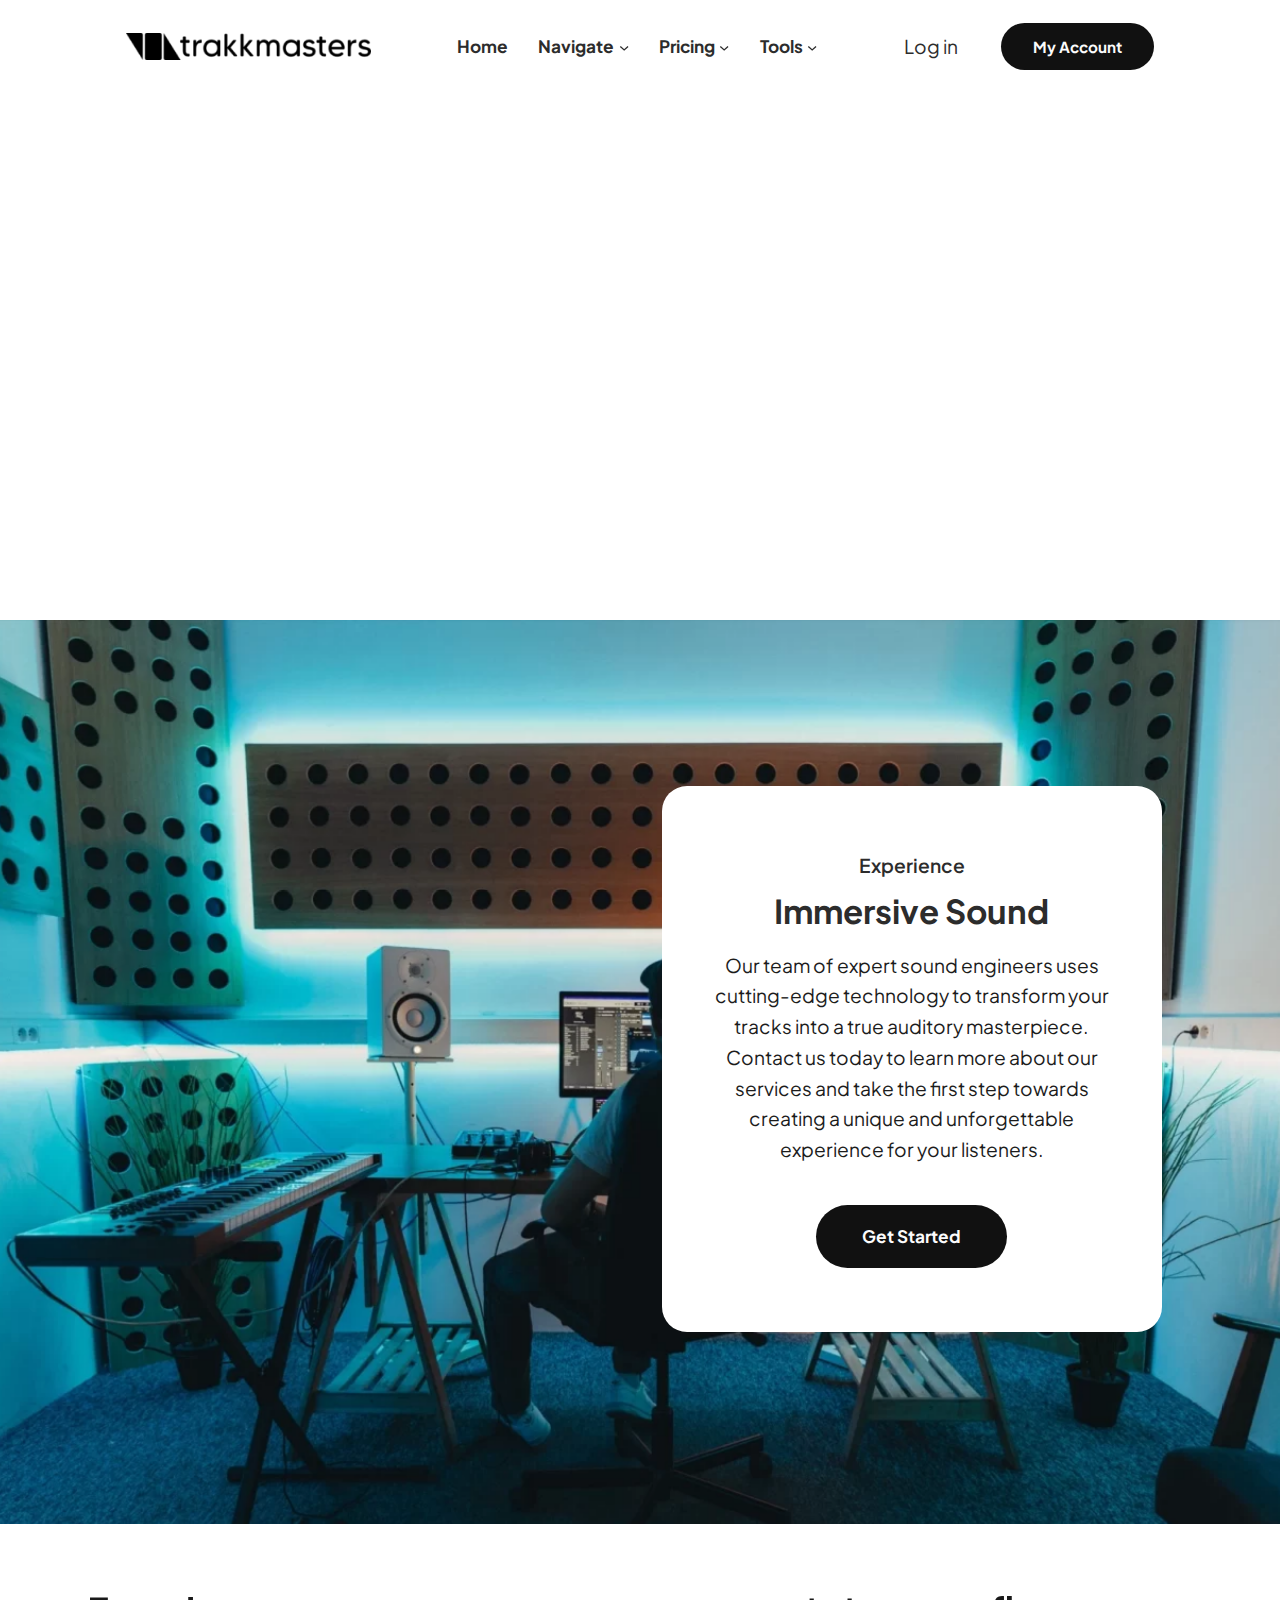
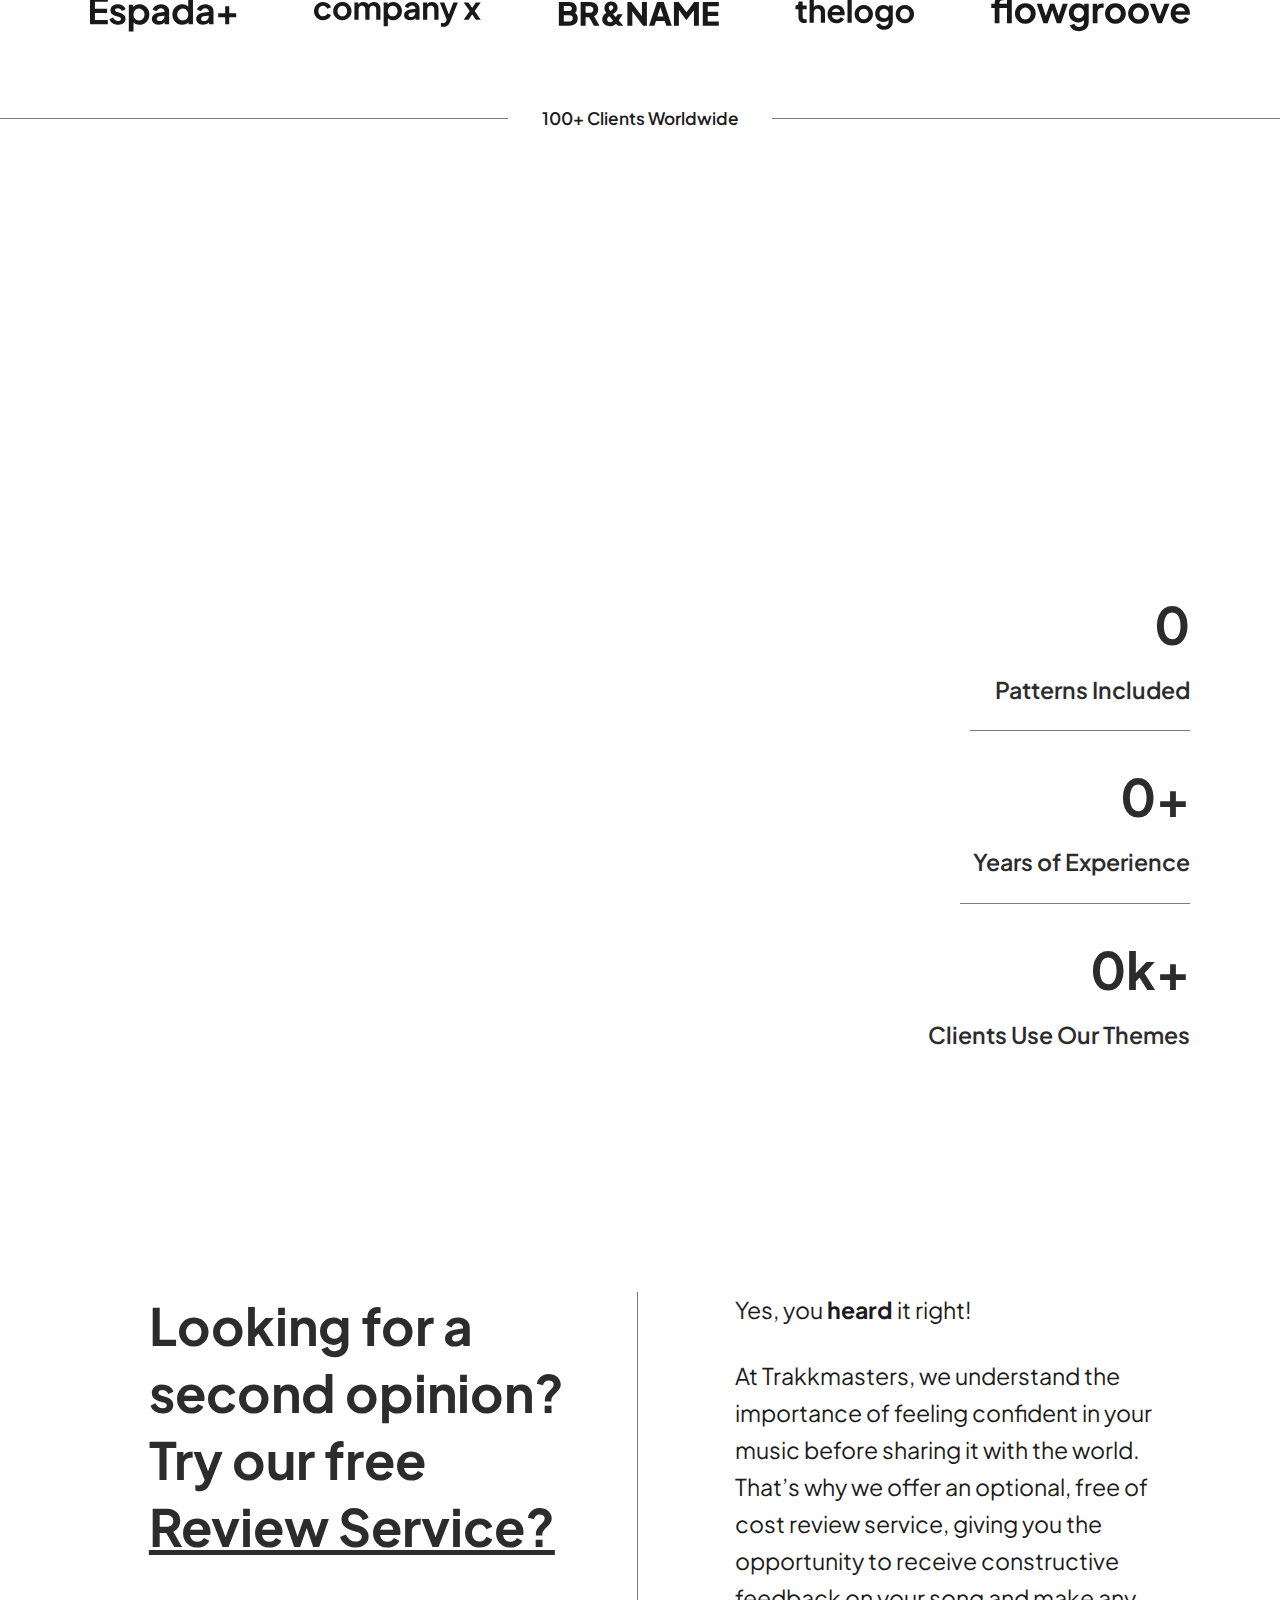
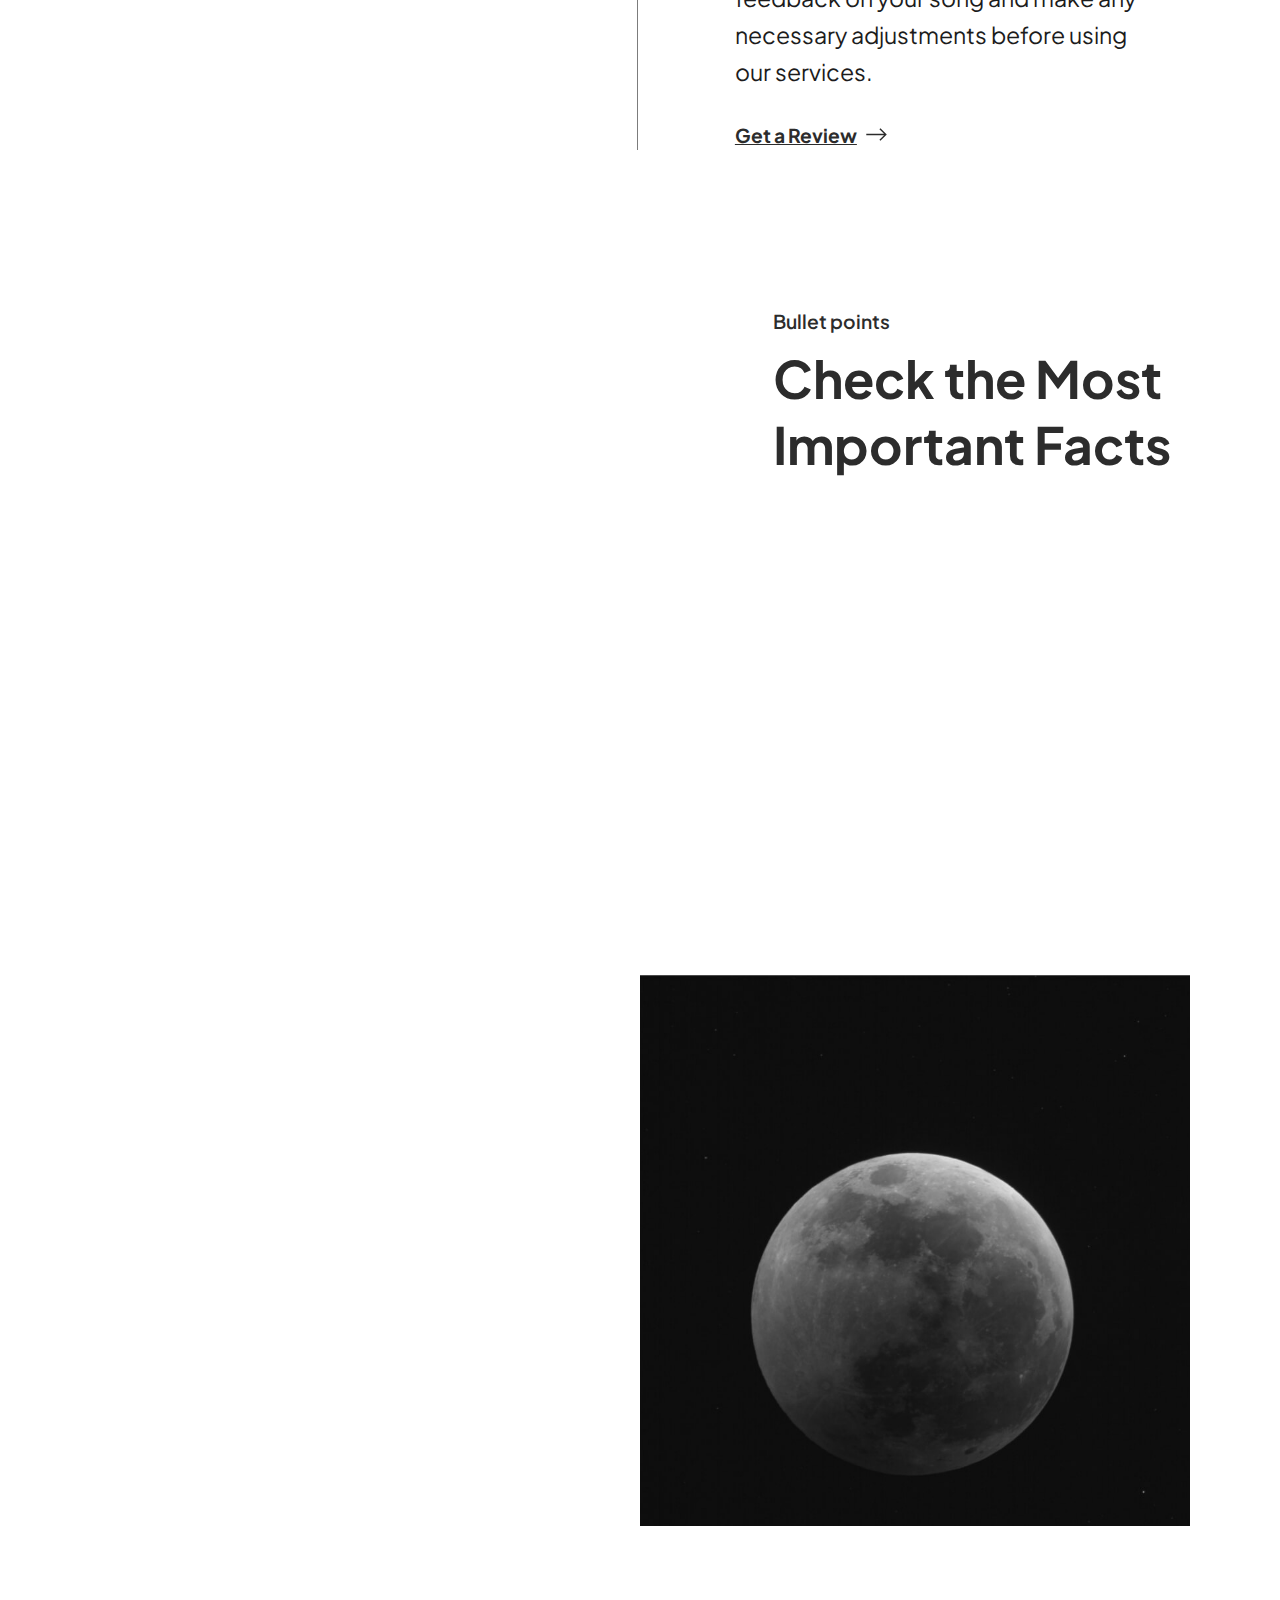
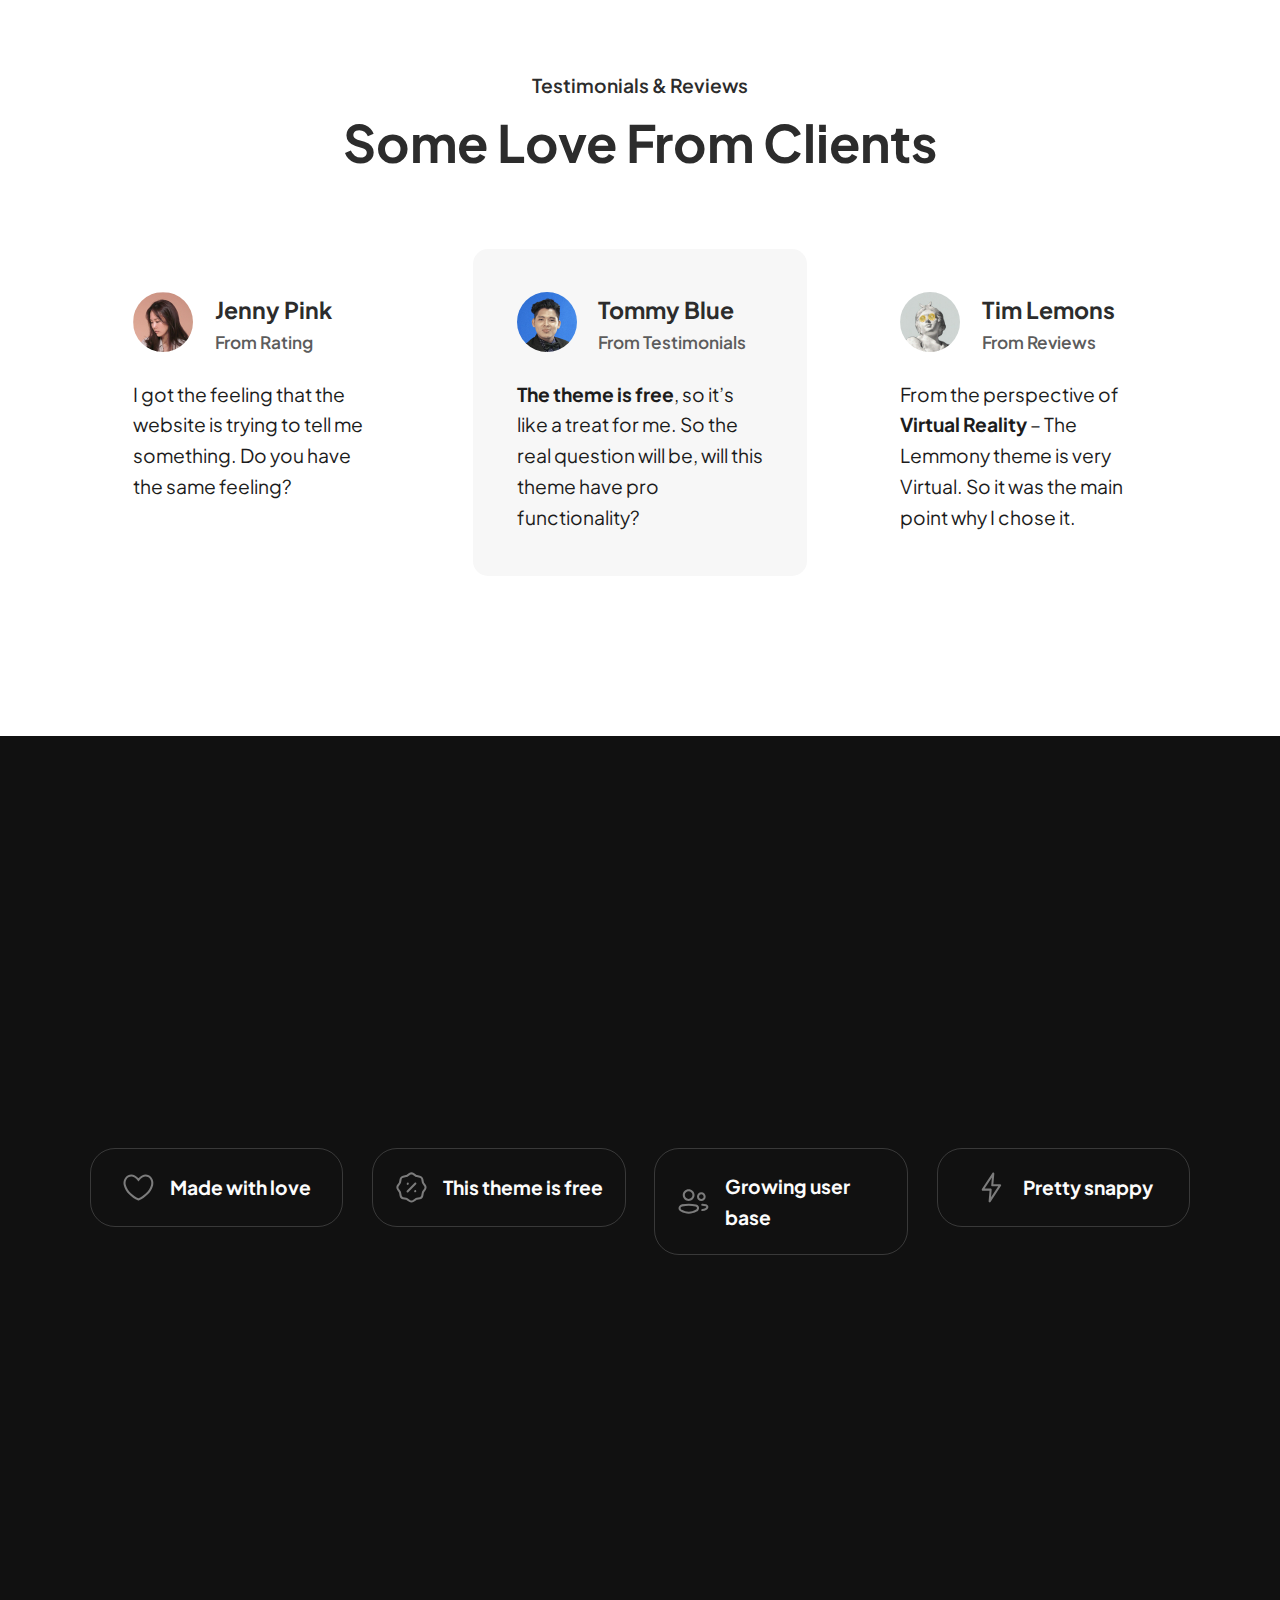
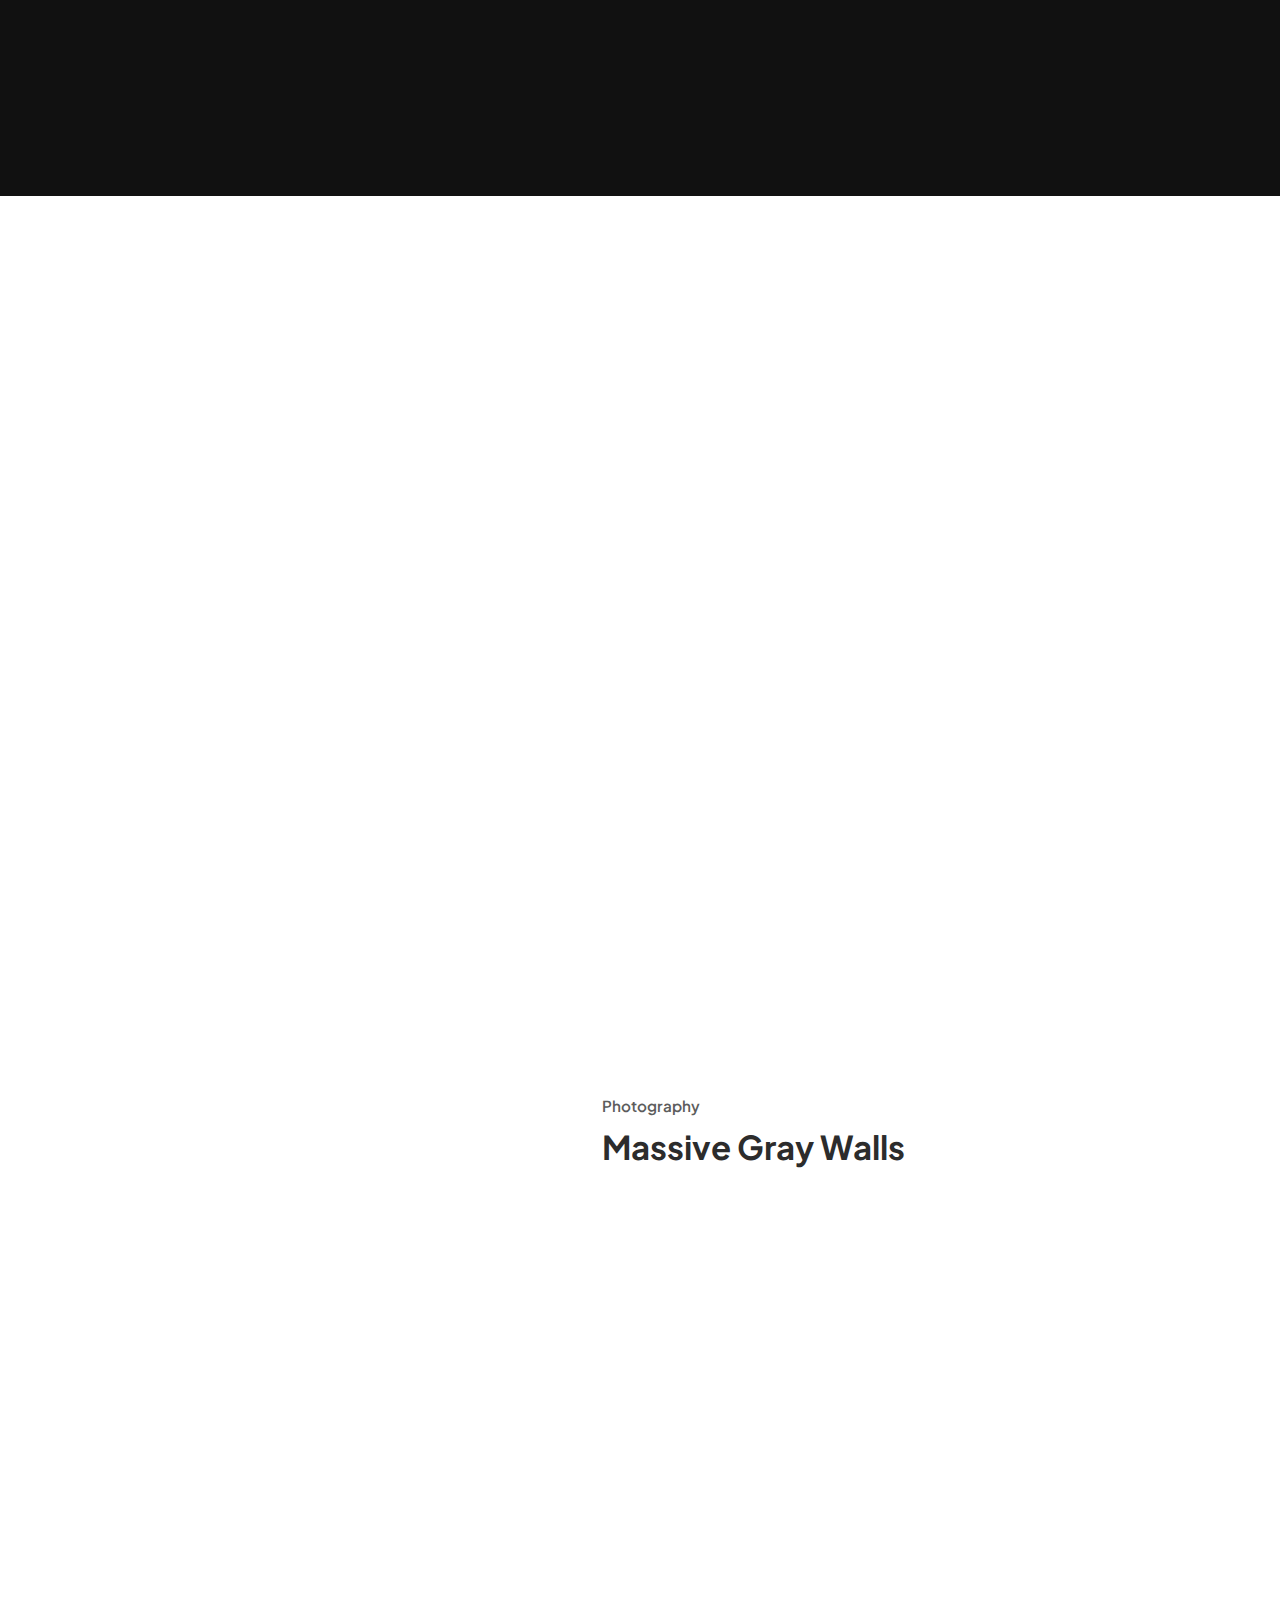
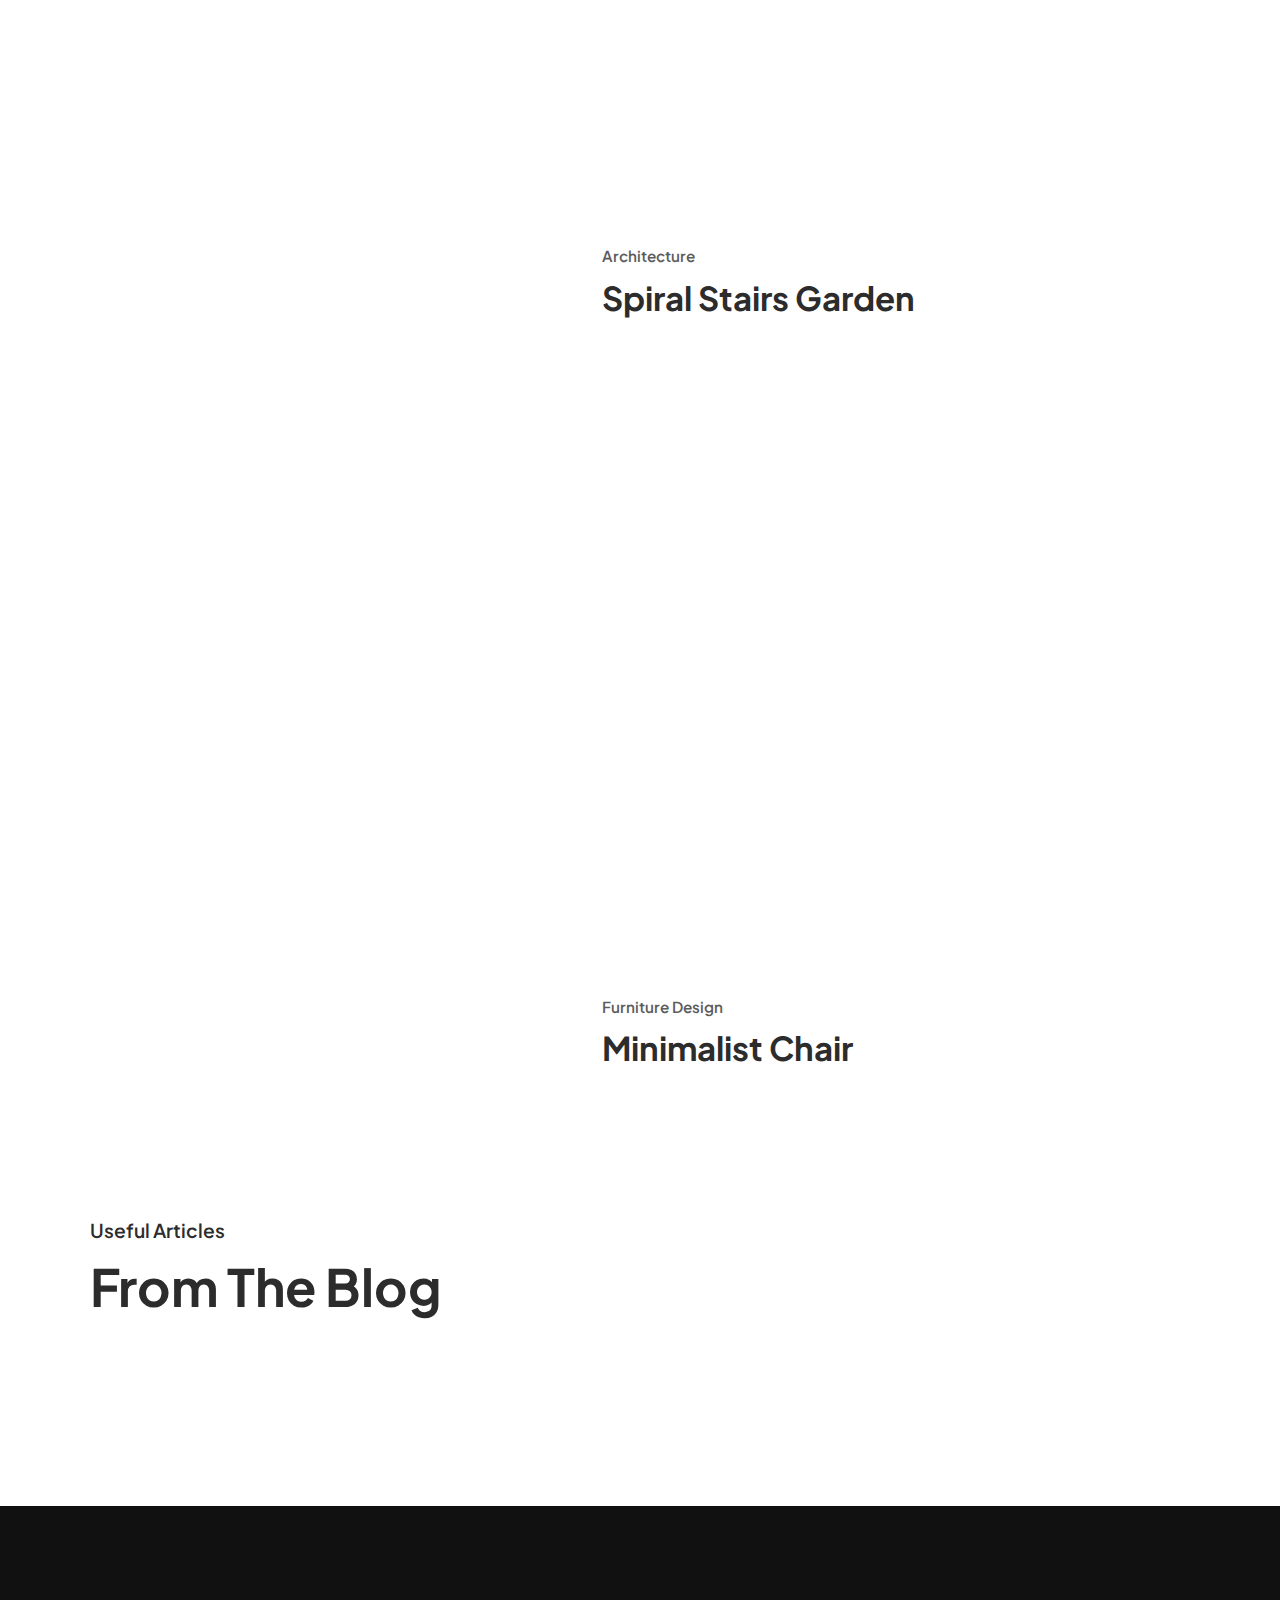
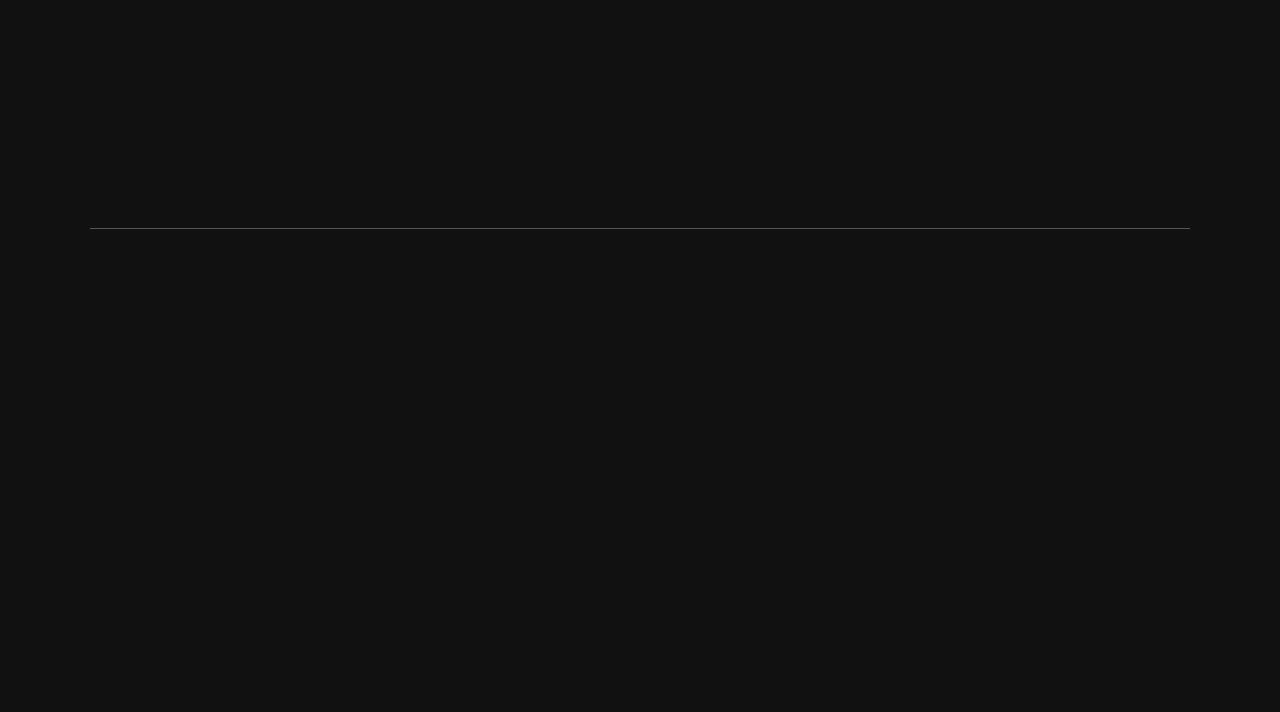
<file: index.html>
<!DOCTYPE html>
<html lang="en-US">
<head>
	<meta charset="UTF-8">
	<meta name="viewport" content="width=device-width, initial-scale=1">
<meta name="robots" content="max-image-preview:large">
<title>Trakkmasters &#8211; Enhance your music, enhance your life | Trakkmasters &#8211; Professional Mixing and Mastering Services</title>
<link rel="alternate" type="application/rss+xml" title="Trakkmasters &raquo; Feed" href="./feed/index.html">
<link rel="alternate" type="application/rss+xml" title="Trakkmasters &raquo; Comments Feed" href="./comments/feed/index.html">
<script>
window._wpemojiSettings = {"baseUrl":"https:\/\/s.w.org\/images\/core\/emoji\/14.0.0\/72x72\/","ext":".png","svgUrl":"https:\/\/s.w.org\/images\/core\/emoji\/14.0.0\/svg\/","svgExt":".svg","source":{"concatemoji":".\/\/wp-includes\/js\/wp-emoji-release.min.js?ver=6.2.2"}};
/*! This file is auto-generated */
!function(e,a,t){var n,r,o,i=a.createElement("canvas"),p=i.getContext&&i.getContext("2d");function s(e,t){p.clearRect(0,0,i.width,i.height),p.fillText(e,0,0);e=i.toDataURL();return p.clearRect(0,0,i.width,i.height),p.fillText(t,0,0),e===i.toDataURL()}function c(e){var t=a.createElement("script");t.src=e,t.defer=t.type="text/javascript",a.getElementsByTagName("head")[0].appendChild(t)}for(o=Array("flag","emoji"),t.supports={everything:!0,everythingExceptFlag:!0},r=0;r<o.length;r++)t.supports[o[r]]=function(e){if(p&&p.fillText)switch(p.textBaseline="top",p.font="600 32px Arial",e){case"flag":return s("🏳️‍⚧️","🏳️​⚧️")?!1:!s("🇺🇳","🇺​🇳")&&!s("🏴󠁧󠁢󠁥󠁮󠁧󠁿","🏴​󠁧​󠁢​󠁥​󠁮​󠁧​󠁿");case"emoji":return!s("🫱🏻‍🫲🏿","🫱🏻​🫲🏿")}return!1}(o[r]),t.supports.everything=t.supports.everything&&t.supports[o[r]],"flag"!==o[r]&&(t.supports.everythingExceptFlag=t.supports.everythingExceptFlag&&t.supports[o[r]]);t.supports.everythingExceptFlag=t.supports.everythingExceptFlag&&!t.supports.flag,t.DOMReady=!1,t.readyCallback=function(){t.DOMReady=!0},t.supports.everything||(n=function(){t.readyCallback()},a.addEventListener?(a.addEventListener("DOMContentLoaded",n,!1),e.addEventListener("load",n,!1)):(e.attachEvent("onload",n),a.attachEvent("onreadystatechange",function(){"complete"===a.readyState&&t.readyCallback()})),(e=t.source||{}).concatemoji?c(e.concatemoji):e.wpemoji&&e.twemoji&&(c(e.twemoji),c(e.wpemoji)))}(window,document,window._wpemojiSettings);
</script>
<style>img.wp-smiley,
img.emoji {
	display: inline !important;
	border: none !important;
	box-shadow: none !important;
	height: 1em !important;
	width: 1em !important;
	margin: 0 0.07em !important;
	vertical-align: -0.1em !important;
	background: none !important;
	padding: 0 !important;
}</style>
	<style id="wp-block-image-inline-css">.wp-block-image img{height:auto;max-width:100%;vertical-align:bottom}.wp-block-image img,.wp-block-image.has-custom-border img{box-sizing:border-box}.wp-block-image.aligncenter{text-align:center}.wp-block-image.alignfull img,.wp-block-image.alignwide img{height:auto;width:100%}.wp-block-image .aligncenter,.wp-block-image .alignleft,.wp-block-image .alignright,.wp-block-image.aligncenter,.wp-block-image.alignleft,.wp-block-image.alignright{display:table}.wp-block-image .aligncenter>figcaption,.wp-block-image .alignleft>figcaption,.wp-block-image .alignright>figcaption,.wp-block-image.aligncenter>figcaption,.wp-block-image.alignleft>figcaption,.wp-block-image.alignright>figcaption{caption-side:bottom;display:table-caption}.wp-block-image .alignleft{float:left;margin:.5em 1em .5em 0}.wp-block-image .alignright{float:right;margin:.5em 0 .5em 1em}.wp-block-image .aligncenter{margin-left:auto;margin-right:auto}.wp-block-image figcaption{margin-bottom:1em;margin-top:.5em}.wp-block-image .is-style-rounded img,.wp-block-image.is-style-circle-mask img,.wp-block-image.is-style-rounded img{border-radius:9999px}@supports ((-webkit-mask-image:none) or (mask-image:none)) or (-webkit-mask-image:none){.wp-block-image.is-style-circle-mask img{border-radius:0;-webkit-mask-image:url('data:image/svg+xml;utf8,<svg viewBox="0 0 100 100" xmlns="http://www.w3.org/2000/svg"><circle cx="50" cy="50" r="50"/></svg>');mask-image:url('data:image/svg+xml;utf8,<svg viewBox="0 0 100 100" xmlns="http://www.w3.org/2000/svg"><circle cx="50" cy="50" r="50"/></svg>');mask-mode:alpha;-webkit-mask-position:center;mask-position:center;-webkit-mask-repeat:no-repeat;mask-repeat:no-repeat;-webkit-mask-size:contain;mask-size:contain}}.wp-block-image :where(.has-border-color){border-style:solid}.wp-block-image :where([style*=border-top-color]){border-top-style:solid}.wp-block-image :where([style*=border-right-color]){border-right-style:solid}.wp-block-image :where([style*=border-bottom-color]){border-bottom-style:solid}.wp-block-image :where([style*=border-left-color]){border-left-style:solid}.wp-block-image :where([style*=border-width]){border-style:solid}.wp-block-image :where([style*=border-top-width]){border-top-style:solid}.wp-block-image :where([style*=border-right-width]){border-right-style:solid}.wp-block-image :where([style*=border-bottom-width]){border-bottom-style:solid}.wp-block-image :where([style*=border-left-width]){border-left-style:solid}.wp-block-image figure{margin:0}
.wp-block-image figcaption{color:#555;font-size:13px;text-align:center}.is-dark-theme .wp-block-image figcaption{color:hsla(0,0%,100%,.65)}.wp-block-image{margin:0 0 1em}</style>
<style id="wp-block-spacer-inline-css">.wp-block-spacer{clear:both}</style>
<style id="wp-block-navigation-link-inline-css">.wp-block-navigation .wp-block-navigation-item__label{overflow-wrap:break-word;word-break:normal}.wp-block-navigation .wp-block-navigation-item__description{display:none}</style>
<link rel="stylesheet" id="wp-block-navigation-css" href="./wp-includes/blocks/navigation/style.min.css?ver=6.2.2" media="all">
<style id="wp-block-navigation-inline-css">.wp-block-navigation{font-size: var(--wp--preset--font-size--tiny-plus);}
.wp-block-navigation a:where(:not(.wp-element-button)){color: inherit;}</style>
<style id="wp-block-columns-inline-css">.wp-block-columns{align-items:normal!important;box-sizing:border-box;display:flex;flex-wrap:wrap!important;margin-bottom:1.75em}@media (min-width:782px){.wp-block-columns{flex-wrap:nowrap!important}}.wp-block-columns.are-vertically-aligned-top{align-items:flex-start}.wp-block-columns.are-vertically-aligned-center{align-items:center}.wp-block-columns.are-vertically-aligned-bottom{align-items:flex-end}@media (max-width:781px){.wp-block-columns:not(.is-not-stacked-on-mobile)>.wp-block-column{flex-basis:100%!important}}@media (min-width:782px){.wp-block-columns:not(.is-not-stacked-on-mobile)>.wp-block-column{flex-basis:0;flex-grow:1}.wp-block-columns:not(.is-not-stacked-on-mobile)>.wp-block-column[style*=flex-basis]{flex-grow:0}}.wp-block-columns.is-not-stacked-on-mobile{flex-wrap:nowrap!important}.wp-block-columns.is-not-stacked-on-mobile>.wp-block-column{flex-basis:0;flex-grow:1}.wp-block-columns.is-not-stacked-on-mobile>.wp-block-column[style*=flex-basis]{flex-grow:0}:where(.wp-block-columns.has-background){padding:1.25em 2.375em}.wp-block-column{flex-grow:1;min-width:0;overflow-wrap:break-word;word-break:break-word}.wp-block-column.is-vertically-aligned-top{align-self:flex-start}.wp-block-column.is-vertically-aligned-center{align-self:center}.wp-block-column.is-vertically-aligned-bottom{align-self:flex-end}.wp-block-column.is-vertically-aligned-bottom,.wp-block-column.is-vertically-aligned-center,.wp-block-column.is-vertically-aligned-top{width:100%}
.wp-block-columns.is-layout-flow > *{margin-block-start: 0;margin-block-end: 0;}.wp-block-columns.is-layout-flow > * + *{margin-block-start: 50px;margin-block-end: 0;}.wp-block-columns.is-layout-constrained > *{margin-block-start: 0;margin-block-end: 0;}.wp-block-columns.is-layout-constrained > * + *{margin-block-start: 50px;margin-block-end: 0;}.wp-block-columns.is-layout-flex{gap: 50px;}</style>
<style id="wp-block-button-inline-css">.wp-block-button__link{box-sizing:border-box;cursor:pointer;display:inline-block;text-align:center;word-break:break-word}.wp-block-button__link.aligncenter{text-align:center}.wp-block-button__link.alignright{text-align:right}:where(.wp-block-button__link){border-radius:9999px;box-shadow:none;padding:calc(.667em + 2px) calc(1.333em + 2px);text-decoration:none}.wp-block-button[style*=text-decoration] .wp-block-button__link{text-decoration:inherit}.wp-block-buttons>.wp-block-button.has-custom-width{max-width:none}.wp-block-buttons>.wp-block-button.has-custom-width .wp-block-button__link{width:100%}.wp-block-buttons>.wp-block-button.has-custom-font-size .wp-block-button__link{font-size:inherit}.wp-block-buttons>.wp-block-button.wp-block-button__width-25{width:calc(25% - var(--wp--style--block-gap, .5em)*.75)}.wp-block-buttons>.wp-block-button.wp-block-button__width-50{width:calc(50% - var(--wp--style--block-gap, .5em)*.5)}.wp-block-buttons>.wp-block-button.wp-block-button__width-75{width:calc(75% - var(--wp--style--block-gap, .5em)*.25)}.wp-block-buttons>.wp-block-button.wp-block-button__width-100{flex-basis:100%;width:100%}.wp-block-buttons.is-vertical>.wp-block-button.wp-block-button__width-25{width:25%}.wp-block-buttons.is-vertical>.wp-block-button.wp-block-button__width-50{width:50%}.wp-block-buttons.is-vertical>.wp-block-button.wp-block-button__width-75{width:75%}.wp-block-button.is-style-squared,.wp-block-button__link.wp-block-button.is-style-squared{border-radius:0}.wp-block-button.no-border-radius,.wp-block-button__link.no-border-radius{border-radius:0!important}.wp-block-button .wp-block-button__link.is-style-outline,.wp-block-button.is-style-outline>.wp-block-button__link{border:2px solid;padding:.667em 1.333em}.wp-block-button .wp-block-button__link.is-style-outline:not(.has-text-color),.wp-block-button.is-style-outline>.wp-block-button__link:not(.has-text-color){color:currentColor}.wp-block-button .wp-block-button__link.is-style-outline:not(.has-background),.wp-block-button.is-style-outline>.wp-block-button__link:not(.has-background){background-color:transparent;background-image:none}</style>
<style id="wp-block-buttons-inline-css">.wp-block-buttons.is-vertical{flex-direction:column}.wp-block-buttons.is-vertical>.wp-block-button:last-child{margin-bottom:0}.wp-block-buttons>.wp-block-button{display:inline-block;margin:0}.wp-block-buttons.is-content-justification-left{justify-content:flex-start}.wp-block-buttons.is-content-justification-left.is-vertical{align-items:flex-start}.wp-block-buttons.is-content-justification-center{justify-content:center}.wp-block-buttons.is-content-justification-center.is-vertical{align-items:center}.wp-block-buttons.is-content-justification-right{justify-content:flex-end}.wp-block-buttons.is-content-justification-right.is-vertical{align-items:flex-end}.wp-block-buttons.is-content-justification-space-between{justify-content:space-between}.wp-block-buttons.aligncenter{text-align:center}.wp-block-buttons:not(.is-content-justification-space-between,.is-content-justification-right,.is-content-justification-left,.is-content-justification-center) .wp-block-button.aligncenter{margin-left:auto;margin-right:auto;width:100%}.wp-block-buttons[style*=text-decoration] .wp-block-button,.wp-block-buttons[style*=text-decoration] .wp-block-button__link{text-decoration:inherit}.wp-block-buttons.has-custom-font-size .wp-block-button__link{font-size:inherit}.wp-block-button.aligncenter{text-align:center}</style>
<style id="wp-block-group-inline-css">.wp-block-group{box-sizing:border-box}
:where(.wp-block-group.has-background){padding:1.25em 2.375em}</style>
<style id="wp-block-template-part-inline-css">.wp-block-template-part.has-background{margin-bottom:0;margin-top:0;padding:1.25em 2.375em}</style>
<style id="wp-block-heading-inline-css">h1.has-background,h2.has-background,h3.has-background,h4.has-background,h5.has-background,h6.has-background{padding:1.25em 2.375em}</style>
<style id="lemmony-companion-icon-style-inline-css">.wp-block-lemmony-companion-icon{font-size:3.125rem;line-height:0}.wp-block-lemmony-companion-icon svg{fill:currentColor;height:1em;width:1em}.wp-block-lemmony-companion-icon.aligncenter{text-align:center}</style>
<style id="wp-block-paragraph-inline-css">.is-small-text{font-size:.875em}.is-regular-text{font-size:1em}.is-large-text{font-size:2.25em}.is-larger-text{font-size:3em}.has-drop-cap:not(:focus):first-letter{float:left;font-size:8.4em;font-style:normal;font-weight:100;line-height:.68;margin:.05em .1em 0 0;text-transform:uppercase}body.rtl .has-drop-cap:not(:focus):first-letter{float:none;margin-left:.1em}p.has-drop-cap.has-background{overflow:hidden}p.has-background{padding:1.25em 2.375em}:where(p.has-text-color:not(.has-link-color)) a{color:inherit}
p{color: var(--wp--preset--color--paragraph);}</style>
<link rel="stylesheet" id="wp-block-cover-css" href="./wp-includes/blocks/cover/style.min.css?ver=6.2.2" media="all">
<style id="wp-duotone-unset-25-inline-css">.wp-duotone-unset-25 > .wp-block-cover__image-background, .wp-duotone-unset-25 > .wp-block-cover__video-background{filter:none !important;}</style>
<style id="wp-block-separator-inline-css">@charset "UTF-8";.wp-block-separator{border:1px solid;border-left:none;border-right:none}.wp-block-separator.is-style-dots{background:none!important;border:none;height:auto;line-height:1;text-align:center}.wp-block-separator.is-style-dots:before{color:currentColor;content:"···";font-family:serif;font-size:1.5em;letter-spacing:2em;padding-left:2em}
.wp-block-separator.has-css-opacity{opacity:.4}.wp-block-separator{border:none;border-bottom:2px solid;margin-left:auto;margin-right:auto}.wp-block-separator.has-alpha-channel-opacity{opacity:1}.wp-block-separator:not(.is-style-wide):not(.is-style-dots){width:100px}.wp-block-separator.has-background:not(.is-style-dots){border-bottom:none;height:1px}.wp-block-separator.has-background:not(.is-style-wide):not(.is-style-dots){height:2px}
.wp-block-separator{background-color: var(--wp--preset--color--border);border-width: 0 0 1px 0;color: var(--wp--preset--color--border);}</style>
<style id="wp-duotone-unset-39-inline-css">.wp-duotone-unset-39 img, .wp-duotone-unset-39 .components-placeholder{filter:none !important;}</style>
<style id="wp-duotone-unset-118-inline-css">.wp-duotone-unset-118 > .wp-block-cover__image-background, .wp-duotone-unset-118 > .wp-block-cover__video-background{filter:none !important;}</style>
<style id="wp-block-post-template-inline-css">.wp-block-post-template{list-style:none;margin-bottom:0;margin-top:0;max-width:100%;padding:0}.wp-block-post-template.wp-block-post-template{background:none}.wp-block-post-template.is-flex-container{display:flex;flex-direction:row;flex-wrap:wrap;gap:1.25em}.wp-block-post-template.is-flex-container li{margin:0;width:100%}@media (min-width:600px){.wp-block-post-template.is-flex-container.is-flex-container.columns-2>li{width:calc(50% - .625em)}.wp-block-post-template.is-flex-container.is-flex-container.columns-3>li{width:calc(33.33333% - .83333em)}.wp-block-post-template.is-flex-container.is-flex-container.columns-4>li{width:calc(25% - .9375em)}.wp-block-post-template.is-flex-container.is-flex-container.columns-5>li{width:calc(20% - 1em)}.wp-block-post-template.is-flex-container.is-flex-container.columns-6>li{width:calc(16.66667% - 1.04167em)}}</style>
<style id="wp-block-library-inline-css">:root{--wp-admin-theme-color:#007cba;--wp-admin-theme-color--rgb:0,124,186;--wp-admin-theme-color-darker-10:#006ba1;--wp-admin-theme-color-darker-10--rgb:0,107,161;--wp-admin-theme-color-darker-20:#005a87;--wp-admin-theme-color-darker-20--rgb:0,90,135;--wp-admin-border-width-focus:2px;--wp-block-synced-color:#7a00df;--wp-block-synced-color--rgb:122,0,223}@media (-webkit-min-device-pixel-ratio:2),(min-resolution:192dpi){:root{--wp-admin-border-width-focus:1.5px}}.wp-element-button{cursor:pointer}:root{--wp--preset--font-size--normal:16px;--wp--preset--font-size--huge:42px}:root .has-very-light-gray-background-color{background-color:#eee}:root .has-very-dark-gray-background-color{background-color:#313131}:root .has-very-light-gray-color{color:#eee}:root .has-very-dark-gray-color{color:#313131}:root .has-vivid-green-cyan-to-vivid-cyan-blue-gradient-background{background:linear-gradient(135deg,#00d084,#0693e3)}:root .has-purple-crush-gradient-background{background:linear-gradient(135deg,#34e2e4,#4721fb 50%,#ab1dfe)}:root .has-hazy-dawn-gradient-background{background:linear-gradient(135deg,#faaca8,#dad0ec)}:root .has-subdued-olive-gradient-background{background:linear-gradient(135deg,#fafae1,#67a671)}:root .has-atomic-cream-gradient-background{background:linear-gradient(135deg,#fdd79a,#004a59)}:root .has-nightshade-gradient-background{background:linear-gradient(135deg,#330968,#31cdcf)}:root .has-midnight-gradient-background{background:linear-gradient(135deg,#020381,#2874fc)}.has-regular-font-size{font-size:1em}.has-larger-font-size{font-size:2.625em}.has-normal-font-size{font-size:var(--wp--preset--font-size--normal)}.has-huge-font-size{font-size:var(--wp--preset--font-size--huge)}.has-text-align-center{text-align:center}.has-text-align-left{text-align:left}.has-text-align-right{text-align:right}#end-resizable-editor-section{display:none}.aligncenter{clear:both}.items-justified-left{justify-content:flex-start}.items-justified-center{justify-content:center}.items-justified-right{justify-content:flex-end}.items-justified-space-between{justify-content:space-between}.screen-reader-text{clip:rect(1px,1px,1px,1px);word-wrap:normal!important;border:0;-webkit-clip-path:inset(50%);clip-path:inset(50%);height:1px;margin:-1px;overflow:hidden;padding:0;position:absolute;width:1px}.screen-reader-text:focus{clip:auto!important;background-color:#ddd;-webkit-clip-path:none;clip-path:none;color:#444;display:block;font-size:1em;height:auto;left:5px;line-height:normal;padding:15px 23px 14px;text-decoration:none;top:5px;width:auto;z-index:100000}html :where(.has-border-color){border-style:solid}html :where([style*=border-top-color]){border-top-style:solid}html :where([style*=border-right-color]){border-right-style:solid}html :where([style*=border-bottom-color]){border-bottom-style:solid}html :where([style*=border-left-color]){border-left-style:solid}html :where([style*=border-width]){border-style:solid}html :where([style*=border-top-width]){border-top-style:solid}html :where([style*=border-right-width]){border-right-style:solid}html :where([style*=border-bottom-width]){border-bottom-style:solid}html :where([style*=border-left-width]){border-left-style:solid}html :where(img[class*=wp-image-]){height:auto;max-width:100%}figure{margin:0 0 1em}html :where(.is-position-sticky){--wp-admin--admin-bar--position-offset:var(--wp-admin--admin-bar--height,0px)}@media screen and (max-width:600px){html :where(.is-position-sticky){--wp-admin--admin-bar--position-offset:0px}}</style>
<style id="global-styles-inline-css">body{--wp--preset--color--black: #000000;--wp--preset--color--cyan-bluish-gray: #abb8c3;--wp--preset--color--white: #ffffff;--wp--preset--color--pale-pink: #f78da7;--wp--preset--color--vivid-red: #cf2e2e;--wp--preset--color--luminous-vivid-orange: #ff6900;--wp--preset--color--luminous-vivid-amber: #fcb900;--wp--preset--color--light-green-cyan: #7bdcb5;--wp--preset--color--vivid-green-cyan: #00d084;--wp--preset--color--pale-cyan-blue: #8ed1fc;--wp--preset--color--vivid-cyan-blue: #0693e3;--wp--preset--color--vivid-purple: #9b51e0;--wp--preset--color--primary: #1AAD64;--wp--preset--color--secondary: #2750E1;--wp--preset--color--lemmonary: #FFE156;--wp--preset--color--body: #2C2C2C;--wp--preset--color--body-alt: #FCFCFC;--wp--preset--color--paragraph: #1C1C1C;--wp--preset--color--paragraph-alt: #757575;--wp--preset--color--meta: #5C5C5C;--wp--preset--color--border: #7C7C7C;--wp--preset--color--border-alt: #E0E0E0;--wp--preset--color--midground: #F7F7F7;--wp--preset--color--midground-alt: #ececec;--wp--preset--color--background: #FFFFFF;--wp--preset--color--background-alt: #111111;--wp--preset--color--transparent: #ffffff00;--wp--preset--gradient--vivid-cyan-blue-to-vivid-purple: linear-gradient(135deg,rgba(6,147,227,1) 0%,rgb(155,81,224) 100%);--wp--preset--gradient--light-green-cyan-to-vivid-green-cyan: linear-gradient(135deg,rgb(122,220,180) 0%,rgb(0,208,130) 100%);--wp--preset--gradient--luminous-vivid-amber-to-luminous-vivid-orange: linear-gradient(135deg,rgba(252,185,0,1) 0%,rgba(255,105,0,1) 100%);--wp--preset--gradient--luminous-vivid-orange-to-vivid-red: linear-gradient(135deg,rgba(255,105,0,1) 0%,rgb(207,46,46) 100%);--wp--preset--gradient--very-light-gray-to-cyan-bluish-gray: linear-gradient(135deg,rgb(238,238,238) 0%,rgb(169,184,195) 100%);--wp--preset--gradient--cool-to-warm-spectrum: linear-gradient(135deg,rgb(74,234,220) 0%,rgb(151,120,209) 20%,rgb(207,42,186) 40%,rgb(238,44,130) 60%,rgb(251,105,98) 80%,rgb(254,248,76) 100%);--wp--preset--gradient--blush-light-purple: linear-gradient(135deg,rgb(255,206,236) 0%,rgb(152,150,240) 100%);--wp--preset--gradient--blush-bordeaux: linear-gradient(135deg,rgb(254,205,165) 0%,rgb(254,45,45) 50%,rgb(107,0,62) 100%);--wp--preset--gradient--luminous-dusk: linear-gradient(135deg,rgb(255,203,112) 0%,rgb(199,81,192) 50%,rgb(65,88,208) 100%);--wp--preset--gradient--pale-ocean: linear-gradient(135deg,rgb(255,245,203) 0%,rgb(182,227,212) 50%,rgb(51,167,181) 100%);--wp--preset--gradient--electric-grass: linear-gradient(135deg,rgb(202,248,128) 0%,rgb(113,206,126) 100%);--wp--preset--gradient--midnight: linear-gradient(135deg,rgb(2,3,129) 0%,rgb(40,116,252) 100%);--wp--preset--duotone--dark-grayscale: url('#wp-duotone-dark-grayscale');--wp--preset--duotone--grayscale: url('#wp-duotone-grayscale');--wp--preset--duotone--purple-yellow: url('#wp-duotone-purple-yellow');--wp--preset--duotone--blue-red: url('#wp-duotone-blue-red');--wp--preset--duotone--midnight: url('#wp-duotone-midnight');--wp--preset--duotone--magenta-yellow: url('#wp-duotone-magenta-yellow');--wp--preset--duotone--purple-green: url('#wp-duotone-purple-green');--wp--preset--duotone--blue-orange: url('#wp-duotone-blue-orange');--wp--preset--font-size--small: clamp(1.125rem, 1.125rem + ((1vw - 0.48rem) * 0.24), 1.25rem);--wp--preset--font-size--medium: clamp(1.5rem, 1.5rem + ((1vw - 0.48rem) * 0.721), 1.875rem);--wp--preset--font-size--large: clamp(2.25rem, 2.25rem + ((1vw - 0.48rem) * 1.442), 3rem);--wp--preset--font-size--x-large: clamp(31.5px, 1.969rem + ((1vw - 7.68px) * 1.262), 42px);--wp--preset--font-size--tiny: clamp(0.875rem, 0.875rem + ((1vw - 0.48rem) * 0.24), 1rem);--wp--preset--font-size--tiny-plus: clamp(1rem, 1rem + ((1vw - 0.48rem) * 0.24), 1.125rem);--wp--preset--font-size--small-plus: clamp(1.35rem, 1.35rem + ((1vw - 0.48rem) * 0.288), 1.5rem);--wp--preset--font-size--medium-plus: clamp(1.75rem, 1.75rem + ((1vw - 0.48rem) * 0.962), 2.25rem);--wp--preset--font-size--large-plus: clamp(2.75rem, 2.75rem + ((1vw - 0.48rem) * 1.442), 3.5rem);--wp--preset--font-size--huge: clamp(2.85rem, 2.85rem + ((1vw - 0.48rem) * 3.173), 4.5rem);--wp--preset--font-size--huge-plus: clamp(3.15rem, 3.15rem + ((1vw - 0.48rem) * 3.558), 5rem);--wp--preset--font-size--gigantic: clamp(3.5rem, 3.5rem + ((1vw - 0.48rem) * 4.808), 6rem);--wp--preset--font-family--system-font: -apple-system,BlinkMacSystemFont,"Segoe UI",Roboto,Oxygen-Sans,Ubuntu,Cantarell,"Helvetica Neue",sans-serif;--wp--preset--font-family--plus-jakarta: "Plus Jakarta Sans", sans-serif;--wp--preset--spacing--10: 0.5rem;--wp--preset--spacing--20: clamp(0.875rem, 0.875rem + ((1vw - 0.48rem) * 0.24), 1rem);--wp--preset--spacing--30: clamp(1.125rem, 1.125rem + ((1vw - 0.48rem) * 0.721), 1.5rem);--wp--preset--spacing--40: clamp(1.5rem, 1.5rem + ((1vw - 0.48rem) * 0.962), 2rem);--wp--preset--spacing--50: clamp(2.25rem, 2.25rem + ((1vw - 0.48rem) * 1.442), 3rem);--wp--preset--spacing--60: clamp(3rem, 3rem + ((1vw - 0.48rem) * 1.923), 4rem);--wp--preset--spacing--70: clamp(3.75rem, 3.75rem + ((1vw - 0.48rem) * 2.404), 5rem);--wp--preset--shadow--natural: 6px 6px 9px rgba(0, 0, 0, 0.2);--wp--preset--shadow--deep: 12px 12px 50px rgba(0, 0, 0, 0.4);--wp--preset--shadow--sharp: 6px 6px 0px rgba(0, 0, 0, 0.2);--wp--preset--shadow--outlined: 6px 6px 0px -3px rgba(255, 255, 255, 1), 6px 6px rgba(0, 0, 0, 1);--wp--preset--shadow--crisp: 6px 6px 0px rgba(0, 0, 0, 1);}body { margin: 0;--wp--style--global--content-size: 774px;--wp--style--global--wide-size: 1600px; }.wp-site-blocks { padding-top: var(--wp--style--root--padding-top); padding-bottom: var(--wp--style--root--padding-bottom); }.has-global-padding { padding-right: var(--wp--style--root--padding-right); padding-left: var(--wp--style--root--padding-left); }.has-global-padding :where(.has-global-padding) { padding-right: 0; padding-left: 0; }.has-global-padding > .alignfull { margin-right: calc(var(--wp--style--root--padding-right) * -1); margin-left: calc(var(--wp--style--root--padding-left) * -1); }.has-global-padding :where(.has-global-padding) > .alignfull { margin-right: 0; margin-left: 0; }.has-global-padding > .alignfull:where(:not(.has-global-padding)) > :where([class*="wp-block-"]:not(.alignfull):not([class*="__"]),p,h1,h2,h3,h4,h5,h6,ul,ol) { padding-right: var(--wp--style--root--padding-right); padding-left: var(--wp--style--root--padding-left); }.has-global-padding :where(.has-global-padding) > .alignfull:where(:not(.has-global-padding)) > :where([class*="wp-block-"]:not(.alignfull):not([class*="__"]),p,h1,h2,h3,h4,h5,h6,ul,ol) { padding-right: 0; padding-left: 0; }.wp-site-blocks > .alignleft { float: left; margin-right: 2em; }.wp-site-blocks > .alignright { float: right; margin-left: 2em; }.wp-site-blocks > .aligncenter { justify-content: center; margin-left: auto; margin-right: auto; }.wp-site-blocks > * { margin-block-start: 0; margin-block-end: 0; }.wp-site-blocks > * + * { margin-block-start: var(--wp--preset--spacing--30); }body { --wp--style--block-gap: var(--wp--preset--spacing--30); }body .is-layout-flow > *{margin-block-start: 0;margin-block-end: 0;}body .is-layout-flow > * + *{margin-block-start: var(--wp--preset--spacing--30);margin-block-end: 0;}body .is-layout-constrained > *{margin-block-start: 0;margin-block-end: 0;}body .is-layout-constrained > * + *{margin-block-start: var(--wp--preset--spacing--30);margin-block-end: 0;}body .is-layout-flex{gap: var(--wp--preset--spacing--30);}body .is-layout-flow > .alignleft{float: left;margin-inline-start: 0;margin-inline-end: 2em;}body .is-layout-flow > .alignright{float: right;margin-inline-start: 2em;margin-inline-end: 0;}body .is-layout-flow > .aligncenter{margin-left: auto !important;margin-right: auto !important;}body .is-layout-constrained > .alignleft{float: left;margin-inline-start: 0;margin-inline-end: 2em;}body .is-layout-constrained > .alignright{float: right;margin-inline-start: 2em;margin-inline-end: 0;}body .is-layout-constrained > .aligncenter{margin-left: auto !important;margin-right: auto !important;}body .is-layout-constrained > :where(:not(.alignleft):not(.alignright):not(.alignfull)){max-width: var(--wp--style--global--content-size);margin-left: auto !important;margin-right: auto !important;}body .is-layout-constrained > .alignwide{max-width: var(--wp--style--global--wide-size);}body .is-layout-flex{display: flex;}body .is-layout-flex{flex-wrap: wrap;align-items: center;}body .is-layout-flex > *{margin: 0;}body{background-color: var(--wp--preset--color--background);color: var(--wp--preset--color--body);font-family: var(--wp--preset--font-family--plus-jakarta);font-size: var(--wp--preset--font-size--small);line-height: 1.6;--wp--style--root--padding-top: 0px;--wp--style--root--padding-right: 7vw;--wp--style--root--padding-bottom: 0px;--wp--style--root--padding-left: 7vw;}a:where(:not(.wp-element-button)){color: inherit;text-decoration: underline;}a:where(:not(.wp-element-button)):hover{color: var(--wp--preset--color--primary?);}h1, h2, h3, h4, h5, h6{font-weight: 700;line-height: 1.3;}h1{font-size: var(--wp--preset--font-size--huge);line-height: 1.3;}h2{font-size: var(--wp--preset--font-size--large-plus);}h3{font-size: var(--wp--preset--font-size--);}h4{font-size: var(--wp--preset--font-size--large);}h5{font-size: var(--wp--preset--font-size--small-plus);}h6{font-size: var(--wp--preset--font-size--tiny-plus);}.wp-element-button, .wp-block-button__link{background-color: var(--wp--preset--color--primary);border-radius: 9999px;border-width: 0px;color: var(--wp--preset--color--body-alt);font-family: inherit;font-size: var(--wp--preset--font-size--tiny-plus);font-weight: 700;line-height: 1;padding-top: 1.334em;padding-right: 2.667em;padding-bottom: 1.334em;padding-left: 2.667em;text-decoration: none;}.wp-element-button:hover, .wp-block-button__link:hover{background-color: var(--wp--preset--color--primary);color: var(--wp--preset--color--body-alt);}.has-black-color{color: var(--wp--preset--color--black) !important;}.has-cyan-bluish-gray-color{color: var(--wp--preset--color--cyan-bluish-gray) !important;}.has-white-color{color: var(--wp--preset--color--white) !important;}.has-pale-pink-color{color: var(--wp--preset--color--pale-pink) !important;}.has-vivid-red-color{color: var(--wp--preset--color--vivid-red) !important;}.has-luminous-vivid-orange-color{color: var(--wp--preset--color--luminous-vivid-orange) !important;}.has-luminous-vivid-amber-color{color: var(--wp--preset--color--luminous-vivid-amber) !important;}.has-light-green-cyan-color{color: var(--wp--preset--color--light-green-cyan) !important;}.has-vivid-green-cyan-color{color: var(--wp--preset--color--vivid-green-cyan) !important;}.has-pale-cyan-blue-color{color: var(--wp--preset--color--pale-cyan-blue) !important;}.has-vivid-cyan-blue-color{color: var(--wp--preset--color--vivid-cyan-blue) !important;}.has-vivid-purple-color{color: var(--wp--preset--color--vivid-purple) !important;}.has-primary-color{color: var(--wp--preset--color--primary) !important;}.has-secondary-color{color: var(--wp--preset--color--secondary) !important;}.has-lemmonary-color{color: var(--wp--preset--color--lemmonary) !important;}.has-body-color{color: var(--wp--preset--color--body) !important;}.has-body-alt-color{color: var(--wp--preset--color--body-alt) !important;}.has-paragraph-color{color: var(--wp--preset--color--paragraph) !important;}.has-paragraph-alt-color{color: var(--wp--preset--color--paragraph-alt) !important;}.has-meta-color{color: var(--wp--preset--color--meta) !important;}.has-border-color{color: var(--wp--preset--color--border) !important;}.has-border-alt-color{color: var(--wp--preset--color--border-alt) !important;}.has-midground-color{color: var(--wp--preset--color--midground) !important;}.has-midground-alt-color{color: var(--wp--preset--color--midground-alt) !important;}.has-background-color{color: var(--wp--preset--color--background) !important;}.has-background-alt-color{color: var(--wp--preset--color--background-alt) !important;}.has-transparent-color{color: var(--wp--preset--color--transparent) !important;}.has-black-background-color{background-color: var(--wp--preset--color--black) !important;}.has-cyan-bluish-gray-background-color{background-color: var(--wp--preset--color--cyan-bluish-gray) !important;}.has-white-background-color{background-color: var(--wp--preset--color--white) !important;}.has-pale-pink-background-color{background-color: var(--wp--preset--color--pale-pink) !important;}.has-vivid-red-background-color{background-color: var(--wp--preset--color--vivid-red) !important;}.has-luminous-vivid-orange-background-color{background-color: var(--wp--preset--color--luminous-vivid-orange) !important;}.has-luminous-vivid-amber-background-color{background-color: var(--wp--preset--color--luminous-vivid-amber) !important;}.has-light-green-cyan-background-color{background-color: var(--wp--preset--color--light-green-cyan) !important;}.has-vivid-green-cyan-background-color{background-color: var(--wp--preset--color--vivid-green-cyan) !important;}.has-pale-cyan-blue-background-color{background-color: var(--wp--preset--color--pale-cyan-blue) !important;}.has-vivid-cyan-blue-background-color{background-color: var(--wp--preset--color--vivid-cyan-blue) !important;}.has-vivid-purple-background-color{background-color: var(--wp--preset--color--vivid-purple) !important;}.has-primary-background-color{background-color: var(--wp--preset--color--primary) !important;}.has-secondary-background-color{background-color: var(--wp--preset--color--secondary) !important;}.has-lemmonary-background-color{background-color: var(--wp--preset--color--lemmonary) !important;}.has-body-background-color{background-color: var(--wp--preset--color--body) !important;}.has-body-alt-background-color{background-color: var(--wp--preset--color--body-alt) !important;}.has-paragraph-background-color{background-color: var(--wp--preset--color--paragraph) !important;}.has-paragraph-alt-background-color{background-color: var(--wp--preset--color--paragraph-alt) !important;}.has-meta-background-color{background-color: var(--wp--preset--color--meta) !important;}.has-border-background-color{background-color: var(--wp--preset--color--border) !important;}.has-border-alt-background-color{background-color: var(--wp--preset--color--border-alt) !important;}.has-midground-background-color{background-color: var(--wp--preset--color--midground) !important;}.has-midground-alt-background-color{background-color: var(--wp--preset--color--midground-alt) !important;}.has-background-background-color{background-color: var(--wp--preset--color--background) !important;}.has-background-alt-background-color{background-color: var(--wp--preset--color--background-alt) !important;}.has-transparent-background-color{background-color: var(--wp--preset--color--transparent) !important;}.has-black-border-color{border-color: var(--wp--preset--color--black) !important;}.has-cyan-bluish-gray-border-color{border-color: var(--wp--preset--color--cyan-bluish-gray) !important;}.has-white-border-color{border-color: var(--wp--preset--color--white) !important;}.has-pale-pink-border-color{border-color: var(--wp--preset--color--pale-pink) !important;}.has-vivid-red-border-color{border-color: var(--wp--preset--color--vivid-red) !important;}.has-luminous-vivid-orange-border-color{border-color: var(--wp--preset--color--luminous-vivid-orange) !important;}.has-luminous-vivid-amber-border-color{border-color: var(--wp--preset--color--luminous-vivid-amber) !important;}.has-light-green-cyan-border-color{border-color: var(--wp--preset--color--light-green-cyan) !important;}.has-vivid-green-cyan-border-color{border-color: var(--wp--preset--color--vivid-green-cyan) !important;}.has-pale-cyan-blue-border-color{border-color: var(--wp--preset--color--pale-cyan-blue) !important;}.has-vivid-cyan-blue-border-color{border-color: var(--wp--preset--color--vivid-cyan-blue) !important;}.has-vivid-purple-border-color{border-color: var(--wp--preset--color--vivid-purple) !important;}.has-primary-border-color{border-color: var(--wp--preset--color--primary) !important;}.has-secondary-border-color{border-color: var(--wp--preset--color--secondary) !important;}.has-lemmonary-border-color{border-color: var(--wp--preset--color--lemmonary) !important;}.has-body-border-color{border-color: var(--wp--preset--color--body) !important;}.has-body-alt-border-color{border-color: var(--wp--preset--color--body-alt) !important;}.has-paragraph-border-color{border-color: var(--wp--preset--color--paragraph) !important;}.has-paragraph-alt-border-color{border-color: var(--wp--preset--color--paragraph-alt) !important;}.has-meta-border-color{border-color: var(--wp--preset--color--meta) !important;}.has-border-border-color{border-color: var(--wp--preset--color--border) !important;}.has-border-alt-border-color{border-color: var(--wp--preset--color--border-alt) !important;}.has-midground-border-color{border-color: var(--wp--preset--color--midground) !important;}.has-midground-alt-border-color{border-color: var(--wp--preset--color--midground-alt) !important;}.has-background-border-color{border-color: var(--wp--preset--color--background) !important;}.has-background-alt-border-color{border-color: var(--wp--preset--color--background-alt) !important;}.has-transparent-border-color{border-color: var(--wp--preset--color--transparent) !important;}.has-vivid-cyan-blue-to-vivid-purple-gradient-background{background: var(--wp--preset--gradient--vivid-cyan-blue-to-vivid-purple) !important;}.has-light-green-cyan-to-vivid-green-cyan-gradient-background{background: var(--wp--preset--gradient--light-green-cyan-to-vivid-green-cyan) !important;}.has-luminous-vivid-amber-to-luminous-vivid-orange-gradient-background{background: var(--wp--preset--gradient--luminous-vivid-amber-to-luminous-vivid-orange) !important;}.has-luminous-vivid-orange-to-vivid-red-gradient-background{background: var(--wp--preset--gradient--luminous-vivid-orange-to-vivid-red) !important;}.has-very-light-gray-to-cyan-bluish-gray-gradient-background{background: var(--wp--preset--gradient--very-light-gray-to-cyan-bluish-gray) !important;}.has-cool-to-warm-spectrum-gradient-background{background: var(--wp--preset--gradient--cool-to-warm-spectrum) !important;}.has-blush-light-purple-gradient-background{background: var(--wp--preset--gradient--blush-light-purple) !important;}.has-blush-bordeaux-gradient-background{background: var(--wp--preset--gradient--blush-bordeaux) !important;}.has-luminous-dusk-gradient-background{background: var(--wp--preset--gradient--luminous-dusk) !important;}.has-pale-ocean-gradient-background{background: var(--wp--preset--gradient--pale-ocean) !important;}.has-electric-grass-gradient-background{background: var(--wp--preset--gradient--electric-grass) !important;}.has-midnight-gradient-background{background: var(--wp--preset--gradient--midnight) !important;}.has-small-font-size{font-size: var(--wp--preset--font-size--small) !important;}.has-medium-font-size{font-size: var(--wp--preset--font-size--medium) !important;}.has-large-font-size{font-size: var(--wp--preset--font-size--large) !important;}.has-x-large-font-size{font-size: var(--wp--preset--font-size--x-large) !important;}.has-tiny-font-size{font-size: var(--wp--preset--font-size--tiny) !important;}.has-tiny-plus-font-size{font-size: var(--wp--preset--font-size--tiny-plus) !important;}.has-small-plus-font-size{font-size: var(--wp--preset--font-size--small-plus) !important;}.has-medium-plus-font-size{font-size: var(--wp--preset--font-size--medium-plus) !important;}.has-large-plus-font-size{font-size: var(--wp--preset--font-size--large-plus) !important;}.has-huge-font-size{font-size: var(--wp--preset--font-size--huge) !important;}.has-huge-plus-font-size{font-size: var(--wp--preset--font-size--huge-plus) !important;}.has-gigantic-font-size{font-size: var(--wp--preset--font-size--gigantic) !important;}.has-system-font-font-family{font-family: var(--wp--preset--font-family--system-font) !important;}.has-plus-jakarta-font-family{font-family: var(--wp--preset--font-family--plus-jakarta) !important;}</style>
<style id="core-block-supports-inline-css">.wp-container-2.wp-container-2{gap:30px;justify-content:center;}.wp-container-6.wp-container-6{flex-wrap:nowrap;gap:var(--wp--preset--spacing--40);}.wp-container-7.wp-container-7{flex-wrap:nowrap;gap:var(--wp--preset--spacing--50);justify-content:center;}.wp-container-17.wp-container-17{flex-wrap:nowrap;gap:var(--wp--preset--spacing--60) var(--wp--preset--spacing--60);}.wp-container-26.wp-container-26{justify-content:space-between;align-items:center;}.wp-container-38.wp-container-38.wp-container-38.wp-container-38 > * + *{margin-block-start:var(--wp--preset--spacing--70);margin-block-end:0;}.wp-container-41.wp-container-41 > :where(:not(.alignleft):not(.alignright):not(.alignfull)){max-width:220px;margin-left:auto !important;margin-right:0 !important;}.wp-container-41.wp-container-41 > .alignwide{max-width:220px;}.wp-container-42.wp-container-42 > :where(:not(.alignleft):not(.alignright):not(.alignfull)){max-width:230px;margin-left:auto !important;margin-right:0 !important;}.wp-container-42.wp-container-42 > .alignwide{max-width:230px;}.wp-container-46.wp-container-46{flex-wrap:nowrap;gap:0;justify-content:flex-end;}.wp-container-48.wp-container-48.wp-container-48.wp-container-48 > * + *{margin-block-start:40px;margin-block-end:0;}.wp-container-49.wp-container-49{flex-wrap:nowrap;gap:var(--wp--preset--spacing--50) var(--wp--preset--spacing--50);}.wp-container-56.wp-container-56{flex-wrap:nowrap;gap:var(--wp--preset--spacing--10);justify-content:flex-start;}.wp-container-59.wp-container-59{flex-wrap:nowrap;gap:var(--wp--preset--spacing--20) var(--wp--preset--spacing--20);}.wp-container-86.wp-container-86{flex-wrap:nowrap;gap:var(--wp--preset--spacing--30);}.wp-container-116.wp-container-116{flex-wrap:nowrap;gap:var(--wp--preset--spacing--40) var(--wp--preset--spacing--40);}.wp-container-117.wp-container-117{flex-wrap:nowrap;justify-content:center;}.wp-container-126.wp-container-126 > :where(:not(.alignleft):not(.alignright):not(.alignfull)){max-width:250px;margin-left:0 !important;margin-right:auto !important;}.wp-container-126.wp-container-126 > .alignwide{max-width:250px;}.wp-container-127.wp-container-127.wp-container-127.wp-container-127 > * + *{margin-block-start:24px;margin-block-end:0;}.wp-container-142.wp-container-142{gap:0;justify-content:flex-end;}.wp-container-4.wp-container-4,.wp-container-9.wp-container-9,.wp-container-15.wp-container-15,.wp-container-24.wp-container-24,.wp-container-79.wp-container-79,.wp-container-81.wp-container-81,.wp-container-88.wp-container-88,.wp-container-104.wp-container-104,.wp-container-106.wp-container-106,.wp-container-133.wp-container-133,.wp-container-135.wp-container-135,.wp-container-144.wp-container-144,.wp-container-149.wp-container-149,.wp-container-151.wp-container-151{flex-wrap:nowrap;}.wp-container-10.wp-container-10 > *,.wp-container-10.wp-container-10.wp-container-10.wp-container-10 > * + *,.wp-container-11.wp-container-11 > *,.wp-container-11.wp-container-11.wp-container-11.wp-container-11 > * + *,.wp-container-12.wp-container-12 > *,.wp-container-14.wp-container-14 > *,.wp-container-21.wp-container-21 > *,.wp-container-33.wp-container-33 > *,.wp-container-36.wp-container-36 > *,.wp-container-37.wp-container-37 > *,.wp-container-38.wp-container-38 > *,.wp-container-40.wp-container-40 > *,.wp-container-40.wp-container-40.wp-container-40.wp-container-40 > * + *,.wp-container-41.wp-container-41 > *,.wp-container-42.wp-container-42 > *,.wp-container-47.wp-container-47 > *,.wp-container-48.wp-container-48 > *,.wp-container-57.wp-container-57 > *,.wp-container-61.wp-container-61 > *,.wp-container-74.wp-container-74 > *,.wp-container-78.wp-container-78 > *,.wp-container-83.wp-container-83 > *,.wp-container-85.wp-container-85 > *,.wp-container-85.wp-container-85.wp-container-85.wp-container-85 > * + *,.wp-container-90.wp-container-90 > *,.wp-container-90.wp-container-90.wp-container-90.wp-container-90 > * + *,.wp-container-92.wp-container-92 > *,.wp-container-95.wp-container-95 > *,.wp-container-95.wp-container-95.wp-container-95.wp-container-95 > * + *,.wp-container-97.wp-container-97 > *,.wp-container-100.wp-container-100 > *,.wp-container-100.wp-container-100.wp-container-100.wp-container-100 > * + *,.wp-container-102.wp-container-102 > *,.wp-container-105.wp-container-105 > *,.wp-container-109.wp-container-109 > *,.wp-container-111.wp-container-111 > *,.wp-container-113.wp-container-113 > *,.wp-container-115.wp-container-115 > *,.wp-container-120.wp-container-120 > *,.wp-container-122.wp-container-122 > *,.wp-container-126.wp-container-126 > *,.wp-container-127.wp-container-127 > *,.wp-container-128.wp-container-128 > *,.wp-container-129.wp-container-129 > *,.wp-container-130.wp-container-130 > *,.wp-container-131.wp-container-131 > *,.wp-container-132.wp-container-132 > *,.wp-container-134.wp-container-134 > *,.wp-container-136.wp-container-136 > *,.wp-container-139.wp-container-139 > *,.wp-container-145.wp-container-145 > *,.wp-container-146.wp-container-146 > *,.wp-container-147.wp-container-147 > *,.wp-container-148.wp-container-148 > *,.wp-container-152.wp-container-152 > *,.wp-container-155.wp-container-155 > *,.wp-container-157.wp-container-157 > *{margin-block-start:0;margin-block-end:0;}.wp-container-12.wp-container-12.wp-container-12.wp-container-12 > * + *,.wp-container-14.wp-container-14.wp-container-14.wp-container-14 > * + *,.wp-container-21.wp-container-21.wp-container-21.wp-container-21 > * + *,.wp-container-74.wp-container-74.wp-container-74.wp-container-74 > * + *,.wp-container-105.wp-container-105.wp-container-105.wp-container-105 > * + *,.wp-container-120.wp-container-120.wp-container-120.wp-container-120 > * + *,.wp-container-134.wp-container-134.wp-container-134.wp-container-134 > * + *,.wp-container-145.wp-container-145.wp-container-145.wp-container-145 > * + *,.wp-container-146.wp-container-146.wp-container-146.wp-container-146 > * + *,.wp-container-147.wp-container-147.wp-container-147.wp-container-147 > * + *,.wp-container-148.wp-container-148.wp-container-148.wp-container-148 > * + *{margin-block-start:var(--wp--preset--spacing--20);margin-block-end:0;}.wp-container-20.wp-container-20,.wp-container-55.wp-container-55{justify-content:center;}.wp-container-31.wp-container-31,.wp-container-35.wp-container-35,.wp-container-64.wp-container-64,.wp-container-67.wp-container-67,.wp-container-70.wp-container-70,.wp-container-73.wp-container-73,.wp-container-77.wp-container-77,.wp-container-124.wp-container-124,.wp-container-154.wp-container-154,.wp-container-156.wp-container-156{flex-wrap:nowrap;gap:0 0;}.wp-container-33.wp-container-33.wp-container-33.wp-container-33 > * + *,.wp-container-41.wp-container-41.wp-container-41.wp-container-41 > * + *,.wp-container-42.wp-container-42.wp-container-42.wp-container-42 > * + *,.wp-container-47.wp-container-47.wp-container-47.wp-container-47 > * + *,.wp-container-61.wp-container-61.wp-container-61.wp-container-61 > * + *,.wp-container-83.wp-container-83.wp-container-83.wp-container-83 > * + *,.wp-container-92.wp-container-92.wp-container-92.wp-container-92 > * + *,.wp-container-97.wp-container-97.wp-container-97.wp-container-97 > * + *,.wp-container-102.wp-container-102.wp-container-102.wp-container-102 > * + *,.wp-container-109.wp-container-109.wp-container-109.wp-container-109 > * + *,.wp-container-111.wp-container-111.wp-container-111.wp-container-111 > * + *,.wp-container-113.wp-container-113.wp-container-113.wp-container-113 > * + *,.wp-container-115.wp-container-115.wp-container-115.wp-container-115 > * + *,.wp-container-122.wp-container-122.wp-container-122.wp-container-122 > * + *,.wp-container-126.wp-container-126.wp-container-126.wp-container-126 > * + *,.wp-container-128.wp-container-128.wp-container-128.wp-container-128 > * + *{margin-block-start:var(--wp--preset--spacing--30);margin-block-end:0;}.wp-container-36.wp-container-36.wp-container-36.wp-container-36 > * + *,.wp-container-37.wp-container-37.wp-container-37.wp-container-37 > * + *,.wp-container-57.wp-container-57.wp-container-57.wp-container-57 > * + *,.wp-container-78.wp-container-78.wp-container-78.wp-container-78 > * + *{margin-block-start:var(--wp--preset--spacing--40);margin-block-end:0;}.wp-container-41.wp-container-41 .alignfull,.wp-container-42.wp-container-42 .alignfull,.wp-container-126.wp-container-126 .alignfull{max-width:none;}.wp-container-91.wp-container-91,.wp-container-96.wp-container-96,.wp-container-101.wp-container-101{flex-wrap:nowrap;gap:var(--wp--preset--spacing--30) var(--wp--preset--spacing--30);}.wp-container-108.wp-container-108,.wp-container-110.wp-container-110,.wp-container-112.wp-container-112,.wp-container-114.wp-container-114{flex-wrap:nowrap;gap:var(--wp--preset--spacing--20);justify-content:center;}.wp-container-129.wp-container-129.wp-container-129.wp-container-129 > * + *,.wp-container-130.wp-container-130.wp-container-130.wp-container-130 > * + *,.wp-container-131.wp-container-131.wp-container-131.wp-container-131 > * + *,.wp-container-136.wp-container-136.wp-container-136.wp-container-136 > * + *,.wp-container-152.wp-container-152.wp-container-152.wp-container-152 > * + *,.wp-container-155.wp-container-155.wp-container-155.wp-container-155 > * + *,.wp-container-157.wp-container-157.wp-container-157.wp-container-157 > * + *{margin-block-start:var(--wp--preset--spacing--10);margin-block-end:0;}.wp-container-132.wp-container-132.wp-container-132.wp-container-132 > * + *,.wp-container-139.wp-container-139.wp-container-139.wp-container-139 > * + *{margin-block-start:var(--wp--preset--spacing--60);margin-block-end:0;}</style>
<style id="wp-webfonts-inline-css">@font-face{font-family:"Plus Jakarta Sans";font-style:normal;font-weight:400;font-display:block;src:url('./wp-content/themes/lemmony/assets/fonts/jakarta/PlusJakartaSans-Regular.woff2') format('woff2');font-stretch:normal;}@font-face{font-family:"Plus Jakarta Sans";font-style:normal;font-weight:500;font-display:block;src:url('./wp-content/themes/lemmony/assets/fonts/jakarta/PlusJakartaSans-Medium.woff2') format('woff2');font-stretch:normal;}@font-face{font-family:"Plus Jakarta Sans";font-style:normal;font-weight:600;font-display:block;src:url('./wp-content/themes/lemmony/assets/fonts/jakarta/PlusJakartaSans-SemiBold.woff2') format('woff2');font-stretch:normal;}@font-face{font-family:"Plus Jakarta Sans";font-style:normal;font-weight:700;font-display:block;src:url('./wp-content/themes/lemmony/assets/fonts/jakarta/PlusJakartaSans-Bold.woff2') format('woff2');font-stretch:normal;}@font-face{font-family:"Plus Jakarta Sans";font-style:normal;font-weight:800;font-display:block;src:url('./wp-content/themes/lemmony/assets/fonts/jakarta/PlusJakartaSans-ExtraBold.woff2') format('woff2');font-stretch:normal;}</style>
<link rel="stylesheet" id="lemmony-editor-css" href="./wp-content/themes/lemmony/assets/css/styles.css?ver=1.2" media="all">
        <script>
            /* <![CDATA[ */
            var rcewpp = {
                "ajax_url":"https://trakkmasters.com/wp-admin/admin-ajax.php",
                "nonce": "0fdbb8e4f5",
                "home_url": "https://trakkmasters.com/",
                "settings_icon": 'https://trakkmasters.com/wp-content/plugins/export-wp-page-to-static-html/admin/images/settings.png',
                "settings_hover_icon": 'https://trakkmasters.com/wp-content/plugins/export-wp-page-to-static-html/admin/images/settings_hover.png'
            };
            /* ]]\> */
        </script>
        <script src="./wp-includes/blocks/navigation/view.min.js?ver=c24330f635f5cb9d5e0e" id="wp-block-navigation-view-js"></script>
<script src="./wp-includes/blocks/navigation/view-modal.min.js?ver=f51363b18f0497ec84da" id="wp-block-navigation-view-2-js"></script>
<link rel="https://api.w.org/" href="./wp-json/index.html">
<link rel="alternate" type="application/json" href="./wp-json/wp/v2/pages/23/index.html">
<link rel="EditURI" type="application/rsd+xml" title="RSD" href="./xmlrpc.php?rsd">
<link rel="wlwmanifest" type="application/wlwmanifest+xml" href="./wp-includes/wlwmanifest.xml">
<meta name="generator" content="WordPress 6.2.2">
<link rel="canonical" href="./index.html">
<link rel="shortlink" href="./index.html">
<link rel="alternate" type="application/json+oembed" href="./wp-json/oembed/1.0/embed/index.html?url=https%3A%2F%2F%2F">
<link rel="alternate" type="text/xml+oembed" href="./wp-json/oembed/1.0/embed/index.html?url=https%3A%2F%2F%2F#038;format=xml">
<link rel="icon" href="./wp-content/uploads/2023/04/Icon-Black-e1682675201284-150x150.png" sizes="32x32">
<link rel="icon" href="./wp-content/uploads/2023/04/Icon-Black-e1682675147679-300x300.png" sizes="192x192">
<link rel="apple-touch-icon" href="./wp-content/uploads/2023/04/Icon-Black-e1682675147679-300x300.png">
<meta name="msapplication-TileImage" content="./wp-content/uploads/2023/04/Icon-Black-e1682675147679-300x300.png">
</head>

<body class="home page-template-default page page-id-23 wp-custom-logo wp-embed-responsive">
<svg xmlns="http://www.w3.org/2000/svg" viewbox="0 0 0 0" width="0" height="0" focusable="false" role="none" style="visibility: hidden; position: absolute; left: -9999px; overflow: hidden;"><defs><filter id="wp-duotone-dark-grayscale"><fecolormatrix color-interpolation-filters="sRGB" type="matrix" values=" .299 .587 .114 0 0 .299 .587 .114 0 0 .299 .587 .114 0 0 .299 .587 .114 0 0 "></fecolormatrix><fecomponenttransfer color-interpolation-filters="sRGB"><fefuncr type="table" tablevalues="0 0.49803921568627"></fefuncr><fefuncg type="table" tablevalues="0 0.49803921568627"></fefuncg><fefuncb type="table" tablevalues="0 0.49803921568627"></fefuncb><fefunca type="table" tablevalues="1 1"></fefunca></fecomponenttransfer><fecomposite in2="SourceGraphic" operator="in"></fecomposite></filter></defs></svg><svg xmlns="http://www.w3.org/2000/svg" viewbox="0 0 0 0" width="0" height="0" focusable="false" role="none" style="visibility: hidden; position: absolute; left: -9999px; overflow: hidden;"><defs><filter id="wp-duotone-grayscale"><fecolormatrix color-interpolation-filters="sRGB" type="matrix" values=" .299 .587 .114 0 0 .299 .587 .114 0 0 .299 .587 .114 0 0 .299 .587 .114 0 0 "></fecolormatrix><fecomponenttransfer color-interpolation-filters="sRGB"><fefuncr type="table" tablevalues="0 1"></fefuncr><fefuncg type="table" tablevalues="0 1"></fefuncg><fefuncb type="table" tablevalues="0 1"></fefuncb><fefunca type="table" tablevalues="1 1"></fefunca></fecomponenttransfer><fecomposite in2="SourceGraphic" operator="in"></fecomposite></filter></defs></svg><svg xmlns="http://www.w3.org/2000/svg" viewbox="0 0 0 0" width="0" height="0" focusable="false" role="none" style="visibility: hidden; position: absolute; left: -9999px; overflow: hidden;"><defs><filter id="wp-duotone-purple-yellow"><fecolormatrix color-interpolation-filters="sRGB" type="matrix" values=" .299 .587 .114 0 0 .299 .587 .114 0 0 .299 .587 .114 0 0 .299 .587 .114 0 0 "></fecolormatrix><fecomponenttransfer color-interpolation-filters="sRGB"><fefuncr type="table" tablevalues="0.54901960784314 0.98823529411765"></fefuncr><fefuncg type="table" tablevalues="0 1"></fefuncg><fefuncb type="table" tablevalues="0.71764705882353 0.25490196078431"></fefuncb><fefunca type="table" tablevalues="1 1"></fefunca></fecomponenttransfer><fecomposite in2="SourceGraphic" operator="in"></fecomposite></filter></defs></svg><svg xmlns="http://www.w3.org/2000/svg" viewbox="0 0 0 0" width="0" height="0" focusable="false" role="none" style="visibility: hidden; position: absolute; left: -9999px; overflow: hidden;"><defs><filter id="wp-duotone-blue-red"><fecolormatrix color-interpolation-filters="sRGB" type="matrix" values=" .299 .587 .114 0 0 .299 .587 .114 0 0 .299 .587 .114 0 0 .299 .587 .114 0 0 "></fecolormatrix><fecomponenttransfer color-interpolation-filters="sRGB"><fefuncr type="table" tablevalues="0 1"></fefuncr><fefuncg type="table" tablevalues="0 0.27843137254902"></fefuncg><fefuncb type="table" tablevalues="0.5921568627451 0.27843137254902"></fefuncb><fefunca type="table" tablevalues="1 1"></fefunca></fecomponenttransfer><fecomposite in2="SourceGraphic" operator="in"></fecomposite></filter></defs></svg><svg xmlns="http://www.w3.org/2000/svg" viewbox="0 0 0 0" width="0" height="0" focusable="false" role="none" style="visibility: hidden; position: absolute; left: -9999px; overflow: hidden;"><defs><filter id="wp-duotone-midnight"><fecolormatrix color-interpolation-filters="sRGB" type="matrix" values=" .299 .587 .114 0 0 .299 .587 .114 0 0 .299 .587 .114 0 0 .299 .587 .114 0 0 "></fecolormatrix><fecomponenttransfer color-interpolation-filters="sRGB"><fefuncr type="table" tablevalues="0 0"></fefuncr><fefuncg type="table" tablevalues="0 0.64705882352941"></fefuncg><fefuncb type="table" tablevalues="0 1"></fefuncb><fefunca type="table" tablevalues="1 1"></fefunca></fecomponenttransfer><fecomposite in2="SourceGraphic" operator="in"></fecomposite></filter></defs></svg><svg xmlns="http://www.w3.org/2000/svg" viewbox="0 0 0 0" width="0" height="0" focusable="false" role="none" style="visibility: hidden; position: absolute; left: -9999px; overflow: hidden;"><defs><filter id="wp-duotone-magenta-yellow"><fecolormatrix color-interpolation-filters="sRGB" type="matrix" values=" .299 .587 .114 0 0 .299 .587 .114 0 0 .299 .587 .114 0 0 .299 .587 .114 0 0 "></fecolormatrix><fecomponenttransfer color-interpolation-filters="sRGB"><fefuncr type="table" tablevalues="0.78039215686275 1"></fefuncr><fefuncg type="table" tablevalues="0 0.94901960784314"></fefuncg><fefuncb type="table" tablevalues="0.35294117647059 0.47058823529412"></fefuncb><fefunca type="table" tablevalues="1 1"></fefunca></fecomponenttransfer><fecomposite in2="SourceGraphic" operator="in"></fecomposite></filter></defs></svg><svg xmlns="http://www.w3.org/2000/svg" viewbox="0 0 0 0" width="0" height="0" focusable="false" role="none" style="visibility: hidden; position: absolute; left: -9999px; overflow: hidden;"><defs><filter id="wp-duotone-purple-green"><fecolormatrix color-interpolation-filters="sRGB" type="matrix" values=" .299 .587 .114 0 0 .299 .587 .114 0 0 .299 .587 .114 0 0 .299 .587 .114 0 0 "></fecolormatrix><fecomponenttransfer color-interpolation-filters="sRGB"><fefuncr type="table" tablevalues="0.65098039215686 0.40392156862745"></fefuncr><fefuncg type="table" tablevalues="0 1"></fefuncg><fefuncb type="table" tablevalues="0.44705882352941 0.4"></fefuncb><fefunca type="table" tablevalues="1 1"></fefunca></fecomponenttransfer><fecomposite in2="SourceGraphic" operator="in"></fecomposite></filter></defs></svg><svg xmlns="http://www.w3.org/2000/svg" viewbox="0 0 0 0" width="0" height="0" focusable="false" role="none" style="visibility: hidden; position: absolute; left: -9999px; overflow: hidden;"><defs><filter id="wp-duotone-blue-orange"><fecolormatrix color-interpolation-filters="sRGB" type="matrix" values=" .299 .587 .114 0 0 .299 .587 .114 0 0 .299 .587 .114 0 0 .299 .587 .114 0 0 "></fecolormatrix><fecomponenttransfer color-interpolation-filters="sRGB"><fefuncr type="table" tablevalues="0.098039215686275 1"></fefuncr><fefuncg type="table" tablevalues="0 0.66274509803922"></fefuncg><fefuncb type="table" tablevalues="0.84705882352941 0.41960784313725"></fefuncb><fefunca type="table" tablevalues="1 1"></fefunca></fecomponenttransfer><fecomposite in2="SourceGraphic" operator="in"></fecomposite></filter></defs></svg>
<div class="wp-site-blocks">
<header class="site-header wp-block-template-part">
<div class="wp-block-group has-global-padding is-layout-constrained wp-container-10" style="min-height:0px;margin-top:0;margin-bottom:0;padding-top:var(--wp--preset--spacing--20);padding-right:var(--wp--preset--spacing--40);padding-bottom:var(--wp--preset--spacing--40);padding-left:var(--wp--preset--spacing--40)">
<div class="wp-block-columns alignwide is-layout-flex wp-container-9">
<div class="wp-block-column is-layout-flow" style="border-style:none;border-width:0px;flex-basis:100%">
<div class="wp-block-group alignwide is-content-justification-center is-nowrap is-layout-flex wp-container-7" style="margin-top:var(--wp--preset--spacing--10);margin-bottom:var(--wp--preset--spacing--10);padding-top:0;padding-bottom:0;padding-left:0">
<figure class="wp-block-image size-full is-resized"><a href="./index.html" rel="https://trakkmasters.com"><img decoding="async" src="./wp-content/uploads/2023/04/Untitled-2.png" alt="trakkmasters logo black" class="wp-image-74" width="245" height="27" srcset="./wp-content/uploads/2023/04/Untitled-2.png 489w, ./wp-content/uploads/2023/04/Untitled-2-300x33.png 300w" sizes="(max-width: 245px) 100vw, 245px"></a></figure>



<div style="margin-top:0;margin-bottom:0;height:20px" aria-hidden="true" class="wp-block-spacer"></div>



<div class="wp-block-columns is-layout-flex wp-container-4">
<div class="wp-block-column is-layout-flow" style="flex-basis:100%"><nav style="font-style:normal;font-weight:700;" class="has-tiny-plus-font-size is-responsive items-justified-center wp-block-navigation has-tiny-plus-font-size is-horizontal is-content-justification-center is-layout-flex wp-container-2" aria-label="Header navigation"><button aria-haspopup="true" aria-label="Open menu" class="wp-block-navigation__responsive-container-open " data-micromodal-trigger="modal-1"><svg width="24" height="24" xmlns="http://www.w3.org/2000/svg" viewbox="0 0 24 24" aria-hidden="true" focusable="false"><rect x="4" y="7.5" width="16" height="1.5"></rect><rect x="4" y="15" width="16" height="1.5"></rect></svg></button>
			<div class="wp-block-navigation__responsive-container  " id="modal-1">
				<div class="wp-block-navigation__responsive-close" tabindex="-1" data-micromodal-close>
					<div class="wp-block-navigation__responsive-dialog" aria-label="Menu">
							<button aria-label="Close menu" data-micromodal-close class="wp-block-navigation__responsive-container-close"><svg xmlns="http://www.w3.org/2000/svg" viewbox="0 0 24 24" width="24" height="24" aria-hidden="true" focusable="false"><path d="M13 11.8l6.1-6.3-1-1-6.1 6.2-6.1-6.2-1 1 6.1 6.3-6.5 6.7 1 1 6.5-6.6 6.5 6.6 1-1z"></path></svg></button>
						<div class="wp-block-navigation__responsive-container-content" id="modal-1-content">
							<ul class="wp-block-navigation__container">
<li class="has-tiny-plus-font-size wp-block-navigation-item wp-block-navigation-link"><a class="wp-block-navigation-item__content" href="#"><span class="wp-block-navigation-item__label">Home</span></a></li>
<li class="has-tiny-plus-font-size wp-block-navigation-item has-child open-on-hover-click wp-block-navigation-submenu">
<a class="wp-block-navigation-item__content" href="#">Navigate</a><button aria-label="Navigate submenu" class="wp-block-navigation__submenu-icon wp-block-navigation-submenu__toggle" aria-expanded="false"><svg xmlns="http://www.w3.org/2000/svg" width="12" height="12" viewbox="0 0 12 12" fill="none" aria-hidden="true" focusable="false"><path d="M1.50002 4L6.00002 8L10.5 4" stroke-width="1.5"></path></svg></button><ul class="wp-block-navigation__submenu-container wp-block-navigation-submenu">
<li class="has-tiny-plus-font-size wp-block-navigation-item wp-block-navigation-link"><a class="wp-block-navigation-item__content" href="#"><span class="wp-block-navigation-item__label">About us</span><span class="wp-block-navigation-item__description">Get to know us better</span></a></li>
<li class="has-tiny-plus-font-size wp-block-navigation-item wp-block-navigation-link"><a class="wp-block-navigation-item__content" href="#"><span class="wp-block-navigation-item__label">Services</span><span class="wp-block-navigation-item__description">Explore what we offer</span></a></li>
<li class="has-tiny-plus-font-size wp-block-navigation-item wp-block-navigation-link"><a class="wp-block-navigation-item__content" href="#"><span class="wp-block-navigation-item__label">Contact us</span><span class="wp-block-navigation-item__description">Let&#8217;s get in touch</span></a></li>
</ul>
</li>
<li class="has-tiny-plus-font-size wp-block-navigation-item has-child open-on-hover-click wp-block-navigation-submenu">
<a class="wp-block-navigation-item__content" href="./pricing/index.html">Pricing</a><button aria-label="Pricing submenu" class="wp-block-navigation__submenu-icon wp-block-navigation-submenu__toggle" aria-expanded="false"><svg xmlns="http://www.w3.org/2000/svg" width="12" height="12" viewbox="0 0 12 12" fill="none" aria-hidden="true" focusable="false"><path d="M1.50002 4L6.00002 8L10.5 4" stroke-width="1.5"></path></svg></button><ul class="wp-block-navigation__submenu-container wp-block-navigation-submenu">
<li class="has-tiny-plus-font-size wp-block-navigation-item wp-block-navigation-link"><a class="wp-block-navigation-item__content" href="./pricing/mixing/index.html"><span class="wp-block-navigation-item__label">Pro Mixing</span><span class="wp-block-navigation-item__description">Creating the perfect blend</span></a></li>
<li class="has-tiny-plus-font-size wp-block-navigation-item wp-block-navigation-link"><a class="wp-block-navigation-item__content" href="./pricing/mastering/index.html"><span class="wp-block-navigation-item__label">Pro Mastering</span><span class="wp-block-navigation-item__description">Make your song release ready</span></a></li>
</ul>
</li>
<li class="has-tiny-plus-font-size wp-block-navigation-item lemmony-desktop-hidden wp-block-navigation-link"><a class="wp-block-navigation-item__content" href="#"><span class="wp-block-navigation-item__label">Contact us</span></a></li>
<li class="has-tiny-plus-font-size wp-block-navigation-item has-child open-on-hover-click wp-block-navigation-submenu">
<a class="wp-block-navigation-item__content" href="./tools/index.html">Tools</a><button aria-label="Tools submenu" class="wp-block-navigation__submenu-icon wp-block-navigation-submenu__toggle" aria-expanded="false"><svg xmlns="http://www.w3.org/2000/svg" width="12" height="12" viewbox="0 0 12 12" fill="none" aria-hidden="true" focusable="false"><path d="M1.50002 4L6.00002 8L10.5 4" stroke-width="1.5"></path></svg></button><ul class="wp-block-navigation__submenu-container wp-block-navigation-submenu">
<li class="has-tiny-plus-font-size wp-block-navigation-item wp-block-navigation-link"><a class="wp-block-navigation-item__content" href="./metronome/index.html"><span class="wp-block-navigation-item__label">Metronome</span></a></li>
<li class="has-tiny-plus-font-size wp-block-navigation-item wp-block-navigation-link"><a class="wp-block-navigation-item__content" href="http://Vocal%20Remover/"><span class="wp-block-navigation-item__label">Vocal Remover</span></a></li>
<li class="has-tiny-plus-font-size wp-block-navigation-item wp-block-navigation-link"><a class="wp-block-navigation-item__content" href="http://File%20Converter/"><span class="wp-block-navigation-item__label">File Converter</span></a></li>
<li class="has-tiny-plus-font-size wp-block-navigation-item wp-block-navigation-link"><a class="wp-block-navigation-item__content" href="http://Key%20&/#038;%20BPM%20Finder"><span class="wp-block-navigation-item__label">Key &amp; BPM Finder</span></a></li>
</ul>
</li>
</ul>
						</div>
					</div>
				</div>
			</div></nav></div>
</div>



<div style="height:20px" aria-hidden="true" class="wp-block-spacer"></div>


<div class="logged-out wp-block-loginout"><a href="./wp-login.php?redirect_to=https%3A%2F%2F%2F%3Fsimply_static_page%3D1">Log in</a></div>


<div class="wp-block-group lemmony-mobile-hidden is-nowrap is-layout-flex wp-container-6">
<div class="wp-block-buttons is-layout-flex">
<div class="wp-block-button has-custom-font-size has-tiny-font-size" style="font-style:normal;font-weight:700"><a class="wp-block-button__link wp-element-button" href="./my-account/index.html" style="padding-top:16px;padding-right:32px;padding-bottom:16px;padding-left:32px">My Account</a></div>
</div>
</div>
</div>
</div>
</div>
</div>
</header>


<main class="wp-block-group alignfull is-style-default has-global-padding is-layout-constrained">
<div class="wp-block-columns alignwide are-vertically-aligned-center lemmony-mobile-center is-layout-flex wp-container-17" style="padding-top:var(--wp--preset--spacing--40);padding-bottom:96px">
<div class="wp-block-column is-vertically-aligned-center is-layout-flow wp-container-11" style="padding-top:0;padding-right:0;padding-bottom:0;padding-left:0">
<h1 class="wp-block-heading has-gigantic-font-size lemmony-animation" style="line-height:1.2;--lemmony-animation-name:lemmonyFadeInUp">Enhancing Your </h1>



<h2 class="wp-block-heading has-gigantic-font-size lemmony-animation" style="line-height:1.2;--lemmony-animation-name:lemmonyFadeInUp;animation-delay:var(--lemmony-delay-xsmall)">Music With</h2>



<div style="line-height:1.2;--lemmony-animation-name:lemmonyFadeInUp;animation-delay:var(--lemmony-delay-small)" class="wp-block-lemmony-companion-typing-text has-gigantic-font-size lemmony-animation">
<div class="lemmony-typing-wrapper">
<span class="lemmony-typing-prefix"></span><span class="lemmony-typing-data hidden" style="text-decoration:underline"><span class="lemmony-typing-item">Balance</span><span class="lemmony-typing-item">Brilliance</span><span class="lemmony-typing-item">Definition</span></span><span class="lemmony-typing-action" style="text-decoration:underline"></span><span class="lemmony-typing-suffix"></span>
</div>
</div>
</div>



<div class="wp-block-column is-vertically-aligned-center is-layout-flow">
<div class="wp-block-columns is-layout-flex wp-container-15" style="padding-top:0;padding-right:0;padding-bottom:0;padding-left:0">
<div class="wp-block-column is-layout-flow">
<div class="wp-block-group lemmony-animation has-global-padding is-layout-constrained wp-container-12" style="padding-top:0;padding-right:0;padding-bottom:0;padding-left:0;--lemmony-animation-name:lemmonyFadeInUp;animation-delay:var(--lemmony-delay-xsmall)">
<div class="wp-block-lemmony-companion-icon" style="font-size:clamp(36px, 2.25rem + ((1vw - 7.68px) * 1.442), 48px);"><div class="lemmony-icon-wrapper"><svg xmlns="http://www.w3.org/2000/svg" viewbox="0 0 32 32" data-reactroot=""><path d="M11.514,29.608c-0.552,0-1-0.447-1-1V3.392c0-0.552,0.448-1,1-1s1,0.448,1,1v25.217 C12.514,29.161,12.066,29.608,11.514,29.608z M20.52,25.994c-0.553,0-1-0.447-1-1V6.982c0-0.552,0.447-1,1-1s1,0.448,1,1v18.012 C21.52,25.547,21.072,25.994,20.52,25.994z M2.5,19.722c-0.552,0-1-0.447-1-1v-7.205c0-0.552,0.448-1,1-1s1,0.448,1,1v7.205 C3.5,19.274,3.052,19.722,2.5,19.722z M29.5,17.854c-0.553,0-1-0.447-1-1v-3.603c0-0.552,0.447-1,1-1s1,0.448,1,1v3.603 C30.5,17.407,30.053,17.854,29.5,17.854z"></path></svg></div></div>



<h3 class="wp-block-heading has-medium-font-size" style="margin-top:var(--wp--preset--spacing--30);margin-right:0;margin-bottom:0;margin-left:0;font-style:normal;font-weight:700;line-height:1.4">Crafting Soundscapes</h3>



<p class="has-tiny-plus-font-size">Transform the raw tracks into sonic masterpieces and bring harmony between the sounds with our mixing services.</p>
</div>
</div>



<div class="wp-block-column lemmony-animation is-layout-flow wp-container-14" style="padding-top:0;padding-right:0;padding-bottom:0;padding-left:0;--lemmony-animation-name:lemmonyFadeInUp;animation-delay:var(--lemmony-delay-small)">
<div class="wp-block-lemmony-companion-icon" style="font-size:clamp(36px, 2.25rem + ((1vw - 7.68px) * 1.442), 48px);"><div class="lemmony-icon-wrapper"><svg xmlns="http://www.w3.org/2000/svg" viewbox="0 0 32 32" data-reactroot=""><path d="M16,30.5c-0.552,0-1-0.447-1-1v-0.513c0-0.553,0.448-1,1-1s1,0.447,1,1V29.5C17,30.053,16.552,30.5,16,30.5z M25.546,26.546c-0.256,0-0.512-0.098-0.707-0.293l-0.362-0.362c-0.391-0.391-0.391-1.023,0-1.414s1.023-0.391,1.414,0l0.362,0.362 c0.391,0.391,0.391,1.023,0,1.414C26.058,26.448,25.802,26.546,25.546,26.546z M6.454,26.546c-0.256,0-0.512-0.098-0.708-0.293 c-0.39-0.392-0.39-1.024,0.001-1.415l0.363-0.362c0.391-0.389,1.023-0.39,1.414,0.001c0.39,0.392,0.39,1.024-0.001,1.415 l-0.363,0.362C6.965,26.448,6.71,26.546,6.454,26.546z M16,24.5c-4.687,0-8.5-3.813-8.5-8.5c0-4.687,3.813-8.5,8.5-8.5 c4.687,0,8.5,3.813,8.5,8.5C24.5,20.687,20.687,24.5,16,24.5z M16,9.5c-3.584,0-6.5,2.916-6.5,6.5s2.916,6.5,6.5,6.5 s6.5-2.916,6.5-6.5S19.584,9.5,16,9.5z M29.5,17h-0.513c-0.553,0-1-0.448-1-1s0.447-1,1-1H29.5c0.553,0,1,0.448,1,1 S30.053,17,29.5,17z M3.013,17H2.5c-0.552,0-1-0.448-1-1s0.448-1,1-1h0.513c0.552,0,1,0.448,1,1S3.565,17,3.013,17z M6.817,7.817 c-0.256,0-0.512-0.098-0.707-0.293L5.747,7.161c-0.391-0.391-0.391-1.023,0-1.414s1.023-0.391,1.414,0L7.524,6.11 c0.391,0.391,0.391,1.023,0,1.414C7.329,7.719,7.073,7.817,6.817,7.817z M25.184,7.817c-0.256,0-0.512-0.098-0.707-0.292 c-0.391-0.39-0.391-1.023-0.001-1.414l0.362-0.363c0.391-0.392,1.024-0.391,1.415-0.001c0.391,0.39,0.391,1.023,0.001,1.414 l-0.362,0.363C25.696,7.719,25.439,7.817,25.184,7.817z M16,4.013c-0.552,0-1-0.448-1-1V2.5c0-0.552,0.448-1,1-1s1,0.448,1,1v0.513 C17,3.565,16.552,4.013,16,4.013z"></path></svg></div></div>



<h3 class="wp-block-heading has-medium-font-size" style="margin-top:var(--wp--preset--spacing--30);font-style:normal;font-weight:700;line-height:1.4">Touch of Excellence</h3>



<p class="has-tiny-plus-font-size">Let&#8217;s make your song ready for all the major streaming platforms with our expert mastering services.</p>
</div>
</div>
</div>
</div>



<div class="wp-duotone-unset-25 wp-block-cover alignfull lemmony-parallax" style="margin-top:0;margin-bottom:0;padding-top:13vw;padding-right:2rem;padding-bottom:15vw;padding-left:2rem">
<span aria-hidden="true" class="wp-block-cover__background has-background-dim-0 has-background-dim"></span><img decoding="async" width="2080" height="1384" class="wp-block-cover__image-background wp-image-65" alt="studio picture" src="./wp-content/uploads/2023/04/studio-back-inge.webp" data-object-fit="cover" srcset="./wp-content/uploads/2023/04/studio-back-inge.webp 2080w, ./wp-content/uploads/2023/04/studio-back-inge-300x200.webp 300w, ./wp-content/uploads/2023/04/studio-back-inge-1024x681.webp 1024w, ./wp-content/uploads/2023/04/studio-back-inge-768x511.webp 768w, ./wp-content/uploads/2023/04/studio-back-inge-1536x1022.webp 1536w, ./wp-content/uploads/2023/04/studio-back-inge-2048x1363.webp 2048w" sizes="(max-width: 2080px) 100vw, 2080px"><div class="wp-block-cover__inner-container">
<div class="wp-block-columns are-vertically-aligned-center is-layout-flex wp-container-24" style="margin-top:0;margin-bottom:0">
<div class="wp-block-column is-vertically-aligned-center is-layout-flow"></div>



<div class="wp-block-column is-vertically-aligned-center is-layout-flow"></div>



<div class="wp-block-column is-vertically-aligned-center is-layout-flow" style="flex-basis:500px">
<div class="wp-block-group has-white-background-color has-background has-global-padding is-layout-constrained wp-container-21" style="border-radius:25px;padding-top:64px;padding-right:var(--wp--preset--spacing--50);padding-bottom:64px;padding-left:var(--wp--preset--spacing--50)">
<h5 class="wp-block-heading has-text-align-center has-small-font-size" style="font-style:normal;font-weight:600;line-height:1.6"><mark style="background-color:rgba(0, 0, 0, 0)" class="has-inline-color has-body-color">Experience</mark></h5>



<h2 class="wp-block-heading has-text-align-center has-heading-color has-text-color has-medium-plus-font-size" style="margin-top:var(--wp--preset--spacing--10);margin-right:0;margin-bottom:var(--wp--preset--spacing--20);line-height:1.4"><mark style="background-color:rgba(0, 0, 0, 0)" class="has-inline-color has-body-color">Immersive Sound</mark></h2>



<p class="has-text-align-center has-paragraph-color has-text-color has-small-font-size">Our team of expert sound engineers uses cutting-edge technology to transform your tracks into a true auditory masterpiece. Contact us today to learn more about our services and take the first step towards creating a unique and unforgettable experience for your listeners.</p>



<div class="wp-block-buttons is-content-justification-center is-layout-flex wp-container-20" style="margin-top:40px">
<div class="wp-block-button has-custom-font-size has-tiny-plus-font-size" style="font-style:normal;font-weight:700"><a class="wp-block-button__link wp-element-button">Get Started</a></div>
</div>
</div>
</div>



<div class="wp-block-column is-vertically-aligned-center is-layout-flow" style="flex-basis:3%"></div>
</div>
</div>
</div>



<div class="wp-block-group alignwide has-global-padding is-layout-constrained" style="margin-top:0;margin-bottom:0;padding-top:var(--wp--preset--spacing--70);padding-bottom:var(--wp--preset--spacing--70)">
<div class="wp-block-group alignwide is-content-justification-space-between is-layout-flex wp-container-26" style="margin-top:0;margin-bottom:0">
<figure class="wp-block-image size-large"><a href="#"><img decoding="async" src="./wp-content/themes/lemmony/assets/media/content/partners-espada.svg" alt="" class="wp-image-2963"></a></figure>



<figure class="wp-block-image size-large"><a href="#"><img decoding="async" src="./wp-content/themes/lemmony/assets/media/content/partners-companyx.svg" alt="" class="wp-image-2962"></a></figure>



<figure class="wp-block-image size-large"><a href="#"><img decoding="async" src="./wp-content/themes/lemmony/assets/media/content/partners-brandname.svg" alt="" class="wp-image-2961"></a></figure>



<figure class="wp-block-image size-large"><a href="#"><img decoding="async" src="./wp-content/themes/lemmony/assets/media/content/partners-thelogo.svg" alt="" class="wp-image-2965"></a></figure>



<figure class="wp-block-image size-large"><a href="#"><img decoding="async" src="./wp-content/themes/lemmony/assets/media/content/partners-flowgroove.svg" alt="" class="wp-image-2964"></a></figure>
</div>
</div>



<div class="wp-block-columns alignfull are-vertically-aligned-center is-not-stacked-on-mobile has-xsmall-font-size is-layout-flex wp-container-31" style="margin-top:0;margin-bottom:0;padding-top:0;padding-right:0;padding-bottom:var(--wp--preset--spacing--60);padding-left:0">
<div class="wp-block-column is-vertically-aligned-center is-layout-flow" style="padding-top:0;padding-right:0;padding-bottom:0;padding-left:0;flex-basis:48%">
<hr class="wp-block-separator has-alpha-channel-opacity is-style-wide">
</div>



<div class="wp-block-column is-vertically-aligned-center is-layout-flow" style="padding-top:0;padding-right:0;padding-bottom:0;padding-left:0;flex-basis:320px">
<p class="has-text-align-center has-tiny-plus-font-size" style="font-style:normal;font-weight:600">100+ Clients Worldwide</p>
</div>



<div class="wp-block-column is-vertically-aligned-center is-layout-flow" style="padding-top:0;padding-right:0;padding-bottom:0;padding-left:0;flex-basis:48%">
<hr class="wp-block-separator has-alpha-channel-opacity is-style-wide">
</div>
</div>



<div class="wp-block-group alignwide is-layout-flow" style="margin-top:0;margin-bottom:0;padding-top:var(--wp--preset--spacing--60);padding-bottom:var(--wp--preset--spacing--60)">
<div class="wp-block-columns alignwide is-layout-flex wp-container-35" style="margin-top:0;margin-bottom:0;padding-top:0px;padding-right:0px;padding-bottom:0px;padding-left:0px">
<div class="wp-block-column is-layout-flow" style="flex-basis:13%"></div>



<div class="wp-block-column is-layout-flow wp-container-33">
<figure class="wp-block-image aligncenter size-large lemmony-animation" style="--lemmony-animation-name:lemmonyFadeInUp;animation-delay:var(--lemmony-delay-xsmall)"><img decoding="async" src="./wp-content/themes/lemmony/assets/media/content/star.svg" alt="" class="wp-image-2969"></figure>



<h2 class="wp-block-heading alignwide has-text-align-center has-huge-plus-font-size lemmony-animation" style="margin-top:var(--wp--preset--spacing--20);line-height:1.2;--lemmony-animation-name:lemmonyFadeInUp">Tell the Story About Your Mighty Endeavors</h2>



<h5 class="wp-block-heading has-text-align-center has-small-plus-font-size lemmony-animation" style="line-height:1.4;--lemmony-animation-name:lemmonyFadeInUp;animation-delay:var(--lemmony-delay-xsmall)">With <span style="text-decoration: underline;">words</span> &amp; <span style="text-decoration: underline;">images</span> that speak to your customers</h5>
</div>



<div class="wp-block-column is-layout-flow" style="flex-basis:13%"></div>
</div>



<div class="wp-block-columns alignwide are-vertically-aligned-center lemmony-mobile-center is-layout-flex wp-container-49" style="margin-top:0;margin-bottom:0;padding-top:var(--wp--preset--spacing--60);padding-bottom:0">
<div class="wp-block-column is-vertically-aligned-center is-layout-flow wp-container-38" style="flex-basis:30%">
<div class="wp-block-group lemmony-animation lemmonyFadeIn lemmony-animation has-global-padding is-layout-constrained wp-container-36" style="--lemmony-animation-name:lemmonyFadeIn">
<div class="wp-block-lemmony-companion-icon" style="font-size:clamp(36px, 2.25rem + ((1vw - 7.68px) * 1.442), 48px);"><div class="lemmony-icon-wrapper"><svg xmlns="http://www.w3.org/2000/svg" viewbox="0 0 32 32" data-reactroot=""><path d="M10.128,30.498c-2.209,0.001-4.418-0.841-6.1-2.522c-1.63-1.63-2.528-3.798-2.526-6.104 c0.001-2.304,0.898-4.469,2.526-6.097c1.398-1.398,3.25-2.278,5.214-2.476c0.56-0.055,1.041,0.346,1.096,0.895 c0.055,0.55-0.345,1.04-0.895,1.096c-1.507,0.152-2.928,0.827-4.001,1.9c-1.25,1.25-1.939,2.914-1.94,4.684 c-0.001,1.771,0.688,3.437,1.94,4.688c2.584,2.585,6.788,2.583,9.372,0c1.073-1.073,1.748-2.494,1.9-4.001 c0.056-0.549,0.545-0.941,1.096-0.895c0.55,0.056,0.95,0.546,0.895,1.096c-0.199,1.965-1.078,3.816-2.477,5.214 C14.547,29.657,12.337,30.498,10.128,30.498z M12.391,20.664c-0.256,0-0.512-0.098-0.707-0.293c-0.391-0.391-0.391-1.023,0-1.414 l7.705-7.704c0.391-0.391,1.023-0.391,1.414,0s0.391,1.023,0,1.414l-7.705,7.704C12.903,20.566,12.647,20.664,12.391,20.664z M22.66,18.71c-0.507,0-0.941-0.384-0.994-0.899c-0.056-0.55,0.345-1.04,0.895-1.096c1.507-0.152,2.928-0.827,4.001-1.9 c2.584-2.584,2.584-6.788,0-9.372c-1.251-1.251-2.915-1.94-4.685-1.94c-0.002,0-0.003,0-0.004,0c-1.77,0.001-3.434,0.69-4.684,1.94 c-1.073,1.073-1.748,2.494-1.9,4.001c-0.055,0.549-0.536,0.955-1.096,0.895c-0.549-0.056-0.95-0.546-0.895-1.096 c0.198-1.964,1.078-3.815,2.476-5.214c1.628-1.628,3.793-2.525,6.097-2.526c0.001,0,0.003,0,0.005,0 c2.304,0,4.47,0.897,6.099,2.526c3.363,3.364,3.363,8.836,0,12.2c-1.397,1.398-3.249,2.277-5.214,2.477 C22.728,18.708,22.693,18.71,22.66,18.71z"></path></svg></div></div>



<h3 class="wp-block-heading has-small-plus-font-size" style="font-style:normal;font-weight:600;line-height:1.6">Icon block</h3>



<p class="has-tiny-plus-font-size" style="margin-top:var(--wp--preset--spacing--20)">The theme has icon blocks that will allow you to add icons and boost the visual experience of the website.</p>



<p class="has-body-color has-text-color has-tiny-plus-font-size" style="font-style:normal;font-weight:700;text-decoration:underline"><a href="#">Learn more</a></p>
</div>



<div class="wp-block-group lemmony-animation lemmonyFadeIn lemmony-animation has-global-padding is-layout-constrained wp-container-37" style="--lemmony-animation-name:lemmonyFadeIn">
<div class="wp-block-lemmony-companion-icon" style="font-size:clamp(36px, 2.25rem + ((1vw - 7.68px) * 1.442), 48px);"><div class="lemmony-icon-wrapper"><svg xmlns="http://www.w3.org/2000/svg" viewbox="0 0 32 32" data-reactroot=""><path d="M14.228,30.5c-0.109,0-0.22-0.018-0.328-0.055c-0.433-0.15-0.708-0.576-0.668-1.033l0.904-10.288H7.542 c-0.367,0-0.705-0.201-0.88-0.524c-0.174-0.323-0.158-0.716,0.043-1.023L16.931,1.952c0.251-0.384,0.731-0.548,1.164-0.397 c0.434,0.15,0.709,0.576,0.669,1.032L17.86,12.87h6.599c0.367,0,0.705,0.201,0.88,0.524s0.158,0.716-0.043,1.023l-10.23,15.63 C14.876,30.336,14.558,30.5,14.228,30.5z M9.391,17.124h5.836c0.28,0,0.548,0.118,0.737,0.324c0.189,0.207,0.283,0.484,0.259,0.764 l-0.651,7.407l7.036-10.75h-5.841c-0.28,0-0.548-0.118-0.737-0.325c-0.189-0.207-0.283-0.483-0.259-0.763l0.651-7.401L9.391,17.124 z"></path></svg></div></div>



<h3 class="wp-block-heading has-small-plus-font-size" style="font-style:normal;font-weight:600;line-height:1.6">Fast &amp; Lightweight</h3>



<p class="has-tiny-plus-font-size" style="margin-top:var(--wp--preset--spacing--20)">Lemmony is built with a native block builder, which makes it a fast and lightweight theme.</p>



<p class="has-body-color has-text-color has-tiny-plus-font-size" style="font-style:normal;font-weight:700;text-decoration:underline"><a href="#">Learn more</a></p>
</div>
</div>



<div class="wp-block-column is-vertically-aligned-center is-layout-flow wp-container-40" style="flex-basis:40%">
<figure class="wp-block-image size-large lemmony-absolute lemmony-zindex-10 lemmony-spin lemmony-animation" style="--lemmony-animation-name:lemmonyFadeInUp;animation-duration:var(--lemmony-speed-fast);animation-delay:var(--lemmony-delay-small)"><img decoding="async" src="./wp-content/themes/lemmony/assets/media/content/scroll-down.svg" alt="" class="wp-image-2972"></figure>



<figure class="wp-duotone-unset-39 wp-block-image aligncenter size-full"><img decoding="async" src="./wp-content/themes/lemmony/assets/media/content/front-services.png" alt="" class="wp-image-2971"></figure>
</div>



<div class="wp-block-column is-vertically-aligned-center is-layout-flow wp-container-48" style="flex-basis:30%">
<div class="wp-block-group lemmony-mobile-justify-center has-global-padding is-content-justification-right is-layout-constrained wp-container-41">
<div style="line-height:1;text-align:right" class="wp-block-lemmony-companion-counter"><span class="lemmony-counter-wrapper" data-start="0" data-end="33" data-duration="3"><span class="lemmony-counter-number">0</span><span class="lemmony-counter-suffix"></span></span></div>



<h3 class="wp-block-heading has-text-align-right has-small-plus-font-size" style="font-style:normal;font-weight:600;line-height:1.6">Patterns Included</h3>



<hr class="wp-block-separator has-alpha-channel-opacity is-style-wide" style="margin-top:var(--wp--preset--spacing--30)">
</div>



<div class="wp-block-group lemmony-mobile-justify-center has-global-padding is-content-justification-right is-layout-constrained wp-container-42">
<div style="line-height:1;text-align:right" class="wp-block-lemmony-companion-counter"><span class="lemmony-counter-wrapper" data-start="0" data-end="10" data-duration="3"><span class="lemmony-counter-number">0</span><span class="lemmony-counter-suffix">+</span></span></div>



<h3 class="wp-block-heading has-text-align-right has-small-plus-font-size" style="font-style:normal;font-weight:600;line-height:1.6">Years of Experience</h3>



<hr class="wp-block-separator has-alpha-channel-opacity is-style-wide" style="margin-top:var(--wp--preset--spacing--30);margin-bottom:0px">
</div>



<div class="wp-block-group lemmony-mobile-center is-layout-flow wp-container-47" style="padding-top:0;padding-right:0;padding-bottom:0;padding-left:0">
<div style="line-height:1;text-align:right" class="wp-block-lemmony-companion-counter"><span class="lemmony-counter-wrapper" data-start="0" data-end="15" data-duration="3"><span class="lemmony-counter-number">0</span><span class="lemmony-counter-suffix">k+</span></span></div>



<h3 class="wp-block-heading has-text-align-right has-small-plus-font-size" style="font-style:normal;font-weight:600;line-height:1.6">Clients Use Our Themes</h3>



<div class="wp-block-group lemmony-group-squeeze is-content-justification-right is-nowrap is-layout-flex wp-container-46">
<div class="wp-block-group has-global-padding is-layout-constrained">
<figure class="wp-block-image size-full is-resized has-custom-border lemmony-animation lemmonyFadeInLeft lemmony-animation" style="--lemmony-animation-name:lemmonyFadeInLeft;animation-duration:var(--lemmony-speed-xfast);animation-delay:var(--lemmony-delay-small)"><img decoding="async" src="./wp-content/themes/lemmony/assets/media/content/front-client1.jpg" alt="" class="has-border-color has-background-border-color wp-image-2974" style="border-width:4px;border-radius:100px" width="80" height="80"></figure>
</div>



<div class="wp-block-group has-global-padding is-layout-constrained">
<figure class="wp-block-image size-full is-resized has-custom-border lemmony-animation lemmonyFadeInLeft lemmony-animation" style="--lemmony-animation-name:lemmonyFadeInLeft;animation-duration:var(--lemmony-speed-xfast);animation-delay:var(--lemmony-delay-xsmall)"><img decoding="async" src="./wp-content/themes/lemmony/assets/media/content/front-client2.jpg" alt="" class="has-border-color has-background-border-color wp-image-2975" style="border-width:4px;border-radius:100px" width="80" height="80"></figure>
</div>



<div class="wp-block-group has-global-padding is-layout-constrained" style="margin-top:0/">
<figure class="wp-block-image size-full is-resized has-custom-border lemmony-animation lemmonyFadeInLeft lemmony-animation" style="--lemmony-animation-name:lemmonyFadeInLeft;animation-duration:var(--lemmony-speed-xfast)"><img decoding="async" src="./wp-content/themes/lemmony/assets/media/content/front-client3.jpg" alt="" class="has-border-color has-background-border-color wp-image-2976" style="border-width:4px;border-radius:100px" width="80" height="80"></figure>
</div>
</div>
</div>
</div>
</div>
</div>



<div class="wp-block-columns alignwide lemmony-mobile-center is-layout-flex wp-container-59" style="margin-top:0;margin-bottom:0;padding-top:var(--wp--preset--spacing--60);padding-bottom:var(--wp--preset--spacing--60)">
<div class="wp-block-column is-layout-flow" style="flex-basis:4%"></div>



<div class="wp-block-column is-layout-flow">
<h2 class="wp-block-heading has-large-plus-font-size" style="margin-top:0;margin-right:0;margin-bottom:0;margin-left:0">Looking for a second opinion? Try our free <span style="text-decoration: underline;">Review Service?</span>
</h2>
</div>



<div class="wp-block-column is-layout-flow" style="border-right-color:var(--wp--preset--color--border);border-right-width:1px;flex-basis:5%"></div>



<div class="wp-block-column is-layout-flow" style="flex-basis:6%"></div>



<div class="wp-block-column is-layout-flow wp-container-57" style="padding-top:0;padding-right:0;padding-bottom:0;padding-left:0">
<p class="has-small-plus-font-size">Yes, you <strong>heard</strong> it right!</p>



<p class="has-small-plus-font-size">At Trakkmasters, we understand the importance of feeling confident in your music before sharing it with the world. That&#8217;s why we offer an optional, free of cost review service, giving you the opportunity to receive constructive feedback on your song and make any necessary adjustments before using our services.</p>



<div class="wp-block-group is-content-justification-left is-nowrap is-layout-flex wp-container-56">
<div class="wp-block-buttons is-content-justification-center is-layout-flex wp-container-55" style="text-decoration:underline">
<div class="wp-block-button has-custom-font-size lemmony-button-hover-opacity has-small-font-size" style="font-style:normal;font-weight:700"><a class="wp-block-button__link has-body-color has-white-background-color has-text-color has-background wp-element-button" href="#" style="padding-top:0;padding-right:0;padding-bottom:0;padding-left:0">Get a Review</a></div>
</div>



<div class="wp-block-lemmony-companion-icon has-small-plus-font-size"><div class="lemmony-icon-wrapper"><svg xmlns="http://www.w3.org/2000/svg" viewbox="0 0 32 32" data-reactroot=""><polygon points="21.418,24.789 20.004,23.375 26.379,17 1.793,17 1.793,15 26.379,15 20.004,8.625 21.418,7.211 30.207,16 "></polygon></svg></div></div>
</div>
</div>



<div class="wp-block-column is-layout-flow" style="flex-basis:2%"></div>
</div>



<div class="wp-block-columns alignwide are-vertically-aligned-center is-layout-flex wp-container-81" style="margin-top:0;margin-bottom:0;padding-top:var(--wp--preset--spacing--70);padding-bottom:var(--wp--preset--spacing--70)">
<div class="wp-block-column is-vertically-aligned-center is-layout-flow" style="padding-top:0;padding-right:0;padding-bottom:0;padding-left:0;flex-basis:50%">
<div class="wp-block-cover is-light has-custom-content-position is-position-bottom-center lemmony-aspect-square" style="padding-top:240px;padding-right:var(--wp--preset--spacing--60);padding-bottom:var(--wp--preset--spacing--60);padding-left:var(--wp--preset--spacing--60)">
<span aria-hidden="true" class="wp-block-cover__background has-background-dim-0 has-background-dim"></span><img decoding="async" class="wp-block-cover__image-background wp-image-2993" alt="" src="./wp-content/themes/lemmony/assets/media/content/blog2.jpg" data-object-fit="cover"><div class="wp-block-cover__inner-container">
<p class="has-text-align-center has-medium-font-size"></p>
</div>
</div>
</div>



<div class="wp-block-column is-vertically-aligned-center is-layout-flow wp-container-61" style="padding-top:0;padding-right:0;padding-bottom:0;padding-left:0;flex-basis:3%"></div>



<div class="wp-block-column is-vertically-aligned-center is-layout-flow">
<div class="wp-block-columns is-layout-flex wp-container-79">
<div class="wp-block-column is-layout-flow wp-container-78">
<h5 class="wp-block-heading has-small-font-size" style="font-style:normal;font-weight:600;line-height:1.6">Bullet points</h5>



<h2 class="wp-block-heading has-large-plus-font-size" style="margin-top:var(--wp--preset--spacing--10);line-height:1.3">Check the Most Important Facts</h2>



<div class="wp-block-group has-global-padding is-layout-constrained wp-container-74">
<div class="wp-block-columns are-vertically-aligned-center is-not-stacked-on-mobile is-layout-flex wp-container-64">
<div class="wp-block-column is-vertically-aligned-center is-layout-flow" style="flex-basis:40px">
<div class="wp-block-lemmony-companion-icon has-primary-color has-text-color has-small-plus-font-size lemmony-animation" style="--lemmony-animation-name:lemmonyFadeInUp;animation-duration:var(--lemmony-speed-xfast)"><div class="lemmony-icon-wrapper"><svg xmlns="http://www.w3.org/2000/svg" viewbox="0 0 32 32" data-reactroot=""><path d="M16,30.5C8.005,30.5,1.5,23.995,1.5,16C1.5,8.005,8.005,1.5,16,1.5S30.5,8.005,30.5,16C30.5,23.995,23.995,30.5,16,30.5z M16,3.5C9.107,3.5,3.5,9.107,3.5,16c0,6.893,5.607,12.5,12.5,12.5S28.5,22.893,28.5,16C28.5,9.107,22.893,3.5,16,3.5z M14.089,20.821L14.089,20.821c-0.265,0-0.52-0.105-0.707-0.293l-3.82-3.821c-0.391-0.391-0.391-1.024,0-1.414 c0.391-0.391,1.023-0.391,1.414,0l3.113,3.114l6.934-6.934c0.391-0.391,1.023-0.391,1.414,0s0.391,1.023,0,1.414l-7.641,7.641 C14.609,20.715,14.354,20.821,14.089,20.821z"></path></svg></div></div>
</div>



<div class="wp-block-column is-vertically-aligned-center is-layout-flow" style="flex-basis:100%">
<p class="has-small-plus-font-size lemmony-animation" style="font-style:normal;font-weight:600;--lemmony-animation-name:lemmonyFadeInUp;animation-duration:var(--lemmony-speed-xfast)">Multiple block patterns included</p>
</div>
</div>



<div class="wp-block-columns are-vertically-aligned-center is-not-stacked-on-mobile is-layout-flex wp-container-67">
<div class="wp-block-column is-vertically-aligned-center is-layout-flow" style="flex-basis:40px">
<div class="wp-block-lemmony-companion-icon has-primary-color has-text-color has-small-plus-font-size lemmony-animation" style="--lemmony-animation-name:lemmonyFadeInUp;animation-duration:var(--lemmony-speed-xfast);animation-delay:var(--lemmony-delay-xsmall)"><div class="lemmony-icon-wrapper"><svg xmlns="http://www.w3.org/2000/svg" viewbox="0 0 32 32" data-reactroot=""><path d="M16,30.5C8.005,30.5,1.5,23.995,1.5,16C1.5,8.005,8.005,1.5,16,1.5S30.5,8.005,30.5,16C30.5,23.995,23.995,30.5,16,30.5z M16,3.5C9.107,3.5,3.5,9.107,3.5,16c0,6.893,5.607,12.5,12.5,12.5S28.5,22.893,28.5,16C28.5,9.107,22.893,3.5,16,3.5z M14.089,20.821L14.089,20.821c-0.265,0-0.52-0.105-0.707-0.293l-3.82-3.821c-0.391-0.391-0.391-1.024,0-1.414 c0.391-0.391,1.023-0.391,1.414,0l3.113,3.114l6.934-6.934c0.391-0.391,1.023-0.391,1.414,0s0.391,1.023,0,1.414l-7.641,7.641 C14.609,20.715,14.354,20.821,14.089,20.821z"></path></svg></div></div>
</div>



<div class="wp-block-column is-vertically-aligned-center is-layout-flow" style="flex-basis:100%">
<p class="has-small-plus-font-size lemmony-animation" style="font-style:normal;font-weight:600;--lemmony-animation-name:lemmonyFadeInUp;animation-duration:var(--lemmony-speed-xfast);animation-delay:var(--lemmony-delay-xsmall)">Multiple fonts included</p>
</div>
</div>



<div class="wp-block-columns are-vertically-aligned-center is-not-stacked-on-mobile is-layout-flex wp-container-70">
<div class="wp-block-column is-vertically-aligned-center is-layout-flow" style="flex-basis:40px">
<div class="wp-block-lemmony-companion-icon has-primary-color has-text-color has-small-plus-font-size lemmony-animation" style="--lemmony-animation-name:lemmonyFadeInUp;animation-duration:var(--lemmony-speed-xfast);animation-delay:var(--lemmony-delay-small)"><div class="lemmony-icon-wrapper"><svg xmlns="http://www.w3.org/2000/svg" viewbox="0 0 32 32" data-reactroot=""><path d="M16,30.5C8.005,30.5,1.5,23.995,1.5,16C1.5,8.005,8.005,1.5,16,1.5S30.5,8.005,30.5,16C30.5,23.995,23.995,30.5,16,30.5z M16,3.5C9.107,3.5,3.5,9.107,3.5,16c0,6.893,5.607,12.5,12.5,12.5S28.5,22.893,28.5,16C28.5,9.107,22.893,3.5,16,3.5z M14.089,20.821L14.089,20.821c-0.265,0-0.52-0.105-0.707-0.293l-3.82-3.821c-0.391-0.391-0.391-1.024,0-1.414 c0.391-0.391,1.023-0.391,1.414,0l3.113,3.114l6.934-6.934c0.391-0.391,1.023-0.391,1.414,0s0.391,1.023,0,1.414l-7.641,7.641 C14.609,20.715,14.354,20.821,14.089,20.821z"></path></svg></div></div>
</div>



<div class="wp-block-column is-vertically-aligned-center is-layout-flow" style="flex-basis:100%">
<p class="has-small-plus-font-size lemmony-animation" style="font-style:normal;font-weight:600;--lemmony-animation-name:lemmonyFadeInUp;animation-duration:var(--lemmony-speed-xfast);animation-delay:var(--lemmony-delay-small)">Lemmony icon block</p>
</div>
</div>



<div class="wp-block-columns are-vertically-aligned-center is-not-stacked-on-mobile is-layout-flex wp-container-73">
<div class="wp-block-column is-vertically-aligned-center is-layout-flow" style="flex-basis:40px">
<div class="wp-block-lemmony-companion-icon has-primary-color has-text-color has-small-plus-font-size lemmony-animation" style="--lemmony-animation-name:lemmonyFadeInUp;animation-duration:var(--lemmony-speed-xfast);animation-delay:var(--lemmony-delay-medium)"><div class="lemmony-icon-wrapper"><svg xmlns="http://www.w3.org/2000/svg" viewbox="0 0 32 32" data-reactroot=""><path d="M16,30.5C8.005,30.5,1.5,23.995,1.5,16C1.5,8.005,8.005,1.5,16,1.5S30.5,8.005,30.5,16C30.5,23.995,23.995,30.5,16,30.5z M16,3.5C9.107,3.5,3.5,9.107,3.5,16c0,6.893,5.607,12.5,12.5,12.5S28.5,22.893,28.5,16C28.5,9.107,22.893,3.5,16,3.5z M14.089,20.821L14.089,20.821c-0.265,0-0.52-0.105-0.707-0.293l-3.82-3.821c-0.391-0.391-0.391-1.024,0-1.414 c0.391-0.391,1.023-0.391,1.414,0l3.113,3.114l6.934-6.934c0.391-0.391,1.023-0.391,1.414,0s0.391,1.023,0,1.414l-7.641,7.641 C14.609,20.715,14.354,20.821,14.089,20.821z"></path></svg></div></div>
</div>



<div class="wp-block-column is-vertically-aligned-center is-layout-flow" style="flex-basis:100%">
<p class="has-small-plus-font-size lemmony-animation" style="font-style:normal;font-weight:600;--lemmony-animation-name:lemmonyFadeInUp;animation-duration:var(--lemmony-speed-xfast);animation-delay:var(--lemmony-delay-medium)">Lemmony auto write block</p>
</div>
</div>
</div>



<div class="wp-block-columns are-vertically-aligned-center is-not-stacked-on-mobile is-layout-flex wp-container-77" style="margin-top:var(--wp--preset--spacing--50)">
<div class="wp-block-column is-vertically-aligned-center is-layout-flow" style="flex-basis:40px">
<div class="wp-block-lemmony-companion-icon lemmony-animation lemmonyFadeIn has-small-plus-font-size lemmony-animation" style="--lemmony-animation-name:lemmonyFadeIn;animation-duration:var(--lemmony-speed-fast);animation-delay:var(--lemmony-delay-large)"><div class="lemmony-icon-wrapper"><svg xmlns="http://www.w3.org/2000/svg" viewbox="0 0 32 32" data-reactroot=""><path d="M16,30.5C8.005,30.5,1.5,23.995,1.5,16S8.005,1.5,16,1.5S30.5,8.005,30.5,16S23.995,30.5,16,30.5z M16,3.5 C9.107,3.5,3.5,9.107,3.5,16S9.107,28.5,16,28.5S28.5,22.893,28.5,16S22.893,3.5,16,3.5z M16.174,23.619c-0.552,0-1-0.447-1-1 v-0.101c0-0.553,0.448-1,1-1s1,0.447,1,1v0.101C17.174,23.172,16.726,23.619,16.174,23.619z M16.174,18.814c-0.552,0-1-0.447-1-1 c0-1.324,0.803-2.54,2.046-3.098c0.922-0.413,1.517-1.331,1.517-2.34c0-0.665-0.272-1.302-0.767-1.796 c-0.493-0.494-1.131-0.766-1.795-0.766c0,0,0,0,0,0c-1.414,0-2.563,1.149-2.563,2.562c0,0.552-0.448,1-1,1s-1-0.448-1-1 c0-2.516,2.047-4.562,4.562-4.562c0,0,0.001,0,0.001,0c1.198,0,2.338,0.48,3.21,1.352c0.871,0.872,1.352,2.012,1.352,3.21 c0,1.796-1.06,3.431-2.699,4.165c-0.532,0.239-0.863,0.727-0.863,1.272C17.174,18.367,16.726,18.814,16.174,18.814z"></path></svg></div></div>
</div>



<div class="wp-block-column is-vertically-aligned-center has-small-font-size is-layout-flow" style="flex-basis:85%">
<p class="lemmony-animation lemmonyFadeIn has-small-font-size lemmony-animation" style="font-style:normal;font-weight:400;--lemmony-animation-name:lemmonyFadeIn;animation-duration:var(--lemmony-speed-fast);animation-delay:var(--lemmony-delay-large)">Need more juicy bullet points? Visit <a href="#"><span style="text-decoration: underline;"><mark style="background-color:rgba(0, 0, 0, 0)" class="has-inline-color has-accent-color">this link</mark></span></a>.</p>
</div>
</div>
</div>
</div>
</div>
</div>



<div class="wp-block-columns alignwide are-vertically-aligned-center is-layout-flex wp-container-88" style="margin-top:0;margin-bottom:0;padding-top:var(--wp--preset--spacing--70);padding-bottom:var(--wp--preset--spacing--70)">
<div class="wp-block-column is-vertically-aligned-center is-layout-flow wp-container-83">
<h5 class="wp-block-heading has-small-font-size lemmony-animation" style="font-style:normal;font-weight:600;line-height:1.6;--lemmony-animation-name:lemmonyFadeInUp">Helpful block</h5>



<h2 class="wp-block-heading has-large-plus-font-size lemmony-animation" style="margin-top:var(--wp--preset--spacing--10);line-height:1.3;--lemmony-animation-name:lemmonyFadeInUp">Some Useful Call to Action Section</h2>



<p class="has-small-plus-font-size lemmony-animation" style="--lemmony-animation-name:lemmonyFadeInUp">Don’t shy away from using this helpful block to guide your website users to useful pages. Be the guide that they deserve!</p>



<div class="wp-block-buttons is-layout-flex" style="margin-top:var(--wp--preset--spacing--50)">
<div class="wp-block-button has-custom-font-size has-tiny-plus-font-size lemmony-animation" style="font-style:normal;font-weight:700;--lemmony-animation-name:lemmonyFadeInUp"><a class="wp-block-button__link wp-element-button">Explore theme</a></div>
</div>
</div>



<div class="wp-block-column is-vertically-aligned-center is-layout-flow" style="flex-basis:3%"></div>



<div class="wp-block-column is-vertically-aligned-center is-layout-flow" style="flex-basis:50%">
<div class="wp-block-cover has-custom-content-position is-position-bottom-center lemmony-aspect-square lemmony-parallax" style="padding-top:2vw;padding-right:6vw;padding-bottom:60px;padding-left:6vw">
<span aria-hidden="true" class="wp-block-cover__background has-background-dim-0 has-background-dim"></span><img decoding="async" class="wp-block-cover__image-background wp-image-2977" alt="" src="./wp-content/themes/lemmony/assets/media/content/front-side.jpg" data-object-fit="cover"><div class="wp-block-cover__inner-container">
<div class="wp-block-group has-background-background-color has-background lemmony-animation is-nowrap is-layout-flex wp-container-86" style="border-radius:24px;padding-top:var(--wp--preset--spacing--30);padding-right:var(--wp--preset--spacing--30);padding-bottom:var(--wp--preset--spacing--30);padding-left:var(--wp--preset--spacing--30);--lemmony-animation-name:lemmonyFadeInUp;animation-duration:var(--lemmony-speed-fast);animation-delay:var(--lemmony-delay-xsmall)">
<figure class="wp-block-image size-full is-resized has-custom-border"><img decoding="async" src="./wp-content/themes/lemmony/assets/media/content/front-side-button.jpg" alt="" class="wp-image-2978" style="border-radius:100px" width="80"></figure>



<div class="wp-block-group has-body-color has-text-color has-global-padding is-layout-constrained wp-container-85">
<h2 class="wp-block-heading has-small-plus-font-size">Mr. Spaceman</h2>



<p class="has-small-font-size" style="font-style:normal;font-weight:400;line-height:1.6">Hey Lemmony, where to next??</p>
</div>
</div>
</div>
</div>
</div>
</div>



<div class="wp-block-group alignwide has-global-padding is-layout-constrained" style="margin-top:0;margin-bottom:0;padding-top:var(--wp--preset--spacing--70);padding-bottom:160px">
<div class="wp-block-columns alignwide is-layout-flex wp-container-106">
<div class="wp-block-column is-layout-flow wp-container-105">
<h5 class="wp-block-heading has-text-align-center has-small-font-size" style="font-style:normal;font-weight:600;line-height:1.6">Testimonials &amp; Reviews</h5>



<h2 class="wp-block-heading has-text-align-center has-large-plus-font-size" style="margin-top:var(--wp--preset--spacing--10);margin-right:var(--wp--preset--spacing--10);margin-bottom:var(--wp--preset--spacing--10);margin-left:var(--wp--preset--spacing--10);line-height:1.3">Some Love From Clients</h2>



<div class="wp-block-columns is-layout-flex wp-container-104" style="padding-top:var(--wp--preset--spacing--60)">
<div class="wp-block-column is-layout-flow">
<div class="wp-block-group is-style-hover-bg has-global-padding is-layout-constrained wp-container-92" style="border-radius:15px;padding-top:var(--wp--preset--spacing--50);padding-right:var(--wp--preset--spacing--50);padding-bottom:var(--wp--preset--spacing--50);padding-left:var(--wp--preset--spacing--50)">
<div class="wp-block-columns is-not-stacked-on-mobile is-layout-flex wp-container-91">
<div class="wp-block-column is-layout-flow" style="flex-basis:60px">
<figure class="wp-block-image size-full is-style-rounded"><img decoding="async" src="./wp-content/themes/lemmony/assets/media/content/front-review1.jpg" alt="" class="wp-image-2979"></figure>
</div>



<div class="wp-block-column is-layout-flow wp-container-90" style="flex-basis:66.66%">
<h3 class="wp-block-heading has-small-plus-font-size" style="line-height:1.6">Jenny Pink</h3>



<p class="has-meta-color has-text-color has-tiny-plus-font-size" style="font-style:normal;font-weight:600">From Rating</p>
</div>
</div>



<p class="has-small-font-size">I got the feeling that the website is trying to tell me something. Do you have the same feeling?</p>
</div>
</div>



<div class="wp-block-column is-layout-flow">
<div class="wp-block-group is-style-hover-bg has-midground-background-color has-background has-global-padding is-layout-constrained wp-container-97" style="border-radius:15px;padding-top:var(--wp--preset--spacing--50);padding-right:var(--wp--preset--spacing--50);padding-bottom:var(--wp--preset--spacing--50);padding-left:var(--wp--preset--spacing--50)">
<div class="wp-block-columns is-not-stacked-on-mobile is-layout-flex wp-container-96" style="margin-bottom:0px">
<div class="wp-block-column is-layout-flow" style="flex-basis:60px">
<figure class="wp-block-image size-full is-style-rounded"><img decoding="async" src="./wp-content/themes/lemmony/assets/media/content/front-review2.jpg" alt="" class="wp-image-2980"></figure>
</div>



<div class="wp-block-column is-layout-flow wp-container-95" style="flex-basis:66.66%">
<h3 class="wp-block-heading has-small-plus-font-size" style="line-height:1.6">Tommy Blue</h3>



<p class="has-meta-color has-text-color has-tiny-plus-font-size" style="font-style:normal;font-weight:600">From Testimonials</p>
</div>
</div>



<p class="has-small-font-size"><strong>The theme is free</strong>, so it&#8217;s like a treat for me. So the real question will be, will this theme have pro functionality?</p>
</div>
</div>



<div class="wp-block-column is-layout-flow">
<div class="wp-block-group is-style-hover-bg has-global-padding is-layout-constrained wp-container-102" style="border-radius:15px;padding-top:var(--wp--preset--spacing--50);padding-right:var(--wp--preset--spacing--50);padding-bottom:var(--wp--preset--spacing--50);padding-left:var(--wp--preset--spacing--50)">
<div class="wp-block-columns is-not-stacked-on-mobile is-layout-flex wp-container-101">
<div class="wp-block-column is-layout-flow" style="flex-basis:60px">
<figure class="wp-block-image size-full is-style-rounded"><img decoding="async" src="./wp-content/themes/lemmony/assets/media/content/front-client2.jpg" alt="" class="wp-image-2975"></figure>
</div>



<div class="wp-block-column is-layout-flow wp-container-100" style="flex-basis:66.66%">
<h3 class="wp-block-heading has-small-plus-font-size" style="line-height:1.6">Tim Lemons</h3>



<p class="has-meta-color has-text-color has-tiny-plus-font-size" style="font-style:normal;font-weight:600">From Reviews</p>
</div>
</div>



<p class="has-small-font-size">From the perspective of <strong>Virtual Reality</strong> &#8211; The Lemmony theme is very Virtual. So it was the main point why I chose it.</p>
</div>
</div>
</div>
</div>
</div>
</div>



<div class="wp-block-group alignfull has-body-alt-color has-background-alt-background-color has-text-color has-background has-global-padding is-layout-constrained wp-container-120" style="border-radius:0px;margin-top:0;margin-bottom:0;padding-top:140px;padding-right:7vw;padding-left:7vw">
<h2 class="wp-block-heading has-text-align-center has-body-alt-color has-text-color has-medium-font-size lemmony-animation" style="font-style:normal;font-weight:400;line-height:1.4;--lemmony-animation-name:lemmonyFadeInUp">There is always more to show</h2>



<h2 class="wp-block-heading has-text-align-center has-huge-font-size lemmony-animation" style="line-height:1.3;--lemmony-animation-name:lemmonyFadeInUp">Placeholder For Your Future Ideas </h2>



<div class="wp-block-columns alignwide is-layout-flex wp-container-116" style="margin-top:var(--wp--preset--spacing--60);margin-bottom:var(--wp--preset--spacing--60)">
<div class="wp-block-column is-layout-flow wp-container-109" style="flex-basis:100%">
<div class="wp-block-group is-style-default has-border-color is-content-justification-center is-nowrap is-layout-flex wp-container-108" style="border-color:#ffffff2b;border-width:1px;border-radius:25px;padding-top:var(--wp--preset--spacing--30);padding-right:var(--wp--preset--spacing--30);padding-bottom:var(--wp--preset--spacing--30);padding-left:var(--wp--preset--spacing--30)">
<div class="wp-block-lemmony-companion-icon has-medium-plus-font-size"><div class="lemmony-icon-wrapper"><svg xmlns="http://www.w3.org/2000/svg" viewbox="0 0 32 32" data-reactroot=""><path d="M15.996,28.578c-0.274,0-0.548-0.057-0.804-0.169C9.84,26.039,3.509,21.04,1.791,14.113C0.771,10,2.526,5.801,5.966,4.131 c3.256-1.583,6.941-0.477,10.031,2.949c3.094-3.428,6.784-4.53,10.039-2.948c3.438,1.671,5.192,5.87,4.173,9.981l0,0 c-1.718,6.93-8.053,11.928-13.408,14.296C16.545,28.521,16.271,28.578,15.996,28.578z M8.962,5.437 c-0.729,0-1.443,0.162-2.123,0.492c-2.595,1.261-3.902,4.5-3.107,7.702c1.545,6.232,7.575,10.87,12.269,12.948 c4.687-2.076,10.72-6.713,12.266-12.948l0,0c0.794-3.201-0.513-6.44-3.106-7.701c-2.629-1.28-5.759-0.037-8.376,3.321l-0.789,1.013 l-0.789-1.013C13.271,6.763,11.051,5.437,8.962,5.437z"></path></svg></div></div>



<p class="has-body-alt-color has-text-color has-small-font-size" style="font-style:normal;font-weight:700">Made with love</p>
</div>
</div>



<div class="wp-block-column is-layout-flow wp-container-111" style="flex-basis:100%">
<div class="wp-block-group is-style-default has-border-color is-content-justification-center is-nowrap is-layout-flex wp-container-110" style="border-color:#ffffff2b;border-width:1px;border-radius:25px;padding-top:var(--wp--preset--spacing--30);padding-right:var(--wp--preset--spacing--30);padding-bottom:var(--wp--preset--spacing--30);padding-left:var(--wp--preset--spacing--30)">
<div class="wp-block-lemmony-companion-icon has-medium-plus-font-size"><div class="lemmony-icon-wrapper"><svg xmlns="http://www.w3.org/2000/svg" viewbox="0 0 32 32" data-reactroot=""><path d="M16.001,30.69c-0.797,0-1.593-0.234-2.273-0.703l-2.384-1.646c-0.234-0.162-0.496-0.271-0.778-0.322l-2.848-0.521 c-1.625-0.298-2.917-1.589-3.214-3.214l-0.521-2.85c-0.051-0.276-0.162-0.545-0.322-0.776l-1.646-2.384 c-0.939-1.359-0.939-3.186,0-4.545c0,0,0,0,0,0l1.646-2.384c0.162-0.234,0.27-0.496,0.321-0.775l0.522-2.85 c0.297-1.625,1.588-2.917,3.214-3.215l2.85-0.521c0.281-0.051,0.542-0.159,0.776-0.321l2.384-1.646c1.36-0.939,3.187-0.939,4.546,0 l2.384,1.646c0.231,0.16,0.5,0.271,0.776,0.321l2.85,0.521c1.625,0.298,2.916,1.59,3.214,3.215l0.521,2.849 c0.052,0.281,0.16,0.542,0.322,0.777l1.646,2.383c0.938,1.36,0.938,3.187,0,4.546l-1.646,2.384 c-0.162,0.233-0.271,0.496-0.322,0.778l-0.521,2.848c-0.298,1.625-1.589,2.917-3.214,3.214l-2.85,0.521 c-0.28,0.052-0.543,0.16-0.776,0.322l-2.384,1.646C17.593,30.456,16.797,30.69,16.001,30.69z M3.66,14.864L3.66,14.864 c-0.469,0.68-0.469,1.594,0,2.273l1.646,2.384c0.325,0.471,0.541,0.993,0.643,1.554l0.521,2.849 c0.149,0.812,0.794,1.458,1.607,1.607l2.85,0.521c0.562,0.104,1.084,0.319,1.552,0.643l2.384,1.646c0.68,0.472,1.595,0.471,2.272,0 l2.384-1.646c0.469-0.322,0.99-0.539,1.552-0.643l2.852-0.521c0.812-0.149,1.457-0.795,1.606-1.607l0.521-2.849 c0.104-0.563,0.32-1.085,0.643-1.554l1.646-2.384c0.47-0.679,0.469-1.593,0-2.273l-1.646-2.383 c-0.323-0.468-0.539-0.99-0.643-1.551L25.53,8.078c-0.149-0.813-0.795-1.459-1.606-1.607l-2.85-0.521 c-0.562-0.103-1.084-0.319-1.554-0.644L17.136,3.66c-0.679-0.469-1.593-0.468-2.273,0l-2.383,1.646 c-0.47,0.325-0.992,0.541-1.554,0.644L8.078,6.471C7.265,6.619,6.62,7.265,6.471,8.078l-0.522,2.85 c-0.102,0.56-0.318,1.083-0.642,1.552L3.66,14.864z M12.172,20.829c-0.256,0-0.512-0.098-0.707-0.293 c-0.391-0.391-0.391-1.023,0-1.414l7.656-7.656c0.391-0.391,1.023-0.391,1.414,0s0.391,1.023,0,1.414l-7.656,7.656 C12.684,20.731,12.428,20.829,12.172,20.829z M19.552,20.753c-0.256,0-0.512-0.098-0.707-0.293c-0.391-0.391-0.391-1.023,0-1.414 l0.2-0.2c0.391-0.391,1.023-0.391,1.414,0s0.391,1.023,0,1.414l-0.2,0.2C20.064,20.655,19.808,20.753,19.552,20.753z M12.294,13.494c-0.256,0-0.512-0.098-0.707-0.293c-0.391-0.391-0.391-1.023,0-1.414l0.2-0.2c0.391-0.391,1.023-0.391,1.414,0 s0.391,1.023,0,1.414l-0.2,0.2C12.805,13.396,12.549,13.494,12.294,13.494z"></path></svg></div></div>



<p class="has-body-alt-color has-text-color has-small-font-size" style="font-style:normal;font-weight:700">This theme is free</p>
</div>
</div>



<div class="wp-block-column is-layout-flow wp-container-113" style="flex-basis:100%">
<div class="wp-block-group has-border-color is-content-justification-center is-nowrap is-layout-flex wp-container-112" style="border-color:#ffffff2b;border-width:1px;border-radius:25px;padding-top:var(--wp--preset--spacing--30);padding-right:var(--wp--preset--spacing--30);padding-bottom:var(--wp--preset--spacing--30);padding-left:var(--wp--preset--spacing--30)">
<div class="wp-block-lemmony-companion-icon has-medium-plus-font-size"><div class="lemmony-icon-wrapper"><svg xmlns="http://www.w3.org/2000/svg" viewbox="0 0 32 32" data-reactroot=""><path d="M11.448,27.938c-2.67,0-5.341-0.688-7.723-2.063c-0.495-0.286-0.939-0.645-1.32-1.064c-0.86-0.948-1.127-2.253-0.713-3.491 c0.429-1.279,1.511-2.23,2.826-2.48l0.141-0.026c4.599-0.877,9.26-0.863,13.856,0.038c1.278,0.25,2.298,1.138,2.727,2.373 c0.42,1.21,0.178,2.509-0.649,3.473c-0.404,0.471-0.882,0.867-1.421,1.179C16.789,27.249,14.118,27.938,11.448,27.938z M4.89,20.803c-0.722,0.138-1.146,0.685-1.302,1.15c-0.087,0.261-0.232,0.929,0.298,1.513c0.242,0.267,0.524,0.494,0.839,0.677 c4.146,2.393,9.299,2.393,13.446-0.001c0.343-0.197,0.646-0.45,0.903-0.749c0.363-0.424,0.465-0.976,0.277-1.514 c-0.192-0.556-0.649-0.954-1.222-1.066c-4.343-0.851-8.751-0.864-13.099-0.036L4.89,20.803z M24.569,25.372 c-0.498,0-0.929-0.37-0.991-0.877c-0.068-0.548,0.321-1.048,0.869-1.115c1.176-0.146,2.293-0.521,3.32-1.113 c0.242-0.14,0.451-0.325,0.618-0.551c0.171-0.229,0.115-0.476,0.066-0.603c-0.08-0.206-0.28-0.448-0.603-0.512 c-1.098-0.215-2.206-0.351-3.308-0.405c-0.552-0.028-0.977-0.497-0.949-1.049c0.028-0.553,0.505-0.989,1.049-0.949 c1.197,0.061,2.401,0.208,3.581,0.438c0.949,0.186,1.747,0.857,2.095,1.756c0.331,0.855,0.209,1.797-0.326,2.517 c-0.332,0.446-0.743,0.812-1.224,1.09c-1.261,0.727-2.631,1.187-4.074,1.365C24.651,25.37,24.61,25.372,24.569,25.372z M23.657,15.53c-2.323,0-4.214-1.89-4.214-4.214s1.891-4.214,4.214-4.214s4.214,1.89,4.214,4.214S25.98,15.53,23.657,15.53z M23.657,9.102c-1.221,0-2.214,0.993-2.214,2.214s0.993,2.214,2.214,2.214s2.214-0.993,2.214-2.214S24.877,9.102,23.657,9.102z M11.319,15.53c-3.162,0-5.734-2.572-5.734-5.734s2.572-5.734,5.734-5.734s5.733,2.572,5.733,5.734S14.48,15.53,11.319,15.53z M11.319,6.062c-2.059,0-3.734,1.675-3.734,3.734s1.675,3.734,3.734,3.734s3.734-1.675,3.734-3.734S13.378,6.062,11.319,6.062z"></path></svg></div></div>



<p class="has-body-alt-color has-text-color has-small-font-size" style="font-style:normal;font-weight:700">Growing user base</p>
</div>
</div>



<div class="wp-block-column is-layout-flow wp-container-115" style="flex-basis:100%">
<div class="wp-block-group has-border-color is-content-justification-center is-nowrap is-layout-flex wp-container-114" style="border-color:#ffffff2b;border-width:1px;border-radius:25px;padding-top:var(--wp--preset--spacing--30);padding-right:var(--wp--preset--spacing--30);padding-bottom:var(--wp--preset--spacing--30);padding-left:var(--wp--preset--spacing--30)">
<div class="wp-block-lemmony-companion-icon has-medium-plus-font-size"><div class="lemmony-icon-wrapper"><svg xmlns="http://www.w3.org/2000/svg" viewbox="0 0 32 32" data-reactroot=""><path d="M14.228,30.5c-0.109,0-0.22-0.018-0.328-0.055c-0.433-0.15-0.708-0.576-0.668-1.033l0.904-10.288H7.542 c-0.367,0-0.705-0.201-0.88-0.524c-0.174-0.323-0.158-0.716,0.043-1.023L16.931,1.952c0.251-0.384,0.731-0.548,1.164-0.397 c0.434,0.15,0.709,0.576,0.669,1.032L17.86,12.87h6.599c0.367,0,0.705,0.201,0.88,0.524s0.158,0.716-0.043,1.023l-10.23,15.63 C14.876,30.336,14.558,30.5,14.228,30.5z M9.391,17.124h5.836c0.28,0,0.548,0.118,0.737,0.324c0.189,0.207,0.283,0.484,0.259,0.764 l-0.651,7.407l7.036-10.75h-5.841c-0.28,0-0.548-0.118-0.737-0.325c-0.189-0.207-0.283-0.483-0.259-0.763l0.651-7.401L9.391,17.124 z"></path></svg></div></div>



<p class="has-body-alt-color has-text-color has-small-font-size" style="font-style:normal;font-weight:700">Pretty snappy </p>
</div>
</div>
</div>



<div class="wp-block-group alignwide is-layout-flow">
<div class="wp-duotone-unset-118 wp-block-cover alignwide is-light lemmony-aspect-16_9 lemmony--mb-large" style="padding-top:0;padding-right:0;padding-bottom:0;padding-left:0;min-height:300px">
<span aria-hidden="true" class="wp-block-cover__background has-background-dim-0 has-background-dim"></span><img decoding="async" class="wp-block-cover__image-background wp-image-3207" alt="" src="./wp-content/themes/lemmony/assets/media/content/video.jpg" data-object-fit="cover"><div class="wp-block-cover__inner-container">
<div class="wp-block-group lemmony-animation is-content-justification-center is-nowrap is-layout-flex wp-container-117" style="--lemmony-animation-name:lemmonyFadeInUp">
<figure class="wp-block-image size-large is-style-hover-zoom"><a href="#" target="_blank" rel="noreferrer noopener"><img decoding="async" src="./wp-content/themes/lemmony/assets/media/content/play-button.svg" alt="" class="wp-image-2983"></a></figure>
</div>
</div>
</div>
</div>
</div>



<div class="wp-block-group alignwide is-layout-flow" style="margin-top:0;margin-bottom:0;padding-top:9.7vw">
<div style="height:28px" aria-hidden="true" class="wp-block-spacer"></div>
</div>



<div class="wp-block-columns alignwide is-layout-flex wp-container-135" style="margin-top:0;margin-bottom:0;padding-top:128px;padding-bottom:var(--wp--preset--spacing--70)">
<div class="wp-block-column is-layout-flow wp-container-134">
<div class="wp-block-columns is-layout-flex wp-container-133">
<div class="wp-block-column lemmony-sticky is-layout-flow wp-container-128" style="flex-basis:42%">
<div class="wp-block-cover is-light lemmony-sticky" style="padding-top:var(--wp--preset--spacing--40)">
<span aria-hidden="true" class="wp-block-cover__background has-background-background-color has-background-dim-100 has-background-dim"></span><div class="wp-block-cover__inner-container">
<div class="wp-block-columns is-layout-flex wp-container-124">
<div class="wp-block-column is-layout-flow wp-container-122">
<h5 class="wp-block-heading has-small-font-size lemmony-animation" style="font-style:normal;font-weight:600;line-height:1.6;--lemmony-animation-name:lemmonyFadeInUp">Gallery</h5>



<h2 class="wp-block-heading has-heading-color has-text-color has-large-plus-font-size lemmony-animation" style="margin-top:var(--wp--preset--spacing--10);font-style:normal;font-weight:700;line-height:1.3;--lemmony-animation-name:lemmonyFadeInUp">Showcase Your Best Work</h2>



<p class="has-paragraph-color has-text-color has-small-font-size lemmony-animation" style="--lemmony-animation-name:lemmonyFadeInUp">Handpick the best of your offerings and let them do the talking. Try to showcase the theme from the best possible angle.</p>
</div>



<div class="wp-block-column is-layout-flow" style="flex-basis:25%"></div>
</div>



<div class="wp-block-group has-global-padding is-layout-constrained wp-container-127">
<div class="wp-block-group lemmony-animation lemmonyFadeIn lemmony-animation has-global-padding is-content-justification-left is-layout-constrained wp-container-126" style="margin-top:var(--wp--preset--spacing--40);--lemmony-animation-name:lemmonyFadeIn;animation-delay:var(--lemmony-delay-xsmall)">
<div style="line-height:1/" class="wp-block-lemmony-companion-counter has-huge-plus-font-size"><span class="lemmony-counter-wrapper" data-start="0" data-end="99" data-duration="3"><span class="lemmony-counter-number">0</span><span class="lemmony-counter-suffix">+</span></span></div>



<p class="has-text-align-left has-small-plus-font-size" style="font-style:normal;font-weight:600">Completed Projects</p>



<hr class="wp-block-separator has-alpha-channel-opacity is-style-wide" style="margin-top:var(--wp--preset--spacing--30);margin-bottom:0px">



<div class="wp-block-buttons is-layout-flex" style="margin-top:40px">
<div class="wp-block-button has-custom-font-size has-tiny-plus-font-size" style="font-style:normal;font-weight:700"><a class="wp-block-button__link wp-element-button">Explore theme</a></div>
</div>
</div>
</div>
</div>
</div>
</div>



<div class="wp-block-column is-layout-flow wp-container-132">
<div class="wp-block-group is-layout-flow wp-container-129">
<figure class="wp-block-image size-full"><img decoding="async" src="./wp-content/themes/lemmony/assets/media/content/gallery1.jpg" alt="" class="wp-image-2985"></figure>



<p class="has-meta-color has-text-color has-tiny-font-size" style="margin-top:var(--wp--preset--spacing--40);font-style:normal;font-weight:600">Photography</p>



<h4 class="wp-block-heading has-medium-plus-font-size">Massive Gray Walls   </h4>
</div>



<div class="wp-block-group is-layout-flow wp-container-130">
<figure class="wp-block-image size-full"><img decoding="async" src="./wp-content/themes/lemmony/assets/media/content/gallery3.jpg" alt="" class="wp-image-2987"></figure>



<p class="has-meta-color has-text-color has-tiny-font-size" style="margin-top:var(--wp--preset--spacing--40);font-style:normal;font-weight:600">Architecture</p>



<h4 class="wp-block-heading has-medium-plus-font-size">Spiral Stairs Garden</h4>
</div>



<div class="wp-block-group is-layout-flow wp-container-131">
<figure class="wp-block-image size-full"><img decoding="async" src="./wp-content/themes/lemmony/assets/media/content/gallery2.jpg" alt="" class="wp-image-2986"></figure>



<p class="has-meta-color has-text-color has-tiny-font-size" style="margin-top:var(--wp--preset--spacing--40);font-style:normal;font-weight:600">Furniture Design</p>



<h4 class="wp-block-heading has-medium-plus-font-size">Minimalist Chair</h4>
</div>
</div>
</div>
</div>
</div>



<div class="wp-block-group alignwide is-layout-flow wp-container-139" style="margin-top:0;margin-bottom:0;padding-top:var(--wp--preset--spacing--70);padding-bottom:128px">
<div class="wp-block-group is-layout-flow wp-container-136">
<h5 class="wp-block-heading has-small-font-size" style="font-style:normal;font-weight:600;line-height:1.6">Useful Articles</h5>



<h2 class="wp-block-heading has-large-plus-font-size" style="line-height:1.3">From The Blog</h2>
</div>



<div class="wp-block-query is-layout-flow"></div>
</div>
</main>


<footer class="site-footer wp-block-template-part">
<div class="wp-block-group alignfull lemmony-mobile-text-center has-body-alt-color has-text-color has-background has-global-padding is-layout-constrained" style="background-color:#111111;margin-top:0;margin-bottom:0;padding-top:var(--wp--preset--spacing--70);padding-bottom:var(--wp--preset--spacing--60)">
<div class="wp-block-group alignwide has-global-padding is-layout-constrained wp-container-157">
<div class="wp-block-columns alignwide are-vertically-aligned-center is-layout-flex wp-container-144" style="padding-bottom:var(--wp--preset--spacing--50)">
<div class="wp-block-column is-vertically-aligned-center is-layout-flow" style="flex-basis:48%">
<h2 class="wp-block-heading lemmony-animation has-huge-font-size lemmony-animation" style="font-style:normal;font-weight:400;line-height:1.2;--lemmony-animation-name:lemmonyFadeInUp"><strong>Ready to finalise Your Next <span style="text-decoration: underline;">Song?</span></strong></h2>
</div>



<div class="wp-block-column is-vertically-aligned-center lemmony-mobile-left is-layout-flow">
<div class="wp-block-buttons is-content-justification-right is-layout-flex wp-container-142">
<div class="wp-block-button has-custom-font-size lemmony-animation has-tiny-plus-font-size lemmony-animation" style="font-style:normal;font-weight:700;--lemmony-animation-name:lemmonyFadeInUp;animation-delay:var(--lemmony-delay-xsmall)"><a class="wp-block-button__link has-body-color has-background-background-color has-text-color has-background wp-element-button" href="#">Let&#8217;s go!</a></div>
</div>
</div>
</div>



<hr class="wp-block-separator alignwide has-text-color has-alpha-channel-opacity has-background is-style-wide" style="margin-top:var(--wp--preset--spacing--60);margin-bottom:var(--wp--preset--spacing--70);background-color:#575656;color:#575656">



<div class="wp-block-columns alignwide is-layout-flex wp-container-151" style="padding-top:var(--wp--preset--spacing--20)">
<div class="wp-block-column is-layout-flow wp-container-145">
<figure class="wp-block-image size-medium is-resized lemmony-animation lemmony-animation" style="--lemmony-animation-name:lemmonyFadeInUp;animation-delay:var(--lemmony-delay-xsmall)"><a href="./index.html"><img decoding="async" src="./wp-content/uploads/2023/04/Untitled-1-300x34.png" alt="trakkmasters logo" class="wp-image-59" width="265" height="30" srcset="./wp-content/uploads/2023/04/Untitled-1-300x34.png 300w, ./wp-content/uploads/2023/04/Untitled-1.png 454w" sizes="(max-width: 265px) 100vw, 265px"></a></figure>



<p class="lemmony-animation has-body-alt-color has-text-color has-small-plus-font-size lemmony-animation" style="--lemmony-animation-name:lemmonyFadeInUp;animation-delay:var(--lemmony-delay-xsmall)">We use our studio as a<strong> microscope</strong> for sound.</p>



<div style="height:20px" aria-hidden="true" class="wp-block-spacer"></div>
</div>



<div class="wp-block-column is-layout-flow" style="padding-top:0;padding-right:0;padding-bottom:0;padding-left:0">
<div class="wp-block-columns lemmony-animation lemmony-animation is-layout-flex wp-container-149" style="--lemmony-animation-name:lemmonyFadeIn;animation-duration:var(--lemmony-speed-slow);animation-delay:var(--lemmony-delay-small)">
<div class="wp-block-column is-layout-flow wp-container-146">
<h3 class="wp-block-heading has-small-plus-font-size" style="margin-bottom:var(--wp--preset--spacing--20)">Useful Links</h3>



<p class="has-body-alt-color has-text-color has-small-font-size"><a href="#">About us</a></p>



<p class="has-body-alt-color has-text-color has-small-font-size"><a href="#">Services</a></p>



<p class="has-body-alt-color has-text-color has-small-font-size"><a href="#">Pricing</a></p>



<p class="has-body-alt-color has-text-color has-small-font-size"><a href="#">Tools</a></p>



<div style="height:20px" aria-hidden="true" class="wp-block-spacer"></div>
</div>



<div class="wp-block-column is-layout-flow wp-container-147" style="padding-top:0;padding-right:0;padding-bottom:0;padding-left:0;flex-basis:239px">
<h3 class="wp-block-heading has-small-plus-font-size" style="margin-bottom:var(--wp--preset--spacing--20)">Contact us</h3>



<p class="has-body-alt-color has-text-color has-small-font-size"><a href="mailto:hello@trakkmasters.com" data-type="mailto" data-id="mailto:hello@trakkmasters.com">hello@trakkmasters.com</a></p>



<p class="has-body-alt-color has-text-color has-small-font-size"><a href="tel:+919752389993" data-type="tel" data-id="tel:+919752389993">+91&nbsp; 975 238 9993</a></p>



<div style="height:0px" aria-hidden="true" class="wp-block-spacer"></div>
</div>



<div class="wp-block-column is-layout-flow wp-container-148">
<h3 class="wp-block-heading has-small-plus-font-size" style="margin-bottom:var(--wp--preset--spacing--20)">Socials</h3>



<p class="has-body-alt-color has-text-color has-small-font-size"><a href="#">Instagram</a></p>



<p class="has-body-alt-color has-text-color has-small-font-size"><a href="#">Twitter</a></p>



<p class="has-body-alt-color has-text-color has-small-font-size"><a href="#">Youtube</a></p>



<div style="height:20px" aria-hidden="true" class="wp-block-spacer"></div>
</div>
</div>
</div>
</div>



<div style="height:0px" aria-hidden="true" class="wp-block-spacer"></div>



<div class="wp-block-columns alignwide lemmony-animation lemmony-animation is-layout-flex wp-container-154" style="padding-top:0;padding-left:0;--lemmony-animation-name:lemmonyFadeIn;animation-delay:var(--lemmony-delay-small)">
<div class="wp-block-column is-layout-flow wp-container-152" style="padding-top:0;padding-right:0;padding-bottom:0;padding-left:0;flex-basis:197px">
<h2 class="wp-block-heading has-text-color has-tiny-plus-font-size" style="color:#909090">© 2023 Trakkmasters.</h2>
</div>



<div class="wp-block-column has-tiny-plus-font-size is-layout-flow" style="padding-top:0;padding-right:0;padding-bottom:0;padding-left:0;flex-basis:66.66%">
<p class="has-text-align-left has-body-alt-color has-text-color" style="line-height:1.3">Powered by <span style="text-decoration: underline;"><a rel="noreferrer noopener" href="https://www.noteslab.com/" data-type="URL" data-id="https://www.noteslab.com" target="_blank">Noteslab</a></span>.</p>
</div>
</div>



<div class="wp-block-columns alignwide lemmony-animation lemmony-animation is-layout-flex wp-container-156" style="padding-top:0;padding-bottom:0;padding-left:0;--lemmony-animation-name:lemmonyFadeIn;animation-delay:var(--lemmony-delay-small)">
<div class="wp-block-column is-layout-flow wp-container-155" style="padding-top:0;padding-right:0;padding-bottom:0;padding-left:0;flex-basis:320px">
<h2 class="wp-block-heading has-text-color has-tiny-font-size" style="color:#909090;font-style:normal;font-weight:100">
<a href="./terms-conditions/index.html" data-type="page" data-id="97">Terms &amp; Conditions</a> | <a href="./privacy-policy/index.html" data-type="page" data-id="97">Privacy Policy</a>
</h2>
</div>
</div>
</div>
</div>
</footer>
</div>

		<style id="skip-link-styles">.skip-link.screen-reader-text {
			border: 0;
			clip: rect(1px,1px,1px,1px);
			clip-path: inset(50%);
			height: 1px;
			margin: -1px;
			overflow: hidden;
			padding: 0;
			position: absolute !important;
			width: 1px;
			word-wrap: normal !important;
		}

		.skip-link.screen-reader-text:focus {
			background-color: #eee;
			clip: auto !important;
			clip-path: none;
			color: #444;
			display: block;
			font-size: 1em;
			height: auto;
			left: 5px;
			line-height: normal;
			padding: 15px 23px 14px;
			text-decoration: none;
			top: 5px;
			width: auto;
			z-index: 100000;
		}</style>
		<script>( function() {
		var skipLinkTarget = document.querySelector( 'main' ),
			sibling,
			skipLinkTargetID,
			skipLink;

		// Early exit if a skip-link target can't be located.
		if ( ! skipLinkTarget ) {
			return;
		}

		// Get the site wrapper.
		// The skip-link will be injected in the beginning of it.
		sibling = document.querySelector( '.wp-site-blocks' );

		// Early exit if the root element was not found.
		if ( ! sibling ) {
			return;
		}

		// Get the skip-link target's ID, and generate one if it doesn't exist.
		skipLinkTargetID = skipLinkTarget.id;
		if ( ! skipLinkTargetID ) {
			skipLinkTargetID = 'wp--skip-link--target';
			skipLinkTarget.id = skipLinkTargetID;
		}

		// Create the skip link.
		skipLink = document.createElement( 'a' );
		skipLink.classList.add( 'skip-link', 'screen-reader-text' );
		skipLink.href = '#' + skipLinkTargetID;
		skipLink.innerHTML = 'Skip to content';

		// Inject the skip link.
		sibling.parentElement.insertBefore( skipLink, sibling );
	}() );</script>
	<script src="./wp-content/themes/lemmony/assets/libraries/simpleParallax/simpleParallax.min.js?ver=5.5.1" id="simpleparallax-js"></script>
<script src="./wp-content/themes/lemmony/assets/libraries/countup/countup.min.js?ver=2.3.2" id="countup-js"></script>
<script src="./wp-content/themes/lemmony/assets/libraries/typed/typed.min.js?ver=2.0.12" id="typed-js"></script>
<script src="./wp-content/themes/lemmony/assets/js/scripts.js?ver=1.2" id="lemmony-scripts-js"></script>
</body>
</html>
</file>
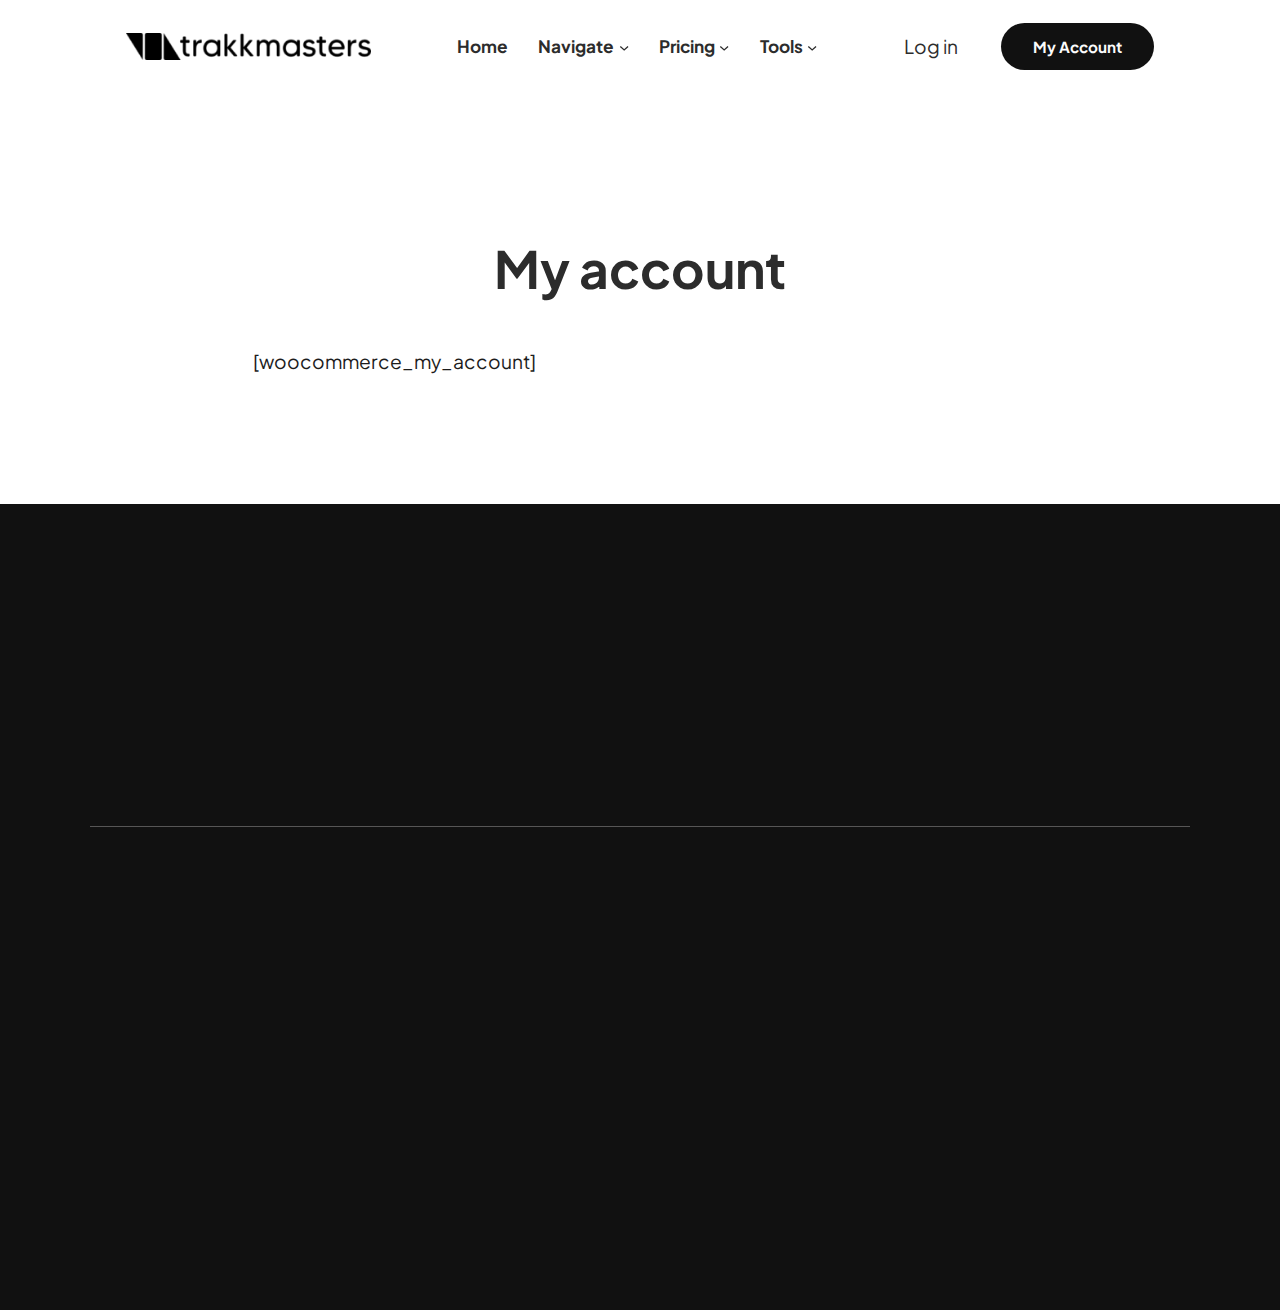
<file: my-account/index.html>
<!DOCTYPE html>
<html lang="en-US">
<head>
	<meta charset="UTF-8">
	<meta name="viewport" content="width=device-width, initial-scale=1">
<meta name="robots" content="max-image-preview:large">
<title>My account &#8211; Trakkmasters</title>
<link rel="alternate" type="application/rss+xml" title="Trakkmasters &raquo; Feed" href="./../feed/index.html">
<link rel="alternate" type="application/rss+xml" title="Trakkmasters &raquo; Comments Feed" href="./../comments/feed/index.html">
<script>
window._wpemojiSettings = {"baseUrl":"https:\/\/s.w.org\/images\/core\/emoji\/14.0.0\/72x72\/","ext":".png","svgUrl":"https:\/\/s.w.org\/images\/core\/emoji\/14.0.0\/svg\/","svgExt":".svg","source":{"concatemoji":".\/\/wp-includes\/js\/wp-emoji-release.min.js?ver=6.2.2"}};
/*! This file is auto-generated */
!function(e,a,t){var n,r,o,i=a.createElement("canvas"),p=i.getContext&&i.getContext("2d");function s(e,t){p.clearRect(0,0,i.width,i.height),p.fillText(e,0,0);e=i.toDataURL();return p.clearRect(0,0,i.width,i.height),p.fillText(t,0,0),e===i.toDataURL()}function c(e){var t=a.createElement("script");t.src=e,t.defer=t.type="text/javascript",a.getElementsByTagName("head")[0].appendChild(t)}for(o=Array("flag","emoji"),t.supports={everything:!0,everythingExceptFlag:!0},r=0;r<o.length;r++)t.supports[o[r]]=function(e){if(p&&p.fillText)switch(p.textBaseline="top",p.font="600 32px Arial",e){case"flag":return s("🏳️‍⚧️","🏳️​⚧️")?!1:!s("🇺🇳","🇺​🇳")&&!s("🏴󠁧󠁢󠁥󠁮󠁧󠁿","🏴​󠁧​󠁢​󠁥​󠁮​󠁧​󠁿");case"emoji":return!s("🫱🏻‍🫲🏿","🫱🏻​🫲🏿")}return!1}(o[r]),t.supports.everything=t.supports.everything&&t.supports[o[r]],"flag"!==o[r]&&(t.supports.everythingExceptFlag=t.supports.everythingExceptFlag&&t.supports[o[r]]);t.supports.everythingExceptFlag=t.supports.everythingExceptFlag&&!t.supports.flag,t.DOMReady=!1,t.readyCallback=function(){t.DOMReady=!0},t.supports.everything||(n=function(){t.readyCallback()},a.addEventListener?(a.addEventListener("DOMContentLoaded",n,!1),e.addEventListener("load",n,!1)):(e.attachEvent("onload",n),a.attachEvent("onreadystatechange",function(){"complete"===a.readyState&&t.readyCallback()})),(e=t.source||{}).concatemoji?c(e.concatemoji):e.wpemoji&&e.twemoji&&(c(e.twemoji),c(e.wpemoji)))}(window,document,window._wpemojiSettings);
</script>
<style>img.wp-smiley,
img.emoji {
	display: inline !important;
	border: none !important;
	box-shadow: none !important;
	height: 1em !important;
	width: 1em !important;
	margin: 0 0.07em !important;
	vertical-align: -0.1em !important;
	background: none !important;
	padding: 0 !important;
}</style>
	<style id="wp-block-image-inline-css">.wp-block-image img{height:auto;max-width:100%;vertical-align:bottom}.wp-block-image img,.wp-block-image.has-custom-border img{box-sizing:border-box}.wp-block-image.aligncenter{text-align:center}.wp-block-image.alignfull img,.wp-block-image.alignwide img{height:auto;width:100%}.wp-block-image .aligncenter,.wp-block-image .alignleft,.wp-block-image .alignright,.wp-block-image.aligncenter,.wp-block-image.alignleft,.wp-block-image.alignright{display:table}.wp-block-image .aligncenter>figcaption,.wp-block-image .alignleft>figcaption,.wp-block-image .alignright>figcaption,.wp-block-image.aligncenter>figcaption,.wp-block-image.alignleft>figcaption,.wp-block-image.alignright>figcaption{caption-side:bottom;display:table-caption}.wp-block-image .alignleft{float:left;margin:.5em 1em .5em 0}.wp-block-image .alignright{float:right;margin:.5em 0 .5em 1em}.wp-block-image .aligncenter{margin-left:auto;margin-right:auto}.wp-block-image figcaption{margin-bottom:1em;margin-top:.5em}.wp-block-image .is-style-rounded img,.wp-block-image.is-style-circle-mask img,.wp-block-image.is-style-rounded img{border-radius:9999px}@supports ((-webkit-mask-image:none) or (mask-image:none)) or (-webkit-mask-image:none){.wp-block-image.is-style-circle-mask img{border-radius:0;-webkit-mask-image:url('data:image/svg+xml;utf8,<svg viewBox="0 0 100 100" xmlns="http://www.w3.org/2000/svg"><circle cx="50" cy="50" r="50"/></svg>');mask-image:url('data:image/svg+xml;utf8,<svg viewBox="0 0 100 100" xmlns="http://www.w3.org/2000/svg"><circle cx="50" cy="50" r="50"/></svg>');mask-mode:alpha;-webkit-mask-position:center;mask-position:center;-webkit-mask-repeat:no-repeat;mask-repeat:no-repeat;-webkit-mask-size:contain;mask-size:contain}}.wp-block-image :where(.has-border-color){border-style:solid}.wp-block-image :where([style*=border-top-color]){border-top-style:solid}.wp-block-image :where([style*=border-right-color]){border-right-style:solid}.wp-block-image :where([style*=border-bottom-color]){border-bottom-style:solid}.wp-block-image :where([style*=border-left-color]){border-left-style:solid}.wp-block-image :where([style*=border-width]){border-style:solid}.wp-block-image :where([style*=border-top-width]){border-top-style:solid}.wp-block-image :where([style*=border-right-width]){border-right-style:solid}.wp-block-image :where([style*=border-bottom-width]){border-bottom-style:solid}.wp-block-image :where([style*=border-left-width]){border-left-style:solid}.wp-block-image figure{margin:0}
.wp-block-image figcaption{color:#555;font-size:13px;text-align:center}.is-dark-theme .wp-block-image figcaption{color:hsla(0,0%,100%,.65)}.wp-block-image{margin:0 0 1em}</style>
<style id="wp-block-spacer-inline-css">.wp-block-spacer{clear:both}</style>
<style id="wp-block-navigation-link-inline-css">.wp-block-navigation .wp-block-navigation-item__label{overflow-wrap:break-word;word-break:normal}.wp-block-navigation .wp-block-navigation-item__description{display:none}</style>
<link rel="stylesheet" id="wp-block-navigation-css" href="./../wp-includes/blocks/navigation/style.min.css?ver=6.2.2" media="all">
<style id="wp-block-navigation-inline-css">.wp-block-navigation{font-size: var(--wp--preset--font-size--tiny-plus);}
.wp-block-navigation a:where(:not(.wp-element-button)){color: inherit;}</style>
<style id="wp-block-columns-inline-css">.wp-block-columns{align-items:normal!important;box-sizing:border-box;display:flex;flex-wrap:wrap!important;margin-bottom:1.75em}@media (min-width:782px){.wp-block-columns{flex-wrap:nowrap!important}}.wp-block-columns.are-vertically-aligned-top{align-items:flex-start}.wp-block-columns.are-vertically-aligned-center{align-items:center}.wp-block-columns.are-vertically-aligned-bottom{align-items:flex-end}@media (max-width:781px){.wp-block-columns:not(.is-not-stacked-on-mobile)>.wp-block-column{flex-basis:100%!important}}@media (min-width:782px){.wp-block-columns:not(.is-not-stacked-on-mobile)>.wp-block-column{flex-basis:0;flex-grow:1}.wp-block-columns:not(.is-not-stacked-on-mobile)>.wp-block-column[style*=flex-basis]{flex-grow:0}}.wp-block-columns.is-not-stacked-on-mobile{flex-wrap:nowrap!important}.wp-block-columns.is-not-stacked-on-mobile>.wp-block-column{flex-basis:0;flex-grow:1}.wp-block-columns.is-not-stacked-on-mobile>.wp-block-column[style*=flex-basis]{flex-grow:0}:where(.wp-block-columns.has-background){padding:1.25em 2.375em}.wp-block-column{flex-grow:1;min-width:0;overflow-wrap:break-word;word-break:break-word}.wp-block-column.is-vertically-aligned-top{align-self:flex-start}.wp-block-column.is-vertically-aligned-center{align-self:center}.wp-block-column.is-vertically-aligned-bottom{align-self:flex-end}.wp-block-column.is-vertically-aligned-bottom,.wp-block-column.is-vertically-aligned-center,.wp-block-column.is-vertically-aligned-top{width:100%}
.wp-block-columns.is-layout-flow > *{margin-block-start: 0;margin-block-end: 0;}.wp-block-columns.is-layout-flow > * + *{margin-block-start: 50px;margin-block-end: 0;}.wp-block-columns.is-layout-constrained > *{margin-block-start: 0;margin-block-end: 0;}.wp-block-columns.is-layout-constrained > * + *{margin-block-start: 50px;margin-block-end: 0;}.wp-block-columns.is-layout-flex{gap: 50px;}</style>
<style id="wp-block-button-inline-css">.wp-block-button__link{box-sizing:border-box;cursor:pointer;display:inline-block;text-align:center;word-break:break-word}.wp-block-button__link.aligncenter{text-align:center}.wp-block-button__link.alignright{text-align:right}:where(.wp-block-button__link){border-radius:9999px;box-shadow:none;padding:calc(.667em + 2px) calc(1.333em + 2px);text-decoration:none}.wp-block-button[style*=text-decoration] .wp-block-button__link{text-decoration:inherit}.wp-block-buttons>.wp-block-button.has-custom-width{max-width:none}.wp-block-buttons>.wp-block-button.has-custom-width .wp-block-button__link{width:100%}.wp-block-buttons>.wp-block-button.has-custom-font-size .wp-block-button__link{font-size:inherit}.wp-block-buttons>.wp-block-button.wp-block-button__width-25{width:calc(25% - var(--wp--style--block-gap, .5em)*.75)}.wp-block-buttons>.wp-block-button.wp-block-button__width-50{width:calc(50% - var(--wp--style--block-gap, .5em)*.5)}.wp-block-buttons>.wp-block-button.wp-block-button__width-75{width:calc(75% - var(--wp--style--block-gap, .5em)*.25)}.wp-block-buttons>.wp-block-button.wp-block-button__width-100{flex-basis:100%;width:100%}.wp-block-buttons.is-vertical>.wp-block-button.wp-block-button__width-25{width:25%}.wp-block-buttons.is-vertical>.wp-block-button.wp-block-button__width-50{width:50%}.wp-block-buttons.is-vertical>.wp-block-button.wp-block-button__width-75{width:75%}.wp-block-button.is-style-squared,.wp-block-button__link.wp-block-button.is-style-squared{border-radius:0}.wp-block-button.no-border-radius,.wp-block-button__link.no-border-radius{border-radius:0!important}.wp-block-button .wp-block-button__link.is-style-outline,.wp-block-button.is-style-outline>.wp-block-button__link{border:2px solid;padding:.667em 1.333em}.wp-block-button .wp-block-button__link.is-style-outline:not(.has-text-color),.wp-block-button.is-style-outline>.wp-block-button__link:not(.has-text-color){color:currentColor}.wp-block-button .wp-block-button__link.is-style-outline:not(.has-background),.wp-block-button.is-style-outline>.wp-block-button__link:not(.has-background){background-color:transparent;background-image:none}</style>
<style id="wp-block-buttons-inline-css">.wp-block-buttons.is-vertical{flex-direction:column}.wp-block-buttons.is-vertical>.wp-block-button:last-child{margin-bottom:0}.wp-block-buttons>.wp-block-button{display:inline-block;margin:0}.wp-block-buttons.is-content-justification-left{justify-content:flex-start}.wp-block-buttons.is-content-justification-left.is-vertical{align-items:flex-start}.wp-block-buttons.is-content-justification-center{justify-content:center}.wp-block-buttons.is-content-justification-center.is-vertical{align-items:center}.wp-block-buttons.is-content-justification-right{justify-content:flex-end}.wp-block-buttons.is-content-justification-right.is-vertical{align-items:flex-end}.wp-block-buttons.is-content-justification-space-between{justify-content:space-between}.wp-block-buttons.aligncenter{text-align:center}.wp-block-buttons:not(.is-content-justification-space-between,.is-content-justification-right,.is-content-justification-left,.is-content-justification-center) .wp-block-button.aligncenter{margin-left:auto;margin-right:auto;width:100%}.wp-block-buttons[style*=text-decoration] .wp-block-button,.wp-block-buttons[style*=text-decoration] .wp-block-button__link{text-decoration:inherit}.wp-block-buttons.has-custom-font-size .wp-block-button__link{font-size:inherit}.wp-block-button.aligncenter{text-align:center}</style>
<style id="wp-block-group-inline-css">.wp-block-group{box-sizing:border-box}
:where(.wp-block-group.has-background){padding:1.25em 2.375em}</style>
<style id="wp-block-template-part-inline-css">.wp-block-template-part.has-background{margin-bottom:0;margin-top:0;padding:1.25em 2.375em}</style>
<style id="wp-block-post-title-inline-css">.wp-block-post-title{box-sizing:border-box;word-break:break-word}.wp-block-post-title a{display:inline-block}
.wp-block-post-title{font-size: var(--wp--preset--font-size--large-plus);line-height: 1.3;}</style>
<style id="wp-block-heading-inline-css">h1.has-background,h2.has-background,h3.has-background,h4.has-background,h5.has-background,h6.has-background{padding:1.25em 2.375em}</style>
<style id="wp-block-separator-inline-css">@charset "UTF-8";.wp-block-separator{border:1px solid;border-left:none;border-right:none}.wp-block-separator.is-style-dots{background:none!important;border:none;height:auto;line-height:1;text-align:center}.wp-block-separator.is-style-dots:before{color:currentColor;content:"···";font-family:serif;font-size:1.5em;letter-spacing:2em;padding-left:2em}
.wp-block-separator.has-css-opacity{opacity:.4}.wp-block-separator{border:none;border-bottom:2px solid;margin-left:auto;margin-right:auto}.wp-block-separator.has-alpha-channel-opacity{opacity:1}.wp-block-separator:not(.is-style-wide):not(.is-style-dots){width:100px}.wp-block-separator.has-background:not(.is-style-dots){border-bottom:none;height:1px}.wp-block-separator.has-background:not(.is-style-wide):not(.is-style-dots){height:2px}
.wp-block-separator{background-color: var(--wp--preset--color--border);border-width: 0 0 1px 0;color: var(--wp--preset--color--border);}</style>
<style id="wp-block-paragraph-inline-css">.is-small-text{font-size:.875em}.is-regular-text{font-size:1em}.is-large-text{font-size:2.25em}.is-larger-text{font-size:3em}.has-drop-cap:not(:focus):first-letter{float:left;font-size:8.4em;font-style:normal;font-weight:100;line-height:.68;margin:.05em .1em 0 0;text-transform:uppercase}body.rtl .has-drop-cap:not(:focus):first-letter{float:none;margin-left:.1em}p.has-drop-cap.has-background{overflow:hidden}p.has-background{padding:1.25em 2.375em}:where(p.has-text-color:not(.has-link-color)) a{color:inherit}
p{color: var(--wp--preset--color--paragraph);}</style>
<style id="wp-block-library-inline-css">:root{--wp-admin-theme-color:#007cba;--wp-admin-theme-color--rgb:0,124,186;--wp-admin-theme-color-darker-10:#006ba1;--wp-admin-theme-color-darker-10--rgb:0,107,161;--wp-admin-theme-color-darker-20:#005a87;--wp-admin-theme-color-darker-20--rgb:0,90,135;--wp-admin-border-width-focus:2px;--wp-block-synced-color:#7a00df;--wp-block-synced-color--rgb:122,0,223}@media (-webkit-min-device-pixel-ratio:2),(min-resolution:192dpi){:root{--wp-admin-border-width-focus:1.5px}}.wp-element-button{cursor:pointer}:root{--wp--preset--font-size--normal:16px;--wp--preset--font-size--huge:42px}:root .has-very-light-gray-background-color{background-color:#eee}:root .has-very-dark-gray-background-color{background-color:#313131}:root .has-very-light-gray-color{color:#eee}:root .has-very-dark-gray-color{color:#313131}:root .has-vivid-green-cyan-to-vivid-cyan-blue-gradient-background{background:linear-gradient(135deg,#00d084,#0693e3)}:root .has-purple-crush-gradient-background{background:linear-gradient(135deg,#34e2e4,#4721fb 50%,#ab1dfe)}:root .has-hazy-dawn-gradient-background{background:linear-gradient(135deg,#faaca8,#dad0ec)}:root .has-subdued-olive-gradient-background{background:linear-gradient(135deg,#fafae1,#67a671)}:root .has-atomic-cream-gradient-background{background:linear-gradient(135deg,#fdd79a,#004a59)}:root .has-nightshade-gradient-background{background:linear-gradient(135deg,#330968,#31cdcf)}:root .has-midnight-gradient-background{background:linear-gradient(135deg,#020381,#2874fc)}.has-regular-font-size{font-size:1em}.has-larger-font-size{font-size:2.625em}.has-normal-font-size{font-size:var(--wp--preset--font-size--normal)}.has-huge-font-size{font-size:var(--wp--preset--font-size--huge)}.has-text-align-center{text-align:center}.has-text-align-left{text-align:left}.has-text-align-right{text-align:right}#end-resizable-editor-section{display:none}.aligncenter{clear:both}.items-justified-left{justify-content:flex-start}.items-justified-center{justify-content:center}.items-justified-right{justify-content:flex-end}.items-justified-space-between{justify-content:space-between}.screen-reader-text{clip:rect(1px,1px,1px,1px);word-wrap:normal!important;border:0;-webkit-clip-path:inset(50%);clip-path:inset(50%);height:1px;margin:-1px;overflow:hidden;padding:0;position:absolute;width:1px}.screen-reader-text:focus{clip:auto!important;background-color:#ddd;-webkit-clip-path:none;clip-path:none;color:#444;display:block;font-size:1em;height:auto;left:5px;line-height:normal;padding:15px 23px 14px;text-decoration:none;top:5px;width:auto;z-index:100000}html :where(.has-border-color){border-style:solid}html :where([style*=border-top-color]){border-top-style:solid}html :where([style*=border-right-color]){border-right-style:solid}html :where([style*=border-bottom-color]){border-bottom-style:solid}html :where([style*=border-left-color]){border-left-style:solid}html :where([style*=border-width]){border-style:solid}html :where([style*=border-top-width]){border-top-style:solid}html :where([style*=border-right-width]){border-right-style:solid}html :where([style*=border-bottom-width]){border-bottom-style:solid}html :where([style*=border-left-width]){border-left-style:solid}html :where(img[class*=wp-image-]){height:auto;max-width:100%}figure{margin:0 0 1em}html :where(.is-position-sticky){--wp-admin--admin-bar--position-offset:var(--wp-admin--admin-bar--height,0px)}@media screen and (max-width:600px){html :where(.is-position-sticky){--wp-admin--admin-bar--position-offset:0px}}</style>
<style id="global-styles-inline-css">body{--wp--preset--color--black: #000000;--wp--preset--color--cyan-bluish-gray: #abb8c3;--wp--preset--color--white: #ffffff;--wp--preset--color--pale-pink: #f78da7;--wp--preset--color--vivid-red: #cf2e2e;--wp--preset--color--luminous-vivid-orange: #ff6900;--wp--preset--color--luminous-vivid-amber: #fcb900;--wp--preset--color--light-green-cyan: #7bdcb5;--wp--preset--color--vivid-green-cyan: #00d084;--wp--preset--color--pale-cyan-blue: #8ed1fc;--wp--preset--color--vivid-cyan-blue: #0693e3;--wp--preset--color--vivid-purple: #9b51e0;--wp--preset--color--primary: #1AAD64;--wp--preset--color--secondary: #2750E1;--wp--preset--color--lemmonary: #FFE156;--wp--preset--color--body: #2C2C2C;--wp--preset--color--body-alt: #FCFCFC;--wp--preset--color--paragraph: #1C1C1C;--wp--preset--color--paragraph-alt: #757575;--wp--preset--color--meta: #5C5C5C;--wp--preset--color--border: #7C7C7C;--wp--preset--color--border-alt: #E0E0E0;--wp--preset--color--midground: #F7F7F7;--wp--preset--color--midground-alt: #ececec;--wp--preset--color--background: #FFFFFF;--wp--preset--color--background-alt: #111111;--wp--preset--color--transparent: #ffffff00;--wp--preset--gradient--vivid-cyan-blue-to-vivid-purple: linear-gradient(135deg,rgba(6,147,227,1) 0%,rgb(155,81,224) 100%);--wp--preset--gradient--light-green-cyan-to-vivid-green-cyan: linear-gradient(135deg,rgb(122,220,180) 0%,rgb(0,208,130) 100%);--wp--preset--gradient--luminous-vivid-amber-to-luminous-vivid-orange: linear-gradient(135deg,rgba(252,185,0,1) 0%,rgba(255,105,0,1) 100%);--wp--preset--gradient--luminous-vivid-orange-to-vivid-red: linear-gradient(135deg,rgba(255,105,0,1) 0%,rgb(207,46,46) 100%);--wp--preset--gradient--very-light-gray-to-cyan-bluish-gray: linear-gradient(135deg,rgb(238,238,238) 0%,rgb(169,184,195) 100%);--wp--preset--gradient--cool-to-warm-spectrum: linear-gradient(135deg,rgb(74,234,220) 0%,rgb(151,120,209) 20%,rgb(207,42,186) 40%,rgb(238,44,130) 60%,rgb(251,105,98) 80%,rgb(254,248,76) 100%);--wp--preset--gradient--blush-light-purple: linear-gradient(135deg,rgb(255,206,236) 0%,rgb(152,150,240) 100%);--wp--preset--gradient--blush-bordeaux: linear-gradient(135deg,rgb(254,205,165) 0%,rgb(254,45,45) 50%,rgb(107,0,62) 100%);--wp--preset--gradient--luminous-dusk: linear-gradient(135deg,rgb(255,203,112) 0%,rgb(199,81,192) 50%,rgb(65,88,208) 100%);--wp--preset--gradient--pale-ocean: linear-gradient(135deg,rgb(255,245,203) 0%,rgb(182,227,212) 50%,rgb(51,167,181) 100%);--wp--preset--gradient--electric-grass: linear-gradient(135deg,rgb(202,248,128) 0%,rgb(113,206,126) 100%);--wp--preset--gradient--midnight: linear-gradient(135deg,rgb(2,3,129) 0%,rgb(40,116,252) 100%);--wp--preset--duotone--dark-grayscale: url('#wp-duotone-dark-grayscale');--wp--preset--duotone--grayscale: url('#wp-duotone-grayscale');--wp--preset--duotone--purple-yellow: url('#wp-duotone-purple-yellow');--wp--preset--duotone--blue-red: url('#wp-duotone-blue-red');--wp--preset--duotone--midnight: url('#wp-duotone-midnight');--wp--preset--duotone--magenta-yellow: url('#wp-duotone-magenta-yellow');--wp--preset--duotone--purple-green: url('#wp-duotone-purple-green');--wp--preset--duotone--blue-orange: url('#wp-duotone-blue-orange');--wp--preset--font-size--small: clamp(1.125rem, 1.125rem + ((1vw - 0.48rem) * 0.24), 1.25rem);--wp--preset--font-size--medium: clamp(1.5rem, 1.5rem + ((1vw - 0.48rem) * 0.721), 1.875rem);--wp--preset--font-size--large: clamp(2.25rem, 2.25rem + ((1vw - 0.48rem) * 1.442), 3rem);--wp--preset--font-size--x-large: clamp(31.5px, 1.969rem + ((1vw - 7.68px) * 1.262), 42px);--wp--preset--font-size--tiny: clamp(0.875rem, 0.875rem + ((1vw - 0.48rem) * 0.24), 1rem);--wp--preset--font-size--tiny-plus: clamp(1rem, 1rem + ((1vw - 0.48rem) * 0.24), 1.125rem);--wp--preset--font-size--small-plus: clamp(1.35rem, 1.35rem + ((1vw - 0.48rem) * 0.288), 1.5rem);--wp--preset--font-size--medium-plus: clamp(1.75rem, 1.75rem + ((1vw - 0.48rem) * 0.962), 2.25rem);--wp--preset--font-size--large-plus: clamp(2.75rem, 2.75rem + ((1vw - 0.48rem) * 1.442), 3.5rem);--wp--preset--font-size--huge: clamp(2.85rem, 2.85rem + ((1vw - 0.48rem) * 3.173), 4.5rem);--wp--preset--font-size--huge-plus: clamp(3.15rem, 3.15rem + ((1vw - 0.48rem) * 3.558), 5rem);--wp--preset--font-size--gigantic: clamp(3.5rem, 3.5rem + ((1vw - 0.48rem) * 4.808), 6rem);--wp--preset--font-family--system-font: -apple-system,BlinkMacSystemFont,"Segoe UI",Roboto,Oxygen-Sans,Ubuntu,Cantarell,"Helvetica Neue",sans-serif;--wp--preset--font-family--plus-jakarta: "Plus Jakarta Sans", sans-serif;--wp--preset--spacing--10: 0.5rem;--wp--preset--spacing--20: clamp(0.875rem, 0.875rem + ((1vw - 0.48rem) * 0.24), 1rem);--wp--preset--spacing--30: clamp(1.125rem, 1.125rem + ((1vw - 0.48rem) * 0.721), 1.5rem);--wp--preset--spacing--40: clamp(1.5rem, 1.5rem + ((1vw - 0.48rem) * 0.962), 2rem);--wp--preset--spacing--50: clamp(2.25rem, 2.25rem + ((1vw - 0.48rem) * 1.442), 3rem);--wp--preset--spacing--60: clamp(3rem, 3rem + ((1vw - 0.48rem) * 1.923), 4rem);--wp--preset--spacing--70: clamp(3.75rem, 3.75rem + ((1vw - 0.48rem) * 2.404), 5rem);--wp--preset--shadow--natural: 6px 6px 9px rgba(0, 0, 0, 0.2);--wp--preset--shadow--deep: 12px 12px 50px rgba(0, 0, 0, 0.4);--wp--preset--shadow--sharp: 6px 6px 0px rgba(0, 0, 0, 0.2);--wp--preset--shadow--outlined: 6px 6px 0px -3px rgba(255, 255, 255, 1), 6px 6px rgba(0, 0, 0, 1);--wp--preset--shadow--crisp: 6px 6px 0px rgba(0, 0, 0, 1);}body { margin: 0;--wp--style--global--content-size: 774px;--wp--style--global--wide-size: 1600px; }.wp-site-blocks { padding-top: var(--wp--style--root--padding-top); padding-bottom: var(--wp--style--root--padding-bottom); }.has-global-padding { padding-right: var(--wp--style--root--padding-right); padding-left: var(--wp--style--root--padding-left); }.has-global-padding :where(.has-global-padding) { padding-right: 0; padding-left: 0; }.has-global-padding > .alignfull { margin-right: calc(var(--wp--style--root--padding-right) * -1); margin-left: calc(var(--wp--style--root--padding-left) * -1); }.has-global-padding :where(.has-global-padding) > .alignfull { margin-right: 0; margin-left: 0; }.has-global-padding > .alignfull:where(:not(.has-global-padding)) > :where([class*="wp-block-"]:not(.alignfull):not([class*="__"]),p,h1,h2,h3,h4,h5,h6,ul,ol) { padding-right: var(--wp--style--root--padding-right); padding-left: var(--wp--style--root--padding-left); }.has-global-padding :where(.has-global-padding) > .alignfull:where(:not(.has-global-padding)) > :where([class*="wp-block-"]:not(.alignfull):not([class*="__"]),p,h1,h2,h3,h4,h5,h6,ul,ol) { padding-right: 0; padding-left: 0; }.wp-site-blocks > .alignleft { float: left; margin-right: 2em; }.wp-site-blocks > .alignright { float: right; margin-left: 2em; }.wp-site-blocks > .aligncenter { justify-content: center; margin-left: auto; margin-right: auto; }.wp-site-blocks > * { margin-block-start: 0; margin-block-end: 0; }.wp-site-blocks > * + * { margin-block-start: var(--wp--preset--spacing--30); }body { --wp--style--block-gap: var(--wp--preset--spacing--30); }body .is-layout-flow > *{margin-block-start: 0;margin-block-end: 0;}body .is-layout-flow > * + *{margin-block-start: var(--wp--preset--spacing--30);margin-block-end: 0;}body .is-layout-constrained > *{margin-block-start: 0;margin-block-end: 0;}body .is-layout-constrained > * + *{margin-block-start: var(--wp--preset--spacing--30);margin-block-end: 0;}body .is-layout-flex{gap: var(--wp--preset--spacing--30);}body .is-layout-flow > .alignleft{float: left;margin-inline-start: 0;margin-inline-end: 2em;}body .is-layout-flow > .alignright{float: right;margin-inline-start: 2em;margin-inline-end: 0;}body .is-layout-flow > .aligncenter{margin-left: auto !important;margin-right: auto !important;}body .is-layout-constrained > .alignleft{float: left;margin-inline-start: 0;margin-inline-end: 2em;}body .is-layout-constrained > .alignright{float: right;margin-inline-start: 2em;margin-inline-end: 0;}body .is-layout-constrained > .aligncenter{margin-left: auto !important;margin-right: auto !important;}body .is-layout-constrained > :where(:not(.alignleft):not(.alignright):not(.alignfull)){max-width: var(--wp--style--global--content-size);margin-left: auto !important;margin-right: auto !important;}body .is-layout-constrained > .alignwide{max-width: var(--wp--style--global--wide-size);}body .is-layout-flex{display: flex;}body .is-layout-flex{flex-wrap: wrap;align-items: center;}body .is-layout-flex > *{margin: 0;}body{background-color: var(--wp--preset--color--background);color: var(--wp--preset--color--body);font-family: var(--wp--preset--font-family--plus-jakarta);font-size: var(--wp--preset--font-size--small);line-height: 1.6;--wp--style--root--padding-top: 0px;--wp--style--root--padding-right: 7vw;--wp--style--root--padding-bottom: 0px;--wp--style--root--padding-left: 7vw;}a:where(:not(.wp-element-button)){color: inherit;text-decoration: underline;}a:where(:not(.wp-element-button)):hover{color: var(--wp--preset--color--primary?);}h1, h2, h3, h4, h5, h6{font-weight: 700;line-height: 1.3;}h1{font-size: var(--wp--preset--font-size--huge);line-height: 1.3;}h2{font-size: var(--wp--preset--font-size--large-plus);}h3{font-size: var(--wp--preset--font-size--);}h4{font-size: var(--wp--preset--font-size--large);}h5{font-size: var(--wp--preset--font-size--small-plus);}h6{font-size: var(--wp--preset--font-size--tiny-plus);}.wp-element-button, .wp-block-button__link{background-color: var(--wp--preset--color--primary);border-radius: 9999px;border-width: 0px;color: var(--wp--preset--color--body-alt);font-family: inherit;font-size: var(--wp--preset--font-size--tiny-plus);font-weight: 700;line-height: 1;padding-top: 1.334em;padding-right: 2.667em;padding-bottom: 1.334em;padding-left: 2.667em;text-decoration: none;}.wp-element-button:hover, .wp-block-button__link:hover{background-color: var(--wp--preset--color--primary);color: var(--wp--preset--color--body-alt);}.has-black-color{color: var(--wp--preset--color--black) !important;}.has-cyan-bluish-gray-color{color: var(--wp--preset--color--cyan-bluish-gray) !important;}.has-white-color{color: var(--wp--preset--color--white) !important;}.has-pale-pink-color{color: var(--wp--preset--color--pale-pink) !important;}.has-vivid-red-color{color: var(--wp--preset--color--vivid-red) !important;}.has-luminous-vivid-orange-color{color: var(--wp--preset--color--luminous-vivid-orange) !important;}.has-luminous-vivid-amber-color{color: var(--wp--preset--color--luminous-vivid-amber) !important;}.has-light-green-cyan-color{color: var(--wp--preset--color--light-green-cyan) !important;}.has-vivid-green-cyan-color{color: var(--wp--preset--color--vivid-green-cyan) !important;}.has-pale-cyan-blue-color{color: var(--wp--preset--color--pale-cyan-blue) !important;}.has-vivid-cyan-blue-color{color: var(--wp--preset--color--vivid-cyan-blue) !important;}.has-vivid-purple-color{color: var(--wp--preset--color--vivid-purple) !important;}.has-primary-color{color: var(--wp--preset--color--primary) !important;}.has-secondary-color{color: var(--wp--preset--color--secondary) !important;}.has-lemmonary-color{color: var(--wp--preset--color--lemmonary) !important;}.has-body-color{color: var(--wp--preset--color--body) !important;}.has-body-alt-color{color: var(--wp--preset--color--body-alt) !important;}.has-paragraph-color{color: var(--wp--preset--color--paragraph) !important;}.has-paragraph-alt-color{color: var(--wp--preset--color--paragraph-alt) !important;}.has-meta-color{color: var(--wp--preset--color--meta) !important;}.has-border-color{color: var(--wp--preset--color--border) !important;}.has-border-alt-color{color: var(--wp--preset--color--border-alt) !important;}.has-midground-color{color: var(--wp--preset--color--midground) !important;}.has-midground-alt-color{color: var(--wp--preset--color--midground-alt) !important;}.has-background-color{color: var(--wp--preset--color--background) !important;}.has-background-alt-color{color: var(--wp--preset--color--background-alt) !important;}.has-transparent-color{color: var(--wp--preset--color--transparent) !important;}.has-black-background-color{background-color: var(--wp--preset--color--black) !important;}.has-cyan-bluish-gray-background-color{background-color: var(--wp--preset--color--cyan-bluish-gray) !important;}.has-white-background-color{background-color: var(--wp--preset--color--white) !important;}.has-pale-pink-background-color{background-color: var(--wp--preset--color--pale-pink) !important;}.has-vivid-red-background-color{background-color: var(--wp--preset--color--vivid-red) !important;}.has-luminous-vivid-orange-background-color{background-color: var(--wp--preset--color--luminous-vivid-orange) !important;}.has-luminous-vivid-amber-background-color{background-color: var(--wp--preset--color--luminous-vivid-amber) !important;}.has-light-green-cyan-background-color{background-color: var(--wp--preset--color--light-green-cyan) !important;}.has-vivid-green-cyan-background-color{background-color: var(--wp--preset--color--vivid-green-cyan) !important;}.has-pale-cyan-blue-background-color{background-color: var(--wp--preset--color--pale-cyan-blue) !important;}.has-vivid-cyan-blue-background-color{background-color: var(--wp--preset--color--vivid-cyan-blue) !important;}.has-vivid-purple-background-color{background-color: var(--wp--preset--color--vivid-purple) !important;}.has-primary-background-color{background-color: var(--wp--preset--color--primary) !important;}.has-secondary-background-color{background-color: var(--wp--preset--color--secondary) !important;}.has-lemmonary-background-color{background-color: var(--wp--preset--color--lemmonary) !important;}.has-body-background-color{background-color: var(--wp--preset--color--body) !important;}.has-body-alt-background-color{background-color: var(--wp--preset--color--body-alt) !important;}.has-paragraph-background-color{background-color: var(--wp--preset--color--paragraph) !important;}.has-paragraph-alt-background-color{background-color: var(--wp--preset--color--paragraph-alt) !important;}.has-meta-background-color{background-color: var(--wp--preset--color--meta) !important;}.has-border-background-color{background-color: var(--wp--preset--color--border) !important;}.has-border-alt-background-color{background-color: var(--wp--preset--color--border-alt) !important;}.has-midground-background-color{background-color: var(--wp--preset--color--midground) !important;}.has-midground-alt-background-color{background-color: var(--wp--preset--color--midground-alt) !important;}.has-background-background-color{background-color: var(--wp--preset--color--background) !important;}.has-background-alt-background-color{background-color: var(--wp--preset--color--background-alt) !important;}.has-transparent-background-color{background-color: var(--wp--preset--color--transparent) !important;}.has-black-border-color{border-color: var(--wp--preset--color--black) !important;}.has-cyan-bluish-gray-border-color{border-color: var(--wp--preset--color--cyan-bluish-gray) !important;}.has-white-border-color{border-color: var(--wp--preset--color--white) !important;}.has-pale-pink-border-color{border-color: var(--wp--preset--color--pale-pink) !important;}.has-vivid-red-border-color{border-color: var(--wp--preset--color--vivid-red) !important;}.has-luminous-vivid-orange-border-color{border-color: var(--wp--preset--color--luminous-vivid-orange) !important;}.has-luminous-vivid-amber-border-color{border-color: var(--wp--preset--color--luminous-vivid-amber) !important;}.has-light-green-cyan-border-color{border-color: var(--wp--preset--color--light-green-cyan) !important;}.has-vivid-green-cyan-border-color{border-color: var(--wp--preset--color--vivid-green-cyan) !important;}.has-pale-cyan-blue-border-color{border-color: var(--wp--preset--color--pale-cyan-blue) !important;}.has-vivid-cyan-blue-border-color{border-color: var(--wp--preset--color--vivid-cyan-blue) !important;}.has-vivid-purple-border-color{border-color: var(--wp--preset--color--vivid-purple) !important;}.has-primary-border-color{border-color: var(--wp--preset--color--primary) !important;}.has-secondary-border-color{border-color: var(--wp--preset--color--secondary) !important;}.has-lemmonary-border-color{border-color: var(--wp--preset--color--lemmonary) !important;}.has-body-border-color{border-color: var(--wp--preset--color--body) !important;}.has-body-alt-border-color{border-color: var(--wp--preset--color--body-alt) !important;}.has-paragraph-border-color{border-color: var(--wp--preset--color--paragraph) !important;}.has-paragraph-alt-border-color{border-color: var(--wp--preset--color--paragraph-alt) !important;}.has-meta-border-color{border-color: var(--wp--preset--color--meta) !important;}.has-border-border-color{border-color: var(--wp--preset--color--border) !important;}.has-border-alt-border-color{border-color: var(--wp--preset--color--border-alt) !important;}.has-midground-border-color{border-color: var(--wp--preset--color--midground) !important;}.has-midground-alt-border-color{border-color: var(--wp--preset--color--midground-alt) !important;}.has-background-border-color{border-color: var(--wp--preset--color--background) !important;}.has-background-alt-border-color{border-color: var(--wp--preset--color--background-alt) !important;}.has-transparent-border-color{border-color: var(--wp--preset--color--transparent) !important;}.has-vivid-cyan-blue-to-vivid-purple-gradient-background{background: var(--wp--preset--gradient--vivid-cyan-blue-to-vivid-purple) !important;}.has-light-green-cyan-to-vivid-green-cyan-gradient-background{background: var(--wp--preset--gradient--light-green-cyan-to-vivid-green-cyan) !important;}.has-luminous-vivid-amber-to-luminous-vivid-orange-gradient-background{background: var(--wp--preset--gradient--luminous-vivid-amber-to-luminous-vivid-orange) !important;}.has-luminous-vivid-orange-to-vivid-red-gradient-background{background: var(--wp--preset--gradient--luminous-vivid-orange-to-vivid-red) !important;}.has-very-light-gray-to-cyan-bluish-gray-gradient-background{background: var(--wp--preset--gradient--very-light-gray-to-cyan-bluish-gray) !important;}.has-cool-to-warm-spectrum-gradient-background{background: var(--wp--preset--gradient--cool-to-warm-spectrum) !important;}.has-blush-light-purple-gradient-background{background: var(--wp--preset--gradient--blush-light-purple) !important;}.has-blush-bordeaux-gradient-background{background: var(--wp--preset--gradient--blush-bordeaux) !important;}.has-luminous-dusk-gradient-background{background: var(--wp--preset--gradient--luminous-dusk) !important;}.has-pale-ocean-gradient-background{background: var(--wp--preset--gradient--pale-ocean) !important;}.has-electric-grass-gradient-background{background: var(--wp--preset--gradient--electric-grass) !important;}.has-midnight-gradient-background{background: var(--wp--preset--gradient--midnight) !important;}.has-small-font-size{font-size: var(--wp--preset--font-size--small) !important;}.has-medium-font-size{font-size: var(--wp--preset--font-size--medium) !important;}.has-large-font-size{font-size: var(--wp--preset--font-size--large) !important;}.has-x-large-font-size{font-size: var(--wp--preset--font-size--x-large) !important;}.has-tiny-font-size{font-size: var(--wp--preset--font-size--tiny) !important;}.has-tiny-plus-font-size{font-size: var(--wp--preset--font-size--tiny-plus) !important;}.has-small-plus-font-size{font-size: var(--wp--preset--font-size--small-plus) !important;}.has-medium-plus-font-size{font-size: var(--wp--preset--font-size--medium-plus) !important;}.has-large-plus-font-size{font-size: var(--wp--preset--font-size--large-plus) !important;}.has-huge-font-size{font-size: var(--wp--preset--font-size--huge) !important;}.has-huge-plus-font-size{font-size: var(--wp--preset--font-size--huge-plus) !important;}.has-gigantic-font-size{font-size: var(--wp--preset--font-size--gigantic) !important;}.has-system-font-font-family{font-family: var(--wp--preset--font-family--system-font) !important;}.has-plus-jakarta-font-family{font-family: var(--wp--preset--font-family--plus-jakarta) !important;}</style>
<style id="core-block-supports-inline-css">.wp-container-2.wp-container-2{gap:30px;justify-content:center;}.wp-container-6.wp-container-6{flex-wrap:nowrap;gap:var(--wp--preset--spacing--40);}.wp-container-7.wp-container-7{flex-wrap:nowrap;gap:var(--wp--preset--spacing--50);justify-content:center;}.wp-container-16.wp-container-16{gap:0;justify-content:flex-end;}.wp-container-4.wp-container-4,.wp-container-9.wp-container-9,.wp-container-18.wp-container-18,.wp-container-23.wp-container-23,.wp-container-25.wp-container-25{flex-wrap:nowrap;}.wp-container-10.wp-container-10 > *,.wp-container-10.wp-container-10.wp-container-10.wp-container-10 > * + *,.wp-container-13.wp-container-13 > *,.wp-container-13.wp-container-13.wp-container-13.wp-container-13 > * + *,.wp-container-19.wp-container-19 > *,.wp-container-20.wp-container-20 > *,.wp-container-21.wp-container-21 > *,.wp-container-22.wp-container-22 > *,.wp-container-26.wp-container-26 > *,.wp-container-29.wp-container-29 > *,.wp-container-31.wp-container-31 > *{margin-block-start:0;margin-block-end:0;}.wp-container-19.wp-container-19.wp-container-19.wp-container-19 > * + *,.wp-container-20.wp-container-20.wp-container-20.wp-container-20 > * + *,.wp-container-21.wp-container-21.wp-container-21.wp-container-21 > * + *,.wp-container-22.wp-container-22.wp-container-22.wp-container-22 > * + *{margin-block-start:var(--wp--preset--spacing--20);margin-block-end:0;}.wp-container-26.wp-container-26.wp-container-26.wp-container-26 > * + *,.wp-container-29.wp-container-29.wp-container-29.wp-container-29 > * + *,.wp-container-31.wp-container-31.wp-container-31.wp-container-31 > * + *{margin-block-start:var(--wp--preset--spacing--10);margin-block-end:0;}.wp-container-28.wp-container-28,.wp-container-30.wp-container-30{flex-wrap:nowrap;gap:0 0;}</style>
<style id="wp-webfonts-inline-css">@font-face{font-family:"Plus Jakarta Sans";font-style:normal;font-weight:400;font-display:block;src:url('./../wp-content/themes/lemmony/assets/fonts/jakarta/PlusJakartaSans-Regular.woff2') format('woff2');font-stretch:normal;}@font-face{font-family:"Plus Jakarta Sans";font-style:normal;font-weight:500;font-display:block;src:url('./../wp-content/themes/lemmony/assets/fonts/jakarta/PlusJakartaSans-Medium.woff2') format('woff2');font-stretch:normal;}@font-face{font-family:"Plus Jakarta Sans";font-style:normal;font-weight:600;font-display:block;src:url('./../wp-content/themes/lemmony/assets/fonts/jakarta/PlusJakartaSans-SemiBold.woff2') format('woff2');font-stretch:normal;}@font-face{font-family:"Plus Jakarta Sans";font-style:normal;font-weight:700;font-display:block;src:url('./../wp-content/themes/lemmony/assets/fonts/jakarta/PlusJakartaSans-Bold.woff2') format('woff2');font-stretch:normal;}@font-face{font-family:"Plus Jakarta Sans";font-style:normal;font-weight:800;font-display:block;src:url('./../wp-content/themes/lemmony/assets/fonts/jakarta/PlusJakartaSans-ExtraBold.woff2') format('woff2');font-stretch:normal;}</style>
<link rel="stylesheet" id="lemmony-editor-css" href="./../wp-content/themes/lemmony/assets/css/styles.css?ver=1.2" media="all">
        <script>
            /* <![CDATA[ */
            var rcewpp = {
                "ajax_url":"https://trakkmasters.com/wp-admin/admin-ajax.php",
                "nonce": "0fdbb8e4f5",
                "home_url": "https://trakkmasters.com/",
                "settings_icon": 'https://trakkmasters.com/wp-content/plugins/export-wp-page-to-static-html/admin/images/settings.png',
                "settings_hover_icon": 'https://trakkmasters.com/wp-content/plugins/export-wp-page-to-static-html/admin/images/settings_hover.png'
            };
            /* ]]\> */
        </script>
        <script src="./../wp-includes/blocks/navigation/view.min.js?ver=c24330f635f5cb9d5e0e" id="wp-block-navigation-view-js"></script>
<script src="./../wp-includes/blocks/navigation/view-modal.min.js?ver=f51363b18f0497ec84da" id="wp-block-navigation-view-2-js"></script>
<link rel="https://api.w.org/" href="./../wp-json/index.html">
<link rel="alternate" type="application/json" href="./../wp-json/wp/v2/pages/195/index.html">
<link rel="EditURI" type="application/rsd+xml" title="RSD" href="./../xmlrpc.php?rsd">
<link rel="wlwmanifest" type="application/wlwmanifest+xml" href="./../wp-includes/wlwmanifest.xml">
<meta name="generator" content="WordPress 6.2.2">
<link rel="canonical" href="./index.html">
<link rel="shortlink" href="./../index.html?p=195">
<link rel="alternate" type="application/json+oembed" href="./../wp-json/oembed/1.0/embed/index.html?url=https%3A%2F%2F%2Fmy-account%2F">
<link rel="alternate" type="text/xml+oembed" href="./../wp-json/oembed/1.0/embed/index.html?url=https%3A%2F%2F%2Fmy-account%2F#038;format=xml">
<link rel="icon" href="./../wp-content/uploads/2023/04/Icon-Black-e1682675201284-150x150.png" sizes="32x32">
<link rel="icon" href="./../wp-content/uploads/2023/04/Icon-Black-e1682675147679-300x300.png" sizes="192x192">
<link rel="apple-touch-icon" href="./../wp-content/uploads/2023/04/Icon-Black-e1682675147679-300x300.png">
<meta name="msapplication-TileImage" content="./../wp-content/uploads/2023/04/Icon-Black-e1682675147679-300x300.png">
</head>

<body class="page-template-default page page-id-195 wp-custom-logo wp-embed-responsive">
<svg xmlns="http://www.w3.org/2000/svg" viewbox="0 0 0 0" width="0" height="0" focusable="false" role="none" style="visibility: hidden; position: absolute; left: -9999px; overflow: hidden;"><defs><filter id="wp-duotone-dark-grayscale"><fecolormatrix color-interpolation-filters="sRGB" type="matrix" values=" .299 .587 .114 0 0 .299 .587 .114 0 0 .299 .587 .114 0 0 .299 .587 .114 0 0 "></fecolormatrix><fecomponenttransfer color-interpolation-filters="sRGB"><fefuncr type="table" tablevalues="0 0.49803921568627"></fefuncr><fefuncg type="table" tablevalues="0 0.49803921568627"></fefuncg><fefuncb type="table" tablevalues="0 0.49803921568627"></fefuncb><fefunca type="table" tablevalues="1 1"></fefunca></fecomponenttransfer><fecomposite in2="SourceGraphic" operator="in"></fecomposite></filter></defs></svg><svg xmlns="http://www.w3.org/2000/svg" viewbox="0 0 0 0" width="0" height="0" focusable="false" role="none" style="visibility: hidden; position: absolute; left: -9999px; overflow: hidden;"><defs><filter id="wp-duotone-grayscale"><fecolormatrix color-interpolation-filters="sRGB" type="matrix" values=" .299 .587 .114 0 0 .299 .587 .114 0 0 .299 .587 .114 0 0 .299 .587 .114 0 0 "></fecolormatrix><fecomponenttransfer color-interpolation-filters="sRGB"><fefuncr type="table" tablevalues="0 1"></fefuncr><fefuncg type="table" tablevalues="0 1"></fefuncg><fefuncb type="table" tablevalues="0 1"></fefuncb><fefunca type="table" tablevalues="1 1"></fefunca></fecomponenttransfer><fecomposite in2="SourceGraphic" operator="in"></fecomposite></filter></defs></svg><svg xmlns="http://www.w3.org/2000/svg" viewbox="0 0 0 0" width="0" height="0" focusable="false" role="none" style="visibility: hidden; position: absolute; left: -9999px; overflow: hidden;"><defs><filter id="wp-duotone-purple-yellow"><fecolormatrix color-interpolation-filters="sRGB" type="matrix" values=" .299 .587 .114 0 0 .299 .587 .114 0 0 .299 .587 .114 0 0 .299 .587 .114 0 0 "></fecolormatrix><fecomponenttransfer color-interpolation-filters="sRGB"><fefuncr type="table" tablevalues="0.54901960784314 0.98823529411765"></fefuncr><fefuncg type="table" tablevalues="0 1"></fefuncg><fefuncb type="table" tablevalues="0.71764705882353 0.25490196078431"></fefuncb><fefunca type="table" tablevalues="1 1"></fefunca></fecomponenttransfer><fecomposite in2="SourceGraphic" operator="in"></fecomposite></filter></defs></svg><svg xmlns="http://www.w3.org/2000/svg" viewbox="0 0 0 0" width="0" height="0" focusable="false" role="none" style="visibility: hidden; position: absolute; left: -9999px; overflow: hidden;"><defs><filter id="wp-duotone-blue-red"><fecolormatrix color-interpolation-filters="sRGB" type="matrix" values=" .299 .587 .114 0 0 .299 .587 .114 0 0 .299 .587 .114 0 0 .299 .587 .114 0 0 "></fecolormatrix><fecomponenttransfer color-interpolation-filters="sRGB"><fefuncr type="table" tablevalues="0 1"></fefuncr><fefuncg type="table" tablevalues="0 0.27843137254902"></fefuncg><fefuncb type="table" tablevalues="0.5921568627451 0.27843137254902"></fefuncb><fefunca type="table" tablevalues="1 1"></fefunca></fecomponenttransfer><fecomposite in2="SourceGraphic" operator="in"></fecomposite></filter></defs></svg><svg xmlns="http://www.w3.org/2000/svg" viewbox="0 0 0 0" width="0" height="0" focusable="false" role="none" style="visibility: hidden; position: absolute; left: -9999px; overflow: hidden;"><defs><filter id="wp-duotone-midnight"><fecolormatrix color-interpolation-filters="sRGB" type="matrix" values=" .299 .587 .114 0 0 .299 .587 .114 0 0 .299 .587 .114 0 0 .299 .587 .114 0 0 "></fecolormatrix><fecomponenttransfer color-interpolation-filters="sRGB"><fefuncr type="table" tablevalues="0 0"></fefuncr><fefuncg type="table" tablevalues="0 0.64705882352941"></fefuncg><fefuncb type="table" tablevalues="0 1"></fefuncb><fefunca type="table" tablevalues="1 1"></fefunca></fecomponenttransfer><fecomposite in2="SourceGraphic" operator="in"></fecomposite></filter></defs></svg><svg xmlns="http://www.w3.org/2000/svg" viewbox="0 0 0 0" width="0" height="0" focusable="false" role="none" style="visibility: hidden; position: absolute; left: -9999px; overflow: hidden;"><defs><filter id="wp-duotone-magenta-yellow"><fecolormatrix color-interpolation-filters="sRGB" type="matrix" values=" .299 .587 .114 0 0 .299 .587 .114 0 0 .299 .587 .114 0 0 .299 .587 .114 0 0 "></fecolormatrix><fecomponenttransfer color-interpolation-filters="sRGB"><fefuncr type="table" tablevalues="0.78039215686275 1"></fefuncr><fefuncg type="table" tablevalues="0 0.94901960784314"></fefuncg><fefuncb type="table" tablevalues="0.35294117647059 0.47058823529412"></fefuncb><fefunca type="table" tablevalues="1 1"></fefunca></fecomponenttransfer><fecomposite in2="SourceGraphic" operator="in"></fecomposite></filter></defs></svg><svg xmlns="http://www.w3.org/2000/svg" viewbox="0 0 0 0" width="0" height="0" focusable="false" role="none" style="visibility: hidden; position: absolute; left: -9999px; overflow: hidden;"><defs><filter id="wp-duotone-purple-green"><fecolormatrix color-interpolation-filters="sRGB" type="matrix" values=" .299 .587 .114 0 0 .299 .587 .114 0 0 .299 .587 .114 0 0 .299 .587 .114 0 0 "></fecolormatrix><fecomponenttransfer color-interpolation-filters="sRGB"><fefuncr type="table" tablevalues="0.65098039215686 0.40392156862745"></fefuncr><fefuncg type="table" tablevalues="0 1"></fefuncg><fefuncb type="table" tablevalues="0.44705882352941 0.4"></fefuncb><fefunca type="table" tablevalues="1 1"></fefunca></fecomponenttransfer><fecomposite in2="SourceGraphic" operator="in"></fecomposite></filter></defs></svg><svg xmlns="http://www.w3.org/2000/svg" viewbox="0 0 0 0" width="0" height="0" focusable="false" role="none" style="visibility: hidden; position: absolute; left: -9999px; overflow: hidden;"><defs><filter id="wp-duotone-blue-orange"><fecolormatrix color-interpolation-filters="sRGB" type="matrix" values=" .299 .587 .114 0 0 .299 .587 .114 0 0 .299 .587 .114 0 0 .299 .587 .114 0 0 "></fecolormatrix><fecomponenttransfer color-interpolation-filters="sRGB"><fefuncr type="table" tablevalues="0.098039215686275 1"></fefuncr><fefuncg type="table" tablevalues="0 0.66274509803922"></fefuncg><fefuncb type="table" tablevalues="0.84705882352941 0.41960784313725"></fefuncb><fefunca type="table" tablevalues="1 1"></fefunca></fecomponenttransfer><fecomposite in2="SourceGraphic" operator="in"></fecomposite></filter></defs></svg>
<div class="wp-site-blocks">
<header class="site-header wp-block-template-part">
<div class="wp-block-group has-global-padding is-layout-constrained wp-container-10" style="min-height:0px;margin-top:0;margin-bottom:0;padding-top:var(--wp--preset--spacing--20);padding-right:var(--wp--preset--spacing--40);padding-bottom:var(--wp--preset--spacing--40);padding-left:var(--wp--preset--spacing--40)">
<div class="wp-block-columns alignwide is-layout-flex wp-container-9">
<div class="wp-block-column is-layout-flow" style="border-style:none;border-width:0px;flex-basis:100%">
<div class="wp-block-group alignwide is-content-justification-center is-nowrap is-layout-flex wp-container-7" style="margin-top:var(--wp--preset--spacing--10);margin-bottom:var(--wp--preset--spacing--10);padding-top:0;padding-bottom:0;padding-left:0">
<figure class="wp-block-image size-full is-resized"><a href="./../index.html" rel="https://trakkmasters.com"><img decoding="async" src="./../wp-content/uploads/2023/04/Untitled-2.png" alt="trakkmasters logo black" class="wp-image-74" width="245" height="27" srcset="./../wp-content/uploads/2023/04/Untitled-2.png 489w, ./../wp-content/uploads/2023/04/Untitled-2-300x33.png 300w" sizes="(max-width: 245px) 100vw, 245px"></a></figure>



<div style="margin-top:0;margin-bottom:0;height:20px" aria-hidden="true" class="wp-block-spacer"></div>



<div class="wp-block-columns is-layout-flex wp-container-4">
<div class="wp-block-column is-layout-flow" style="flex-basis:100%"><nav style="font-style:normal;font-weight:700;" class="has-tiny-plus-font-size is-responsive items-justified-center wp-block-navigation has-tiny-plus-font-size is-horizontal is-content-justification-center is-layout-flex wp-container-2" aria-label="Header navigation"><button aria-haspopup="true" aria-label="Open menu" class="wp-block-navigation__responsive-container-open " data-micromodal-trigger="modal-1"><svg width="24" height="24" xmlns="http://www.w3.org/2000/svg" viewbox="0 0 24 24" aria-hidden="true" focusable="false"><rect x="4" y="7.5" width="16" height="1.5"></rect><rect x="4" y="15" width="16" height="1.5"></rect></svg></button>
			<div class="wp-block-navigation__responsive-container  " id="modal-1">
				<div class="wp-block-navigation__responsive-close" tabindex="-1" data-micromodal-close>
					<div class="wp-block-navigation__responsive-dialog" aria-label="Menu">
							<button aria-label="Close menu" data-micromodal-close class="wp-block-navigation__responsive-container-close"><svg xmlns="http://www.w3.org/2000/svg" viewbox="0 0 24 24" width="24" height="24" aria-hidden="true" focusable="false"><path d="M13 11.8l6.1-6.3-1-1-6.1 6.2-6.1-6.2-1 1 6.1 6.3-6.5 6.7 1 1 6.5-6.6 6.5 6.6 1-1z"></path></svg></button>
						<div class="wp-block-navigation__responsive-container-content" id="modal-1-content">
							<ul class="wp-block-navigation__container">
<li class="has-tiny-plus-font-size wp-block-navigation-item wp-block-navigation-link"><a class="wp-block-navigation-item__content" href="#"><span class="wp-block-navigation-item__label">Home</span></a></li>
<li class="has-tiny-plus-font-size wp-block-navigation-item has-child open-on-hover-click wp-block-navigation-submenu">
<a class="wp-block-navigation-item__content" href="#">Navigate</a><button aria-label="Navigate submenu" class="wp-block-navigation__submenu-icon wp-block-navigation-submenu__toggle" aria-expanded="false"><svg xmlns="http://www.w3.org/2000/svg" width="12" height="12" viewbox="0 0 12 12" fill="none" aria-hidden="true" focusable="false"><path d="M1.50002 4L6.00002 8L10.5 4" stroke-width="1.5"></path></svg></button><ul class="wp-block-navigation__submenu-container wp-block-navigation-submenu">
<li class="has-tiny-plus-font-size wp-block-navigation-item wp-block-navigation-link"><a class="wp-block-navigation-item__content" href="#"><span class="wp-block-navigation-item__label">About us</span><span class="wp-block-navigation-item__description">Get to know us better</span></a></li>
<li class="has-tiny-plus-font-size wp-block-navigation-item wp-block-navigation-link"><a class="wp-block-navigation-item__content" href="#"><span class="wp-block-navigation-item__label">Services</span><span class="wp-block-navigation-item__description">Explore what we offer</span></a></li>
<li class="has-tiny-plus-font-size wp-block-navigation-item wp-block-navigation-link"><a class="wp-block-navigation-item__content" href="#"><span class="wp-block-navigation-item__label">Contact us</span><span class="wp-block-navigation-item__description">Let&#8217;s get in touch</span></a></li>
</ul>
</li>
<li class="has-tiny-plus-font-size wp-block-navigation-item has-child open-on-hover-click wp-block-navigation-submenu">
<a class="wp-block-navigation-item__content" href="./../pricing/index.html">Pricing</a><button aria-label="Pricing submenu" class="wp-block-navigation__submenu-icon wp-block-navigation-submenu__toggle" aria-expanded="false"><svg xmlns="http://www.w3.org/2000/svg" width="12" height="12" viewbox="0 0 12 12" fill="none" aria-hidden="true" focusable="false"><path d="M1.50002 4L6.00002 8L10.5 4" stroke-width="1.5"></path></svg></button><ul class="wp-block-navigation__submenu-container wp-block-navigation-submenu">
<li class="has-tiny-plus-font-size wp-block-navigation-item wp-block-navigation-link"><a class="wp-block-navigation-item__content" href="./../pricing/mixing/index.html"><span class="wp-block-navigation-item__label">Pro Mixing</span><span class="wp-block-navigation-item__description">Creating the perfect blend</span></a></li>
<li class="has-tiny-plus-font-size wp-block-navigation-item wp-block-navigation-link"><a class="wp-block-navigation-item__content" href="./../pricing/mastering/index.html"><span class="wp-block-navigation-item__label">Pro Mastering</span><span class="wp-block-navigation-item__description">Make your song release ready</span></a></li>
</ul>
</li>
<li class="has-tiny-plus-font-size wp-block-navigation-item lemmony-desktop-hidden wp-block-navigation-link"><a class="wp-block-navigation-item__content" href="#"><span class="wp-block-navigation-item__label">Contact us</span></a></li>
<li class="has-tiny-plus-font-size wp-block-navigation-item has-child open-on-hover-click wp-block-navigation-submenu">
<a class="wp-block-navigation-item__content" href="./../tools/index.html">Tools</a><button aria-label="Tools submenu" class="wp-block-navigation__submenu-icon wp-block-navigation-submenu__toggle" aria-expanded="false"><svg xmlns="http://www.w3.org/2000/svg" width="12" height="12" viewbox="0 0 12 12" fill="none" aria-hidden="true" focusable="false"><path d="M1.50002 4L6.00002 8L10.5 4" stroke-width="1.5"></path></svg></button><ul class="wp-block-navigation__submenu-container wp-block-navigation-submenu">
<li class="has-tiny-plus-font-size wp-block-navigation-item wp-block-navigation-link"><a class="wp-block-navigation-item__content" href="./../metronome/index.html"><span class="wp-block-navigation-item__label">Metronome</span></a></li>
<li class="has-tiny-plus-font-size wp-block-navigation-item wp-block-navigation-link"><a class="wp-block-navigation-item__content" href="http://Vocal%20Remover/"><span class="wp-block-navigation-item__label">Vocal Remover</span></a></li>
<li class="has-tiny-plus-font-size wp-block-navigation-item wp-block-navigation-link"><a class="wp-block-navigation-item__content" href="http://File%20Converter/"><span class="wp-block-navigation-item__label">File Converter</span></a></li>
<li class="has-tiny-plus-font-size wp-block-navigation-item wp-block-navigation-link"><a class="wp-block-navigation-item__content" href="http://Key%20&/#038;%20BPM%20Finder"><span class="wp-block-navigation-item__label">Key &amp; BPM Finder</span></a></li>
</ul>
</li>
</ul>
						</div>
					</div>
				</div>
			</div></nav></div>
</div>



<div style="height:20px" aria-hidden="true" class="wp-block-spacer"></div>


<div class="logged-out wp-block-loginout"><a href="./../wp-login.php?redirect_to=https%3A%2F%2F%2Fmy-account%2F%3Fsimply_static_page%3D8">Log in</a></div>


<div class="wp-block-group lemmony-mobile-hidden is-nowrap is-layout-flex wp-container-6">
<div class="wp-block-buttons is-layout-flex">
<div class="wp-block-button has-custom-font-size has-tiny-font-size" style="font-style:normal;font-weight:700"><a class="wp-block-button__link wp-element-button" href="./index.html" style="padding-top:16px;padding-right:32px;padding-bottom:16px;padding-left:32px">My Account</a></div>
</div>
</div>
</div>
</div>
</div>
</div>
</header>


<main class="wp-block-group is-layout-flow" style="margin-top:0">
	<div class="wp-block-group is-layout-flow wp-container-13" style="margin-top:0;margin-bottom:0;padding-top:128px;padding-bottom:128px">
	<div class="wp-block-group has-global-padding is-layout-constrained"><h2 style="padding-bottom:var(--wp--preset--spacing--50);" class="has-text-align-center wp-block-post-title">My account</h2></div>
	
	
	<div class="entry-content wp-block-post-content has-global-padding is-layout-constrained">
<p>[woocommerce_my_account]</p>
</div>
</div>
	</main>
	
	
	<footer class="site-footer wp-block-template-part">
<div class="wp-block-group alignfull lemmony-mobile-text-center has-body-alt-color has-text-color has-background has-global-padding is-layout-constrained" style="background-color:#111111;margin-top:0;margin-bottom:0;padding-top:var(--wp--preset--spacing--70);padding-bottom:var(--wp--preset--spacing--60)">
<div class="wp-block-group alignwide has-global-padding is-layout-constrained wp-container-31">
<div class="wp-block-columns alignwide are-vertically-aligned-center is-layout-flex wp-container-18" style="padding-bottom:var(--wp--preset--spacing--50)">
<div class="wp-block-column is-vertically-aligned-center is-layout-flow" style="flex-basis:48%">
<h2 class="wp-block-heading lemmony-animation has-huge-font-size lemmony-animation" style="font-style:normal;font-weight:400;line-height:1.2;--lemmony-animation-name:lemmonyFadeInUp"><strong>Ready to finalise Your Next <span style="text-decoration: underline;">Song?</span></strong></h2>
</div>



<div class="wp-block-column is-vertically-aligned-center lemmony-mobile-left is-layout-flow">
<div class="wp-block-buttons is-content-justification-right is-layout-flex wp-container-16">
<div class="wp-block-button has-custom-font-size lemmony-animation has-tiny-plus-font-size lemmony-animation" style="font-style:normal;font-weight:700;--lemmony-animation-name:lemmonyFadeInUp;animation-delay:var(--lemmony-delay-xsmall)"><a class="wp-block-button__link has-body-color has-background-background-color has-text-color has-background wp-element-button" href="#">Let&#8217;s go!</a></div>
</div>
</div>
</div>



<hr class="wp-block-separator alignwide has-text-color has-alpha-channel-opacity has-background is-style-wide" style="margin-top:var(--wp--preset--spacing--60);margin-bottom:var(--wp--preset--spacing--70);background-color:#575656;color:#575656">



<div class="wp-block-columns alignwide is-layout-flex wp-container-25" style="padding-top:var(--wp--preset--spacing--20)">
<div class="wp-block-column is-layout-flow wp-container-19">
<figure class="wp-block-image size-medium is-resized lemmony-animation lemmony-animation" style="--lemmony-animation-name:lemmonyFadeInUp;animation-delay:var(--lemmony-delay-xsmall)"><a href="./../index.html"><img decoding="async" src="./../wp-content/uploads/2023/04/Untitled-1-300x34.png" alt="trakkmasters logo" class="wp-image-59" width="265" height="30" srcset="./../wp-content/uploads/2023/04/Untitled-1-300x34.png 300w, ./../wp-content/uploads/2023/04/Untitled-1.png 454w" sizes="(max-width: 265px) 100vw, 265px"></a></figure>



<p class="lemmony-animation has-body-alt-color has-text-color has-small-plus-font-size lemmony-animation" style="--lemmony-animation-name:lemmonyFadeInUp;animation-delay:var(--lemmony-delay-xsmall)">We use our studio as a<strong> microscope</strong> for sound.</p>



<div style="height:20px" aria-hidden="true" class="wp-block-spacer"></div>
</div>



<div class="wp-block-column is-layout-flow" style="padding-top:0;padding-right:0;padding-bottom:0;padding-left:0">
<div class="wp-block-columns lemmony-animation lemmony-animation is-layout-flex wp-container-23" style="--lemmony-animation-name:lemmonyFadeIn;animation-duration:var(--lemmony-speed-slow);animation-delay:var(--lemmony-delay-small)">
<div class="wp-block-column is-layout-flow wp-container-20">
<h3 class="wp-block-heading has-small-plus-font-size" style="margin-bottom:var(--wp--preset--spacing--20)">Useful Links</h3>



<p class="has-body-alt-color has-text-color has-small-font-size"><a href="#">About us</a></p>



<p class="has-body-alt-color has-text-color has-small-font-size"><a href="#">Services</a></p>



<p class="has-body-alt-color has-text-color has-small-font-size"><a href="#">Pricing</a></p>



<p class="has-body-alt-color has-text-color has-small-font-size"><a href="#">Tools</a></p>



<div style="height:20px" aria-hidden="true" class="wp-block-spacer"></div>
</div>



<div class="wp-block-column is-layout-flow wp-container-21" style="padding-top:0;padding-right:0;padding-bottom:0;padding-left:0;flex-basis:239px">
<h3 class="wp-block-heading has-small-plus-font-size" style="margin-bottom:var(--wp--preset--spacing--20)">Contact us</h3>



<p class="has-body-alt-color has-text-color has-small-font-size"><a href="mailto:hello@trakkmasters.com" data-type="mailto" data-id="mailto:hello@trakkmasters.com">hello@trakkmasters.com</a></p>



<p class="has-body-alt-color has-text-color has-small-font-size"><a href="tel:+919752389993" data-type="tel" data-id="tel:+919752389993">+91&nbsp; 975 238 9993</a></p>



<div style="height:0px" aria-hidden="true" class="wp-block-spacer"></div>
</div>



<div class="wp-block-column is-layout-flow wp-container-22">
<h3 class="wp-block-heading has-small-plus-font-size" style="margin-bottom:var(--wp--preset--spacing--20)">Socials</h3>



<p class="has-body-alt-color has-text-color has-small-font-size"><a href="#">Instagram</a></p>



<p class="has-body-alt-color has-text-color has-small-font-size"><a href="#">Twitter</a></p>



<p class="has-body-alt-color has-text-color has-small-font-size"><a href="#">Youtube</a></p>



<div style="height:20px" aria-hidden="true" class="wp-block-spacer"></div>
</div>
</div>
</div>
</div>



<div style="height:0px" aria-hidden="true" class="wp-block-spacer"></div>



<div class="wp-block-columns alignwide lemmony-animation lemmony-animation is-layout-flex wp-container-28" style="padding-top:0;padding-left:0;--lemmony-animation-name:lemmonyFadeIn;animation-delay:var(--lemmony-delay-small)">
<div class="wp-block-column is-layout-flow wp-container-26" style="padding-top:0;padding-right:0;padding-bottom:0;padding-left:0;flex-basis:197px">
<h2 class="wp-block-heading has-text-color has-tiny-plus-font-size" style="color:#909090">© 2023 Trakkmasters.</h2>
</div>



<div class="wp-block-column has-tiny-plus-font-size is-layout-flow" style="padding-top:0;padding-right:0;padding-bottom:0;padding-left:0;flex-basis:66.66%">
<p class="has-text-align-left has-body-alt-color has-text-color" style="line-height:1.3">Powered by <span style="text-decoration: underline;"><a rel="noreferrer noopener" href="https://www.noteslab.com/" data-type="URL" data-id="https://www.noteslab.com" target="_blank">Noteslab</a></span>.</p>
</div>
</div>



<div class="wp-block-columns alignwide lemmony-animation lemmony-animation is-layout-flex wp-container-30" style="padding-top:0;padding-bottom:0;padding-left:0;--lemmony-animation-name:lemmonyFadeIn;animation-delay:var(--lemmony-delay-small)">
<div class="wp-block-column is-layout-flow wp-container-29" style="padding-top:0;padding-right:0;padding-bottom:0;padding-left:0;flex-basis:320px">
<h2 class="wp-block-heading has-text-color has-tiny-font-size" style="color:#909090;font-style:normal;font-weight:100">
<a href="./../terms-conditions/index.html" data-type="page" data-id="97">Terms &amp; Conditions</a> | <a href="./../privacy-policy/index.html" data-type="page" data-id="97">Privacy Policy</a>
</h2>
</div>
</div>
</div>
</div>
</footer>
</div>

		<style id="skip-link-styles">.skip-link.screen-reader-text {
			border: 0;
			clip: rect(1px,1px,1px,1px);
			clip-path: inset(50%);
			height: 1px;
			margin: -1px;
			overflow: hidden;
			padding: 0;
			position: absolute !important;
			width: 1px;
			word-wrap: normal !important;
		}

		.skip-link.screen-reader-text:focus {
			background-color: #eee;
			clip: auto !important;
			clip-path: none;
			color: #444;
			display: block;
			font-size: 1em;
			height: auto;
			left: 5px;
			line-height: normal;
			padding: 15px 23px 14px;
			text-decoration: none;
			top: 5px;
			width: auto;
			z-index: 100000;
		}</style>
		<script>( function() {
		var skipLinkTarget = document.querySelector( 'main' ),
			sibling,
			skipLinkTargetID,
			skipLink;

		// Early exit if a skip-link target can't be located.
		if ( ! skipLinkTarget ) {
			return;
		}

		// Get the site wrapper.
		// The skip-link will be injected in the beginning of it.
		sibling = document.querySelector( '.wp-site-blocks' );

		// Early exit if the root element was not found.
		if ( ! sibling ) {
			return;
		}

		// Get the skip-link target's ID, and generate one if it doesn't exist.
		skipLinkTargetID = skipLinkTarget.id;
		if ( ! skipLinkTargetID ) {
			skipLinkTargetID = 'wp--skip-link--target';
			skipLinkTarget.id = skipLinkTargetID;
		}

		// Create the skip link.
		skipLink = document.createElement( 'a' );
		skipLink.classList.add( 'skip-link', 'screen-reader-text' );
		skipLink.href = '#' + skipLinkTargetID;
		skipLink.innerHTML = 'Skip to content';

		// Inject the skip link.
		sibling.parentElement.insertBefore( skipLink, sibling );
	}() );</script>
	<script src="./../wp-content/themes/lemmony/assets/libraries/simpleParallax/simpleParallax.min.js?ver=5.5.1" id="simpleparallax-js"></script>
<script src="./../wp-content/themes/lemmony/assets/libraries/countup/countup.min.js?ver=2.3.2" id="countup-js"></script>
<script src="./../wp-content/themes/lemmony/assets/libraries/typed/typed.min.js?ver=2.0.12" id="typed-js"></script>
<script src="./../wp-content/themes/lemmony/assets/js/scripts.js?ver=1.2" id="lemmony-scripts-js"></script>
</body>
</html>
</file>
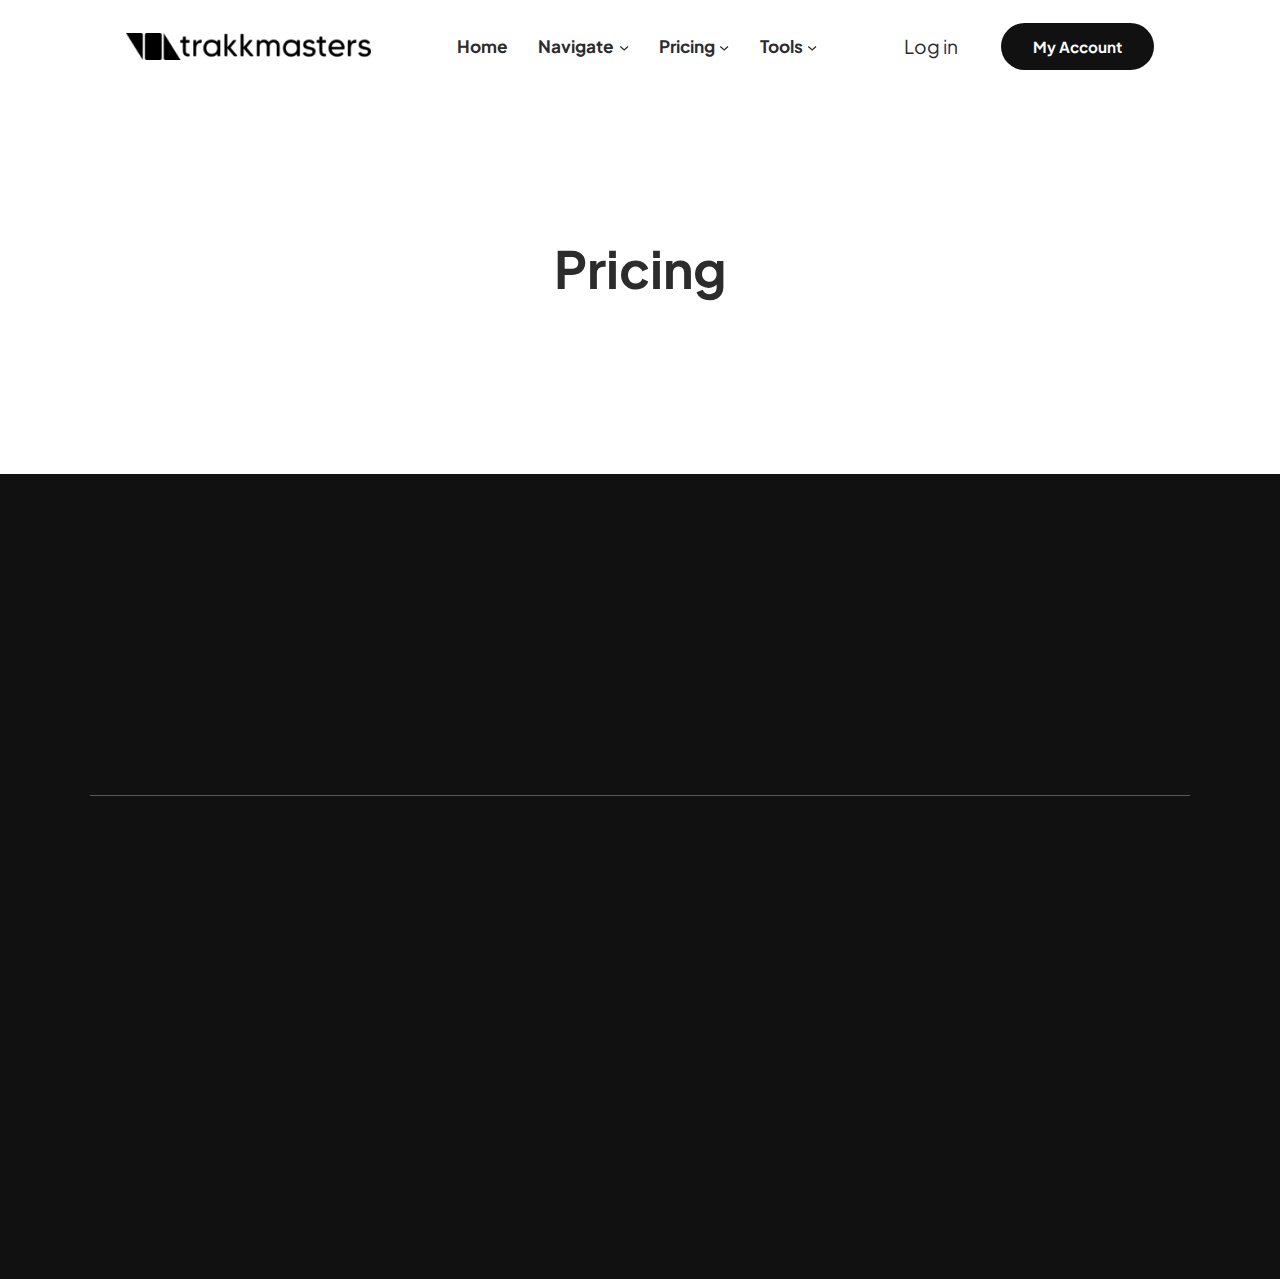
<file: pricing/index.html>
<!DOCTYPE html>
<html lang="en-US">
<head>
	<meta charset="UTF-8">
	<meta name="viewport" content="width=device-width, initial-scale=1">
<meta name="robots" content="max-image-preview:large">
<title>Pricing &#8211; Trakkmasters</title>
<link rel="alternate" type="application/rss+xml" title="Trakkmasters &raquo; Feed" href="./../feed/index.html">
<link rel="alternate" type="application/rss+xml" title="Trakkmasters &raquo; Comments Feed" href="./../comments/feed/index.html">
<script>
window._wpemojiSettings = {"baseUrl":"https:\/\/s.w.org\/images\/core\/emoji\/14.0.0\/72x72\/","ext":".png","svgUrl":"https:\/\/s.w.org\/images\/core\/emoji\/14.0.0\/svg\/","svgExt":".svg","source":{"concatemoji":".\/\/wp-includes\/js\/wp-emoji-release.min.js?ver=6.2.2"}};
/*! This file is auto-generated */
!function(e,a,t){var n,r,o,i=a.createElement("canvas"),p=i.getContext&&i.getContext("2d");function s(e,t){p.clearRect(0,0,i.width,i.height),p.fillText(e,0,0);e=i.toDataURL();return p.clearRect(0,0,i.width,i.height),p.fillText(t,0,0),e===i.toDataURL()}function c(e){var t=a.createElement("script");t.src=e,t.defer=t.type="text/javascript",a.getElementsByTagName("head")[0].appendChild(t)}for(o=Array("flag","emoji"),t.supports={everything:!0,everythingExceptFlag:!0},r=0;r<o.length;r++)t.supports[o[r]]=function(e){if(p&&p.fillText)switch(p.textBaseline="top",p.font="600 32px Arial",e){case"flag":return s("🏳️‍⚧️","🏳️​⚧️")?!1:!s("🇺🇳","🇺​🇳")&&!s("🏴󠁧󠁢󠁥󠁮󠁧󠁿","🏴​󠁧​󠁢​󠁥​󠁮​󠁧​󠁿");case"emoji":return!s("🫱🏻‍🫲🏿","🫱🏻​🫲🏿")}return!1}(o[r]),t.supports.everything=t.supports.everything&&t.supports[o[r]],"flag"!==o[r]&&(t.supports.everythingExceptFlag=t.supports.everythingExceptFlag&&t.supports[o[r]]);t.supports.everythingExceptFlag=t.supports.everythingExceptFlag&&!t.supports.flag,t.DOMReady=!1,t.readyCallback=function(){t.DOMReady=!0},t.supports.everything||(n=function(){t.readyCallback()},a.addEventListener?(a.addEventListener("DOMContentLoaded",n,!1),e.addEventListener("load",n,!1)):(e.attachEvent("onload",n),a.attachEvent("onreadystatechange",function(){"complete"===a.readyState&&t.readyCallback()})),(e=t.source||{}).concatemoji?c(e.concatemoji):e.wpemoji&&e.twemoji&&(c(e.twemoji),c(e.wpemoji)))}(window,document,window._wpemojiSettings);
</script>
<style>img.wp-smiley,
img.emoji {
	display: inline !important;
	border: none !important;
	box-shadow: none !important;
	height: 1em !important;
	width: 1em !important;
	margin: 0 0.07em !important;
	vertical-align: -0.1em !important;
	background: none !important;
	padding: 0 !important;
}</style>
	<style id="wp-block-image-inline-css">.wp-block-image img{height:auto;max-width:100%;vertical-align:bottom}.wp-block-image img,.wp-block-image.has-custom-border img{box-sizing:border-box}.wp-block-image.aligncenter{text-align:center}.wp-block-image.alignfull img,.wp-block-image.alignwide img{height:auto;width:100%}.wp-block-image .aligncenter,.wp-block-image .alignleft,.wp-block-image .alignright,.wp-block-image.aligncenter,.wp-block-image.alignleft,.wp-block-image.alignright{display:table}.wp-block-image .aligncenter>figcaption,.wp-block-image .alignleft>figcaption,.wp-block-image .alignright>figcaption,.wp-block-image.aligncenter>figcaption,.wp-block-image.alignleft>figcaption,.wp-block-image.alignright>figcaption{caption-side:bottom;display:table-caption}.wp-block-image .alignleft{float:left;margin:.5em 1em .5em 0}.wp-block-image .alignright{float:right;margin:.5em 0 .5em 1em}.wp-block-image .aligncenter{margin-left:auto;margin-right:auto}.wp-block-image figcaption{margin-bottom:1em;margin-top:.5em}.wp-block-image .is-style-rounded img,.wp-block-image.is-style-circle-mask img,.wp-block-image.is-style-rounded img{border-radius:9999px}@supports ((-webkit-mask-image:none) or (mask-image:none)) or (-webkit-mask-image:none){.wp-block-image.is-style-circle-mask img{border-radius:0;-webkit-mask-image:url('data:image/svg+xml;utf8,<svg viewBox="0 0 100 100" xmlns="http://www.w3.org/2000/svg"><circle cx="50" cy="50" r="50"/></svg>');mask-image:url('data:image/svg+xml;utf8,<svg viewBox="0 0 100 100" xmlns="http://www.w3.org/2000/svg"><circle cx="50" cy="50" r="50"/></svg>');mask-mode:alpha;-webkit-mask-position:center;mask-position:center;-webkit-mask-repeat:no-repeat;mask-repeat:no-repeat;-webkit-mask-size:contain;mask-size:contain}}.wp-block-image :where(.has-border-color){border-style:solid}.wp-block-image :where([style*=border-top-color]){border-top-style:solid}.wp-block-image :where([style*=border-right-color]){border-right-style:solid}.wp-block-image :where([style*=border-bottom-color]){border-bottom-style:solid}.wp-block-image :where([style*=border-left-color]){border-left-style:solid}.wp-block-image :where([style*=border-width]){border-style:solid}.wp-block-image :where([style*=border-top-width]){border-top-style:solid}.wp-block-image :where([style*=border-right-width]){border-right-style:solid}.wp-block-image :where([style*=border-bottom-width]){border-bottom-style:solid}.wp-block-image :where([style*=border-left-width]){border-left-style:solid}.wp-block-image figure{margin:0}
.wp-block-image figcaption{color:#555;font-size:13px;text-align:center}.is-dark-theme .wp-block-image figcaption{color:hsla(0,0%,100%,.65)}.wp-block-image{margin:0 0 1em}</style>
<style id="wp-block-spacer-inline-css">.wp-block-spacer{clear:both}</style>
<style id="wp-block-navigation-link-inline-css">.wp-block-navigation .wp-block-navigation-item__label{overflow-wrap:break-word;word-break:normal}.wp-block-navigation .wp-block-navigation-item__description{display:none}</style>
<link rel="stylesheet" id="wp-block-navigation-css" href="./../wp-includes/blocks/navigation/style.min.css?ver=6.2.2" media="all">
<style id="wp-block-navigation-inline-css">.wp-block-navigation{font-size: var(--wp--preset--font-size--tiny-plus);}
.wp-block-navigation a:where(:not(.wp-element-button)){color: inherit;}</style>
<style id="wp-block-columns-inline-css">.wp-block-columns{align-items:normal!important;box-sizing:border-box;display:flex;flex-wrap:wrap!important;margin-bottom:1.75em}@media (min-width:782px){.wp-block-columns{flex-wrap:nowrap!important}}.wp-block-columns.are-vertically-aligned-top{align-items:flex-start}.wp-block-columns.are-vertically-aligned-center{align-items:center}.wp-block-columns.are-vertically-aligned-bottom{align-items:flex-end}@media (max-width:781px){.wp-block-columns:not(.is-not-stacked-on-mobile)>.wp-block-column{flex-basis:100%!important}}@media (min-width:782px){.wp-block-columns:not(.is-not-stacked-on-mobile)>.wp-block-column{flex-basis:0;flex-grow:1}.wp-block-columns:not(.is-not-stacked-on-mobile)>.wp-block-column[style*=flex-basis]{flex-grow:0}}.wp-block-columns.is-not-stacked-on-mobile{flex-wrap:nowrap!important}.wp-block-columns.is-not-stacked-on-mobile>.wp-block-column{flex-basis:0;flex-grow:1}.wp-block-columns.is-not-stacked-on-mobile>.wp-block-column[style*=flex-basis]{flex-grow:0}:where(.wp-block-columns.has-background){padding:1.25em 2.375em}.wp-block-column{flex-grow:1;min-width:0;overflow-wrap:break-word;word-break:break-word}.wp-block-column.is-vertically-aligned-top{align-self:flex-start}.wp-block-column.is-vertically-aligned-center{align-self:center}.wp-block-column.is-vertically-aligned-bottom{align-self:flex-end}.wp-block-column.is-vertically-aligned-bottom,.wp-block-column.is-vertically-aligned-center,.wp-block-column.is-vertically-aligned-top{width:100%}
.wp-block-columns.is-layout-flow > *{margin-block-start: 0;margin-block-end: 0;}.wp-block-columns.is-layout-flow > * + *{margin-block-start: 50px;margin-block-end: 0;}.wp-block-columns.is-layout-constrained > *{margin-block-start: 0;margin-block-end: 0;}.wp-block-columns.is-layout-constrained > * + *{margin-block-start: 50px;margin-block-end: 0;}.wp-block-columns.is-layout-flex{gap: 50px;}</style>
<style id="wp-block-button-inline-css">.wp-block-button__link{box-sizing:border-box;cursor:pointer;display:inline-block;text-align:center;word-break:break-word}.wp-block-button__link.aligncenter{text-align:center}.wp-block-button__link.alignright{text-align:right}:where(.wp-block-button__link){border-radius:9999px;box-shadow:none;padding:calc(.667em + 2px) calc(1.333em + 2px);text-decoration:none}.wp-block-button[style*=text-decoration] .wp-block-button__link{text-decoration:inherit}.wp-block-buttons>.wp-block-button.has-custom-width{max-width:none}.wp-block-buttons>.wp-block-button.has-custom-width .wp-block-button__link{width:100%}.wp-block-buttons>.wp-block-button.has-custom-font-size .wp-block-button__link{font-size:inherit}.wp-block-buttons>.wp-block-button.wp-block-button__width-25{width:calc(25% - var(--wp--style--block-gap, .5em)*.75)}.wp-block-buttons>.wp-block-button.wp-block-button__width-50{width:calc(50% - var(--wp--style--block-gap, .5em)*.5)}.wp-block-buttons>.wp-block-button.wp-block-button__width-75{width:calc(75% - var(--wp--style--block-gap, .5em)*.25)}.wp-block-buttons>.wp-block-button.wp-block-button__width-100{flex-basis:100%;width:100%}.wp-block-buttons.is-vertical>.wp-block-button.wp-block-button__width-25{width:25%}.wp-block-buttons.is-vertical>.wp-block-button.wp-block-button__width-50{width:50%}.wp-block-buttons.is-vertical>.wp-block-button.wp-block-button__width-75{width:75%}.wp-block-button.is-style-squared,.wp-block-button__link.wp-block-button.is-style-squared{border-radius:0}.wp-block-button.no-border-radius,.wp-block-button__link.no-border-radius{border-radius:0!important}.wp-block-button .wp-block-button__link.is-style-outline,.wp-block-button.is-style-outline>.wp-block-button__link{border:2px solid;padding:.667em 1.333em}.wp-block-button .wp-block-button__link.is-style-outline:not(.has-text-color),.wp-block-button.is-style-outline>.wp-block-button__link:not(.has-text-color){color:currentColor}.wp-block-button .wp-block-button__link.is-style-outline:not(.has-background),.wp-block-button.is-style-outline>.wp-block-button__link:not(.has-background){background-color:transparent;background-image:none}</style>
<style id="wp-block-buttons-inline-css">.wp-block-buttons.is-vertical{flex-direction:column}.wp-block-buttons.is-vertical>.wp-block-button:last-child{margin-bottom:0}.wp-block-buttons>.wp-block-button{display:inline-block;margin:0}.wp-block-buttons.is-content-justification-left{justify-content:flex-start}.wp-block-buttons.is-content-justification-left.is-vertical{align-items:flex-start}.wp-block-buttons.is-content-justification-center{justify-content:center}.wp-block-buttons.is-content-justification-center.is-vertical{align-items:center}.wp-block-buttons.is-content-justification-right{justify-content:flex-end}.wp-block-buttons.is-content-justification-right.is-vertical{align-items:flex-end}.wp-block-buttons.is-content-justification-space-between{justify-content:space-between}.wp-block-buttons.aligncenter{text-align:center}.wp-block-buttons:not(.is-content-justification-space-between,.is-content-justification-right,.is-content-justification-left,.is-content-justification-center) .wp-block-button.aligncenter{margin-left:auto;margin-right:auto;width:100%}.wp-block-buttons[style*=text-decoration] .wp-block-button,.wp-block-buttons[style*=text-decoration] .wp-block-button__link{text-decoration:inherit}.wp-block-buttons.has-custom-font-size .wp-block-button__link{font-size:inherit}.wp-block-button.aligncenter{text-align:center}</style>
<style id="wp-block-group-inline-css">.wp-block-group{box-sizing:border-box}
:where(.wp-block-group.has-background){padding:1.25em 2.375em}</style>
<style id="wp-block-template-part-inline-css">.wp-block-template-part.has-background{margin-bottom:0;margin-top:0;padding:1.25em 2.375em}</style>
<style id="wp-block-post-title-inline-css">.wp-block-post-title{box-sizing:border-box;word-break:break-word}.wp-block-post-title a{display:inline-block}
.wp-block-post-title{font-size: var(--wp--preset--font-size--large-plus);line-height: 1.3;}</style>
<style id="wp-block-heading-inline-css">h1.has-background,h2.has-background,h3.has-background,h4.has-background,h5.has-background,h6.has-background{padding:1.25em 2.375em}</style>
<style id="wp-block-separator-inline-css">@charset "UTF-8";.wp-block-separator{border:1px solid;border-left:none;border-right:none}.wp-block-separator.is-style-dots{background:none!important;border:none;height:auto;line-height:1;text-align:center}.wp-block-separator.is-style-dots:before{color:currentColor;content:"···";font-family:serif;font-size:1.5em;letter-spacing:2em;padding-left:2em}
.wp-block-separator.has-css-opacity{opacity:.4}.wp-block-separator{border:none;border-bottom:2px solid;margin-left:auto;margin-right:auto}.wp-block-separator.has-alpha-channel-opacity{opacity:1}.wp-block-separator:not(.is-style-wide):not(.is-style-dots){width:100px}.wp-block-separator.has-background:not(.is-style-dots){border-bottom:none;height:1px}.wp-block-separator.has-background:not(.is-style-wide):not(.is-style-dots){height:2px}
.wp-block-separator{background-color: var(--wp--preset--color--border);border-width: 0 0 1px 0;color: var(--wp--preset--color--border);}</style>
<style id="wp-block-paragraph-inline-css">.is-small-text{font-size:.875em}.is-regular-text{font-size:1em}.is-large-text{font-size:2.25em}.is-larger-text{font-size:3em}.has-drop-cap:not(:focus):first-letter{float:left;font-size:8.4em;font-style:normal;font-weight:100;line-height:.68;margin:.05em .1em 0 0;text-transform:uppercase}body.rtl .has-drop-cap:not(:focus):first-letter{float:none;margin-left:.1em}p.has-drop-cap.has-background{overflow:hidden}p.has-background{padding:1.25em 2.375em}:where(p.has-text-color:not(.has-link-color)) a{color:inherit}
p{color: var(--wp--preset--color--paragraph);}</style>
<style id="wp-block-library-inline-css">:root{--wp-admin-theme-color:#007cba;--wp-admin-theme-color--rgb:0,124,186;--wp-admin-theme-color-darker-10:#006ba1;--wp-admin-theme-color-darker-10--rgb:0,107,161;--wp-admin-theme-color-darker-20:#005a87;--wp-admin-theme-color-darker-20--rgb:0,90,135;--wp-admin-border-width-focus:2px;--wp-block-synced-color:#7a00df;--wp-block-synced-color--rgb:122,0,223}@media (-webkit-min-device-pixel-ratio:2),(min-resolution:192dpi){:root{--wp-admin-border-width-focus:1.5px}}.wp-element-button{cursor:pointer}:root{--wp--preset--font-size--normal:16px;--wp--preset--font-size--huge:42px}:root .has-very-light-gray-background-color{background-color:#eee}:root .has-very-dark-gray-background-color{background-color:#313131}:root .has-very-light-gray-color{color:#eee}:root .has-very-dark-gray-color{color:#313131}:root .has-vivid-green-cyan-to-vivid-cyan-blue-gradient-background{background:linear-gradient(135deg,#00d084,#0693e3)}:root .has-purple-crush-gradient-background{background:linear-gradient(135deg,#34e2e4,#4721fb 50%,#ab1dfe)}:root .has-hazy-dawn-gradient-background{background:linear-gradient(135deg,#faaca8,#dad0ec)}:root .has-subdued-olive-gradient-background{background:linear-gradient(135deg,#fafae1,#67a671)}:root .has-atomic-cream-gradient-background{background:linear-gradient(135deg,#fdd79a,#004a59)}:root .has-nightshade-gradient-background{background:linear-gradient(135deg,#330968,#31cdcf)}:root .has-midnight-gradient-background{background:linear-gradient(135deg,#020381,#2874fc)}.has-regular-font-size{font-size:1em}.has-larger-font-size{font-size:2.625em}.has-normal-font-size{font-size:var(--wp--preset--font-size--normal)}.has-huge-font-size{font-size:var(--wp--preset--font-size--huge)}.has-text-align-center{text-align:center}.has-text-align-left{text-align:left}.has-text-align-right{text-align:right}#end-resizable-editor-section{display:none}.aligncenter{clear:both}.items-justified-left{justify-content:flex-start}.items-justified-center{justify-content:center}.items-justified-right{justify-content:flex-end}.items-justified-space-between{justify-content:space-between}.screen-reader-text{clip:rect(1px,1px,1px,1px);word-wrap:normal!important;border:0;-webkit-clip-path:inset(50%);clip-path:inset(50%);height:1px;margin:-1px;overflow:hidden;padding:0;position:absolute;width:1px}.screen-reader-text:focus{clip:auto!important;background-color:#ddd;-webkit-clip-path:none;clip-path:none;color:#444;display:block;font-size:1em;height:auto;left:5px;line-height:normal;padding:15px 23px 14px;text-decoration:none;top:5px;width:auto;z-index:100000}html :where(.has-border-color){border-style:solid}html :where([style*=border-top-color]){border-top-style:solid}html :where([style*=border-right-color]){border-right-style:solid}html :where([style*=border-bottom-color]){border-bottom-style:solid}html :where([style*=border-left-color]){border-left-style:solid}html :where([style*=border-width]){border-style:solid}html :where([style*=border-top-width]){border-top-style:solid}html :where([style*=border-right-width]){border-right-style:solid}html :where([style*=border-bottom-width]){border-bottom-style:solid}html :where([style*=border-left-width]){border-left-style:solid}html :where(img[class*=wp-image-]){height:auto;max-width:100%}figure{margin:0 0 1em}html :where(.is-position-sticky){--wp-admin--admin-bar--position-offset:var(--wp-admin--admin-bar--height,0px)}@media screen and (max-width:600px){html :where(.is-position-sticky){--wp-admin--admin-bar--position-offset:0px}}</style>
<style id="global-styles-inline-css">body{--wp--preset--color--black: #000000;--wp--preset--color--cyan-bluish-gray: #abb8c3;--wp--preset--color--white: #ffffff;--wp--preset--color--pale-pink: #f78da7;--wp--preset--color--vivid-red: #cf2e2e;--wp--preset--color--luminous-vivid-orange: #ff6900;--wp--preset--color--luminous-vivid-amber: #fcb900;--wp--preset--color--light-green-cyan: #7bdcb5;--wp--preset--color--vivid-green-cyan: #00d084;--wp--preset--color--pale-cyan-blue: #8ed1fc;--wp--preset--color--vivid-cyan-blue: #0693e3;--wp--preset--color--vivid-purple: #9b51e0;--wp--preset--color--primary: #1AAD64;--wp--preset--color--secondary: #2750E1;--wp--preset--color--lemmonary: #FFE156;--wp--preset--color--body: #2C2C2C;--wp--preset--color--body-alt: #FCFCFC;--wp--preset--color--paragraph: #1C1C1C;--wp--preset--color--paragraph-alt: #757575;--wp--preset--color--meta: #5C5C5C;--wp--preset--color--border: #7C7C7C;--wp--preset--color--border-alt: #E0E0E0;--wp--preset--color--midground: #F7F7F7;--wp--preset--color--midground-alt: #ececec;--wp--preset--color--background: #FFFFFF;--wp--preset--color--background-alt: #111111;--wp--preset--color--transparent: #ffffff00;--wp--preset--gradient--vivid-cyan-blue-to-vivid-purple: linear-gradient(135deg,rgba(6,147,227,1) 0%,rgb(155,81,224) 100%);--wp--preset--gradient--light-green-cyan-to-vivid-green-cyan: linear-gradient(135deg,rgb(122,220,180) 0%,rgb(0,208,130) 100%);--wp--preset--gradient--luminous-vivid-amber-to-luminous-vivid-orange: linear-gradient(135deg,rgba(252,185,0,1) 0%,rgba(255,105,0,1) 100%);--wp--preset--gradient--luminous-vivid-orange-to-vivid-red: linear-gradient(135deg,rgba(255,105,0,1) 0%,rgb(207,46,46) 100%);--wp--preset--gradient--very-light-gray-to-cyan-bluish-gray: linear-gradient(135deg,rgb(238,238,238) 0%,rgb(169,184,195) 100%);--wp--preset--gradient--cool-to-warm-spectrum: linear-gradient(135deg,rgb(74,234,220) 0%,rgb(151,120,209) 20%,rgb(207,42,186) 40%,rgb(238,44,130) 60%,rgb(251,105,98) 80%,rgb(254,248,76) 100%);--wp--preset--gradient--blush-light-purple: linear-gradient(135deg,rgb(255,206,236) 0%,rgb(152,150,240) 100%);--wp--preset--gradient--blush-bordeaux: linear-gradient(135deg,rgb(254,205,165) 0%,rgb(254,45,45) 50%,rgb(107,0,62) 100%);--wp--preset--gradient--luminous-dusk: linear-gradient(135deg,rgb(255,203,112) 0%,rgb(199,81,192) 50%,rgb(65,88,208) 100%);--wp--preset--gradient--pale-ocean: linear-gradient(135deg,rgb(255,245,203) 0%,rgb(182,227,212) 50%,rgb(51,167,181) 100%);--wp--preset--gradient--electric-grass: linear-gradient(135deg,rgb(202,248,128) 0%,rgb(113,206,126) 100%);--wp--preset--gradient--midnight: linear-gradient(135deg,rgb(2,3,129) 0%,rgb(40,116,252) 100%);--wp--preset--duotone--dark-grayscale: url('#wp-duotone-dark-grayscale');--wp--preset--duotone--grayscale: url('#wp-duotone-grayscale');--wp--preset--duotone--purple-yellow: url('#wp-duotone-purple-yellow');--wp--preset--duotone--blue-red: url('#wp-duotone-blue-red');--wp--preset--duotone--midnight: url('#wp-duotone-midnight');--wp--preset--duotone--magenta-yellow: url('#wp-duotone-magenta-yellow');--wp--preset--duotone--purple-green: url('#wp-duotone-purple-green');--wp--preset--duotone--blue-orange: url('#wp-duotone-blue-orange');--wp--preset--font-size--small: clamp(1.125rem, 1.125rem + ((1vw - 0.48rem) * 0.24), 1.25rem);--wp--preset--font-size--medium: clamp(1.5rem, 1.5rem + ((1vw - 0.48rem) * 0.721), 1.875rem);--wp--preset--font-size--large: clamp(2.25rem, 2.25rem + ((1vw - 0.48rem) * 1.442), 3rem);--wp--preset--font-size--x-large: clamp(31.5px, 1.969rem + ((1vw - 7.68px) * 1.262), 42px);--wp--preset--font-size--tiny: clamp(0.875rem, 0.875rem + ((1vw - 0.48rem) * 0.24), 1rem);--wp--preset--font-size--tiny-plus: clamp(1rem, 1rem + ((1vw - 0.48rem) * 0.24), 1.125rem);--wp--preset--font-size--small-plus: clamp(1.35rem, 1.35rem + ((1vw - 0.48rem) * 0.288), 1.5rem);--wp--preset--font-size--medium-plus: clamp(1.75rem, 1.75rem + ((1vw - 0.48rem) * 0.962), 2.25rem);--wp--preset--font-size--large-plus: clamp(2.75rem, 2.75rem + ((1vw - 0.48rem) * 1.442), 3.5rem);--wp--preset--font-size--huge: clamp(2.85rem, 2.85rem + ((1vw - 0.48rem) * 3.173), 4.5rem);--wp--preset--font-size--huge-plus: clamp(3.15rem, 3.15rem + ((1vw - 0.48rem) * 3.558), 5rem);--wp--preset--font-size--gigantic: clamp(3.5rem, 3.5rem + ((1vw - 0.48rem) * 4.808), 6rem);--wp--preset--font-family--system-font: -apple-system,BlinkMacSystemFont,"Segoe UI",Roboto,Oxygen-Sans,Ubuntu,Cantarell,"Helvetica Neue",sans-serif;--wp--preset--font-family--plus-jakarta: "Plus Jakarta Sans", sans-serif;--wp--preset--spacing--10: 0.5rem;--wp--preset--spacing--20: clamp(0.875rem, 0.875rem + ((1vw - 0.48rem) * 0.24), 1rem);--wp--preset--spacing--30: clamp(1.125rem, 1.125rem + ((1vw - 0.48rem) * 0.721), 1.5rem);--wp--preset--spacing--40: clamp(1.5rem, 1.5rem + ((1vw - 0.48rem) * 0.962), 2rem);--wp--preset--spacing--50: clamp(2.25rem, 2.25rem + ((1vw - 0.48rem) * 1.442), 3rem);--wp--preset--spacing--60: clamp(3rem, 3rem + ((1vw - 0.48rem) * 1.923), 4rem);--wp--preset--spacing--70: clamp(3.75rem, 3.75rem + ((1vw - 0.48rem) * 2.404), 5rem);--wp--preset--shadow--natural: 6px 6px 9px rgba(0, 0, 0, 0.2);--wp--preset--shadow--deep: 12px 12px 50px rgba(0, 0, 0, 0.4);--wp--preset--shadow--sharp: 6px 6px 0px rgba(0, 0, 0, 0.2);--wp--preset--shadow--outlined: 6px 6px 0px -3px rgba(255, 255, 255, 1), 6px 6px rgba(0, 0, 0, 1);--wp--preset--shadow--crisp: 6px 6px 0px rgba(0, 0, 0, 1);}body { margin: 0;--wp--style--global--content-size: 774px;--wp--style--global--wide-size: 1600px; }.wp-site-blocks { padding-top: var(--wp--style--root--padding-top); padding-bottom: var(--wp--style--root--padding-bottom); }.has-global-padding { padding-right: var(--wp--style--root--padding-right); padding-left: var(--wp--style--root--padding-left); }.has-global-padding :where(.has-global-padding) { padding-right: 0; padding-left: 0; }.has-global-padding > .alignfull { margin-right: calc(var(--wp--style--root--padding-right) * -1); margin-left: calc(var(--wp--style--root--padding-left) * -1); }.has-global-padding :where(.has-global-padding) > .alignfull { margin-right: 0; margin-left: 0; }.has-global-padding > .alignfull:where(:not(.has-global-padding)) > :where([class*="wp-block-"]:not(.alignfull):not([class*="__"]),p,h1,h2,h3,h4,h5,h6,ul,ol) { padding-right: var(--wp--style--root--padding-right); padding-left: var(--wp--style--root--padding-left); }.has-global-padding :where(.has-global-padding) > .alignfull:where(:not(.has-global-padding)) > :where([class*="wp-block-"]:not(.alignfull):not([class*="__"]),p,h1,h2,h3,h4,h5,h6,ul,ol) { padding-right: 0; padding-left: 0; }.wp-site-blocks > .alignleft { float: left; margin-right: 2em; }.wp-site-blocks > .alignright { float: right; margin-left: 2em; }.wp-site-blocks > .aligncenter { justify-content: center; margin-left: auto; margin-right: auto; }.wp-site-blocks > * { margin-block-start: 0; margin-block-end: 0; }.wp-site-blocks > * + * { margin-block-start: var(--wp--preset--spacing--30); }body { --wp--style--block-gap: var(--wp--preset--spacing--30); }body .is-layout-flow > *{margin-block-start: 0;margin-block-end: 0;}body .is-layout-flow > * + *{margin-block-start: var(--wp--preset--spacing--30);margin-block-end: 0;}body .is-layout-constrained > *{margin-block-start: 0;margin-block-end: 0;}body .is-layout-constrained > * + *{margin-block-start: var(--wp--preset--spacing--30);margin-block-end: 0;}body .is-layout-flex{gap: var(--wp--preset--spacing--30);}body .is-layout-flow > .alignleft{float: left;margin-inline-start: 0;margin-inline-end: 2em;}body .is-layout-flow > .alignright{float: right;margin-inline-start: 2em;margin-inline-end: 0;}body .is-layout-flow > .aligncenter{margin-left: auto !important;margin-right: auto !important;}body .is-layout-constrained > .alignleft{float: left;margin-inline-start: 0;margin-inline-end: 2em;}body .is-layout-constrained > .alignright{float: right;margin-inline-start: 2em;margin-inline-end: 0;}body .is-layout-constrained > .aligncenter{margin-left: auto !important;margin-right: auto !important;}body .is-layout-constrained > :where(:not(.alignleft):not(.alignright):not(.alignfull)){max-width: var(--wp--style--global--content-size);margin-left: auto !important;margin-right: auto !important;}body .is-layout-constrained > .alignwide{max-width: var(--wp--style--global--wide-size);}body .is-layout-flex{display: flex;}body .is-layout-flex{flex-wrap: wrap;align-items: center;}body .is-layout-flex > *{margin: 0;}body{background-color: var(--wp--preset--color--background);color: var(--wp--preset--color--body);font-family: var(--wp--preset--font-family--plus-jakarta);font-size: var(--wp--preset--font-size--small);line-height: 1.6;--wp--style--root--padding-top: 0px;--wp--style--root--padding-right: 7vw;--wp--style--root--padding-bottom: 0px;--wp--style--root--padding-left: 7vw;}a:where(:not(.wp-element-button)){color: inherit;text-decoration: underline;}a:where(:not(.wp-element-button)):hover{color: var(--wp--preset--color--primary?);}h1, h2, h3, h4, h5, h6{font-weight: 700;line-height: 1.3;}h1{font-size: var(--wp--preset--font-size--huge);line-height: 1.3;}h2{font-size: var(--wp--preset--font-size--large-plus);}h3{font-size: var(--wp--preset--font-size--);}h4{font-size: var(--wp--preset--font-size--large);}h5{font-size: var(--wp--preset--font-size--small-plus);}h6{font-size: var(--wp--preset--font-size--tiny-plus);}.wp-element-button, .wp-block-button__link{background-color: var(--wp--preset--color--primary);border-radius: 9999px;border-width: 0px;color: var(--wp--preset--color--body-alt);font-family: inherit;font-size: var(--wp--preset--font-size--tiny-plus);font-weight: 700;line-height: 1;padding-top: 1.334em;padding-right: 2.667em;padding-bottom: 1.334em;padding-left: 2.667em;text-decoration: none;}.wp-element-button:hover, .wp-block-button__link:hover{background-color: var(--wp--preset--color--primary);color: var(--wp--preset--color--body-alt);}.has-black-color{color: var(--wp--preset--color--black) !important;}.has-cyan-bluish-gray-color{color: var(--wp--preset--color--cyan-bluish-gray) !important;}.has-white-color{color: var(--wp--preset--color--white) !important;}.has-pale-pink-color{color: var(--wp--preset--color--pale-pink) !important;}.has-vivid-red-color{color: var(--wp--preset--color--vivid-red) !important;}.has-luminous-vivid-orange-color{color: var(--wp--preset--color--luminous-vivid-orange) !important;}.has-luminous-vivid-amber-color{color: var(--wp--preset--color--luminous-vivid-amber) !important;}.has-light-green-cyan-color{color: var(--wp--preset--color--light-green-cyan) !important;}.has-vivid-green-cyan-color{color: var(--wp--preset--color--vivid-green-cyan) !important;}.has-pale-cyan-blue-color{color: var(--wp--preset--color--pale-cyan-blue) !important;}.has-vivid-cyan-blue-color{color: var(--wp--preset--color--vivid-cyan-blue) !important;}.has-vivid-purple-color{color: var(--wp--preset--color--vivid-purple) !important;}.has-primary-color{color: var(--wp--preset--color--primary) !important;}.has-secondary-color{color: var(--wp--preset--color--secondary) !important;}.has-lemmonary-color{color: var(--wp--preset--color--lemmonary) !important;}.has-body-color{color: var(--wp--preset--color--body) !important;}.has-body-alt-color{color: var(--wp--preset--color--body-alt) !important;}.has-paragraph-color{color: var(--wp--preset--color--paragraph) !important;}.has-paragraph-alt-color{color: var(--wp--preset--color--paragraph-alt) !important;}.has-meta-color{color: var(--wp--preset--color--meta) !important;}.has-border-color{color: var(--wp--preset--color--border) !important;}.has-border-alt-color{color: var(--wp--preset--color--border-alt) !important;}.has-midground-color{color: var(--wp--preset--color--midground) !important;}.has-midground-alt-color{color: var(--wp--preset--color--midground-alt) !important;}.has-background-color{color: var(--wp--preset--color--background) !important;}.has-background-alt-color{color: var(--wp--preset--color--background-alt) !important;}.has-transparent-color{color: var(--wp--preset--color--transparent) !important;}.has-black-background-color{background-color: var(--wp--preset--color--black) !important;}.has-cyan-bluish-gray-background-color{background-color: var(--wp--preset--color--cyan-bluish-gray) !important;}.has-white-background-color{background-color: var(--wp--preset--color--white) !important;}.has-pale-pink-background-color{background-color: var(--wp--preset--color--pale-pink) !important;}.has-vivid-red-background-color{background-color: var(--wp--preset--color--vivid-red) !important;}.has-luminous-vivid-orange-background-color{background-color: var(--wp--preset--color--luminous-vivid-orange) !important;}.has-luminous-vivid-amber-background-color{background-color: var(--wp--preset--color--luminous-vivid-amber) !important;}.has-light-green-cyan-background-color{background-color: var(--wp--preset--color--light-green-cyan) !important;}.has-vivid-green-cyan-background-color{background-color: var(--wp--preset--color--vivid-green-cyan) !important;}.has-pale-cyan-blue-background-color{background-color: var(--wp--preset--color--pale-cyan-blue) !important;}.has-vivid-cyan-blue-background-color{background-color: var(--wp--preset--color--vivid-cyan-blue) !important;}.has-vivid-purple-background-color{background-color: var(--wp--preset--color--vivid-purple) !important;}.has-primary-background-color{background-color: var(--wp--preset--color--primary) !important;}.has-secondary-background-color{background-color: var(--wp--preset--color--secondary) !important;}.has-lemmonary-background-color{background-color: var(--wp--preset--color--lemmonary) !important;}.has-body-background-color{background-color: var(--wp--preset--color--body) !important;}.has-body-alt-background-color{background-color: var(--wp--preset--color--body-alt) !important;}.has-paragraph-background-color{background-color: var(--wp--preset--color--paragraph) !important;}.has-paragraph-alt-background-color{background-color: var(--wp--preset--color--paragraph-alt) !important;}.has-meta-background-color{background-color: var(--wp--preset--color--meta) !important;}.has-border-background-color{background-color: var(--wp--preset--color--border) !important;}.has-border-alt-background-color{background-color: var(--wp--preset--color--border-alt) !important;}.has-midground-background-color{background-color: var(--wp--preset--color--midground) !important;}.has-midground-alt-background-color{background-color: var(--wp--preset--color--midground-alt) !important;}.has-background-background-color{background-color: var(--wp--preset--color--background) !important;}.has-background-alt-background-color{background-color: var(--wp--preset--color--background-alt) !important;}.has-transparent-background-color{background-color: var(--wp--preset--color--transparent) !important;}.has-black-border-color{border-color: var(--wp--preset--color--black) !important;}.has-cyan-bluish-gray-border-color{border-color: var(--wp--preset--color--cyan-bluish-gray) !important;}.has-white-border-color{border-color: var(--wp--preset--color--white) !important;}.has-pale-pink-border-color{border-color: var(--wp--preset--color--pale-pink) !important;}.has-vivid-red-border-color{border-color: var(--wp--preset--color--vivid-red) !important;}.has-luminous-vivid-orange-border-color{border-color: var(--wp--preset--color--luminous-vivid-orange) !important;}.has-luminous-vivid-amber-border-color{border-color: var(--wp--preset--color--luminous-vivid-amber) !important;}.has-light-green-cyan-border-color{border-color: var(--wp--preset--color--light-green-cyan) !important;}.has-vivid-green-cyan-border-color{border-color: var(--wp--preset--color--vivid-green-cyan) !important;}.has-pale-cyan-blue-border-color{border-color: var(--wp--preset--color--pale-cyan-blue) !important;}.has-vivid-cyan-blue-border-color{border-color: var(--wp--preset--color--vivid-cyan-blue) !important;}.has-vivid-purple-border-color{border-color: var(--wp--preset--color--vivid-purple) !important;}.has-primary-border-color{border-color: var(--wp--preset--color--primary) !important;}.has-secondary-border-color{border-color: var(--wp--preset--color--secondary) !important;}.has-lemmonary-border-color{border-color: var(--wp--preset--color--lemmonary) !important;}.has-body-border-color{border-color: var(--wp--preset--color--body) !important;}.has-body-alt-border-color{border-color: var(--wp--preset--color--body-alt) !important;}.has-paragraph-border-color{border-color: var(--wp--preset--color--paragraph) !important;}.has-paragraph-alt-border-color{border-color: var(--wp--preset--color--paragraph-alt) !important;}.has-meta-border-color{border-color: var(--wp--preset--color--meta) !important;}.has-border-border-color{border-color: var(--wp--preset--color--border) !important;}.has-border-alt-border-color{border-color: var(--wp--preset--color--border-alt) !important;}.has-midground-border-color{border-color: var(--wp--preset--color--midground) !important;}.has-midground-alt-border-color{border-color: var(--wp--preset--color--midground-alt) !important;}.has-background-border-color{border-color: var(--wp--preset--color--background) !important;}.has-background-alt-border-color{border-color: var(--wp--preset--color--background-alt) !important;}.has-transparent-border-color{border-color: var(--wp--preset--color--transparent) !important;}.has-vivid-cyan-blue-to-vivid-purple-gradient-background{background: var(--wp--preset--gradient--vivid-cyan-blue-to-vivid-purple) !important;}.has-light-green-cyan-to-vivid-green-cyan-gradient-background{background: var(--wp--preset--gradient--light-green-cyan-to-vivid-green-cyan) !important;}.has-luminous-vivid-amber-to-luminous-vivid-orange-gradient-background{background: var(--wp--preset--gradient--luminous-vivid-amber-to-luminous-vivid-orange) !important;}.has-luminous-vivid-orange-to-vivid-red-gradient-background{background: var(--wp--preset--gradient--luminous-vivid-orange-to-vivid-red) !important;}.has-very-light-gray-to-cyan-bluish-gray-gradient-background{background: var(--wp--preset--gradient--very-light-gray-to-cyan-bluish-gray) !important;}.has-cool-to-warm-spectrum-gradient-background{background: var(--wp--preset--gradient--cool-to-warm-spectrum) !important;}.has-blush-light-purple-gradient-background{background: var(--wp--preset--gradient--blush-light-purple) !important;}.has-blush-bordeaux-gradient-background{background: var(--wp--preset--gradient--blush-bordeaux) !important;}.has-luminous-dusk-gradient-background{background: var(--wp--preset--gradient--luminous-dusk) !important;}.has-pale-ocean-gradient-background{background: var(--wp--preset--gradient--pale-ocean) !important;}.has-electric-grass-gradient-background{background: var(--wp--preset--gradient--electric-grass) !important;}.has-midnight-gradient-background{background: var(--wp--preset--gradient--midnight) !important;}.has-small-font-size{font-size: var(--wp--preset--font-size--small) !important;}.has-medium-font-size{font-size: var(--wp--preset--font-size--medium) !important;}.has-large-font-size{font-size: var(--wp--preset--font-size--large) !important;}.has-x-large-font-size{font-size: var(--wp--preset--font-size--x-large) !important;}.has-tiny-font-size{font-size: var(--wp--preset--font-size--tiny) !important;}.has-tiny-plus-font-size{font-size: var(--wp--preset--font-size--tiny-plus) !important;}.has-small-plus-font-size{font-size: var(--wp--preset--font-size--small-plus) !important;}.has-medium-plus-font-size{font-size: var(--wp--preset--font-size--medium-plus) !important;}.has-large-plus-font-size{font-size: var(--wp--preset--font-size--large-plus) !important;}.has-huge-font-size{font-size: var(--wp--preset--font-size--huge) !important;}.has-huge-plus-font-size{font-size: var(--wp--preset--font-size--huge-plus) !important;}.has-gigantic-font-size{font-size: var(--wp--preset--font-size--gigantic) !important;}.has-system-font-font-family{font-family: var(--wp--preset--font-family--system-font) !important;}.has-plus-jakarta-font-family{font-family: var(--wp--preset--font-family--plus-jakarta) !important;}</style>
<style id="core-block-supports-inline-css">.wp-container-2.wp-container-2{gap:30px;justify-content:center;}.wp-container-6.wp-container-6{flex-wrap:nowrap;gap:var(--wp--preset--spacing--40);}.wp-container-7.wp-container-7{flex-wrap:nowrap;gap:var(--wp--preset--spacing--50);justify-content:center;}.wp-container-16.wp-container-16{gap:0;justify-content:flex-end;}.wp-container-4.wp-container-4,.wp-container-9.wp-container-9,.wp-container-18.wp-container-18,.wp-container-23.wp-container-23,.wp-container-25.wp-container-25{flex-wrap:nowrap;}.wp-container-10.wp-container-10 > *,.wp-container-10.wp-container-10.wp-container-10.wp-container-10 > * + *,.wp-container-13.wp-container-13 > *,.wp-container-13.wp-container-13.wp-container-13.wp-container-13 > * + *,.wp-container-19.wp-container-19 > *,.wp-container-20.wp-container-20 > *,.wp-container-21.wp-container-21 > *,.wp-container-22.wp-container-22 > *,.wp-container-26.wp-container-26 > *,.wp-container-29.wp-container-29 > *,.wp-container-31.wp-container-31 > *{margin-block-start:0;margin-block-end:0;}.wp-container-19.wp-container-19.wp-container-19.wp-container-19 > * + *,.wp-container-20.wp-container-20.wp-container-20.wp-container-20 > * + *,.wp-container-21.wp-container-21.wp-container-21.wp-container-21 > * + *,.wp-container-22.wp-container-22.wp-container-22.wp-container-22 > * + *{margin-block-start:var(--wp--preset--spacing--20);margin-block-end:0;}.wp-container-26.wp-container-26.wp-container-26.wp-container-26 > * + *,.wp-container-29.wp-container-29.wp-container-29.wp-container-29 > * + *,.wp-container-31.wp-container-31.wp-container-31.wp-container-31 > * + *{margin-block-start:var(--wp--preset--spacing--10);margin-block-end:0;}.wp-container-28.wp-container-28,.wp-container-30.wp-container-30{flex-wrap:nowrap;gap:0 0;}</style>
<style id="wp-webfonts-inline-css">@font-face{font-family:"Plus Jakarta Sans";font-style:normal;font-weight:400;font-display:block;src:url('./../wp-content/themes/lemmony/assets/fonts/jakarta/PlusJakartaSans-Regular.woff2') format('woff2');font-stretch:normal;}@font-face{font-family:"Plus Jakarta Sans";font-style:normal;font-weight:500;font-display:block;src:url('./../wp-content/themes/lemmony/assets/fonts/jakarta/PlusJakartaSans-Medium.woff2') format('woff2');font-stretch:normal;}@font-face{font-family:"Plus Jakarta Sans";font-style:normal;font-weight:600;font-display:block;src:url('./../wp-content/themes/lemmony/assets/fonts/jakarta/PlusJakartaSans-SemiBold.woff2') format('woff2');font-stretch:normal;}@font-face{font-family:"Plus Jakarta Sans";font-style:normal;font-weight:700;font-display:block;src:url('./../wp-content/themes/lemmony/assets/fonts/jakarta/PlusJakartaSans-Bold.woff2') format('woff2');font-stretch:normal;}@font-face{font-family:"Plus Jakarta Sans";font-style:normal;font-weight:800;font-display:block;src:url('./../wp-content/themes/lemmony/assets/fonts/jakarta/PlusJakartaSans-ExtraBold.woff2') format('woff2');font-stretch:normal;}</style>
<link rel="stylesheet" id="lemmony-editor-css" href="./../wp-content/themes/lemmony/assets/css/styles.css?ver=1.2" media="all">
        <script>
            /* <![CDATA[ */
            var rcewpp = {
                "ajax_url":"https://trakkmasters.com/wp-admin/admin-ajax.php",
                "nonce": "0fdbb8e4f5",
                "home_url": "https://trakkmasters.com/",
                "settings_icon": 'https://trakkmasters.com/wp-content/plugins/export-wp-page-to-static-html/admin/images/settings.png',
                "settings_hover_icon": 'https://trakkmasters.com/wp-content/plugins/export-wp-page-to-static-html/admin/images/settings_hover.png'
            };
            /* ]]\> */
        </script>
        <script src="./../wp-includes/blocks/navigation/view.min.js?ver=c24330f635f5cb9d5e0e" id="wp-block-navigation-view-js"></script>
<script src="./../wp-includes/blocks/navigation/view-modal.min.js?ver=f51363b18f0497ec84da" id="wp-block-navigation-view-2-js"></script>
<link rel="https://api.w.org/" href="./../wp-json/index.html">
<link rel="alternate" type="application/json" href="./../wp-json/wp/v2/pages/22/index.html">
<link rel="EditURI" type="application/rsd+xml" title="RSD" href="./../xmlrpc.php?rsd">
<link rel="wlwmanifest" type="application/wlwmanifest+xml" href="./../wp-includes/wlwmanifest.xml">
<meta name="generator" content="WordPress 6.2.2">
<link rel="canonical" href="./index.html">
<link rel="shortlink" href="./../index.html?p=22">
<link rel="alternate" type="application/json+oembed" href="./../wp-json/oembed/1.0/embed/index.html?url=https%3A%2F%2F%2Fpricing%2F">
<link rel="alternate" type="text/xml+oembed" href="./../wp-json/oembed/1.0/embed/index.html?url=https%3A%2F%2F%2Fpricing%2F#038;format=xml">
<link rel="icon" href="./../wp-content/uploads/2023/04/Icon-Black-e1682675201284-150x150.png" sizes="32x32">
<link rel="icon" href="./../wp-content/uploads/2023/04/Icon-Black-e1682675147679-300x300.png" sizes="192x192">
<link rel="apple-touch-icon" href="./../wp-content/uploads/2023/04/Icon-Black-e1682675147679-300x300.png">
<meta name="msapplication-TileImage" content="./../wp-content/uploads/2023/04/Icon-Black-e1682675147679-300x300.png">
</head>

<body class="page-template-default page page-id-22 wp-custom-logo wp-embed-responsive">
<svg xmlns="http://www.w3.org/2000/svg" viewbox="0 0 0 0" width="0" height="0" focusable="false" role="none" style="visibility: hidden; position: absolute; left: -9999px; overflow: hidden;"><defs><filter id="wp-duotone-dark-grayscale"><fecolormatrix color-interpolation-filters="sRGB" type="matrix" values=" .299 .587 .114 0 0 .299 .587 .114 0 0 .299 .587 .114 0 0 .299 .587 .114 0 0 "></fecolormatrix><fecomponenttransfer color-interpolation-filters="sRGB"><fefuncr type="table" tablevalues="0 0.49803921568627"></fefuncr><fefuncg type="table" tablevalues="0 0.49803921568627"></fefuncg><fefuncb type="table" tablevalues="0 0.49803921568627"></fefuncb><fefunca type="table" tablevalues="1 1"></fefunca></fecomponenttransfer><fecomposite in2="SourceGraphic" operator="in"></fecomposite></filter></defs></svg><svg xmlns="http://www.w3.org/2000/svg" viewbox="0 0 0 0" width="0" height="0" focusable="false" role="none" style="visibility: hidden; position: absolute; left: -9999px; overflow: hidden;"><defs><filter id="wp-duotone-grayscale"><fecolormatrix color-interpolation-filters="sRGB" type="matrix" values=" .299 .587 .114 0 0 .299 .587 .114 0 0 .299 .587 .114 0 0 .299 .587 .114 0 0 "></fecolormatrix><fecomponenttransfer color-interpolation-filters="sRGB"><fefuncr type="table" tablevalues="0 1"></fefuncr><fefuncg type="table" tablevalues="0 1"></fefuncg><fefuncb type="table" tablevalues="0 1"></fefuncb><fefunca type="table" tablevalues="1 1"></fefunca></fecomponenttransfer><fecomposite in2="SourceGraphic" operator="in"></fecomposite></filter></defs></svg><svg xmlns="http://www.w3.org/2000/svg" viewbox="0 0 0 0" width="0" height="0" focusable="false" role="none" style="visibility: hidden; position: absolute; left: -9999px; overflow: hidden;"><defs><filter id="wp-duotone-purple-yellow"><fecolormatrix color-interpolation-filters="sRGB" type="matrix" values=" .299 .587 .114 0 0 .299 .587 .114 0 0 .299 .587 .114 0 0 .299 .587 .114 0 0 "></fecolormatrix><fecomponenttransfer color-interpolation-filters="sRGB"><fefuncr type="table" tablevalues="0.54901960784314 0.98823529411765"></fefuncr><fefuncg type="table" tablevalues="0 1"></fefuncg><fefuncb type="table" tablevalues="0.71764705882353 0.25490196078431"></fefuncb><fefunca type="table" tablevalues="1 1"></fefunca></fecomponenttransfer><fecomposite in2="SourceGraphic" operator="in"></fecomposite></filter></defs></svg><svg xmlns="http://www.w3.org/2000/svg" viewbox="0 0 0 0" width="0" height="0" focusable="false" role="none" style="visibility: hidden; position: absolute; left: -9999px; overflow: hidden;"><defs><filter id="wp-duotone-blue-red"><fecolormatrix color-interpolation-filters="sRGB" type="matrix" values=" .299 .587 .114 0 0 .299 .587 .114 0 0 .299 .587 .114 0 0 .299 .587 .114 0 0 "></fecolormatrix><fecomponenttransfer color-interpolation-filters="sRGB"><fefuncr type="table" tablevalues="0 1"></fefuncr><fefuncg type="table" tablevalues="0 0.27843137254902"></fefuncg><fefuncb type="table" tablevalues="0.5921568627451 0.27843137254902"></fefuncb><fefunca type="table" tablevalues="1 1"></fefunca></fecomponenttransfer><fecomposite in2="SourceGraphic" operator="in"></fecomposite></filter></defs></svg><svg xmlns="http://www.w3.org/2000/svg" viewbox="0 0 0 0" width="0" height="0" focusable="false" role="none" style="visibility: hidden; position: absolute; left: -9999px; overflow: hidden;"><defs><filter id="wp-duotone-midnight"><fecolormatrix color-interpolation-filters="sRGB" type="matrix" values=" .299 .587 .114 0 0 .299 .587 .114 0 0 .299 .587 .114 0 0 .299 .587 .114 0 0 "></fecolormatrix><fecomponenttransfer color-interpolation-filters="sRGB"><fefuncr type="table" tablevalues="0 0"></fefuncr><fefuncg type="table" tablevalues="0 0.64705882352941"></fefuncg><fefuncb type="table" tablevalues="0 1"></fefuncb><fefunca type="table" tablevalues="1 1"></fefunca></fecomponenttransfer><fecomposite in2="SourceGraphic" operator="in"></fecomposite></filter></defs></svg><svg xmlns="http://www.w3.org/2000/svg" viewbox="0 0 0 0" width="0" height="0" focusable="false" role="none" style="visibility: hidden; position: absolute; left: -9999px; overflow: hidden;"><defs><filter id="wp-duotone-magenta-yellow"><fecolormatrix color-interpolation-filters="sRGB" type="matrix" values=" .299 .587 .114 0 0 .299 .587 .114 0 0 .299 .587 .114 0 0 .299 .587 .114 0 0 "></fecolormatrix><fecomponenttransfer color-interpolation-filters="sRGB"><fefuncr type="table" tablevalues="0.78039215686275 1"></fefuncr><fefuncg type="table" tablevalues="0 0.94901960784314"></fefuncg><fefuncb type="table" tablevalues="0.35294117647059 0.47058823529412"></fefuncb><fefunca type="table" tablevalues="1 1"></fefunca></fecomponenttransfer><fecomposite in2="SourceGraphic" operator="in"></fecomposite></filter></defs></svg><svg xmlns="http://www.w3.org/2000/svg" viewbox="0 0 0 0" width="0" height="0" focusable="false" role="none" style="visibility: hidden; position: absolute; left: -9999px; overflow: hidden;"><defs><filter id="wp-duotone-purple-green"><fecolormatrix color-interpolation-filters="sRGB" type="matrix" values=" .299 .587 .114 0 0 .299 .587 .114 0 0 .299 .587 .114 0 0 .299 .587 .114 0 0 "></fecolormatrix><fecomponenttransfer color-interpolation-filters="sRGB"><fefuncr type="table" tablevalues="0.65098039215686 0.40392156862745"></fefuncr><fefuncg type="table" tablevalues="0 1"></fefuncg><fefuncb type="table" tablevalues="0.44705882352941 0.4"></fefuncb><fefunca type="table" tablevalues="1 1"></fefunca></fecomponenttransfer><fecomposite in2="SourceGraphic" operator="in"></fecomposite></filter></defs></svg><svg xmlns="http://www.w3.org/2000/svg" viewbox="0 0 0 0" width="0" height="0" focusable="false" role="none" style="visibility: hidden; position: absolute; left: -9999px; overflow: hidden;"><defs><filter id="wp-duotone-blue-orange"><fecolormatrix color-interpolation-filters="sRGB" type="matrix" values=" .299 .587 .114 0 0 .299 .587 .114 0 0 .299 .587 .114 0 0 .299 .587 .114 0 0 "></fecolormatrix><fecomponenttransfer color-interpolation-filters="sRGB"><fefuncr type="table" tablevalues="0.098039215686275 1"></fefuncr><fefuncg type="table" tablevalues="0 0.66274509803922"></fefuncg><fefuncb type="table" tablevalues="0.84705882352941 0.41960784313725"></fefuncb><fefunca type="table" tablevalues="1 1"></fefunca></fecomponenttransfer><fecomposite in2="SourceGraphic" operator="in"></fecomposite></filter></defs></svg>
<div class="wp-site-blocks">
<header class="site-header wp-block-template-part">
<div class="wp-block-group has-global-padding is-layout-constrained wp-container-10" style="min-height:0px;margin-top:0;margin-bottom:0;padding-top:var(--wp--preset--spacing--20);padding-right:var(--wp--preset--spacing--40);padding-bottom:var(--wp--preset--spacing--40);padding-left:var(--wp--preset--spacing--40)">
<div class="wp-block-columns alignwide is-layout-flex wp-container-9">
<div class="wp-block-column is-layout-flow" style="border-style:none;border-width:0px;flex-basis:100%">
<div class="wp-block-group alignwide is-content-justification-center is-nowrap is-layout-flex wp-container-7" style="margin-top:var(--wp--preset--spacing--10);margin-bottom:var(--wp--preset--spacing--10);padding-top:0;padding-bottom:0;padding-left:0">
<figure class="wp-block-image size-full is-resized"><a href="./../index.html" rel="https://trakkmasters.com"><img decoding="async" src="./../wp-content/uploads/2023/04/Untitled-2.png" alt="trakkmasters logo black" class="wp-image-74" width="245" height="27" srcset="./../wp-content/uploads/2023/04/Untitled-2.png 489w, ./../wp-content/uploads/2023/04/Untitled-2-300x33.png 300w" sizes="(max-width: 245px) 100vw, 245px"></a></figure>



<div style="margin-top:0;margin-bottom:0;height:20px" aria-hidden="true" class="wp-block-spacer"></div>



<div class="wp-block-columns is-layout-flex wp-container-4">
<div class="wp-block-column is-layout-flow" style="flex-basis:100%"><nav style="font-style:normal;font-weight:700;" class="has-tiny-plus-font-size is-responsive items-justified-center wp-block-navigation has-tiny-plus-font-size is-horizontal is-content-justification-center is-layout-flex wp-container-2" aria-label="Header navigation"><button aria-haspopup="true" aria-label="Open menu" class="wp-block-navigation__responsive-container-open " data-micromodal-trigger="modal-1"><svg width="24" height="24" xmlns="http://www.w3.org/2000/svg" viewbox="0 0 24 24" aria-hidden="true" focusable="false"><rect x="4" y="7.5" width="16" height="1.5"></rect><rect x="4" y="15" width="16" height="1.5"></rect></svg></button>
			<div class="wp-block-navigation__responsive-container  " id="modal-1">
				<div class="wp-block-navigation__responsive-close" tabindex="-1" data-micromodal-close>
					<div class="wp-block-navigation__responsive-dialog" aria-label="Menu">
							<button aria-label="Close menu" data-micromodal-close class="wp-block-navigation__responsive-container-close"><svg xmlns="http://www.w3.org/2000/svg" viewbox="0 0 24 24" width="24" height="24" aria-hidden="true" focusable="false"><path d="M13 11.8l6.1-6.3-1-1-6.1 6.2-6.1-6.2-1 1 6.1 6.3-6.5 6.7 1 1 6.5-6.6 6.5 6.6 1-1z"></path></svg></button>
						<div class="wp-block-navigation__responsive-container-content" id="modal-1-content">
							<ul class="wp-block-navigation__container">
<li class="has-tiny-plus-font-size wp-block-navigation-item wp-block-navigation-link"><a class="wp-block-navigation-item__content" href="#"><span class="wp-block-navigation-item__label">Home</span></a></li>
<li class="has-tiny-plus-font-size wp-block-navigation-item has-child open-on-hover-click wp-block-navigation-submenu">
<a class="wp-block-navigation-item__content" href="#">Navigate</a><button aria-label="Navigate submenu" class="wp-block-navigation__submenu-icon wp-block-navigation-submenu__toggle" aria-expanded="false"><svg xmlns="http://www.w3.org/2000/svg" width="12" height="12" viewbox="0 0 12 12" fill="none" aria-hidden="true" focusable="false"><path d="M1.50002 4L6.00002 8L10.5 4" stroke-width="1.5"></path></svg></button><ul class="wp-block-navigation__submenu-container wp-block-navigation-submenu">
<li class="has-tiny-plus-font-size wp-block-navigation-item wp-block-navigation-link"><a class="wp-block-navigation-item__content" href="#"><span class="wp-block-navigation-item__label">About us</span><span class="wp-block-navigation-item__description">Get to know us better</span></a></li>
<li class="has-tiny-plus-font-size wp-block-navigation-item wp-block-navigation-link"><a class="wp-block-navigation-item__content" href="#"><span class="wp-block-navigation-item__label">Services</span><span class="wp-block-navigation-item__description">Explore what we offer</span></a></li>
<li class="has-tiny-plus-font-size wp-block-navigation-item wp-block-navigation-link"><a class="wp-block-navigation-item__content" href="#"><span class="wp-block-navigation-item__label">Contact us</span><span class="wp-block-navigation-item__description">Let&#8217;s get in touch</span></a></li>
</ul>
</li>
<li class="has-tiny-plus-font-size wp-block-navigation-item has-child open-on-hover-click current-menu-item wp-block-navigation-submenu">
<a class="wp-block-navigation-item__content" href="./index.html" aria-current="page">Pricing</a><button aria-label="Pricing submenu" class="wp-block-navigation__submenu-icon wp-block-navigation-submenu__toggle" aria-expanded="false"><svg xmlns="http://www.w3.org/2000/svg" width="12" height="12" viewbox="0 0 12 12" fill="none" aria-hidden="true" focusable="false"><path d="M1.50002 4L6.00002 8L10.5 4" stroke-width="1.5"></path></svg></button><ul class="wp-block-navigation__submenu-container wp-block-navigation-submenu">
<li class="has-tiny-plus-font-size wp-block-navigation-item wp-block-navigation-link"><a class="wp-block-navigation-item__content" href="./mixing/index.html"><span class="wp-block-navigation-item__label">Pro Mixing</span><span class="wp-block-navigation-item__description">Creating the perfect blend</span></a></li>
<li class="has-tiny-plus-font-size wp-block-navigation-item wp-block-navigation-link"><a class="wp-block-navigation-item__content" href="./mastering/index.html"><span class="wp-block-navigation-item__label">Pro Mastering</span><span class="wp-block-navigation-item__description">Make your song release ready</span></a></li>
</ul>
</li>
<li class="has-tiny-plus-font-size wp-block-navigation-item lemmony-desktop-hidden wp-block-navigation-link"><a class="wp-block-navigation-item__content" href="#"><span class="wp-block-navigation-item__label">Contact us</span></a></li>
<li class="has-tiny-plus-font-size wp-block-navigation-item has-child open-on-hover-click wp-block-navigation-submenu">
<a class="wp-block-navigation-item__content" href="./../tools/index.html">Tools</a><button aria-label="Tools submenu" class="wp-block-navigation__submenu-icon wp-block-navigation-submenu__toggle" aria-expanded="false"><svg xmlns="http://www.w3.org/2000/svg" width="12" height="12" viewbox="0 0 12 12" fill="none" aria-hidden="true" focusable="false"><path d="M1.50002 4L6.00002 8L10.5 4" stroke-width="1.5"></path></svg></button><ul class="wp-block-navigation__submenu-container wp-block-navigation-submenu">
<li class="has-tiny-plus-font-size wp-block-navigation-item wp-block-navigation-link"><a class="wp-block-navigation-item__content" href="./../metronome/index.html"><span class="wp-block-navigation-item__label">Metronome</span></a></li>
<li class="has-tiny-plus-font-size wp-block-navigation-item wp-block-navigation-link"><a class="wp-block-navigation-item__content" href="http://Vocal%20Remover/"><span class="wp-block-navigation-item__label">Vocal Remover</span></a></li>
<li class="has-tiny-plus-font-size wp-block-navigation-item wp-block-navigation-link"><a class="wp-block-navigation-item__content" href="http://File%20Converter/"><span class="wp-block-navigation-item__label">File Converter</span></a></li>
<li class="has-tiny-plus-font-size wp-block-navigation-item wp-block-navigation-link"><a class="wp-block-navigation-item__content" href="http://Key%20&/#038;%20BPM%20Finder"><span class="wp-block-navigation-item__label">Key &amp; BPM Finder</span></a></li>
</ul>
</li>
</ul>
						</div>
					</div>
				</div>
			</div></nav></div>
</div>



<div style="height:20px" aria-hidden="true" class="wp-block-spacer"></div>


<div class="logged-out wp-block-loginout"><a href="./../wp-login.php?redirect_to=https%3A%2F%2F%2Fpricing%2F%3Fsimply_static_page%3D2">Log in</a></div>


<div class="wp-block-group lemmony-mobile-hidden is-nowrap is-layout-flex wp-container-6">
<div class="wp-block-buttons is-layout-flex">
<div class="wp-block-button has-custom-font-size has-tiny-font-size" style="font-style:normal;font-weight:700"><a class="wp-block-button__link wp-element-button" href="./../my-account/index.html" style="padding-top:16px;padding-right:32px;padding-bottom:16px;padding-left:32px">My Account</a></div>
</div>
</div>
</div>
</div>
</div>
</div>
</header>


<main class="wp-block-group is-layout-flow" style="margin-top:0">
	<div class="wp-block-group is-layout-flow wp-container-13" style="margin-top:0;margin-bottom:0;padding-top:128px;padding-bottom:128px">
	<div class="wp-block-group has-global-padding is-layout-constrained"><h2 style="padding-bottom:var(--wp--preset--spacing--50);" class="has-text-align-center wp-block-post-title">Pricing</h2></div>
	
	
	</div>
	</main>
	
	
	<footer class="site-footer wp-block-template-part">
<div class="wp-block-group alignfull lemmony-mobile-text-center has-body-alt-color has-text-color has-background has-global-padding is-layout-constrained" style="background-color:#111111;margin-top:0;margin-bottom:0;padding-top:var(--wp--preset--spacing--70);padding-bottom:var(--wp--preset--spacing--60)">
<div class="wp-block-group alignwide has-global-padding is-layout-constrained wp-container-31">
<div class="wp-block-columns alignwide are-vertically-aligned-center is-layout-flex wp-container-18" style="padding-bottom:var(--wp--preset--spacing--50)">
<div class="wp-block-column is-vertically-aligned-center is-layout-flow" style="flex-basis:48%">
<h2 class="wp-block-heading lemmony-animation has-huge-font-size lemmony-animation" style="font-style:normal;font-weight:400;line-height:1.2;--lemmony-animation-name:lemmonyFadeInUp"><strong>Ready to finalise Your Next <span style="text-decoration: underline;">Song?</span></strong></h2>
</div>



<div class="wp-block-column is-vertically-aligned-center lemmony-mobile-left is-layout-flow">
<div class="wp-block-buttons is-content-justification-right is-layout-flex wp-container-16">
<div class="wp-block-button has-custom-font-size lemmony-animation has-tiny-plus-font-size lemmony-animation" style="font-style:normal;font-weight:700;--lemmony-animation-name:lemmonyFadeInUp;animation-delay:var(--lemmony-delay-xsmall)"><a class="wp-block-button__link has-body-color has-background-background-color has-text-color has-background wp-element-button" href="#">Let&#8217;s go!</a></div>
</div>
</div>
</div>



<hr class="wp-block-separator alignwide has-text-color has-alpha-channel-opacity has-background is-style-wide" style="margin-top:var(--wp--preset--spacing--60);margin-bottom:var(--wp--preset--spacing--70);background-color:#575656;color:#575656">



<div class="wp-block-columns alignwide is-layout-flex wp-container-25" style="padding-top:var(--wp--preset--spacing--20)">
<div class="wp-block-column is-layout-flow wp-container-19">
<figure class="wp-block-image size-medium is-resized lemmony-animation lemmony-animation" style="--lemmony-animation-name:lemmonyFadeInUp;animation-delay:var(--lemmony-delay-xsmall)"><a href="./../index.html"><img decoding="async" src="./../wp-content/uploads/2023/04/Untitled-1-300x34.png" alt="trakkmasters logo" class="wp-image-59" width="265" height="30" srcset="./../wp-content/uploads/2023/04/Untitled-1-300x34.png 300w, ./../wp-content/uploads/2023/04/Untitled-1.png 454w" sizes="(max-width: 265px) 100vw, 265px"></a></figure>



<p class="lemmony-animation has-body-alt-color has-text-color has-small-plus-font-size lemmony-animation" style="--lemmony-animation-name:lemmonyFadeInUp;animation-delay:var(--lemmony-delay-xsmall)">We use our studio as a<strong> microscope</strong> for sound.</p>



<div style="height:20px" aria-hidden="true" class="wp-block-spacer"></div>
</div>



<div class="wp-block-column is-layout-flow" style="padding-top:0;padding-right:0;padding-bottom:0;padding-left:0">
<div class="wp-block-columns lemmony-animation lemmony-animation is-layout-flex wp-container-23" style="--lemmony-animation-name:lemmonyFadeIn;animation-duration:var(--lemmony-speed-slow);animation-delay:var(--lemmony-delay-small)">
<div class="wp-block-column is-layout-flow wp-container-20">
<h3 class="wp-block-heading has-small-plus-font-size" style="margin-bottom:var(--wp--preset--spacing--20)">Useful Links</h3>



<p class="has-body-alt-color has-text-color has-small-font-size"><a href="#">About us</a></p>



<p class="has-body-alt-color has-text-color has-small-font-size"><a href="#">Services</a></p>



<p class="has-body-alt-color has-text-color has-small-font-size"><a href="#">Pricing</a></p>



<p class="has-body-alt-color has-text-color has-small-font-size"><a href="#">Tools</a></p>



<div style="height:20px" aria-hidden="true" class="wp-block-spacer"></div>
</div>



<div class="wp-block-column is-layout-flow wp-container-21" style="padding-top:0;padding-right:0;padding-bottom:0;padding-left:0;flex-basis:239px">
<h3 class="wp-block-heading has-small-plus-font-size" style="margin-bottom:var(--wp--preset--spacing--20)">Contact us</h3>



<p class="has-body-alt-color has-text-color has-small-font-size"><a href="mailto:hello@trakkmasters.com" data-type="mailto" data-id="mailto:hello@trakkmasters.com">hello@trakkmasters.com</a></p>



<p class="has-body-alt-color has-text-color has-small-font-size"><a href="tel:+919752389993" data-type="tel" data-id="tel:+919752389993">+91&nbsp; 975 238 9993</a></p>



<div style="height:0px" aria-hidden="true" class="wp-block-spacer"></div>
</div>



<div class="wp-block-column is-layout-flow wp-container-22">
<h3 class="wp-block-heading has-small-plus-font-size" style="margin-bottom:var(--wp--preset--spacing--20)">Socials</h3>



<p class="has-body-alt-color has-text-color has-small-font-size"><a href="#">Instagram</a></p>



<p class="has-body-alt-color has-text-color has-small-font-size"><a href="#">Twitter</a></p>



<p class="has-body-alt-color has-text-color has-small-font-size"><a href="#">Youtube</a></p>



<div style="height:20px" aria-hidden="true" class="wp-block-spacer"></div>
</div>
</div>
</div>
</div>



<div style="height:0px" aria-hidden="true" class="wp-block-spacer"></div>



<div class="wp-block-columns alignwide lemmony-animation lemmony-animation is-layout-flex wp-container-28" style="padding-top:0;padding-left:0;--lemmony-animation-name:lemmonyFadeIn;animation-delay:var(--lemmony-delay-small)">
<div class="wp-block-column is-layout-flow wp-container-26" style="padding-top:0;padding-right:0;padding-bottom:0;padding-left:0;flex-basis:197px">
<h2 class="wp-block-heading has-text-color has-tiny-plus-font-size" style="color:#909090">© 2023 Trakkmasters.</h2>
</div>



<div class="wp-block-column has-tiny-plus-font-size is-layout-flow" style="padding-top:0;padding-right:0;padding-bottom:0;padding-left:0;flex-basis:66.66%">
<p class="has-text-align-left has-body-alt-color has-text-color" style="line-height:1.3">Powered by <span style="text-decoration: underline;"><a rel="noreferrer noopener" href="https://www.noteslab.com/" data-type="URL" data-id="https://www.noteslab.com" target="_blank">Noteslab</a></span>.</p>
</div>
</div>



<div class="wp-block-columns alignwide lemmony-animation lemmony-animation is-layout-flex wp-container-30" style="padding-top:0;padding-bottom:0;padding-left:0;--lemmony-animation-name:lemmonyFadeIn;animation-delay:var(--lemmony-delay-small)">
<div class="wp-block-column is-layout-flow wp-container-29" style="padding-top:0;padding-right:0;padding-bottom:0;padding-left:0;flex-basis:320px">
<h2 class="wp-block-heading has-text-color has-tiny-font-size" style="color:#909090;font-style:normal;font-weight:100">
<a href="./../terms-conditions/index.html" data-type="page" data-id="97">Terms &amp; Conditions</a> | <a href="./../privacy-policy/index.html" data-type="page" data-id="97">Privacy Policy</a>
</h2>
</div>
</div>
</div>
</div>
</footer>
</div>

		<style id="skip-link-styles">.skip-link.screen-reader-text {
			border: 0;
			clip: rect(1px,1px,1px,1px);
			clip-path: inset(50%);
			height: 1px;
			margin: -1px;
			overflow: hidden;
			padding: 0;
			position: absolute !important;
			width: 1px;
			word-wrap: normal !important;
		}

		.skip-link.screen-reader-text:focus {
			background-color: #eee;
			clip: auto !important;
			clip-path: none;
			color: #444;
			display: block;
			font-size: 1em;
			height: auto;
			left: 5px;
			line-height: normal;
			padding: 15px 23px 14px;
			text-decoration: none;
			top: 5px;
			width: auto;
			z-index: 100000;
		}</style>
		<script>( function() {
		var skipLinkTarget = document.querySelector( 'main' ),
			sibling,
			skipLinkTargetID,
			skipLink;

		// Early exit if a skip-link target can't be located.
		if ( ! skipLinkTarget ) {
			return;
		}

		// Get the site wrapper.
		// The skip-link will be injected in the beginning of it.
		sibling = document.querySelector( '.wp-site-blocks' );

		// Early exit if the root element was not found.
		if ( ! sibling ) {
			return;
		}

		// Get the skip-link target's ID, and generate one if it doesn't exist.
		skipLinkTargetID = skipLinkTarget.id;
		if ( ! skipLinkTargetID ) {
			skipLinkTargetID = 'wp--skip-link--target';
			skipLinkTarget.id = skipLinkTargetID;
		}

		// Create the skip link.
		skipLink = document.createElement( 'a' );
		skipLink.classList.add( 'skip-link', 'screen-reader-text' );
		skipLink.href = '#' + skipLinkTargetID;
		skipLink.innerHTML = 'Skip to content';

		// Inject the skip link.
		sibling.parentElement.insertBefore( skipLink, sibling );
	}() );</script>
	<script src="./../wp-content/themes/lemmony/assets/libraries/simpleParallax/simpleParallax.min.js?ver=5.5.1" id="simpleparallax-js"></script>
<script src="./../wp-content/themes/lemmony/assets/libraries/countup/countup.min.js?ver=2.3.2" id="countup-js"></script>
<script src="./../wp-content/themes/lemmony/assets/libraries/typed/typed.min.js?ver=2.0.12" id="typed-js"></script>
<script src="./../wp-content/themes/lemmony/assets/js/scripts.js?ver=1.2" id="lemmony-scripts-js"></script>
</body>
</html>
</file>
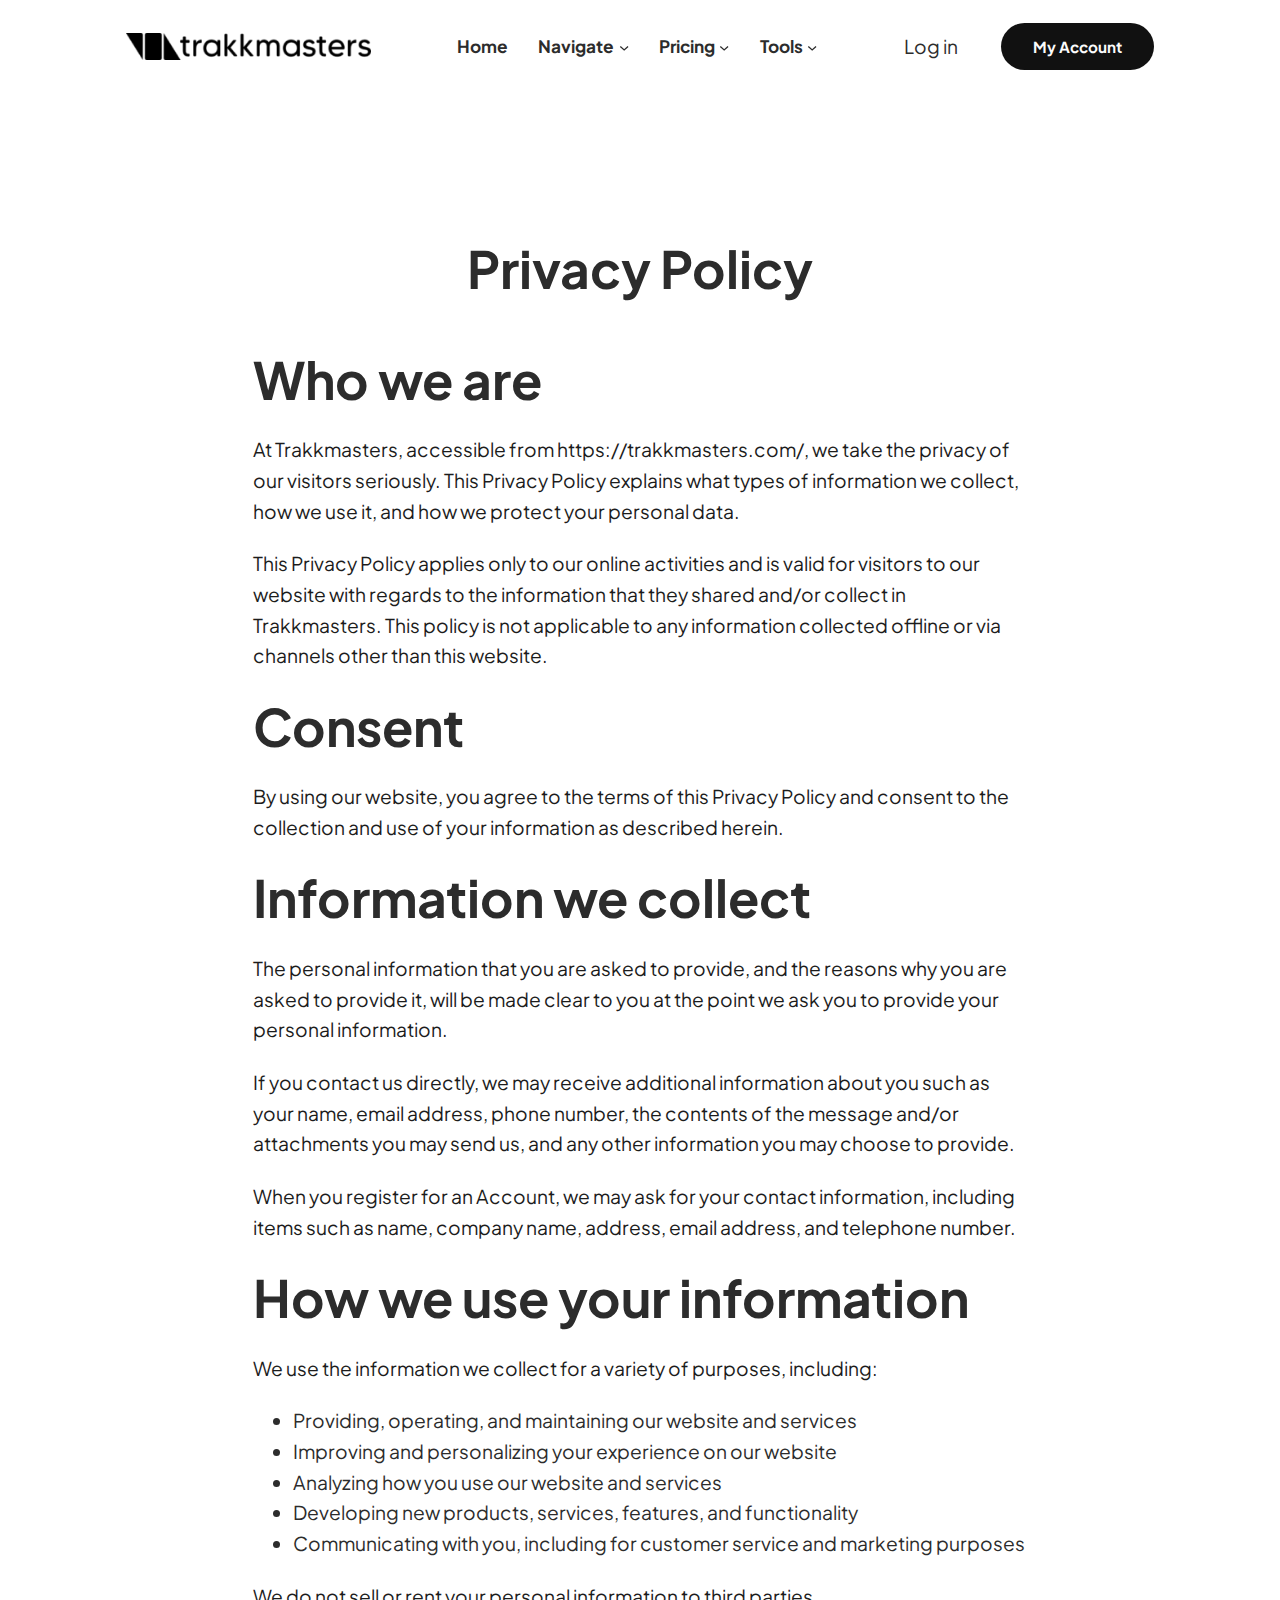
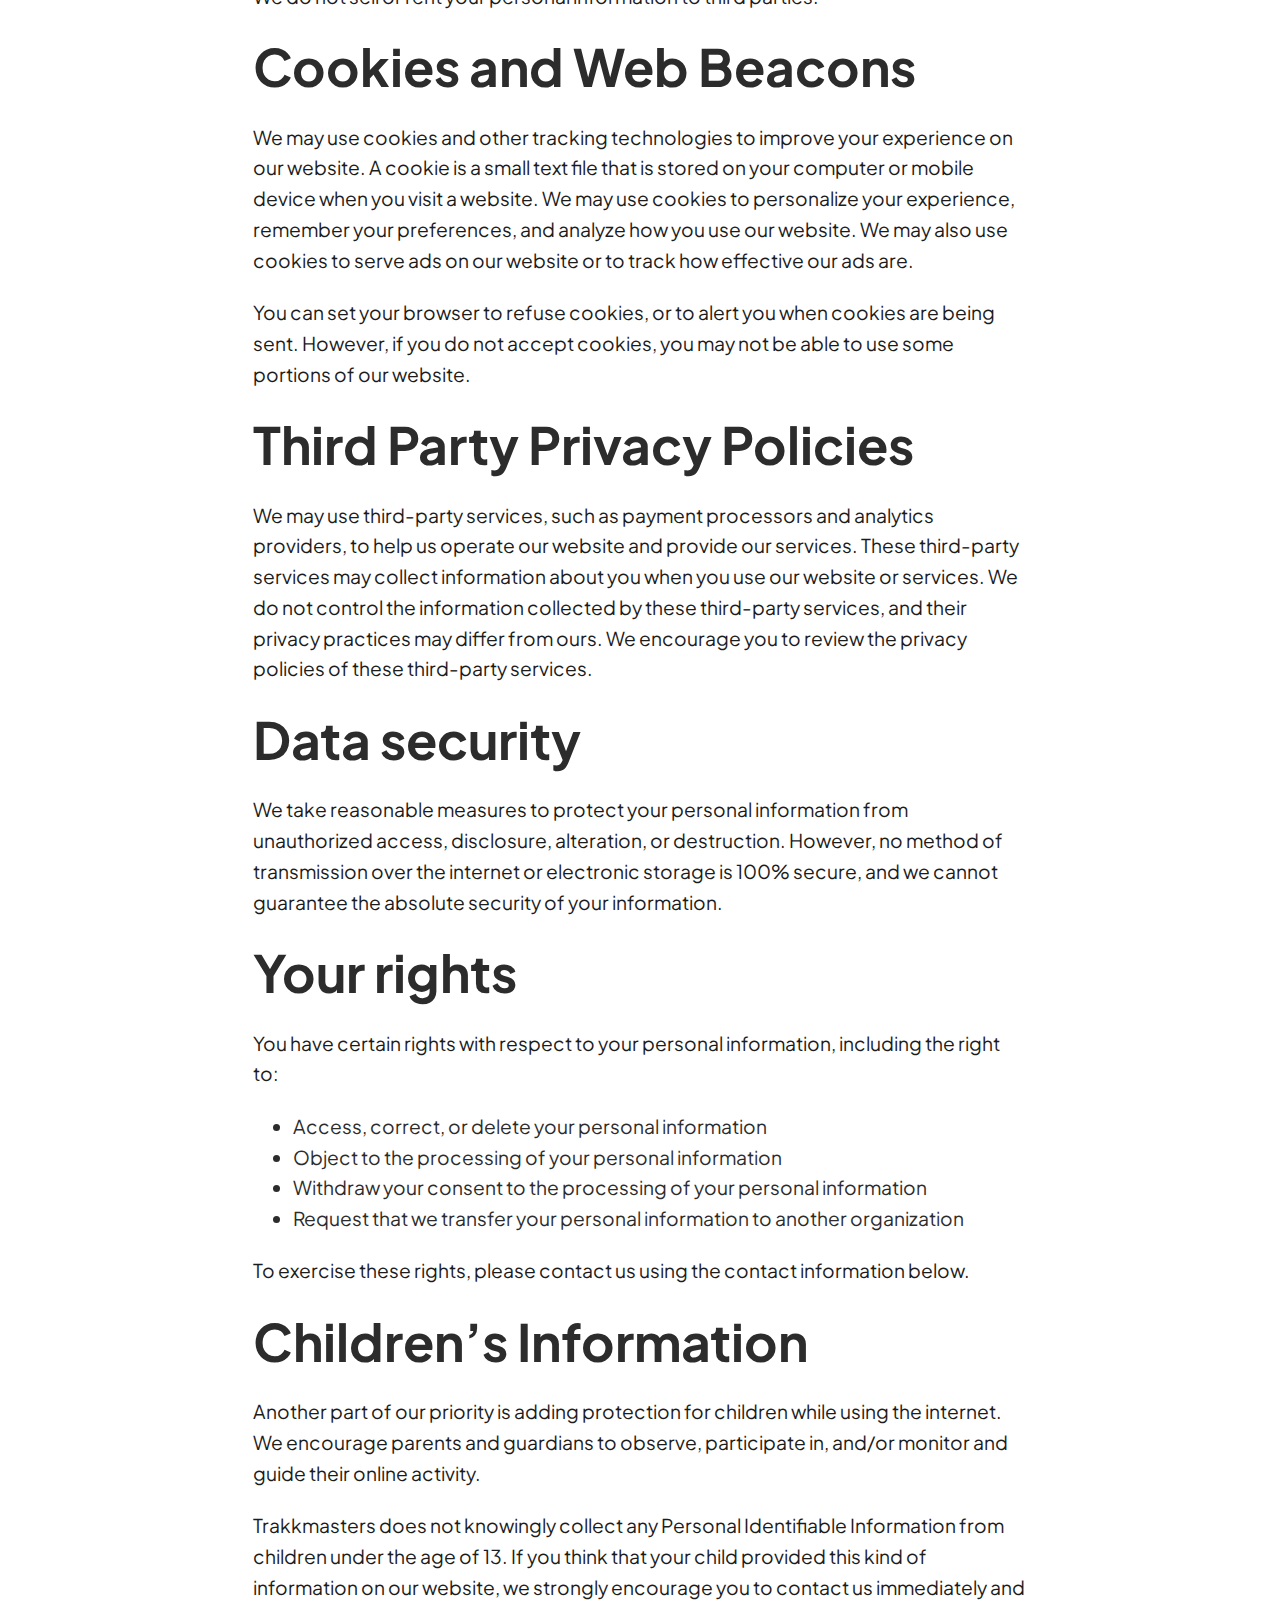
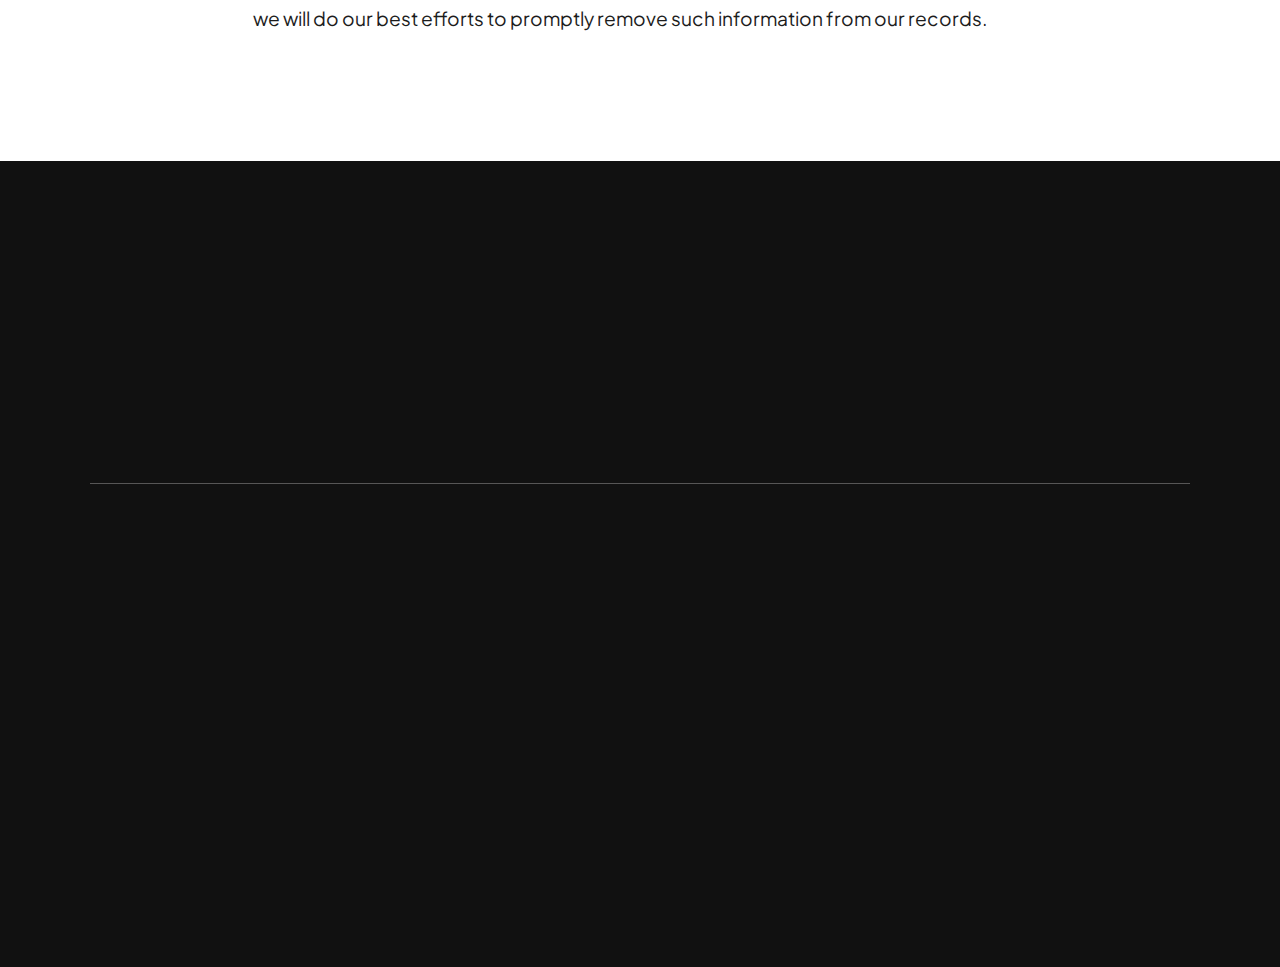
<file: privacy-policy/index.html>
<!DOCTYPE html>
<html lang="en-US">
<head>
	<meta charset="UTF-8">
	<meta name="viewport" content="width=device-width, initial-scale=1">
<meta name="robots" content="max-image-preview:large">
<title>Privacy Policy &#8211; Trakkmasters</title>
<link rel="alternate" type="application/rss+xml" title="Trakkmasters &raquo; Feed" href="./../feed/index.html">
<link rel="alternate" type="application/rss+xml" title="Trakkmasters &raquo; Comments Feed" href="./../comments/feed/index.html">
<script>
window._wpemojiSettings = {"baseUrl":"https:\/\/s.w.org\/images\/core\/emoji\/14.0.0\/72x72\/","ext":".png","svgUrl":"https:\/\/s.w.org\/images\/core\/emoji\/14.0.0\/svg\/","svgExt":".svg","source":{"concatemoji":".\/\/wp-includes\/js\/wp-emoji-release.min.js?ver=6.2.2"}};
/*! This file is auto-generated */
!function(e,a,t){var n,r,o,i=a.createElement("canvas"),p=i.getContext&&i.getContext("2d");function s(e,t){p.clearRect(0,0,i.width,i.height),p.fillText(e,0,0);e=i.toDataURL();return p.clearRect(0,0,i.width,i.height),p.fillText(t,0,0),e===i.toDataURL()}function c(e){var t=a.createElement("script");t.src=e,t.defer=t.type="text/javascript",a.getElementsByTagName("head")[0].appendChild(t)}for(o=Array("flag","emoji"),t.supports={everything:!0,everythingExceptFlag:!0},r=0;r<o.length;r++)t.supports[o[r]]=function(e){if(p&&p.fillText)switch(p.textBaseline="top",p.font="600 32px Arial",e){case"flag":return s("🏳️‍⚧️","🏳️​⚧️")?!1:!s("🇺🇳","🇺​🇳")&&!s("🏴󠁧󠁢󠁥󠁮󠁧󠁿","🏴​󠁧​󠁢​󠁥​󠁮​󠁧​󠁿");case"emoji":return!s("🫱🏻‍🫲🏿","🫱🏻​🫲🏿")}return!1}(o[r]),t.supports.everything=t.supports.everything&&t.supports[o[r]],"flag"!==o[r]&&(t.supports.everythingExceptFlag=t.supports.everythingExceptFlag&&t.supports[o[r]]);t.supports.everythingExceptFlag=t.supports.everythingExceptFlag&&!t.supports.flag,t.DOMReady=!1,t.readyCallback=function(){t.DOMReady=!0},t.supports.everything||(n=function(){t.readyCallback()},a.addEventListener?(a.addEventListener("DOMContentLoaded",n,!1),e.addEventListener("load",n,!1)):(e.attachEvent("onload",n),a.attachEvent("onreadystatechange",function(){"complete"===a.readyState&&t.readyCallback()})),(e=t.source||{}).concatemoji?c(e.concatemoji):e.wpemoji&&e.twemoji&&(c(e.twemoji),c(e.wpemoji)))}(window,document,window._wpemojiSettings);
</script>
<style>img.wp-smiley,
img.emoji {
	display: inline !important;
	border: none !important;
	box-shadow: none !important;
	height: 1em !important;
	width: 1em !important;
	margin: 0 0.07em !important;
	vertical-align: -0.1em !important;
	background: none !important;
	padding: 0 !important;
}</style>
	<style id="wp-block-image-inline-css">.wp-block-image img{height:auto;max-width:100%;vertical-align:bottom}.wp-block-image img,.wp-block-image.has-custom-border img{box-sizing:border-box}.wp-block-image.aligncenter{text-align:center}.wp-block-image.alignfull img,.wp-block-image.alignwide img{height:auto;width:100%}.wp-block-image .aligncenter,.wp-block-image .alignleft,.wp-block-image .alignright,.wp-block-image.aligncenter,.wp-block-image.alignleft,.wp-block-image.alignright{display:table}.wp-block-image .aligncenter>figcaption,.wp-block-image .alignleft>figcaption,.wp-block-image .alignright>figcaption,.wp-block-image.aligncenter>figcaption,.wp-block-image.alignleft>figcaption,.wp-block-image.alignright>figcaption{caption-side:bottom;display:table-caption}.wp-block-image .alignleft{float:left;margin:.5em 1em .5em 0}.wp-block-image .alignright{float:right;margin:.5em 0 .5em 1em}.wp-block-image .aligncenter{margin-left:auto;margin-right:auto}.wp-block-image figcaption{margin-bottom:1em;margin-top:.5em}.wp-block-image .is-style-rounded img,.wp-block-image.is-style-circle-mask img,.wp-block-image.is-style-rounded img{border-radius:9999px}@supports ((-webkit-mask-image:none) or (mask-image:none)) or (-webkit-mask-image:none){.wp-block-image.is-style-circle-mask img{border-radius:0;-webkit-mask-image:url('data:image/svg+xml;utf8,<svg viewBox="0 0 100 100" xmlns="http://www.w3.org/2000/svg"><circle cx="50" cy="50" r="50"/></svg>');mask-image:url('data:image/svg+xml;utf8,<svg viewBox="0 0 100 100" xmlns="http://www.w3.org/2000/svg"><circle cx="50" cy="50" r="50"/></svg>');mask-mode:alpha;-webkit-mask-position:center;mask-position:center;-webkit-mask-repeat:no-repeat;mask-repeat:no-repeat;-webkit-mask-size:contain;mask-size:contain}}.wp-block-image :where(.has-border-color){border-style:solid}.wp-block-image :where([style*=border-top-color]){border-top-style:solid}.wp-block-image :where([style*=border-right-color]){border-right-style:solid}.wp-block-image :where([style*=border-bottom-color]){border-bottom-style:solid}.wp-block-image :where([style*=border-left-color]){border-left-style:solid}.wp-block-image :where([style*=border-width]){border-style:solid}.wp-block-image :where([style*=border-top-width]){border-top-style:solid}.wp-block-image :where([style*=border-right-width]){border-right-style:solid}.wp-block-image :where([style*=border-bottom-width]){border-bottom-style:solid}.wp-block-image :where([style*=border-left-width]){border-left-style:solid}.wp-block-image figure{margin:0}
.wp-block-image figcaption{color:#555;font-size:13px;text-align:center}.is-dark-theme .wp-block-image figcaption{color:hsla(0,0%,100%,.65)}.wp-block-image{margin:0 0 1em}</style>
<style id="wp-block-spacer-inline-css">.wp-block-spacer{clear:both}</style>
<style id="wp-block-navigation-link-inline-css">.wp-block-navigation .wp-block-navigation-item__label{overflow-wrap:break-word;word-break:normal}.wp-block-navigation .wp-block-navigation-item__description{display:none}</style>
<link rel="stylesheet" id="wp-block-navigation-css" href="./../wp-includes/blocks/navigation/style.min.css?ver=6.2.2" media="all">
<style id="wp-block-navigation-inline-css">.wp-block-navigation{font-size: var(--wp--preset--font-size--tiny-plus);}
.wp-block-navigation a:where(:not(.wp-element-button)){color: inherit;}</style>
<style id="wp-block-columns-inline-css">.wp-block-columns{align-items:normal!important;box-sizing:border-box;display:flex;flex-wrap:wrap!important;margin-bottom:1.75em}@media (min-width:782px){.wp-block-columns{flex-wrap:nowrap!important}}.wp-block-columns.are-vertically-aligned-top{align-items:flex-start}.wp-block-columns.are-vertically-aligned-center{align-items:center}.wp-block-columns.are-vertically-aligned-bottom{align-items:flex-end}@media (max-width:781px){.wp-block-columns:not(.is-not-stacked-on-mobile)>.wp-block-column{flex-basis:100%!important}}@media (min-width:782px){.wp-block-columns:not(.is-not-stacked-on-mobile)>.wp-block-column{flex-basis:0;flex-grow:1}.wp-block-columns:not(.is-not-stacked-on-mobile)>.wp-block-column[style*=flex-basis]{flex-grow:0}}.wp-block-columns.is-not-stacked-on-mobile{flex-wrap:nowrap!important}.wp-block-columns.is-not-stacked-on-mobile>.wp-block-column{flex-basis:0;flex-grow:1}.wp-block-columns.is-not-stacked-on-mobile>.wp-block-column[style*=flex-basis]{flex-grow:0}:where(.wp-block-columns.has-background){padding:1.25em 2.375em}.wp-block-column{flex-grow:1;min-width:0;overflow-wrap:break-word;word-break:break-word}.wp-block-column.is-vertically-aligned-top{align-self:flex-start}.wp-block-column.is-vertically-aligned-center{align-self:center}.wp-block-column.is-vertically-aligned-bottom{align-self:flex-end}.wp-block-column.is-vertically-aligned-bottom,.wp-block-column.is-vertically-aligned-center,.wp-block-column.is-vertically-aligned-top{width:100%}
.wp-block-columns.is-layout-flow > *{margin-block-start: 0;margin-block-end: 0;}.wp-block-columns.is-layout-flow > * + *{margin-block-start: 50px;margin-block-end: 0;}.wp-block-columns.is-layout-constrained > *{margin-block-start: 0;margin-block-end: 0;}.wp-block-columns.is-layout-constrained > * + *{margin-block-start: 50px;margin-block-end: 0;}.wp-block-columns.is-layout-flex{gap: 50px;}</style>
<style id="wp-block-button-inline-css">.wp-block-button__link{box-sizing:border-box;cursor:pointer;display:inline-block;text-align:center;word-break:break-word}.wp-block-button__link.aligncenter{text-align:center}.wp-block-button__link.alignright{text-align:right}:where(.wp-block-button__link){border-radius:9999px;box-shadow:none;padding:calc(.667em + 2px) calc(1.333em + 2px);text-decoration:none}.wp-block-button[style*=text-decoration] .wp-block-button__link{text-decoration:inherit}.wp-block-buttons>.wp-block-button.has-custom-width{max-width:none}.wp-block-buttons>.wp-block-button.has-custom-width .wp-block-button__link{width:100%}.wp-block-buttons>.wp-block-button.has-custom-font-size .wp-block-button__link{font-size:inherit}.wp-block-buttons>.wp-block-button.wp-block-button__width-25{width:calc(25% - var(--wp--style--block-gap, .5em)*.75)}.wp-block-buttons>.wp-block-button.wp-block-button__width-50{width:calc(50% - var(--wp--style--block-gap, .5em)*.5)}.wp-block-buttons>.wp-block-button.wp-block-button__width-75{width:calc(75% - var(--wp--style--block-gap, .5em)*.25)}.wp-block-buttons>.wp-block-button.wp-block-button__width-100{flex-basis:100%;width:100%}.wp-block-buttons.is-vertical>.wp-block-button.wp-block-button__width-25{width:25%}.wp-block-buttons.is-vertical>.wp-block-button.wp-block-button__width-50{width:50%}.wp-block-buttons.is-vertical>.wp-block-button.wp-block-button__width-75{width:75%}.wp-block-button.is-style-squared,.wp-block-button__link.wp-block-button.is-style-squared{border-radius:0}.wp-block-button.no-border-radius,.wp-block-button__link.no-border-radius{border-radius:0!important}.wp-block-button .wp-block-button__link.is-style-outline,.wp-block-button.is-style-outline>.wp-block-button__link{border:2px solid;padding:.667em 1.333em}.wp-block-button .wp-block-button__link.is-style-outline:not(.has-text-color),.wp-block-button.is-style-outline>.wp-block-button__link:not(.has-text-color){color:currentColor}.wp-block-button .wp-block-button__link.is-style-outline:not(.has-background),.wp-block-button.is-style-outline>.wp-block-button__link:not(.has-background){background-color:transparent;background-image:none}</style>
<style id="wp-block-buttons-inline-css">.wp-block-buttons.is-vertical{flex-direction:column}.wp-block-buttons.is-vertical>.wp-block-button:last-child{margin-bottom:0}.wp-block-buttons>.wp-block-button{display:inline-block;margin:0}.wp-block-buttons.is-content-justification-left{justify-content:flex-start}.wp-block-buttons.is-content-justification-left.is-vertical{align-items:flex-start}.wp-block-buttons.is-content-justification-center{justify-content:center}.wp-block-buttons.is-content-justification-center.is-vertical{align-items:center}.wp-block-buttons.is-content-justification-right{justify-content:flex-end}.wp-block-buttons.is-content-justification-right.is-vertical{align-items:flex-end}.wp-block-buttons.is-content-justification-space-between{justify-content:space-between}.wp-block-buttons.aligncenter{text-align:center}.wp-block-buttons:not(.is-content-justification-space-between,.is-content-justification-right,.is-content-justification-left,.is-content-justification-center) .wp-block-button.aligncenter{margin-left:auto;margin-right:auto;width:100%}.wp-block-buttons[style*=text-decoration] .wp-block-button,.wp-block-buttons[style*=text-decoration] .wp-block-button__link{text-decoration:inherit}.wp-block-buttons.has-custom-font-size .wp-block-button__link{font-size:inherit}.wp-block-button.aligncenter{text-align:center}</style>
<style id="wp-block-group-inline-css">.wp-block-group{box-sizing:border-box}
:where(.wp-block-group.has-background){padding:1.25em 2.375em}</style>
<style id="wp-block-template-part-inline-css">.wp-block-template-part.has-background{margin-bottom:0;margin-top:0;padding:1.25em 2.375em}</style>
<style id="wp-block-post-title-inline-css">.wp-block-post-title{box-sizing:border-box;word-break:break-word}.wp-block-post-title a{display:inline-block}
.wp-block-post-title{font-size: var(--wp--preset--font-size--large-plus);line-height: 1.3;}</style>
<style id="wp-block-heading-inline-css">h1.has-background,h2.has-background,h3.has-background,h4.has-background,h5.has-background,h6.has-background{padding:1.25em 2.375em}</style>
<style id="wp-block-paragraph-inline-css">.is-small-text{font-size:.875em}.is-regular-text{font-size:1em}.is-large-text{font-size:2.25em}.is-larger-text{font-size:3em}.has-drop-cap:not(:focus):first-letter{float:left;font-size:8.4em;font-style:normal;font-weight:100;line-height:.68;margin:.05em .1em 0 0;text-transform:uppercase}body.rtl .has-drop-cap:not(:focus):first-letter{float:none;margin-left:.1em}p.has-drop-cap.has-background{overflow:hidden}p.has-background{padding:1.25em 2.375em}:where(p.has-text-color:not(.has-link-color)) a{color:inherit}
p{color: var(--wp--preset--color--paragraph);}</style>
<style id="wp-block-list-inline-css">ol,ul{box-sizing:border-box}ol.has-background,ul.has-background{padding:1.25em 2.375em}</style>
<style id="wp-block-separator-inline-css">@charset "UTF-8";.wp-block-separator{border:1px solid;border-left:none;border-right:none}.wp-block-separator.is-style-dots{background:none!important;border:none;height:auto;line-height:1;text-align:center}.wp-block-separator.is-style-dots:before{color:currentColor;content:"···";font-family:serif;font-size:1.5em;letter-spacing:2em;padding-left:2em}
.wp-block-separator.has-css-opacity{opacity:.4}.wp-block-separator{border:none;border-bottom:2px solid;margin-left:auto;margin-right:auto}.wp-block-separator.has-alpha-channel-opacity{opacity:1}.wp-block-separator:not(.is-style-wide):not(.is-style-dots){width:100px}.wp-block-separator.has-background:not(.is-style-dots){border-bottom:none;height:1px}.wp-block-separator.has-background:not(.is-style-wide):not(.is-style-dots){height:2px}
.wp-block-separator{background-color: var(--wp--preset--color--border);border-width: 0 0 1px 0;color: var(--wp--preset--color--border);}</style>
<style id="wp-block-library-inline-css">:root{--wp-admin-theme-color:#007cba;--wp-admin-theme-color--rgb:0,124,186;--wp-admin-theme-color-darker-10:#006ba1;--wp-admin-theme-color-darker-10--rgb:0,107,161;--wp-admin-theme-color-darker-20:#005a87;--wp-admin-theme-color-darker-20--rgb:0,90,135;--wp-admin-border-width-focus:2px;--wp-block-synced-color:#7a00df;--wp-block-synced-color--rgb:122,0,223}@media (-webkit-min-device-pixel-ratio:2),(min-resolution:192dpi){:root{--wp-admin-border-width-focus:1.5px}}.wp-element-button{cursor:pointer}:root{--wp--preset--font-size--normal:16px;--wp--preset--font-size--huge:42px}:root .has-very-light-gray-background-color{background-color:#eee}:root .has-very-dark-gray-background-color{background-color:#313131}:root .has-very-light-gray-color{color:#eee}:root .has-very-dark-gray-color{color:#313131}:root .has-vivid-green-cyan-to-vivid-cyan-blue-gradient-background{background:linear-gradient(135deg,#00d084,#0693e3)}:root .has-purple-crush-gradient-background{background:linear-gradient(135deg,#34e2e4,#4721fb 50%,#ab1dfe)}:root .has-hazy-dawn-gradient-background{background:linear-gradient(135deg,#faaca8,#dad0ec)}:root .has-subdued-olive-gradient-background{background:linear-gradient(135deg,#fafae1,#67a671)}:root .has-atomic-cream-gradient-background{background:linear-gradient(135deg,#fdd79a,#004a59)}:root .has-nightshade-gradient-background{background:linear-gradient(135deg,#330968,#31cdcf)}:root .has-midnight-gradient-background{background:linear-gradient(135deg,#020381,#2874fc)}.has-regular-font-size{font-size:1em}.has-larger-font-size{font-size:2.625em}.has-normal-font-size{font-size:var(--wp--preset--font-size--normal)}.has-huge-font-size{font-size:var(--wp--preset--font-size--huge)}.has-text-align-center{text-align:center}.has-text-align-left{text-align:left}.has-text-align-right{text-align:right}#end-resizable-editor-section{display:none}.aligncenter{clear:both}.items-justified-left{justify-content:flex-start}.items-justified-center{justify-content:center}.items-justified-right{justify-content:flex-end}.items-justified-space-between{justify-content:space-between}.screen-reader-text{clip:rect(1px,1px,1px,1px);word-wrap:normal!important;border:0;-webkit-clip-path:inset(50%);clip-path:inset(50%);height:1px;margin:-1px;overflow:hidden;padding:0;position:absolute;width:1px}.screen-reader-text:focus{clip:auto!important;background-color:#ddd;-webkit-clip-path:none;clip-path:none;color:#444;display:block;font-size:1em;height:auto;left:5px;line-height:normal;padding:15px 23px 14px;text-decoration:none;top:5px;width:auto;z-index:100000}html :where(.has-border-color){border-style:solid}html :where([style*=border-top-color]){border-top-style:solid}html :where([style*=border-right-color]){border-right-style:solid}html :where([style*=border-bottom-color]){border-bottom-style:solid}html :where([style*=border-left-color]){border-left-style:solid}html :where([style*=border-width]){border-style:solid}html :where([style*=border-top-width]){border-top-style:solid}html :where([style*=border-right-width]){border-right-style:solid}html :where([style*=border-bottom-width]){border-bottom-style:solid}html :where([style*=border-left-width]){border-left-style:solid}html :where(img[class*=wp-image-]){height:auto;max-width:100%}figure{margin:0 0 1em}html :where(.is-position-sticky){--wp-admin--admin-bar--position-offset:var(--wp-admin--admin-bar--height,0px)}@media screen and (max-width:600px){html :where(.is-position-sticky){--wp-admin--admin-bar--position-offset:0px}}</style>
<style id="global-styles-inline-css">body{--wp--preset--color--black: #000000;--wp--preset--color--cyan-bluish-gray: #abb8c3;--wp--preset--color--white: #ffffff;--wp--preset--color--pale-pink: #f78da7;--wp--preset--color--vivid-red: #cf2e2e;--wp--preset--color--luminous-vivid-orange: #ff6900;--wp--preset--color--luminous-vivid-amber: #fcb900;--wp--preset--color--light-green-cyan: #7bdcb5;--wp--preset--color--vivid-green-cyan: #00d084;--wp--preset--color--pale-cyan-blue: #8ed1fc;--wp--preset--color--vivid-cyan-blue: #0693e3;--wp--preset--color--vivid-purple: #9b51e0;--wp--preset--color--primary: #1AAD64;--wp--preset--color--secondary: #2750E1;--wp--preset--color--lemmonary: #FFE156;--wp--preset--color--body: #2C2C2C;--wp--preset--color--body-alt: #FCFCFC;--wp--preset--color--paragraph: #1C1C1C;--wp--preset--color--paragraph-alt: #757575;--wp--preset--color--meta: #5C5C5C;--wp--preset--color--border: #7C7C7C;--wp--preset--color--border-alt: #E0E0E0;--wp--preset--color--midground: #F7F7F7;--wp--preset--color--midground-alt: #ececec;--wp--preset--color--background: #FFFFFF;--wp--preset--color--background-alt: #111111;--wp--preset--color--transparent: #ffffff00;--wp--preset--gradient--vivid-cyan-blue-to-vivid-purple: linear-gradient(135deg,rgba(6,147,227,1) 0%,rgb(155,81,224) 100%);--wp--preset--gradient--light-green-cyan-to-vivid-green-cyan: linear-gradient(135deg,rgb(122,220,180) 0%,rgb(0,208,130) 100%);--wp--preset--gradient--luminous-vivid-amber-to-luminous-vivid-orange: linear-gradient(135deg,rgba(252,185,0,1) 0%,rgba(255,105,0,1) 100%);--wp--preset--gradient--luminous-vivid-orange-to-vivid-red: linear-gradient(135deg,rgba(255,105,0,1) 0%,rgb(207,46,46) 100%);--wp--preset--gradient--very-light-gray-to-cyan-bluish-gray: linear-gradient(135deg,rgb(238,238,238) 0%,rgb(169,184,195) 100%);--wp--preset--gradient--cool-to-warm-spectrum: linear-gradient(135deg,rgb(74,234,220) 0%,rgb(151,120,209) 20%,rgb(207,42,186) 40%,rgb(238,44,130) 60%,rgb(251,105,98) 80%,rgb(254,248,76) 100%);--wp--preset--gradient--blush-light-purple: linear-gradient(135deg,rgb(255,206,236) 0%,rgb(152,150,240) 100%);--wp--preset--gradient--blush-bordeaux: linear-gradient(135deg,rgb(254,205,165) 0%,rgb(254,45,45) 50%,rgb(107,0,62) 100%);--wp--preset--gradient--luminous-dusk: linear-gradient(135deg,rgb(255,203,112) 0%,rgb(199,81,192) 50%,rgb(65,88,208) 100%);--wp--preset--gradient--pale-ocean: linear-gradient(135deg,rgb(255,245,203) 0%,rgb(182,227,212) 50%,rgb(51,167,181) 100%);--wp--preset--gradient--electric-grass: linear-gradient(135deg,rgb(202,248,128) 0%,rgb(113,206,126) 100%);--wp--preset--gradient--midnight: linear-gradient(135deg,rgb(2,3,129) 0%,rgb(40,116,252) 100%);--wp--preset--duotone--dark-grayscale: url('#wp-duotone-dark-grayscale');--wp--preset--duotone--grayscale: url('#wp-duotone-grayscale');--wp--preset--duotone--purple-yellow: url('#wp-duotone-purple-yellow');--wp--preset--duotone--blue-red: url('#wp-duotone-blue-red');--wp--preset--duotone--midnight: url('#wp-duotone-midnight');--wp--preset--duotone--magenta-yellow: url('#wp-duotone-magenta-yellow');--wp--preset--duotone--purple-green: url('#wp-duotone-purple-green');--wp--preset--duotone--blue-orange: url('#wp-duotone-blue-orange');--wp--preset--font-size--small: clamp(1.125rem, 1.125rem + ((1vw - 0.48rem) * 0.24), 1.25rem);--wp--preset--font-size--medium: clamp(1.5rem, 1.5rem + ((1vw - 0.48rem) * 0.721), 1.875rem);--wp--preset--font-size--large: clamp(2.25rem, 2.25rem + ((1vw - 0.48rem) * 1.442), 3rem);--wp--preset--font-size--x-large: clamp(31.5px, 1.969rem + ((1vw - 7.68px) * 1.262), 42px);--wp--preset--font-size--tiny: clamp(0.875rem, 0.875rem + ((1vw - 0.48rem) * 0.24), 1rem);--wp--preset--font-size--tiny-plus: clamp(1rem, 1rem + ((1vw - 0.48rem) * 0.24), 1.125rem);--wp--preset--font-size--small-plus: clamp(1.35rem, 1.35rem + ((1vw - 0.48rem) * 0.288), 1.5rem);--wp--preset--font-size--medium-plus: clamp(1.75rem, 1.75rem + ((1vw - 0.48rem) * 0.962), 2.25rem);--wp--preset--font-size--large-plus: clamp(2.75rem, 2.75rem + ((1vw - 0.48rem) * 1.442), 3.5rem);--wp--preset--font-size--huge: clamp(2.85rem, 2.85rem + ((1vw - 0.48rem) * 3.173), 4.5rem);--wp--preset--font-size--huge-plus: clamp(3.15rem, 3.15rem + ((1vw - 0.48rem) * 3.558), 5rem);--wp--preset--font-size--gigantic: clamp(3.5rem, 3.5rem + ((1vw - 0.48rem) * 4.808), 6rem);--wp--preset--font-family--system-font: -apple-system,BlinkMacSystemFont,"Segoe UI",Roboto,Oxygen-Sans,Ubuntu,Cantarell,"Helvetica Neue",sans-serif;--wp--preset--font-family--plus-jakarta: "Plus Jakarta Sans", sans-serif;--wp--preset--spacing--10: 0.5rem;--wp--preset--spacing--20: clamp(0.875rem, 0.875rem + ((1vw - 0.48rem) * 0.24), 1rem);--wp--preset--spacing--30: clamp(1.125rem, 1.125rem + ((1vw - 0.48rem) * 0.721), 1.5rem);--wp--preset--spacing--40: clamp(1.5rem, 1.5rem + ((1vw - 0.48rem) * 0.962), 2rem);--wp--preset--spacing--50: clamp(2.25rem, 2.25rem + ((1vw - 0.48rem) * 1.442), 3rem);--wp--preset--spacing--60: clamp(3rem, 3rem + ((1vw - 0.48rem) * 1.923), 4rem);--wp--preset--spacing--70: clamp(3.75rem, 3.75rem + ((1vw - 0.48rem) * 2.404), 5rem);--wp--preset--shadow--natural: 6px 6px 9px rgba(0, 0, 0, 0.2);--wp--preset--shadow--deep: 12px 12px 50px rgba(0, 0, 0, 0.4);--wp--preset--shadow--sharp: 6px 6px 0px rgba(0, 0, 0, 0.2);--wp--preset--shadow--outlined: 6px 6px 0px -3px rgba(255, 255, 255, 1), 6px 6px rgba(0, 0, 0, 1);--wp--preset--shadow--crisp: 6px 6px 0px rgba(0, 0, 0, 1);}body { margin: 0;--wp--style--global--content-size: 774px;--wp--style--global--wide-size: 1600px; }.wp-site-blocks { padding-top: var(--wp--style--root--padding-top); padding-bottom: var(--wp--style--root--padding-bottom); }.has-global-padding { padding-right: var(--wp--style--root--padding-right); padding-left: var(--wp--style--root--padding-left); }.has-global-padding :where(.has-global-padding) { padding-right: 0; padding-left: 0; }.has-global-padding > .alignfull { margin-right: calc(var(--wp--style--root--padding-right) * -1); margin-left: calc(var(--wp--style--root--padding-left) * -1); }.has-global-padding :where(.has-global-padding) > .alignfull { margin-right: 0; margin-left: 0; }.has-global-padding > .alignfull:where(:not(.has-global-padding)) > :where([class*="wp-block-"]:not(.alignfull):not([class*="__"]),p,h1,h2,h3,h4,h5,h6,ul,ol) { padding-right: var(--wp--style--root--padding-right); padding-left: var(--wp--style--root--padding-left); }.has-global-padding :where(.has-global-padding) > .alignfull:where(:not(.has-global-padding)) > :where([class*="wp-block-"]:not(.alignfull):not([class*="__"]),p,h1,h2,h3,h4,h5,h6,ul,ol) { padding-right: 0; padding-left: 0; }.wp-site-blocks > .alignleft { float: left; margin-right: 2em; }.wp-site-blocks > .alignright { float: right; margin-left: 2em; }.wp-site-blocks > .aligncenter { justify-content: center; margin-left: auto; margin-right: auto; }.wp-site-blocks > * { margin-block-start: 0; margin-block-end: 0; }.wp-site-blocks > * + * { margin-block-start: var(--wp--preset--spacing--30); }body { --wp--style--block-gap: var(--wp--preset--spacing--30); }body .is-layout-flow > *{margin-block-start: 0;margin-block-end: 0;}body .is-layout-flow > * + *{margin-block-start: var(--wp--preset--spacing--30);margin-block-end: 0;}body .is-layout-constrained > *{margin-block-start: 0;margin-block-end: 0;}body .is-layout-constrained > * + *{margin-block-start: var(--wp--preset--spacing--30);margin-block-end: 0;}body .is-layout-flex{gap: var(--wp--preset--spacing--30);}body .is-layout-flow > .alignleft{float: left;margin-inline-start: 0;margin-inline-end: 2em;}body .is-layout-flow > .alignright{float: right;margin-inline-start: 2em;margin-inline-end: 0;}body .is-layout-flow > .aligncenter{margin-left: auto !important;margin-right: auto !important;}body .is-layout-constrained > .alignleft{float: left;margin-inline-start: 0;margin-inline-end: 2em;}body .is-layout-constrained > .alignright{float: right;margin-inline-start: 2em;margin-inline-end: 0;}body .is-layout-constrained > .aligncenter{margin-left: auto !important;margin-right: auto !important;}body .is-layout-constrained > :where(:not(.alignleft):not(.alignright):not(.alignfull)){max-width: var(--wp--style--global--content-size);margin-left: auto !important;margin-right: auto !important;}body .is-layout-constrained > .alignwide{max-width: var(--wp--style--global--wide-size);}body .is-layout-flex{display: flex;}body .is-layout-flex{flex-wrap: wrap;align-items: center;}body .is-layout-flex > *{margin: 0;}body{background-color: var(--wp--preset--color--background);color: var(--wp--preset--color--body);font-family: var(--wp--preset--font-family--plus-jakarta);font-size: var(--wp--preset--font-size--small);line-height: 1.6;--wp--style--root--padding-top: 0px;--wp--style--root--padding-right: 7vw;--wp--style--root--padding-bottom: 0px;--wp--style--root--padding-left: 7vw;}a:where(:not(.wp-element-button)){color: inherit;text-decoration: underline;}a:where(:not(.wp-element-button)):hover{color: var(--wp--preset--color--primary?);}h1, h2, h3, h4, h5, h6{font-weight: 700;line-height: 1.3;}h1{font-size: var(--wp--preset--font-size--huge);line-height: 1.3;}h2{font-size: var(--wp--preset--font-size--large-plus);}h3{font-size: var(--wp--preset--font-size--);}h4{font-size: var(--wp--preset--font-size--large);}h5{font-size: var(--wp--preset--font-size--small-plus);}h6{font-size: var(--wp--preset--font-size--tiny-plus);}.wp-element-button, .wp-block-button__link{background-color: var(--wp--preset--color--primary);border-radius: 9999px;border-width: 0px;color: var(--wp--preset--color--body-alt);font-family: inherit;font-size: var(--wp--preset--font-size--tiny-plus);font-weight: 700;line-height: 1;padding-top: 1.334em;padding-right: 2.667em;padding-bottom: 1.334em;padding-left: 2.667em;text-decoration: none;}.wp-element-button:hover, .wp-block-button__link:hover{background-color: var(--wp--preset--color--primary);color: var(--wp--preset--color--body-alt);}.has-black-color{color: var(--wp--preset--color--black) !important;}.has-cyan-bluish-gray-color{color: var(--wp--preset--color--cyan-bluish-gray) !important;}.has-white-color{color: var(--wp--preset--color--white) !important;}.has-pale-pink-color{color: var(--wp--preset--color--pale-pink) !important;}.has-vivid-red-color{color: var(--wp--preset--color--vivid-red) !important;}.has-luminous-vivid-orange-color{color: var(--wp--preset--color--luminous-vivid-orange) !important;}.has-luminous-vivid-amber-color{color: var(--wp--preset--color--luminous-vivid-amber) !important;}.has-light-green-cyan-color{color: var(--wp--preset--color--light-green-cyan) !important;}.has-vivid-green-cyan-color{color: var(--wp--preset--color--vivid-green-cyan) !important;}.has-pale-cyan-blue-color{color: var(--wp--preset--color--pale-cyan-blue) !important;}.has-vivid-cyan-blue-color{color: var(--wp--preset--color--vivid-cyan-blue) !important;}.has-vivid-purple-color{color: var(--wp--preset--color--vivid-purple) !important;}.has-primary-color{color: var(--wp--preset--color--primary) !important;}.has-secondary-color{color: var(--wp--preset--color--secondary) !important;}.has-lemmonary-color{color: var(--wp--preset--color--lemmonary) !important;}.has-body-color{color: var(--wp--preset--color--body) !important;}.has-body-alt-color{color: var(--wp--preset--color--body-alt) !important;}.has-paragraph-color{color: var(--wp--preset--color--paragraph) !important;}.has-paragraph-alt-color{color: var(--wp--preset--color--paragraph-alt) !important;}.has-meta-color{color: var(--wp--preset--color--meta) !important;}.has-border-color{color: var(--wp--preset--color--border) !important;}.has-border-alt-color{color: var(--wp--preset--color--border-alt) !important;}.has-midground-color{color: var(--wp--preset--color--midground) !important;}.has-midground-alt-color{color: var(--wp--preset--color--midground-alt) !important;}.has-background-color{color: var(--wp--preset--color--background) !important;}.has-background-alt-color{color: var(--wp--preset--color--background-alt) !important;}.has-transparent-color{color: var(--wp--preset--color--transparent) !important;}.has-black-background-color{background-color: var(--wp--preset--color--black) !important;}.has-cyan-bluish-gray-background-color{background-color: var(--wp--preset--color--cyan-bluish-gray) !important;}.has-white-background-color{background-color: var(--wp--preset--color--white) !important;}.has-pale-pink-background-color{background-color: var(--wp--preset--color--pale-pink) !important;}.has-vivid-red-background-color{background-color: var(--wp--preset--color--vivid-red) !important;}.has-luminous-vivid-orange-background-color{background-color: var(--wp--preset--color--luminous-vivid-orange) !important;}.has-luminous-vivid-amber-background-color{background-color: var(--wp--preset--color--luminous-vivid-amber) !important;}.has-light-green-cyan-background-color{background-color: var(--wp--preset--color--light-green-cyan) !important;}.has-vivid-green-cyan-background-color{background-color: var(--wp--preset--color--vivid-green-cyan) !important;}.has-pale-cyan-blue-background-color{background-color: var(--wp--preset--color--pale-cyan-blue) !important;}.has-vivid-cyan-blue-background-color{background-color: var(--wp--preset--color--vivid-cyan-blue) !important;}.has-vivid-purple-background-color{background-color: var(--wp--preset--color--vivid-purple) !important;}.has-primary-background-color{background-color: var(--wp--preset--color--primary) !important;}.has-secondary-background-color{background-color: var(--wp--preset--color--secondary) !important;}.has-lemmonary-background-color{background-color: var(--wp--preset--color--lemmonary) !important;}.has-body-background-color{background-color: var(--wp--preset--color--body) !important;}.has-body-alt-background-color{background-color: var(--wp--preset--color--body-alt) !important;}.has-paragraph-background-color{background-color: var(--wp--preset--color--paragraph) !important;}.has-paragraph-alt-background-color{background-color: var(--wp--preset--color--paragraph-alt) !important;}.has-meta-background-color{background-color: var(--wp--preset--color--meta) !important;}.has-border-background-color{background-color: var(--wp--preset--color--border) !important;}.has-border-alt-background-color{background-color: var(--wp--preset--color--border-alt) !important;}.has-midground-background-color{background-color: var(--wp--preset--color--midground) !important;}.has-midground-alt-background-color{background-color: var(--wp--preset--color--midground-alt) !important;}.has-background-background-color{background-color: var(--wp--preset--color--background) !important;}.has-background-alt-background-color{background-color: var(--wp--preset--color--background-alt) !important;}.has-transparent-background-color{background-color: var(--wp--preset--color--transparent) !important;}.has-black-border-color{border-color: var(--wp--preset--color--black) !important;}.has-cyan-bluish-gray-border-color{border-color: var(--wp--preset--color--cyan-bluish-gray) !important;}.has-white-border-color{border-color: var(--wp--preset--color--white) !important;}.has-pale-pink-border-color{border-color: var(--wp--preset--color--pale-pink) !important;}.has-vivid-red-border-color{border-color: var(--wp--preset--color--vivid-red) !important;}.has-luminous-vivid-orange-border-color{border-color: var(--wp--preset--color--luminous-vivid-orange) !important;}.has-luminous-vivid-amber-border-color{border-color: var(--wp--preset--color--luminous-vivid-amber) !important;}.has-light-green-cyan-border-color{border-color: var(--wp--preset--color--light-green-cyan) !important;}.has-vivid-green-cyan-border-color{border-color: var(--wp--preset--color--vivid-green-cyan) !important;}.has-pale-cyan-blue-border-color{border-color: var(--wp--preset--color--pale-cyan-blue) !important;}.has-vivid-cyan-blue-border-color{border-color: var(--wp--preset--color--vivid-cyan-blue) !important;}.has-vivid-purple-border-color{border-color: var(--wp--preset--color--vivid-purple) !important;}.has-primary-border-color{border-color: var(--wp--preset--color--primary) !important;}.has-secondary-border-color{border-color: var(--wp--preset--color--secondary) !important;}.has-lemmonary-border-color{border-color: var(--wp--preset--color--lemmonary) !important;}.has-body-border-color{border-color: var(--wp--preset--color--body) !important;}.has-body-alt-border-color{border-color: var(--wp--preset--color--body-alt) !important;}.has-paragraph-border-color{border-color: var(--wp--preset--color--paragraph) !important;}.has-paragraph-alt-border-color{border-color: var(--wp--preset--color--paragraph-alt) !important;}.has-meta-border-color{border-color: var(--wp--preset--color--meta) !important;}.has-border-border-color{border-color: var(--wp--preset--color--border) !important;}.has-border-alt-border-color{border-color: var(--wp--preset--color--border-alt) !important;}.has-midground-border-color{border-color: var(--wp--preset--color--midground) !important;}.has-midground-alt-border-color{border-color: var(--wp--preset--color--midground-alt) !important;}.has-background-border-color{border-color: var(--wp--preset--color--background) !important;}.has-background-alt-border-color{border-color: var(--wp--preset--color--background-alt) !important;}.has-transparent-border-color{border-color: var(--wp--preset--color--transparent) !important;}.has-vivid-cyan-blue-to-vivid-purple-gradient-background{background: var(--wp--preset--gradient--vivid-cyan-blue-to-vivid-purple) !important;}.has-light-green-cyan-to-vivid-green-cyan-gradient-background{background: var(--wp--preset--gradient--light-green-cyan-to-vivid-green-cyan) !important;}.has-luminous-vivid-amber-to-luminous-vivid-orange-gradient-background{background: var(--wp--preset--gradient--luminous-vivid-amber-to-luminous-vivid-orange) !important;}.has-luminous-vivid-orange-to-vivid-red-gradient-background{background: var(--wp--preset--gradient--luminous-vivid-orange-to-vivid-red) !important;}.has-very-light-gray-to-cyan-bluish-gray-gradient-background{background: var(--wp--preset--gradient--very-light-gray-to-cyan-bluish-gray) !important;}.has-cool-to-warm-spectrum-gradient-background{background: var(--wp--preset--gradient--cool-to-warm-spectrum) !important;}.has-blush-light-purple-gradient-background{background: var(--wp--preset--gradient--blush-light-purple) !important;}.has-blush-bordeaux-gradient-background{background: var(--wp--preset--gradient--blush-bordeaux) !important;}.has-luminous-dusk-gradient-background{background: var(--wp--preset--gradient--luminous-dusk) !important;}.has-pale-ocean-gradient-background{background: var(--wp--preset--gradient--pale-ocean) !important;}.has-electric-grass-gradient-background{background: var(--wp--preset--gradient--electric-grass) !important;}.has-midnight-gradient-background{background: var(--wp--preset--gradient--midnight) !important;}.has-small-font-size{font-size: var(--wp--preset--font-size--small) !important;}.has-medium-font-size{font-size: var(--wp--preset--font-size--medium) !important;}.has-large-font-size{font-size: var(--wp--preset--font-size--large) !important;}.has-x-large-font-size{font-size: var(--wp--preset--font-size--x-large) !important;}.has-tiny-font-size{font-size: var(--wp--preset--font-size--tiny) !important;}.has-tiny-plus-font-size{font-size: var(--wp--preset--font-size--tiny-plus) !important;}.has-small-plus-font-size{font-size: var(--wp--preset--font-size--small-plus) !important;}.has-medium-plus-font-size{font-size: var(--wp--preset--font-size--medium-plus) !important;}.has-large-plus-font-size{font-size: var(--wp--preset--font-size--large-plus) !important;}.has-huge-font-size{font-size: var(--wp--preset--font-size--huge) !important;}.has-huge-plus-font-size{font-size: var(--wp--preset--font-size--huge-plus) !important;}.has-gigantic-font-size{font-size: var(--wp--preset--font-size--gigantic) !important;}.has-system-font-font-family{font-family: var(--wp--preset--font-family--system-font) !important;}.has-plus-jakarta-font-family{font-family: var(--wp--preset--font-family--plus-jakarta) !important;}</style>
<style id="core-block-supports-inline-css">.wp-container-2.wp-container-2{gap:30px;justify-content:center;}.wp-container-6.wp-container-6{flex-wrap:nowrap;gap:var(--wp--preset--spacing--40);}.wp-container-7.wp-container-7{flex-wrap:nowrap;gap:var(--wp--preset--spacing--50);justify-content:center;}.wp-container-16.wp-container-16{gap:0;justify-content:flex-end;}.wp-container-4.wp-container-4,.wp-container-9.wp-container-9,.wp-container-18.wp-container-18,.wp-container-23.wp-container-23,.wp-container-25.wp-container-25{flex-wrap:nowrap;}.wp-container-10.wp-container-10 > *,.wp-container-10.wp-container-10.wp-container-10.wp-container-10 > * + *,.wp-container-13.wp-container-13 > *,.wp-container-13.wp-container-13.wp-container-13.wp-container-13 > * + *,.wp-container-19.wp-container-19 > *,.wp-container-20.wp-container-20 > *,.wp-container-21.wp-container-21 > *,.wp-container-22.wp-container-22 > *,.wp-container-26.wp-container-26 > *,.wp-container-29.wp-container-29 > *,.wp-container-31.wp-container-31 > *{margin-block-start:0;margin-block-end:0;}.wp-container-19.wp-container-19.wp-container-19.wp-container-19 > * + *,.wp-container-20.wp-container-20.wp-container-20.wp-container-20 > * + *,.wp-container-21.wp-container-21.wp-container-21.wp-container-21 > * + *,.wp-container-22.wp-container-22.wp-container-22.wp-container-22 > * + *{margin-block-start:var(--wp--preset--spacing--20);margin-block-end:0;}.wp-container-26.wp-container-26.wp-container-26.wp-container-26 > * + *,.wp-container-29.wp-container-29.wp-container-29.wp-container-29 > * + *,.wp-container-31.wp-container-31.wp-container-31.wp-container-31 > * + *{margin-block-start:var(--wp--preset--spacing--10);margin-block-end:0;}.wp-container-28.wp-container-28,.wp-container-30.wp-container-30{flex-wrap:nowrap;gap:0 0;}</style>
<style id="wp-webfonts-inline-css">@font-face{font-family:"Plus Jakarta Sans";font-style:normal;font-weight:400;font-display:block;src:url('./../wp-content/themes/lemmony/assets/fonts/jakarta/PlusJakartaSans-Regular.woff2') format('woff2');font-stretch:normal;}@font-face{font-family:"Plus Jakarta Sans";font-style:normal;font-weight:500;font-display:block;src:url('./../wp-content/themes/lemmony/assets/fonts/jakarta/PlusJakartaSans-Medium.woff2') format('woff2');font-stretch:normal;}@font-face{font-family:"Plus Jakarta Sans";font-style:normal;font-weight:600;font-display:block;src:url('./../wp-content/themes/lemmony/assets/fonts/jakarta/PlusJakartaSans-SemiBold.woff2') format('woff2');font-stretch:normal;}@font-face{font-family:"Plus Jakarta Sans";font-style:normal;font-weight:700;font-display:block;src:url('./../wp-content/themes/lemmony/assets/fonts/jakarta/PlusJakartaSans-Bold.woff2') format('woff2');font-stretch:normal;}@font-face{font-family:"Plus Jakarta Sans";font-style:normal;font-weight:800;font-display:block;src:url('./../wp-content/themes/lemmony/assets/fonts/jakarta/PlusJakartaSans-ExtraBold.woff2') format('woff2');font-stretch:normal;}</style>
<link rel="stylesheet" id="lemmony-editor-css" href="./../wp-content/themes/lemmony/assets/css/styles.css?ver=1.2" media="all">
        <script>
            /* <![CDATA[ */
            var rcewpp = {
                "ajax_url":"https://trakkmasters.com/wp-admin/admin-ajax.php",
                "nonce": "0fdbb8e4f5",
                "home_url": "https://trakkmasters.com/",
                "settings_icon": 'https://trakkmasters.com/wp-content/plugins/export-wp-page-to-static-html/admin/images/settings.png',
                "settings_hover_icon": 'https://trakkmasters.com/wp-content/plugins/export-wp-page-to-static-html/admin/images/settings_hover.png'
            };
            /* ]]\> */
        </script>
        <script src="./../wp-includes/blocks/navigation/view.min.js?ver=c24330f635f5cb9d5e0e" id="wp-block-navigation-view-js"></script>
<script src="./../wp-includes/blocks/navigation/view-modal.min.js?ver=f51363b18f0497ec84da" id="wp-block-navigation-view-2-js"></script>
<link rel="https://api.w.org/" href="./../wp-json/index.html">
<link rel="alternate" type="application/json" href="./../wp-json/wp/v2/pages/97/index.html">
<link rel="EditURI" type="application/rsd+xml" title="RSD" href="./../xmlrpc.php?rsd">
<link rel="wlwmanifest" type="application/wlwmanifest+xml" href="./../wp-includes/wlwmanifest.xml">
<meta name="generator" content="WordPress 6.2.2">
<link rel="canonical" href="./index.html">
<link rel="shortlink" href="./../index.html?p=97">
<link rel="alternate" type="application/json+oembed" href="./../wp-json/oembed/1.0/embed/index.html?url=https%3A%2F%2F%2Fprivacy-policy%2F">
<link rel="alternate" type="text/xml+oembed" href="./../wp-json/oembed/1.0/embed/index.html?url=https%3A%2F%2F%2Fprivacy-policy%2F#038;format=xml">
<link rel="icon" href="./../wp-content/uploads/2023/04/Icon-Black-e1682675201284-150x150.png" sizes="32x32">
<link rel="icon" href="./../wp-content/uploads/2023/04/Icon-Black-e1682675147679-300x300.png" sizes="192x192">
<link rel="apple-touch-icon" href="./../wp-content/uploads/2023/04/Icon-Black-e1682675147679-300x300.png">
<meta name="msapplication-TileImage" content="./../wp-content/uploads/2023/04/Icon-Black-e1682675147679-300x300.png">
</head>

<body class="privacy-policy page-template-default page page-id-97 wp-custom-logo wp-embed-responsive">
<svg xmlns="http://www.w3.org/2000/svg" viewbox="0 0 0 0" width="0" height="0" focusable="false" role="none" style="visibility: hidden; position: absolute; left: -9999px; overflow: hidden;"><defs><filter id="wp-duotone-dark-grayscale"><fecolormatrix color-interpolation-filters="sRGB" type="matrix" values=" .299 .587 .114 0 0 .299 .587 .114 0 0 .299 .587 .114 0 0 .299 .587 .114 0 0 "></fecolormatrix><fecomponenttransfer color-interpolation-filters="sRGB"><fefuncr type="table" tablevalues="0 0.49803921568627"></fefuncr><fefuncg type="table" tablevalues="0 0.49803921568627"></fefuncg><fefuncb type="table" tablevalues="0 0.49803921568627"></fefuncb><fefunca type="table" tablevalues="1 1"></fefunca></fecomponenttransfer><fecomposite in2="SourceGraphic" operator="in"></fecomposite></filter></defs></svg><svg xmlns="http://www.w3.org/2000/svg" viewbox="0 0 0 0" width="0" height="0" focusable="false" role="none" style="visibility: hidden; position: absolute; left: -9999px; overflow: hidden;"><defs><filter id="wp-duotone-grayscale"><fecolormatrix color-interpolation-filters="sRGB" type="matrix" values=" .299 .587 .114 0 0 .299 .587 .114 0 0 .299 .587 .114 0 0 .299 .587 .114 0 0 "></fecolormatrix><fecomponenttransfer color-interpolation-filters="sRGB"><fefuncr type="table" tablevalues="0 1"></fefuncr><fefuncg type="table" tablevalues="0 1"></fefuncg><fefuncb type="table" tablevalues="0 1"></fefuncb><fefunca type="table" tablevalues="1 1"></fefunca></fecomponenttransfer><fecomposite in2="SourceGraphic" operator="in"></fecomposite></filter></defs></svg><svg xmlns="http://www.w3.org/2000/svg" viewbox="0 0 0 0" width="0" height="0" focusable="false" role="none" style="visibility: hidden; position: absolute; left: -9999px; overflow: hidden;"><defs><filter id="wp-duotone-purple-yellow"><fecolormatrix color-interpolation-filters="sRGB" type="matrix" values=" .299 .587 .114 0 0 .299 .587 .114 0 0 .299 .587 .114 0 0 .299 .587 .114 0 0 "></fecolormatrix><fecomponenttransfer color-interpolation-filters="sRGB"><fefuncr type="table" tablevalues="0.54901960784314 0.98823529411765"></fefuncr><fefuncg type="table" tablevalues="0 1"></fefuncg><fefuncb type="table" tablevalues="0.71764705882353 0.25490196078431"></fefuncb><fefunca type="table" tablevalues="1 1"></fefunca></fecomponenttransfer><fecomposite in2="SourceGraphic" operator="in"></fecomposite></filter></defs></svg><svg xmlns="http://www.w3.org/2000/svg" viewbox="0 0 0 0" width="0" height="0" focusable="false" role="none" style="visibility: hidden; position: absolute; left: -9999px; overflow: hidden;"><defs><filter id="wp-duotone-blue-red"><fecolormatrix color-interpolation-filters="sRGB" type="matrix" values=" .299 .587 .114 0 0 .299 .587 .114 0 0 .299 .587 .114 0 0 .299 .587 .114 0 0 "></fecolormatrix><fecomponenttransfer color-interpolation-filters="sRGB"><fefuncr type="table" tablevalues="0 1"></fefuncr><fefuncg type="table" tablevalues="0 0.27843137254902"></fefuncg><fefuncb type="table" tablevalues="0.5921568627451 0.27843137254902"></fefuncb><fefunca type="table" tablevalues="1 1"></fefunca></fecomponenttransfer><fecomposite in2="SourceGraphic" operator="in"></fecomposite></filter></defs></svg><svg xmlns="http://www.w3.org/2000/svg" viewbox="0 0 0 0" width="0" height="0" focusable="false" role="none" style="visibility: hidden; position: absolute; left: -9999px; overflow: hidden;"><defs><filter id="wp-duotone-midnight"><fecolormatrix color-interpolation-filters="sRGB" type="matrix" values=" .299 .587 .114 0 0 .299 .587 .114 0 0 .299 .587 .114 0 0 .299 .587 .114 0 0 "></fecolormatrix><fecomponenttransfer color-interpolation-filters="sRGB"><fefuncr type="table" tablevalues="0 0"></fefuncr><fefuncg type="table" tablevalues="0 0.64705882352941"></fefuncg><fefuncb type="table" tablevalues="0 1"></fefuncb><fefunca type="table" tablevalues="1 1"></fefunca></fecomponenttransfer><fecomposite in2="SourceGraphic" operator="in"></fecomposite></filter></defs></svg><svg xmlns="http://www.w3.org/2000/svg" viewbox="0 0 0 0" width="0" height="0" focusable="false" role="none" style="visibility: hidden; position: absolute; left: -9999px; overflow: hidden;"><defs><filter id="wp-duotone-magenta-yellow"><fecolormatrix color-interpolation-filters="sRGB" type="matrix" values=" .299 .587 .114 0 0 .299 .587 .114 0 0 .299 .587 .114 0 0 .299 .587 .114 0 0 "></fecolormatrix><fecomponenttransfer color-interpolation-filters="sRGB"><fefuncr type="table" tablevalues="0.78039215686275 1"></fefuncr><fefuncg type="table" tablevalues="0 0.94901960784314"></fefuncg><fefuncb type="table" tablevalues="0.35294117647059 0.47058823529412"></fefuncb><fefunca type="table" tablevalues="1 1"></fefunca></fecomponenttransfer><fecomposite in2="SourceGraphic" operator="in"></fecomposite></filter></defs></svg><svg xmlns="http://www.w3.org/2000/svg" viewbox="0 0 0 0" width="0" height="0" focusable="false" role="none" style="visibility: hidden; position: absolute; left: -9999px; overflow: hidden;"><defs><filter id="wp-duotone-purple-green"><fecolormatrix color-interpolation-filters="sRGB" type="matrix" values=" .299 .587 .114 0 0 .299 .587 .114 0 0 .299 .587 .114 0 0 .299 .587 .114 0 0 "></fecolormatrix><fecomponenttransfer color-interpolation-filters="sRGB"><fefuncr type="table" tablevalues="0.65098039215686 0.40392156862745"></fefuncr><fefuncg type="table" tablevalues="0 1"></fefuncg><fefuncb type="table" tablevalues="0.44705882352941 0.4"></fefuncb><fefunca type="table" tablevalues="1 1"></fefunca></fecomponenttransfer><fecomposite in2="SourceGraphic" operator="in"></fecomposite></filter></defs></svg><svg xmlns="http://www.w3.org/2000/svg" viewbox="0 0 0 0" width="0" height="0" focusable="false" role="none" style="visibility: hidden; position: absolute; left: -9999px; overflow: hidden;"><defs><filter id="wp-duotone-blue-orange"><fecolormatrix color-interpolation-filters="sRGB" type="matrix" values=" .299 .587 .114 0 0 .299 .587 .114 0 0 .299 .587 .114 0 0 .299 .587 .114 0 0 "></fecolormatrix><fecomponenttransfer color-interpolation-filters="sRGB"><fefuncr type="table" tablevalues="0.098039215686275 1"></fefuncr><fefuncg type="table" tablevalues="0 0.66274509803922"></fefuncg><fefuncb type="table" tablevalues="0.84705882352941 0.41960784313725"></fefuncb><fefunca type="table" tablevalues="1 1"></fefunca></fecomponenttransfer><fecomposite in2="SourceGraphic" operator="in"></fecomposite></filter></defs></svg>
<div class="wp-site-blocks">
<header class="site-header wp-block-template-part">
<div class="wp-block-group has-global-padding is-layout-constrained wp-container-10" style="min-height:0px;margin-top:0;margin-bottom:0;padding-top:var(--wp--preset--spacing--20);padding-right:var(--wp--preset--spacing--40);padding-bottom:var(--wp--preset--spacing--40);padding-left:var(--wp--preset--spacing--40)">
<div class="wp-block-columns alignwide is-layout-flex wp-container-9">
<div class="wp-block-column is-layout-flow" style="border-style:none;border-width:0px;flex-basis:100%">
<div class="wp-block-group alignwide is-content-justification-center is-nowrap is-layout-flex wp-container-7" style="margin-top:var(--wp--preset--spacing--10);margin-bottom:var(--wp--preset--spacing--10);padding-top:0;padding-bottom:0;padding-left:0">
<figure class="wp-block-image size-full is-resized"><a href="./../index.html" rel="https://trakkmasters.com"><img decoding="async" src="./../wp-content/uploads/2023/04/Untitled-2.png" alt="trakkmasters logo black" class="wp-image-74" width="245" height="27" srcset="./../wp-content/uploads/2023/04/Untitled-2.png 489w, ./../wp-content/uploads/2023/04/Untitled-2-300x33.png 300w" sizes="(max-width: 245px) 100vw, 245px"></a></figure>



<div style="margin-top:0;margin-bottom:0;height:20px" aria-hidden="true" class="wp-block-spacer"></div>



<div class="wp-block-columns is-layout-flex wp-container-4">
<div class="wp-block-column is-layout-flow" style="flex-basis:100%"><nav style="font-style:normal;font-weight:700;" class="has-tiny-plus-font-size is-responsive items-justified-center wp-block-navigation has-tiny-plus-font-size is-horizontal is-content-justification-center is-layout-flex wp-container-2" aria-label="Header navigation"><button aria-haspopup="true" aria-label="Open menu" class="wp-block-navigation__responsive-container-open " data-micromodal-trigger="modal-1"><svg width="24" height="24" xmlns="http://www.w3.org/2000/svg" viewbox="0 0 24 24" aria-hidden="true" focusable="false"><rect x="4" y="7.5" width="16" height="1.5"></rect><rect x="4" y="15" width="16" height="1.5"></rect></svg></button>
			<div class="wp-block-navigation__responsive-container  " id="modal-1">
				<div class="wp-block-navigation__responsive-close" tabindex="-1" data-micromodal-close>
					<div class="wp-block-navigation__responsive-dialog" aria-label="Menu">
							<button aria-label="Close menu" data-micromodal-close class="wp-block-navigation__responsive-container-close"><svg xmlns="http://www.w3.org/2000/svg" viewbox="0 0 24 24" width="24" height="24" aria-hidden="true" focusable="false"><path d="M13 11.8l6.1-6.3-1-1-6.1 6.2-6.1-6.2-1 1 6.1 6.3-6.5 6.7 1 1 6.5-6.6 6.5 6.6 1-1z"></path></svg></button>
						<div class="wp-block-navigation__responsive-container-content" id="modal-1-content">
							<ul class="wp-block-navigation__container">
<li class="has-tiny-plus-font-size wp-block-navigation-item wp-block-navigation-link"><a class="wp-block-navigation-item__content" href="#"><span class="wp-block-navigation-item__label">Home</span></a></li>
<li class="has-tiny-plus-font-size wp-block-navigation-item has-child open-on-hover-click wp-block-navigation-submenu">
<a class="wp-block-navigation-item__content" href="#">Navigate</a><button aria-label="Navigate submenu" class="wp-block-navigation__submenu-icon wp-block-navigation-submenu__toggle" aria-expanded="false"><svg xmlns="http://www.w3.org/2000/svg" width="12" height="12" viewbox="0 0 12 12" fill="none" aria-hidden="true" focusable="false"><path d="M1.50002 4L6.00002 8L10.5 4" stroke-width="1.5"></path></svg></button><ul class="wp-block-navigation__submenu-container wp-block-navigation-submenu">
<li class="has-tiny-plus-font-size wp-block-navigation-item wp-block-navigation-link"><a class="wp-block-navigation-item__content" href="#"><span class="wp-block-navigation-item__label">About us</span><span class="wp-block-navigation-item__description">Get to know us better</span></a></li>
<li class="has-tiny-plus-font-size wp-block-navigation-item wp-block-navigation-link"><a class="wp-block-navigation-item__content" href="#"><span class="wp-block-navigation-item__label">Services</span><span class="wp-block-navigation-item__description">Explore what we offer</span></a></li>
<li class="has-tiny-plus-font-size wp-block-navigation-item wp-block-navigation-link"><a class="wp-block-navigation-item__content" href="#"><span class="wp-block-navigation-item__label">Contact us</span><span class="wp-block-navigation-item__description">Let&#8217;s get in touch</span></a></li>
</ul>
</li>
<li class="has-tiny-plus-font-size wp-block-navigation-item has-child open-on-hover-click wp-block-navigation-submenu">
<a class="wp-block-navigation-item__content" href="./../pricing/index.html">Pricing</a><button aria-label="Pricing submenu" class="wp-block-navigation__submenu-icon wp-block-navigation-submenu__toggle" aria-expanded="false"><svg xmlns="http://www.w3.org/2000/svg" width="12" height="12" viewbox="0 0 12 12" fill="none" aria-hidden="true" focusable="false"><path d="M1.50002 4L6.00002 8L10.5 4" stroke-width="1.5"></path></svg></button><ul class="wp-block-navigation__submenu-container wp-block-navigation-submenu">
<li class="has-tiny-plus-font-size wp-block-navigation-item wp-block-navigation-link"><a class="wp-block-navigation-item__content" href="./../pricing/mixing/index.html"><span class="wp-block-navigation-item__label">Pro Mixing</span><span class="wp-block-navigation-item__description">Creating the perfect blend</span></a></li>
<li class="has-tiny-plus-font-size wp-block-navigation-item wp-block-navigation-link"><a class="wp-block-navigation-item__content" href="./../pricing/mastering/index.html"><span class="wp-block-navigation-item__label">Pro Mastering</span><span class="wp-block-navigation-item__description">Make your song release ready</span></a></li>
</ul>
</li>
<li class="has-tiny-plus-font-size wp-block-navigation-item lemmony-desktop-hidden wp-block-navigation-link"><a class="wp-block-navigation-item__content" href="#"><span class="wp-block-navigation-item__label">Contact us</span></a></li>
<li class="has-tiny-plus-font-size wp-block-navigation-item has-child open-on-hover-click wp-block-navigation-submenu">
<a class="wp-block-navigation-item__content" href="./../tools/index.html">Tools</a><button aria-label="Tools submenu" class="wp-block-navigation__submenu-icon wp-block-navigation-submenu__toggle" aria-expanded="false"><svg xmlns="http://www.w3.org/2000/svg" width="12" height="12" viewbox="0 0 12 12" fill="none" aria-hidden="true" focusable="false"><path d="M1.50002 4L6.00002 8L10.5 4" stroke-width="1.5"></path></svg></button><ul class="wp-block-navigation__submenu-container wp-block-navigation-submenu">
<li class="has-tiny-plus-font-size wp-block-navigation-item wp-block-navigation-link"><a class="wp-block-navigation-item__content" href="./../metronome/index.html"><span class="wp-block-navigation-item__label">Metronome</span></a></li>
<li class="has-tiny-plus-font-size wp-block-navigation-item wp-block-navigation-link"><a class="wp-block-navigation-item__content" href="http://Vocal%20Remover/"><span class="wp-block-navigation-item__label">Vocal Remover</span></a></li>
<li class="has-tiny-plus-font-size wp-block-navigation-item wp-block-navigation-link"><a class="wp-block-navigation-item__content" href="http://File%20Converter/"><span class="wp-block-navigation-item__label">File Converter</span></a></li>
<li class="has-tiny-plus-font-size wp-block-navigation-item wp-block-navigation-link"><a class="wp-block-navigation-item__content" href="http://Key%20&/#038;%20BPM%20Finder"><span class="wp-block-navigation-item__label">Key &amp; BPM Finder</span></a></li>
</ul>
</li>
</ul>
						</div>
					</div>
				</div>
			</div></nav></div>
</div>



<div style="height:20px" aria-hidden="true" class="wp-block-spacer"></div>


<div class="logged-out wp-block-loginout"><a href="./../wp-login.php?redirect_to=https%3A%2F%2F%2Fprivacy-policy%2F%3Fsimply_static_page%3D10">Log in</a></div>


<div class="wp-block-group lemmony-mobile-hidden is-nowrap is-layout-flex wp-container-6">
<div class="wp-block-buttons is-layout-flex">
<div class="wp-block-button has-custom-font-size has-tiny-font-size" style="font-style:normal;font-weight:700"><a class="wp-block-button__link wp-element-button" href="./../my-account/index.html" style="padding-top:16px;padding-right:32px;padding-bottom:16px;padding-left:32px">My Account</a></div>
</div>
</div>
</div>
</div>
</div>
</div>
</header>


<main class="wp-block-group is-layout-flow" style="margin-top:0">
	<div class="wp-block-group is-layout-flow wp-container-13" style="margin-top:0;margin-bottom:0;padding-top:128px;padding-bottom:128px">
	<div class="wp-block-group has-global-padding is-layout-constrained"><h2 style="padding-bottom:var(--wp--preset--spacing--50);" class="has-text-align-center wp-block-post-title">Privacy Policy</h2></div>
	
	
	<div class="entry-content wp-block-post-content has-global-padding is-layout-constrained">
<h2 class="wp-block-heading">Who we are</h2>



<p>At Trakkmasters, accessible from https://trakkmasters.com/, we take the privacy of our visitors seriously. This Privacy Policy explains what types of information we collect, how we use it, and how we protect your personal data.</p>



<p>This Privacy Policy applies only to our online activities and is valid for visitors to our website with regards to the information that they shared and/or collect in Trakkmasters. This policy is not applicable to any information collected offline or via channels other than this website.</p>



<h2 class="wp-block-heading">Consent</h2>



<p>By using our website, you agree to the terms of this Privacy Policy and consent to the collection and use of your information as described herein.</p>



<h2 class="wp-block-heading">Information we collect</h2>



<p>The personal information that you are asked to provide, and the reasons why you are asked to provide it, will be made clear to you at the point we ask you to provide your personal information.</p>



<p>If you contact us directly, we may receive additional information about you such as your name, email address, phone number, the contents of the message and/or attachments you may send us, and any other information you may choose to provide.</p>



<p>When you register for an Account, we may ask for your contact information, including items such as name, company name, address, email address, and telephone number.</p>



<h2 class="wp-block-heading">How we use your information</h2>



<p>We use the information we collect for a variety of purposes, including:</p>



<ul>
<li>Providing, operating, and maintaining our website and services</li>



<li>Improving and personalizing your experience on our website</li>



<li>Analyzing how you use our website and services</li>



<li>Developing new products, services, features, and functionality</li>



<li>Communicating with you, including for customer service and marketing purposes</li>
</ul>



<p>We do not sell or rent your personal information to third parties.</p>



<h2 class="wp-block-heading">Cookies and Web Beacons</h2>



<p>We may use cookies and other tracking technologies to improve your experience on our website. A cookie is a small text file that is stored on your computer or mobile device when you visit a website. We may use cookies to personalize your experience, remember your preferences, and analyze how you use our website. We may also use cookies to serve ads on our website or to track how effective our ads are.</p>



<p>You can set your browser to refuse cookies, or to alert you when cookies are being sent. However, if you do not accept cookies, you may not be able to use some portions of our website.</p>



<h2 class="wp-block-heading">Third Party Privacy Policies</h2>



<p>We may use third-party services, such as payment processors and analytics providers, to help us operate our website and provide our services. These third-party services may collect information about you when you use our website or services. We do not control the information collected by these third-party services, and their privacy practices may differ from ours. We encourage you to review the privacy policies of these third-party services.</p>



<h2 class="wp-block-heading">Data security</h2>



<p>We take reasonable measures to protect your personal information from unauthorized access, disclosure, alteration, or destruction. However, no method of transmission over the internet or electronic storage is 100% secure, and we cannot guarantee the absolute security of your information.</p>



<h2 class="wp-block-heading">Your rights</h2>



<p>You have certain rights with respect to your personal information, including the right to:</p>



<ul>
<li>Access, correct, or delete your personal information</li>



<li>Object to the processing of your personal information</li>



<li>Withdraw your consent to the processing of your personal information</li>



<li>Request that we transfer your personal information to another organization</li>
</ul>



<p>To exercise these rights, please contact us using the contact information below.</p>



<h2 class="wp-block-heading">Children&#8217;s Information</h2>



<p>Another part of our priority is adding protection for children while using the internet. We encourage parents and guardians to observe, participate in, and/or monitor and guide their online activity.</p>



<p>Trakkmasters does not knowingly collect any Personal Identifiable Information from children under the age of 13. If you think that your child provided this kind of information on our website, we strongly encourage you to contact us immediately and we will do our best efforts to promptly remove such information from our records.</p>
</div>
</div>
	</main>
	
	
	<footer class="site-footer wp-block-template-part">
<div class="wp-block-group alignfull lemmony-mobile-text-center has-body-alt-color has-text-color has-background has-global-padding is-layout-constrained" style="background-color:#111111;margin-top:0;margin-bottom:0;padding-top:var(--wp--preset--spacing--70);padding-bottom:var(--wp--preset--spacing--60)">
<div class="wp-block-group alignwide has-global-padding is-layout-constrained wp-container-31">
<div class="wp-block-columns alignwide are-vertically-aligned-center is-layout-flex wp-container-18" style="padding-bottom:var(--wp--preset--spacing--50)">
<div class="wp-block-column is-vertically-aligned-center is-layout-flow" style="flex-basis:48%">
<h2 class="wp-block-heading lemmony-animation has-huge-font-size lemmony-animation" style="font-style:normal;font-weight:400;line-height:1.2;--lemmony-animation-name:lemmonyFadeInUp"><strong>Ready to finalise Your Next <span style="text-decoration: underline;">Song?</span></strong></h2>
</div>



<div class="wp-block-column is-vertically-aligned-center lemmony-mobile-left is-layout-flow">
<div class="wp-block-buttons is-content-justification-right is-layout-flex wp-container-16">
<div class="wp-block-button has-custom-font-size lemmony-animation has-tiny-plus-font-size lemmony-animation" style="font-style:normal;font-weight:700;--lemmony-animation-name:lemmonyFadeInUp;animation-delay:var(--lemmony-delay-xsmall)"><a class="wp-block-button__link has-body-color has-background-background-color has-text-color has-background wp-element-button" href="#">Let&#8217;s go!</a></div>
</div>
</div>
</div>



<hr class="wp-block-separator alignwide has-text-color has-alpha-channel-opacity has-background is-style-wide" style="margin-top:var(--wp--preset--spacing--60);margin-bottom:var(--wp--preset--spacing--70);background-color:#575656;color:#575656">



<div class="wp-block-columns alignwide is-layout-flex wp-container-25" style="padding-top:var(--wp--preset--spacing--20)">
<div class="wp-block-column is-layout-flow wp-container-19">
<figure class="wp-block-image size-medium is-resized lemmony-animation lemmony-animation" style="--lemmony-animation-name:lemmonyFadeInUp;animation-delay:var(--lemmony-delay-xsmall)"><a href="./../index.html"><img decoding="async" src="./../wp-content/uploads/2023/04/Untitled-1-300x34.png" alt="trakkmasters logo" class="wp-image-59" width="265" height="30" srcset="./../wp-content/uploads/2023/04/Untitled-1-300x34.png 300w, ./../wp-content/uploads/2023/04/Untitled-1.png 454w" sizes="(max-width: 265px) 100vw, 265px"></a></figure>



<p class="lemmony-animation has-body-alt-color has-text-color has-small-plus-font-size lemmony-animation" style="--lemmony-animation-name:lemmonyFadeInUp;animation-delay:var(--lemmony-delay-xsmall)">We use our studio as a<strong> microscope</strong> for sound.</p>



<div style="height:20px" aria-hidden="true" class="wp-block-spacer"></div>
</div>



<div class="wp-block-column is-layout-flow" style="padding-top:0;padding-right:0;padding-bottom:0;padding-left:0">
<div class="wp-block-columns lemmony-animation lemmony-animation is-layout-flex wp-container-23" style="--lemmony-animation-name:lemmonyFadeIn;animation-duration:var(--lemmony-speed-slow);animation-delay:var(--lemmony-delay-small)">
<div class="wp-block-column is-layout-flow wp-container-20">
<h3 class="wp-block-heading has-small-plus-font-size" style="margin-bottom:var(--wp--preset--spacing--20)">Useful Links</h3>



<p class="has-body-alt-color has-text-color has-small-font-size"><a href="#">About us</a></p>



<p class="has-body-alt-color has-text-color has-small-font-size"><a href="#">Services</a></p>



<p class="has-body-alt-color has-text-color has-small-font-size"><a href="#">Pricing</a></p>



<p class="has-body-alt-color has-text-color has-small-font-size"><a href="#">Tools</a></p>



<div style="height:20px" aria-hidden="true" class="wp-block-spacer"></div>
</div>



<div class="wp-block-column is-layout-flow wp-container-21" style="padding-top:0;padding-right:0;padding-bottom:0;padding-left:0;flex-basis:239px">
<h3 class="wp-block-heading has-small-plus-font-size" style="margin-bottom:var(--wp--preset--spacing--20)">Contact us</h3>



<p class="has-body-alt-color has-text-color has-small-font-size"><a href="mailto:hello@trakkmasters.com" data-type="mailto" data-id="mailto:hello@trakkmasters.com">hello@trakkmasters.com</a></p>



<p class="has-body-alt-color has-text-color has-small-font-size"><a href="tel:+919752389993" data-type="tel" data-id="tel:+919752389993">+91&nbsp; 975 238 9993</a></p>



<div style="height:0px" aria-hidden="true" class="wp-block-spacer"></div>
</div>



<div class="wp-block-column is-layout-flow wp-container-22">
<h3 class="wp-block-heading has-small-plus-font-size" style="margin-bottom:var(--wp--preset--spacing--20)">Socials</h3>



<p class="has-body-alt-color has-text-color has-small-font-size"><a href="#">Instagram</a></p>



<p class="has-body-alt-color has-text-color has-small-font-size"><a href="#">Twitter</a></p>



<p class="has-body-alt-color has-text-color has-small-font-size"><a href="#">Youtube</a></p>



<div style="height:20px" aria-hidden="true" class="wp-block-spacer"></div>
</div>
</div>
</div>
</div>



<div style="height:0px" aria-hidden="true" class="wp-block-spacer"></div>



<div class="wp-block-columns alignwide lemmony-animation lemmony-animation is-layout-flex wp-container-28" style="padding-top:0;padding-left:0;--lemmony-animation-name:lemmonyFadeIn;animation-delay:var(--lemmony-delay-small)">
<div class="wp-block-column is-layout-flow wp-container-26" style="padding-top:0;padding-right:0;padding-bottom:0;padding-left:0;flex-basis:197px">
<h2 class="wp-block-heading has-text-color has-tiny-plus-font-size" style="color:#909090">© 2023 Trakkmasters.</h2>
</div>



<div class="wp-block-column has-tiny-plus-font-size is-layout-flow" style="padding-top:0;padding-right:0;padding-bottom:0;padding-left:0;flex-basis:66.66%">
<p class="has-text-align-left has-body-alt-color has-text-color" style="line-height:1.3">Powered by <span style="text-decoration: underline;"><a rel="noreferrer noopener" href="https://www.noteslab.com/" data-type="URL" data-id="https://www.noteslab.com" target="_blank">Noteslab</a></span>.</p>
</div>
</div>



<div class="wp-block-columns alignwide lemmony-animation lemmony-animation is-layout-flex wp-container-30" style="padding-top:0;padding-bottom:0;padding-left:0;--lemmony-animation-name:lemmonyFadeIn;animation-delay:var(--lemmony-delay-small)">
<div class="wp-block-column is-layout-flow wp-container-29" style="padding-top:0;padding-right:0;padding-bottom:0;padding-left:0;flex-basis:320px">
<h2 class="wp-block-heading has-text-color has-tiny-font-size" style="color:#909090;font-style:normal;font-weight:100">
<a href="./../terms-conditions/index.html" data-type="page" data-id="97">Terms &amp; Conditions</a> | <a href="./index.html" data-type="page" data-id="97">Privacy Policy</a>
</h2>
</div>
</div>
</div>
</div>
</footer>
</div>

		<style id="skip-link-styles">.skip-link.screen-reader-text {
			border: 0;
			clip: rect(1px,1px,1px,1px);
			clip-path: inset(50%);
			height: 1px;
			margin: -1px;
			overflow: hidden;
			padding: 0;
			position: absolute !important;
			width: 1px;
			word-wrap: normal !important;
		}

		.skip-link.screen-reader-text:focus {
			background-color: #eee;
			clip: auto !important;
			clip-path: none;
			color: #444;
			display: block;
			font-size: 1em;
			height: auto;
			left: 5px;
			line-height: normal;
			padding: 15px 23px 14px;
			text-decoration: none;
			top: 5px;
			width: auto;
			z-index: 100000;
		}</style>
		<script>( function() {
		var skipLinkTarget = document.querySelector( 'main' ),
			sibling,
			skipLinkTargetID,
			skipLink;

		// Early exit if a skip-link target can't be located.
		if ( ! skipLinkTarget ) {
			return;
		}

		// Get the site wrapper.
		// The skip-link will be injected in the beginning of it.
		sibling = document.querySelector( '.wp-site-blocks' );

		// Early exit if the root element was not found.
		if ( ! sibling ) {
			return;
		}

		// Get the skip-link target's ID, and generate one if it doesn't exist.
		skipLinkTargetID = skipLinkTarget.id;
		if ( ! skipLinkTargetID ) {
			skipLinkTargetID = 'wp--skip-link--target';
			skipLinkTarget.id = skipLinkTargetID;
		}

		// Create the skip link.
		skipLink = document.createElement( 'a' );
		skipLink.classList.add( 'skip-link', 'screen-reader-text' );
		skipLink.href = '#' + skipLinkTargetID;
		skipLink.innerHTML = 'Skip to content';

		// Inject the skip link.
		sibling.parentElement.insertBefore( skipLink, sibling );
	}() );</script>
	<script src="./../wp-content/themes/lemmony/assets/libraries/simpleParallax/simpleParallax.min.js?ver=5.5.1" id="simpleparallax-js"></script>
<script src="./../wp-content/themes/lemmony/assets/libraries/countup/countup.min.js?ver=2.3.2" id="countup-js"></script>
<script src="./../wp-content/themes/lemmony/assets/libraries/typed/typed.min.js?ver=2.0.12" id="typed-js"></script>
<script src="./../wp-content/themes/lemmony/assets/js/scripts.js?ver=1.2" id="lemmony-scripts-js"></script>
</body>
</html>
</file>
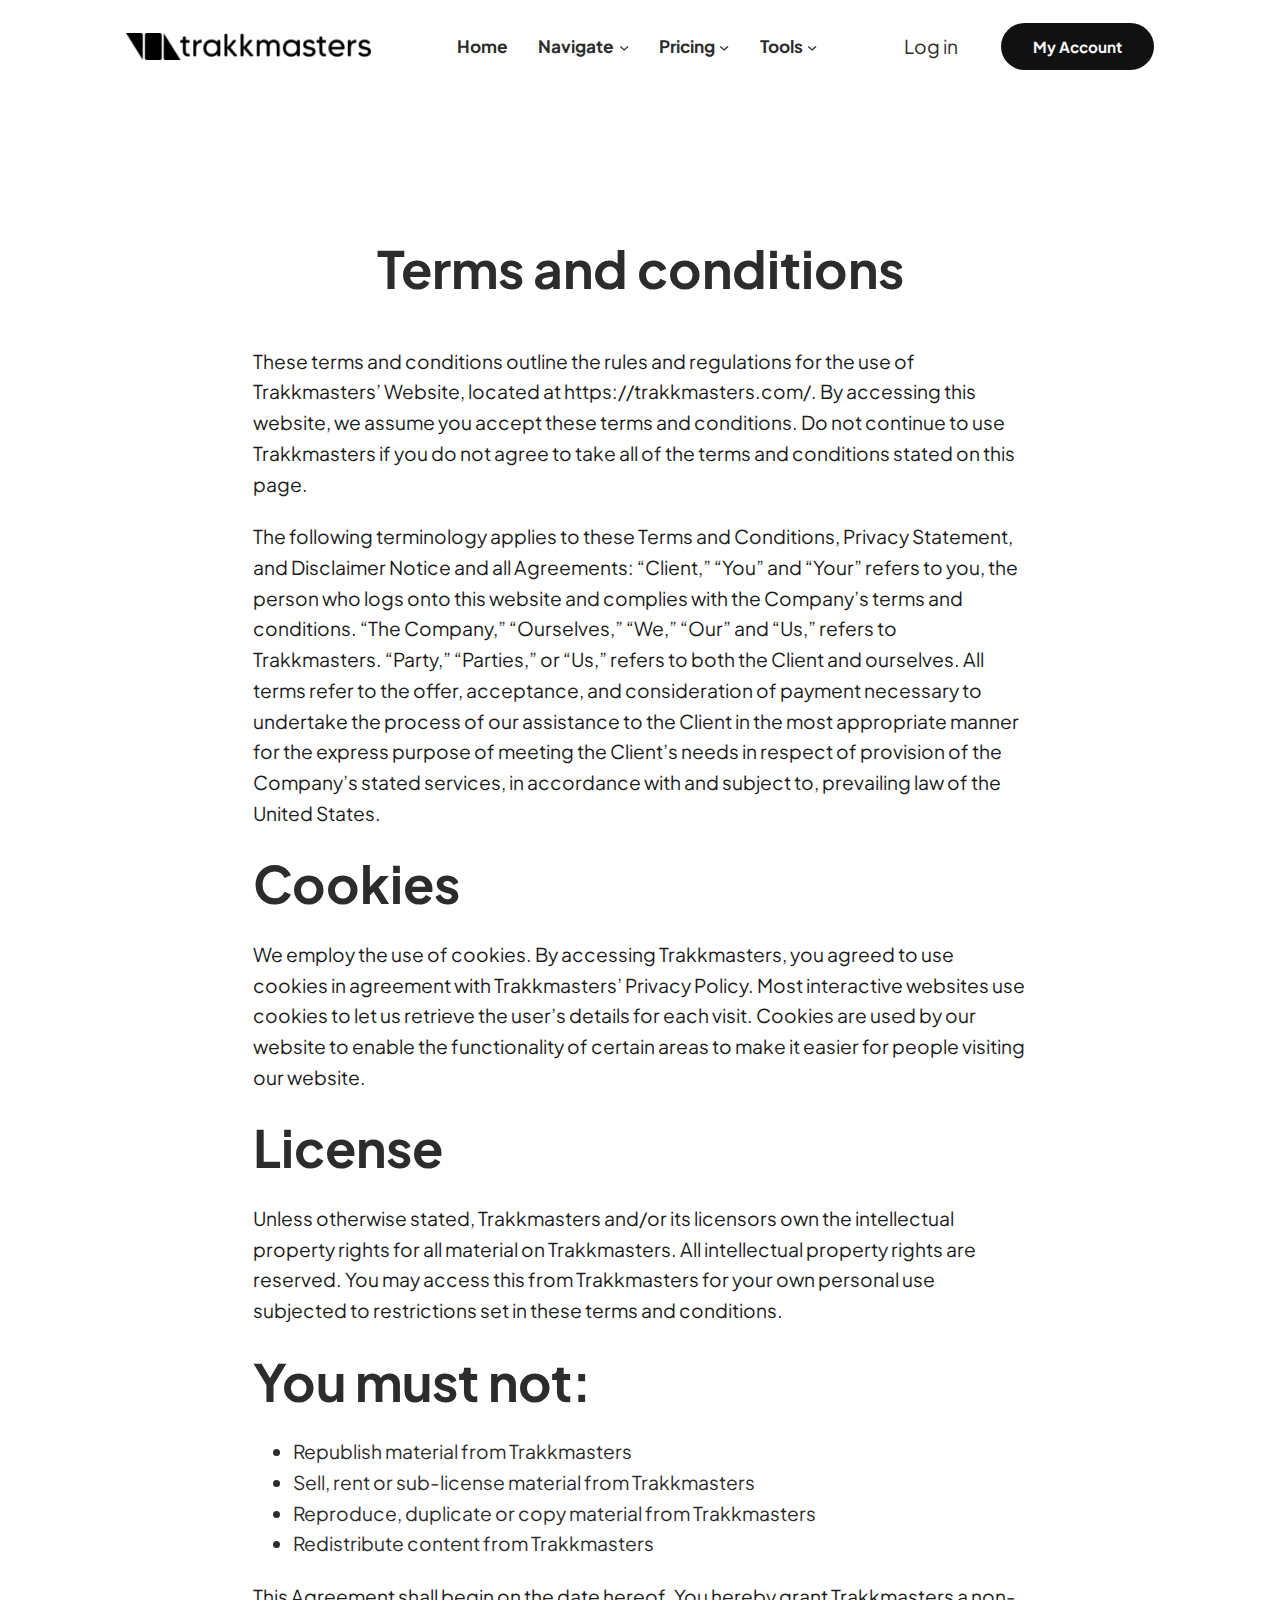
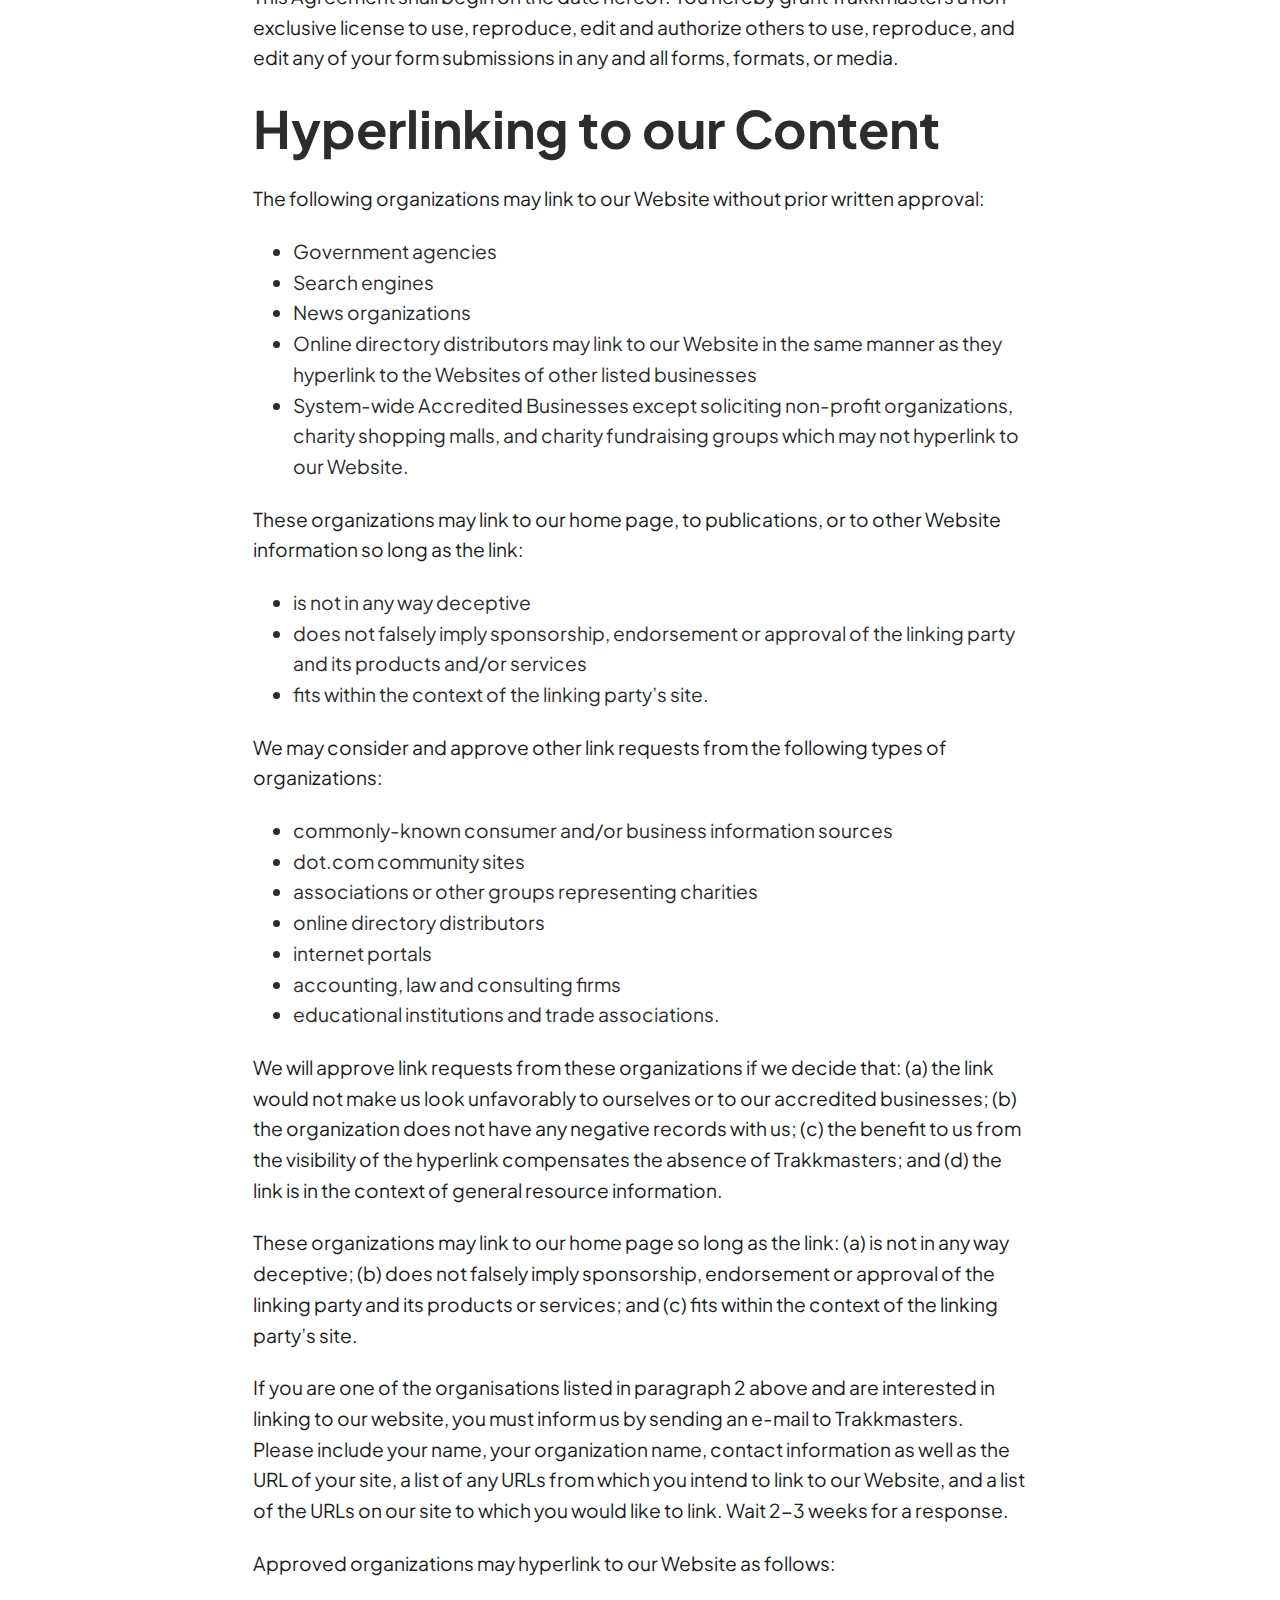
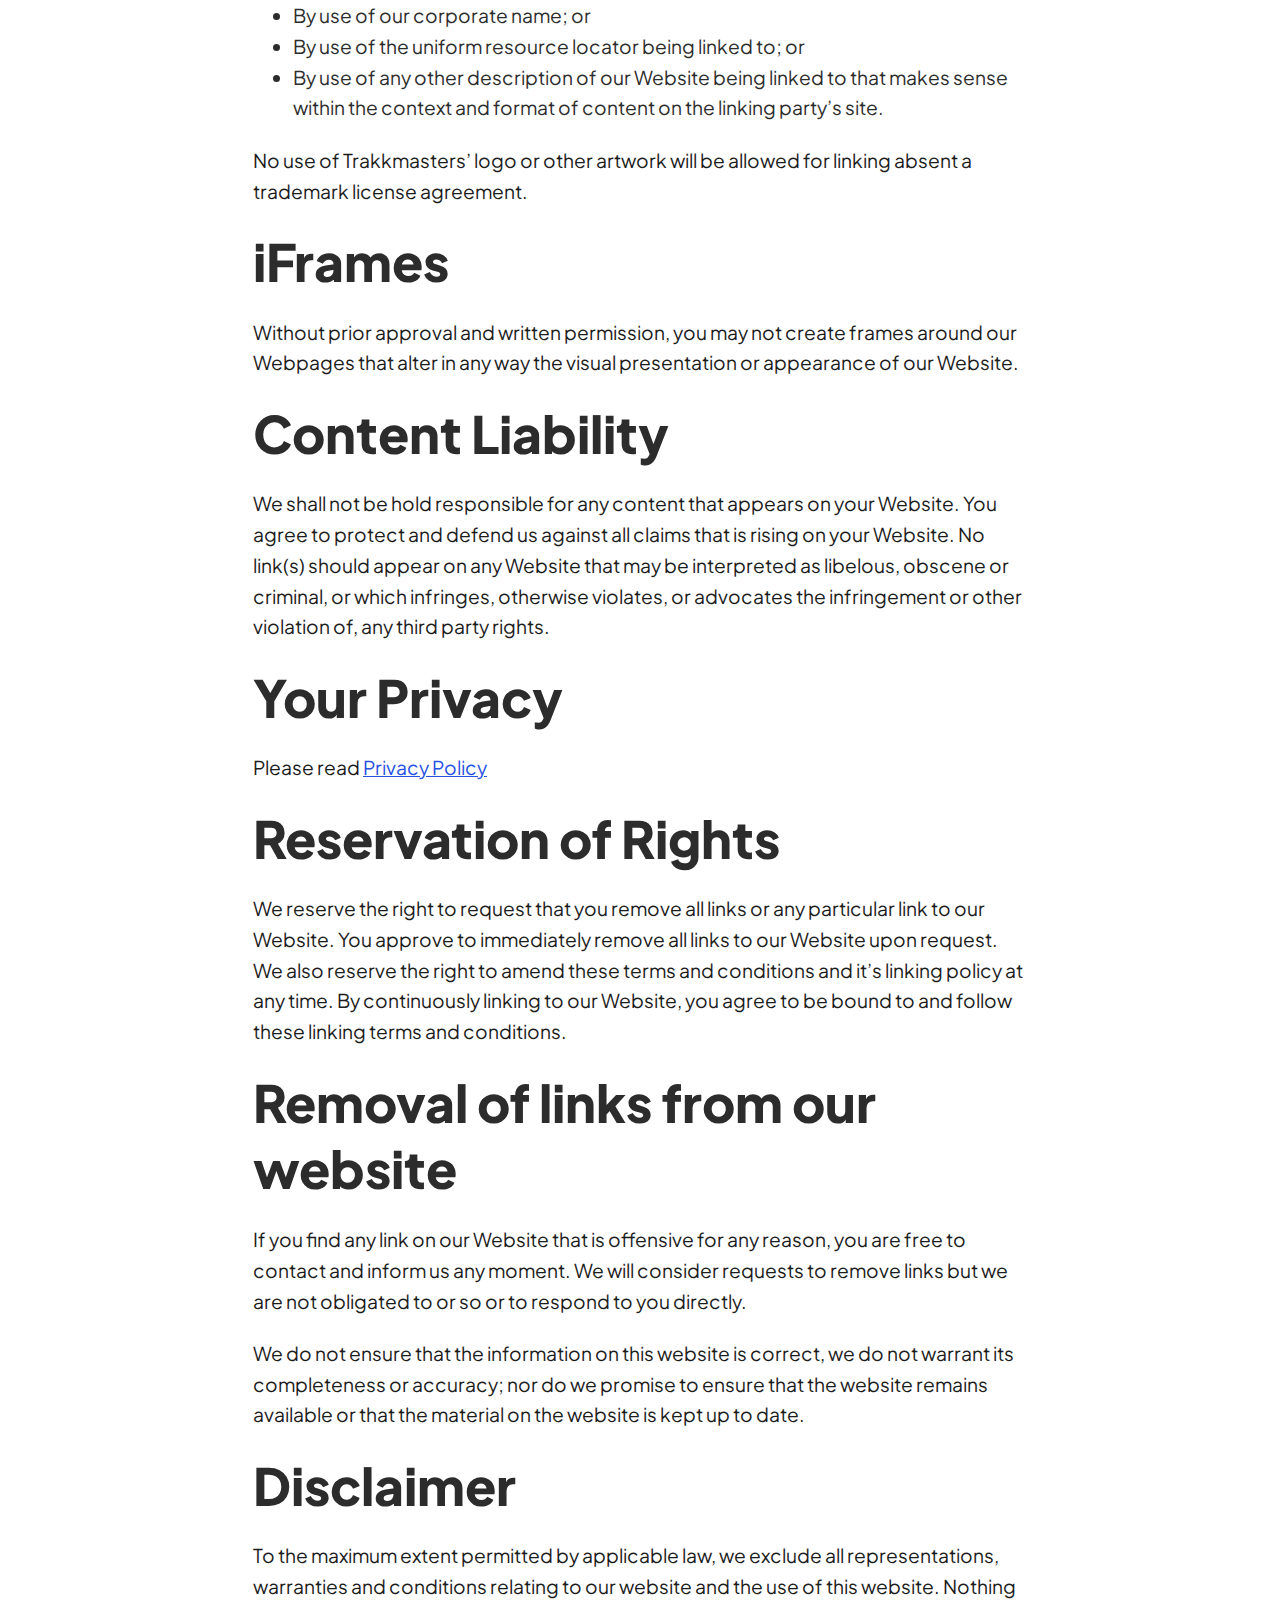
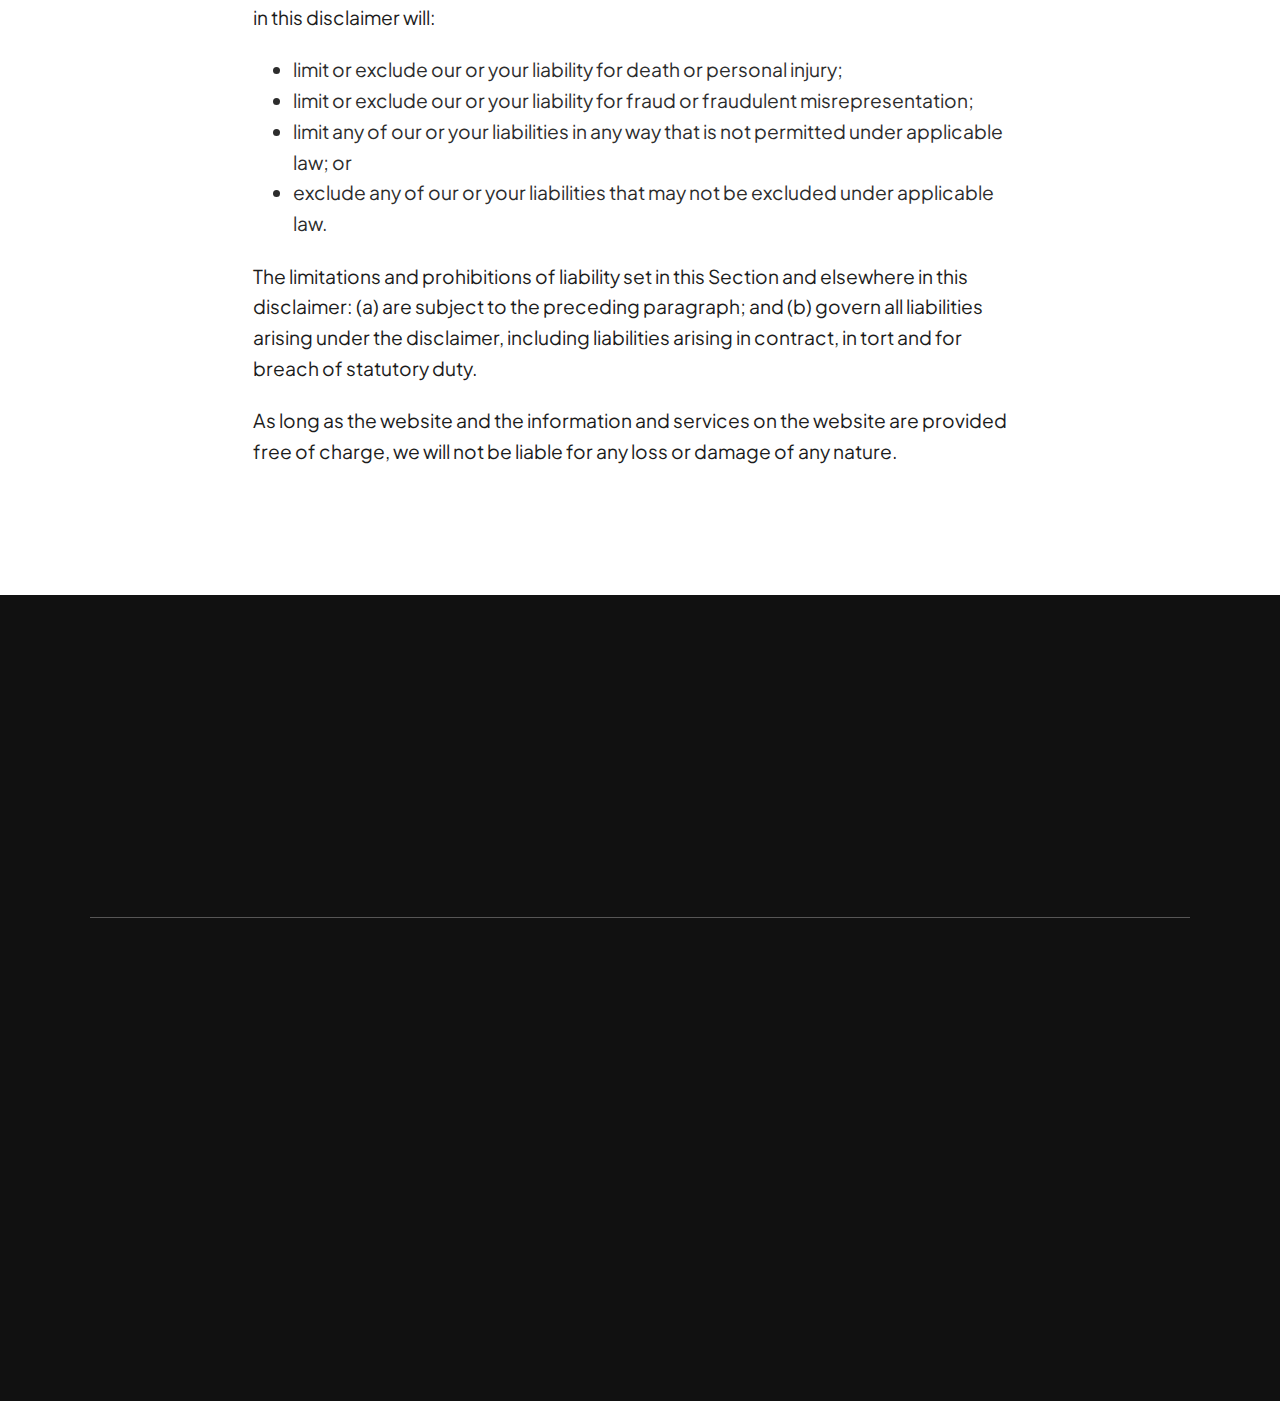
<file: terms-conditions/index.html>
<!DOCTYPE html>
<html lang="en-US">
<head>
	<meta charset="UTF-8">
	<meta name="viewport" content="width=device-width, initial-scale=1">
<meta name="robots" content="max-image-preview:large">
<title>Terms and conditions &#8211; Trakkmasters</title>
<link rel="alternate" type="application/rss+xml" title="Trakkmasters &raquo; Feed" href="./../feed/index.html">
<link rel="alternate" type="application/rss+xml" title="Trakkmasters &raquo; Comments Feed" href="./../comments/feed/index.html">
<script>
window._wpemojiSettings = {"baseUrl":"https:\/\/s.w.org\/images\/core\/emoji\/14.0.0\/72x72\/","ext":".png","svgUrl":"https:\/\/s.w.org\/images\/core\/emoji\/14.0.0\/svg\/","svgExt":".svg","source":{"concatemoji":".\/\/wp-includes\/js\/wp-emoji-release.min.js?ver=6.2.2"}};
/*! This file is auto-generated */
!function(e,a,t){var n,r,o,i=a.createElement("canvas"),p=i.getContext&&i.getContext("2d");function s(e,t){p.clearRect(0,0,i.width,i.height),p.fillText(e,0,0);e=i.toDataURL();return p.clearRect(0,0,i.width,i.height),p.fillText(t,0,0),e===i.toDataURL()}function c(e){var t=a.createElement("script");t.src=e,t.defer=t.type="text/javascript",a.getElementsByTagName("head")[0].appendChild(t)}for(o=Array("flag","emoji"),t.supports={everything:!0,everythingExceptFlag:!0},r=0;r<o.length;r++)t.supports[o[r]]=function(e){if(p&&p.fillText)switch(p.textBaseline="top",p.font="600 32px Arial",e){case"flag":return s("🏳️‍⚧️","🏳️​⚧️")?!1:!s("🇺🇳","🇺​🇳")&&!s("🏴󠁧󠁢󠁥󠁮󠁧󠁿","🏴​󠁧​󠁢​󠁥​󠁮​󠁧​󠁿");case"emoji":return!s("🫱🏻‍🫲🏿","🫱🏻​🫲🏿")}return!1}(o[r]),t.supports.everything=t.supports.everything&&t.supports[o[r]],"flag"!==o[r]&&(t.supports.everythingExceptFlag=t.supports.everythingExceptFlag&&t.supports[o[r]]);t.supports.everythingExceptFlag=t.supports.everythingExceptFlag&&!t.supports.flag,t.DOMReady=!1,t.readyCallback=function(){t.DOMReady=!0},t.supports.everything||(n=function(){t.readyCallback()},a.addEventListener?(a.addEventListener("DOMContentLoaded",n,!1),e.addEventListener("load",n,!1)):(e.attachEvent("onload",n),a.attachEvent("onreadystatechange",function(){"complete"===a.readyState&&t.readyCallback()})),(e=t.source||{}).concatemoji?c(e.concatemoji):e.wpemoji&&e.twemoji&&(c(e.twemoji),c(e.wpemoji)))}(window,document,window._wpemojiSettings);
</script>
<style>img.wp-smiley,
img.emoji {
	display: inline !important;
	border: none !important;
	box-shadow: none !important;
	height: 1em !important;
	width: 1em !important;
	margin: 0 0.07em !important;
	vertical-align: -0.1em !important;
	background: none !important;
	padding: 0 !important;
}</style>
	<style id="wp-block-image-inline-css">.wp-block-image img{height:auto;max-width:100%;vertical-align:bottom}.wp-block-image img,.wp-block-image.has-custom-border img{box-sizing:border-box}.wp-block-image.aligncenter{text-align:center}.wp-block-image.alignfull img,.wp-block-image.alignwide img{height:auto;width:100%}.wp-block-image .aligncenter,.wp-block-image .alignleft,.wp-block-image .alignright,.wp-block-image.aligncenter,.wp-block-image.alignleft,.wp-block-image.alignright{display:table}.wp-block-image .aligncenter>figcaption,.wp-block-image .alignleft>figcaption,.wp-block-image .alignright>figcaption,.wp-block-image.aligncenter>figcaption,.wp-block-image.alignleft>figcaption,.wp-block-image.alignright>figcaption{caption-side:bottom;display:table-caption}.wp-block-image .alignleft{float:left;margin:.5em 1em .5em 0}.wp-block-image .alignright{float:right;margin:.5em 0 .5em 1em}.wp-block-image .aligncenter{margin-left:auto;margin-right:auto}.wp-block-image figcaption{margin-bottom:1em;margin-top:.5em}.wp-block-image .is-style-rounded img,.wp-block-image.is-style-circle-mask img,.wp-block-image.is-style-rounded img{border-radius:9999px}@supports ((-webkit-mask-image:none) or (mask-image:none)) or (-webkit-mask-image:none){.wp-block-image.is-style-circle-mask img{border-radius:0;-webkit-mask-image:url('data:image/svg+xml;utf8,<svg viewBox="0 0 100 100" xmlns="http://www.w3.org/2000/svg"><circle cx="50" cy="50" r="50"/></svg>');mask-image:url('data:image/svg+xml;utf8,<svg viewBox="0 0 100 100" xmlns="http://www.w3.org/2000/svg"><circle cx="50" cy="50" r="50"/></svg>');mask-mode:alpha;-webkit-mask-position:center;mask-position:center;-webkit-mask-repeat:no-repeat;mask-repeat:no-repeat;-webkit-mask-size:contain;mask-size:contain}}.wp-block-image :where(.has-border-color){border-style:solid}.wp-block-image :where([style*=border-top-color]){border-top-style:solid}.wp-block-image :where([style*=border-right-color]){border-right-style:solid}.wp-block-image :where([style*=border-bottom-color]){border-bottom-style:solid}.wp-block-image :where([style*=border-left-color]){border-left-style:solid}.wp-block-image :where([style*=border-width]){border-style:solid}.wp-block-image :where([style*=border-top-width]){border-top-style:solid}.wp-block-image :where([style*=border-right-width]){border-right-style:solid}.wp-block-image :where([style*=border-bottom-width]){border-bottom-style:solid}.wp-block-image :where([style*=border-left-width]){border-left-style:solid}.wp-block-image figure{margin:0}
.wp-block-image figcaption{color:#555;font-size:13px;text-align:center}.is-dark-theme .wp-block-image figcaption{color:hsla(0,0%,100%,.65)}.wp-block-image{margin:0 0 1em}</style>
<style id="wp-block-spacer-inline-css">.wp-block-spacer{clear:both}</style>
<style id="wp-block-navigation-link-inline-css">.wp-block-navigation .wp-block-navigation-item__label{overflow-wrap:break-word;word-break:normal}.wp-block-navigation .wp-block-navigation-item__description{display:none}</style>
<link rel="stylesheet" id="wp-block-navigation-css" href="./../wp-includes/blocks/navigation/style.min.css?ver=6.2.2" media="all">
<style id="wp-block-navigation-inline-css">.wp-block-navigation{font-size: var(--wp--preset--font-size--tiny-plus);}
.wp-block-navigation a:where(:not(.wp-element-button)){color: inherit;}</style>
<style id="wp-block-columns-inline-css">.wp-block-columns{align-items:normal!important;box-sizing:border-box;display:flex;flex-wrap:wrap!important;margin-bottom:1.75em}@media (min-width:782px){.wp-block-columns{flex-wrap:nowrap!important}}.wp-block-columns.are-vertically-aligned-top{align-items:flex-start}.wp-block-columns.are-vertically-aligned-center{align-items:center}.wp-block-columns.are-vertically-aligned-bottom{align-items:flex-end}@media (max-width:781px){.wp-block-columns:not(.is-not-stacked-on-mobile)>.wp-block-column{flex-basis:100%!important}}@media (min-width:782px){.wp-block-columns:not(.is-not-stacked-on-mobile)>.wp-block-column{flex-basis:0;flex-grow:1}.wp-block-columns:not(.is-not-stacked-on-mobile)>.wp-block-column[style*=flex-basis]{flex-grow:0}}.wp-block-columns.is-not-stacked-on-mobile{flex-wrap:nowrap!important}.wp-block-columns.is-not-stacked-on-mobile>.wp-block-column{flex-basis:0;flex-grow:1}.wp-block-columns.is-not-stacked-on-mobile>.wp-block-column[style*=flex-basis]{flex-grow:0}:where(.wp-block-columns.has-background){padding:1.25em 2.375em}.wp-block-column{flex-grow:1;min-width:0;overflow-wrap:break-word;word-break:break-word}.wp-block-column.is-vertically-aligned-top{align-self:flex-start}.wp-block-column.is-vertically-aligned-center{align-self:center}.wp-block-column.is-vertically-aligned-bottom{align-self:flex-end}.wp-block-column.is-vertically-aligned-bottom,.wp-block-column.is-vertically-aligned-center,.wp-block-column.is-vertically-aligned-top{width:100%}
.wp-block-columns.is-layout-flow > *{margin-block-start: 0;margin-block-end: 0;}.wp-block-columns.is-layout-flow > * + *{margin-block-start: 50px;margin-block-end: 0;}.wp-block-columns.is-layout-constrained > *{margin-block-start: 0;margin-block-end: 0;}.wp-block-columns.is-layout-constrained > * + *{margin-block-start: 50px;margin-block-end: 0;}.wp-block-columns.is-layout-flex{gap: 50px;}</style>
<style id="wp-block-button-inline-css">.wp-block-button__link{box-sizing:border-box;cursor:pointer;display:inline-block;text-align:center;word-break:break-word}.wp-block-button__link.aligncenter{text-align:center}.wp-block-button__link.alignright{text-align:right}:where(.wp-block-button__link){border-radius:9999px;box-shadow:none;padding:calc(.667em + 2px) calc(1.333em + 2px);text-decoration:none}.wp-block-button[style*=text-decoration] .wp-block-button__link{text-decoration:inherit}.wp-block-buttons>.wp-block-button.has-custom-width{max-width:none}.wp-block-buttons>.wp-block-button.has-custom-width .wp-block-button__link{width:100%}.wp-block-buttons>.wp-block-button.has-custom-font-size .wp-block-button__link{font-size:inherit}.wp-block-buttons>.wp-block-button.wp-block-button__width-25{width:calc(25% - var(--wp--style--block-gap, .5em)*.75)}.wp-block-buttons>.wp-block-button.wp-block-button__width-50{width:calc(50% - var(--wp--style--block-gap, .5em)*.5)}.wp-block-buttons>.wp-block-button.wp-block-button__width-75{width:calc(75% - var(--wp--style--block-gap, .5em)*.25)}.wp-block-buttons>.wp-block-button.wp-block-button__width-100{flex-basis:100%;width:100%}.wp-block-buttons.is-vertical>.wp-block-button.wp-block-button__width-25{width:25%}.wp-block-buttons.is-vertical>.wp-block-button.wp-block-button__width-50{width:50%}.wp-block-buttons.is-vertical>.wp-block-button.wp-block-button__width-75{width:75%}.wp-block-button.is-style-squared,.wp-block-button__link.wp-block-button.is-style-squared{border-radius:0}.wp-block-button.no-border-radius,.wp-block-button__link.no-border-radius{border-radius:0!important}.wp-block-button .wp-block-button__link.is-style-outline,.wp-block-button.is-style-outline>.wp-block-button__link{border:2px solid;padding:.667em 1.333em}.wp-block-button .wp-block-button__link.is-style-outline:not(.has-text-color),.wp-block-button.is-style-outline>.wp-block-button__link:not(.has-text-color){color:currentColor}.wp-block-button .wp-block-button__link.is-style-outline:not(.has-background),.wp-block-button.is-style-outline>.wp-block-button__link:not(.has-background){background-color:transparent;background-image:none}</style>
<style id="wp-block-buttons-inline-css">.wp-block-buttons.is-vertical{flex-direction:column}.wp-block-buttons.is-vertical>.wp-block-button:last-child{margin-bottom:0}.wp-block-buttons>.wp-block-button{display:inline-block;margin:0}.wp-block-buttons.is-content-justification-left{justify-content:flex-start}.wp-block-buttons.is-content-justification-left.is-vertical{align-items:flex-start}.wp-block-buttons.is-content-justification-center{justify-content:center}.wp-block-buttons.is-content-justification-center.is-vertical{align-items:center}.wp-block-buttons.is-content-justification-right{justify-content:flex-end}.wp-block-buttons.is-content-justification-right.is-vertical{align-items:flex-end}.wp-block-buttons.is-content-justification-space-between{justify-content:space-between}.wp-block-buttons.aligncenter{text-align:center}.wp-block-buttons:not(.is-content-justification-space-between,.is-content-justification-right,.is-content-justification-left,.is-content-justification-center) .wp-block-button.aligncenter{margin-left:auto;margin-right:auto;width:100%}.wp-block-buttons[style*=text-decoration] .wp-block-button,.wp-block-buttons[style*=text-decoration] .wp-block-button__link{text-decoration:inherit}.wp-block-buttons.has-custom-font-size .wp-block-button__link{font-size:inherit}.wp-block-button.aligncenter{text-align:center}</style>
<style id="wp-block-group-inline-css">.wp-block-group{box-sizing:border-box}
:where(.wp-block-group.has-background){padding:1.25em 2.375em}</style>
<style id="wp-block-template-part-inline-css">.wp-block-template-part.has-background{margin-bottom:0;margin-top:0;padding:1.25em 2.375em}</style>
<style id="wp-block-post-title-inline-css">.wp-block-post-title{box-sizing:border-box;word-break:break-word}.wp-block-post-title a{display:inline-block}
.wp-block-post-title{font-size: var(--wp--preset--font-size--large-plus);line-height: 1.3;}</style>
<style id="wp-block-paragraph-inline-css">.is-small-text{font-size:.875em}.is-regular-text{font-size:1em}.is-large-text{font-size:2.25em}.is-larger-text{font-size:3em}.has-drop-cap:not(:focus):first-letter{float:left;font-size:8.4em;font-style:normal;font-weight:100;line-height:.68;margin:.05em .1em 0 0;text-transform:uppercase}body.rtl .has-drop-cap:not(:focus):first-letter{float:none;margin-left:.1em}p.has-drop-cap.has-background{overflow:hidden}p.has-background{padding:1.25em 2.375em}:where(p.has-text-color:not(.has-link-color)) a{color:inherit}
p{color: var(--wp--preset--color--paragraph);}</style>
<style id="wp-block-heading-inline-css">h1.has-background,h2.has-background,h3.has-background,h4.has-background,h5.has-background,h6.has-background{padding:1.25em 2.375em}</style>
<style id="wp-block-list-inline-css">ol,ul{box-sizing:border-box}ol.has-background,ul.has-background{padding:1.25em 2.375em}</style>
<style id="wp-block-separator-inline-css">@charset "UTF-8";.wp-block-separator{border:1px solid;border-left:none;border-right:none}.wp-block-separator.is-style-dots{background:none!important;border:none;height:auto;line-height:1;text-align:center}.wp-block-separator.is-style-dots:before{color:currentColor;content:"···";font-family:serif;font-size:1.5em;letter-spacing:2em;padding-left:2em}
.wp-block-separator.has-css-opacity{opacity:.4}.wp-block-separator{border:none;border-bottom:2px solid;margin-left:auto;margin-right:auto}.wp-block-separator.has-alpha-channel-opacity{opacity:1}.wp-block-separator:not(.is-style-wide):not(.is-style-dots){width:100px}.wp-block-separator.has-background:not(.is-style-dots){border-bottom:none;height:1px}.wp-block-separator.has-background:not(.is-style-wide):not(.is-style-dots){height:2px}
.wp-block-separator{background-color: var(--wp--preset--color--border);border-width: 0 0 1px 0;color: var(--wp--preset--color--border);}</style>
<style id="wp-block-library-inline-css">:root{--wp-admin-theme-color:#007cba;--wp-admin-theme-color--rgb:0,124,186;--wp-admin-theme-color-darker-10:#006ba1;--wp-admin-theme-color-darker-10--rgb:0,107,161;--wp-admin-theme-color-darker-20:#005a87;--wp-admin-theme-color-darker-20--rgb:0,90,135;--wp-admin-border-width-focus:2px;--wp-block-synced-color:#7a00df;--wp-block-synced-color--rgb:122,0,223}@media (-webkit-min-device-pixel-ratio:2),(min-resolution:192dpi){:root{--wp-admin-border-width-focus:1.5px}}.wp-element-button{cursor:pointer}:root{--wp--preset--font-size--normal:16px;--wp--preset--font-size--huge:42px}:root .has-very-light-gray-background-color{background-color:#eee}:root .has-very-dark-gray-background-color{background-color:#313131}:root .has-very-light-gray-color{color:#eee}:root .has-very-dark-gray-color{color:#313131}:root .has-vivid-green-cyan-to-vivid-cyan-blue-gradient-background{background:linear-gradient(135deg,#00d084,#0693e3)}:root .has-purple-crush-gradient-background{background:linear-gradient(135deg,#34e2e4,#4721fb 50%,#ab1dfe)}:root .has-hazy-dawn-gradient-background{background:linear-gradient(135deg,#faaca8,#dad0ec)}:root .has-subdued-olive-gradient-background{background:linear-gradient(135deg,#fafae1,#67a671)}:root .has-atomic-cream-gradient-background{background:linear-gradient(135deg,#fdd79a,#004a59)}:root .has-nightshade-gradient-background{background:linear-gradient(135deg,#330968,#31cdcf)}:root .has-midnight-gradient-background{background:linear-gradient(135deg,#020381,#2874fc)}.has-regular-font-size{font-size:1em}.has-larger-font-size{font-size:2.625em}.has-normal-font-size{font-size:var(--wp--preset--font-size--normal)}.has-huge-font-size{font-size:var(--wp--preset--font-size--huge)}.has-text-align-center{text-align:center}.has-text-align-left{text-align:left}.has-text-align-right{text-align:right}#end-resizable-editor-section{display:none}.aligncenter{clear:both}.items-justified-left{justify-content:flex-start}.items-justified-center{justify-content:center}.items-justified-right{justify-content:flex-end}.items-justified-space-between{justify-content:space-between}.screen-reader-text{clip:rect(1px,1px,1px,1px);word-wrap:normal!important;border:0;-webkit-clip-path:inset(50%);clip-path:inset(50%);height:1px;margin:-1px;overflow:hidden;padding:0;position:absolute;width:1px}.screen-reader-text:focus{clip:auto!important;background-color:#ddd;-webkit-clip-path:none;clip-path:none;color:#444;display:block;font-size:1em;height:auto;left:5px;line-height:normal;padding:15px 23px 14px;text-decoration:none;top:5px;width:auto;z-index:100000}html :where(.has-border-color){border-style:solid}html :where([style*=border-top-color]){border-top-style:solid}html :where([style*=border-right-color]){border-right-style:solid}html :where([style*=border-bottom-color]){border-bottom-style:solid}html :where([style*=border-left-color]){border-left-style:solid}html :where([style*=border-width]){border-style:solid}html :where([style*=border-top-width]){border-top-style:solid}html :where([style*=border-right-width]){border-right-style:solid}html :where([style*=border-bottom-width]){border-bottom-style:solid}html :where([style*=border-left-width]){border-left-style:solid}html :where(img[class*=wp-image-]){height:auto;max-width:100%}figure{margin:0 0 1em}html :where(.is-position-sticky){--wp-admin--admin-bar--position-offset:var(--wp-admin--admin-bar--height,0px)}@media screen and (max-width:600px){html :where(.is-position-sticky){--wp-admin--admin-bar--position-offset:0px}}</style>
<style id="global-styles-inline-css">body{--wp--preset--color--black: #000000;--wp--preset--color--cyan-bluish-gray: #abb8c3;--wp--preset--color--white: #ffffff;--wp--preset--color--pale-pink: #f78da7;--wp--preset--color--vivid-red: #cf2e2e;--wp--preset--color--luminous-vivid-orange: #ff6900;--wp--preset--color--luminous-vivid-amber: #fcb900;--wp--preset--color--light-green-cyan: #7bdcb5;--wp--preset--color--vivid-green-cyan: #00d084;--wp--preset--color--pale-cyan-blue: #8ed1fc;--wp--preset--color--vivid-cyan-blue: #0693e3;--wp--preset--color--vivid-purple: #9b51e0;--wp--preset--color--primary: #1AAD64;--wp--preset--color--secondary: #2750E1;--wp--preset--color--lemmonary: #FFE156;--wp--preset--color--body: #2C2C2C;--wp--preset--color--body-alt: #FCFCFC;--wp--preset--color--paragraph: #1C1C1C;--wp--preset--color--paragraph-alt: #757575;--wp--preset--color--meta: #5C5C5C;--wp--preset--color--border: #7C7C7C;--wp--preset--color--border-alt: #E0E0E0;--wp--preset--color--midground: #F7F7F7;--wp--preset--color--midground-alt: #ececec;--wp--preset--color--background: #FFFFFF;--wp--preset--color--background-alt: #111111;--wp--preset--color--transparent: #ffffff00;--wp--preset--gradient--vivid-cyan-blue-to-vivid-purple: linear-gradient(135deg,rgba(6,147,227,1) 0%,rgb(155,81,224) 100%);--wp--preset--gradient--light-green-cyan-to-vivid-green-cyan: linear-gradient(135deg,rgb(122,220,180) 0%,rgb(0,208,130) 100%);--wp--preset--gradient--luminous-vivid-amber-to-luminous-vivid-orange: linear-gradient(135deg,rgba(252,185,0,1) 0%,rgba(255,105,0,1) 100%);--wp--preset--gradient--luminous-vivid-orange-to-vivid-red: linear-gradient(135deg,rgba(255,105,0,1) 0%,rgb(207,46,46) 100%);--wp--preset--gradient--very-light-gray-to-cyan-bluish-gray: linear-gradient(135deg,rgb(238,238,238) 0%,rgb(169,184,195) 100%);--wp--preset--gradient--cool-to-warm-spectrum: linear-gradient(135deg,rgb(74,234,220) 0%,rgb(151,120,209) 20%,rgb(207,42,186) 40%,rgb(238,44,130) 60%,rgb(251,105,98) 80%,rgb(254,248,76) 100%);--wp--preset--gradient--blush-light-purple: linear-gradient(135deg,rgb(255,206,236) 0%,rgb(152,150,240) 100%);--wp--preset--gradient--blush-bordeaux: linear-gradient(135deg,rgb(254,205,165) 0%,rgb(254,45,45) 50%,rgb(107,0,62) 100%);--wp--preset--gradient--luminous-dusk: linear-gradient(135deg,rgb(255,203,112) 0%,rgb(199,81,192) 50%,rgb(65,88,208) 100%);--wp--preset--gradient--pale-ocean: linear-gradient(135deg,rgb(255,245,203) 0%,rgb(182,227,212) 50%,rgb(51,167,181) 100%);--wp--preset--gradient--electric-grass: linear-gradient(135deg,rgb(202,248,128) 0%,rgb(113,206,126) 100%);--wp--preset--gradient--midnight: linear-gradient(135deg,rgb(2,3,129) 0%,rgb(40,116,252) 100%);--wp--preset--duotone--dark-grayscale: url('#wp-duotone-dark-grayscale');--wp--preset--duotone--grayscale: url('#wp-duotone-grayscale');--wp--preset--duotone--purple-yellow: url('#wp-duotone-purple-yellow');--wp--preset--duotone--blue-red: url('#wp-duotone-blue-red');--wp--preset--duotone--midnight: url('#wp-duotone-midnight');--wp--preset--duotone--magenta-yellow: url('#wp-duotone-magenta-yellow');--wp--preset--duotone--purple-green: url('#wp-duotone-purple-green');--wp--preset--duotone--blue-orange: url('#wp-duotone-blue-orange');--wp--preset--font-size--small: clamp(1.125rem, 1.125rem + ((1vw - 0.48rem) * 0.24), 1.25rem);--wp--preset--font-size--medium: clamp(1.5rem, 1.5rem + ((1vw - 0.48rem) * 0.721), 1.875rem);--wp--preset--font-size--large: clamp(2.25rem, 2.25rem + ((1vw - 0.48rem) * 1.442), 3rem);--wp--preset--font-size--x-large: clamp(31.5px, 1.969rem + ((1vw - 7.68px) * 1.262), 42px);--wp--preset--font-size--tiny: clamp(0.875rem, 0.875rem + ((1vw - 0.48rem) * 0.24), 1rem);--wp--preset--font-size--tiny-plus: clamp(1rem, 1rem + ((1vw - 0.48rem) * 0.24), 1.125rem);--wp--preset--font-size--small-plus: clamp(1.35rem, 1.35rem + ((1vw - 0.48rem) * 0.288), 1.5rem);--wp--preset--font-size--medium-plus: clamp(1.75rem, 1.75rem + ((1vw - 0.48rem) * 0.962), 2.25rem);--wp--preset--font-size--large-plus: clamp(2.75rem, 2.75rem + ((1vw - 0.48rem) * 1.442), 3.5rem);--wp--preset--font-size--huge: clamp(2.85rem, 2.85rem + ((1vw - 0.48rem) * 3.173), 4.5rem);--wp--preset--font-size--huge-plus: clamp(3.15rem, 3.15rem + ((1vw - 0.48rem) * 3.558), 5rem);--wp--preset--font-size--gigantic: clamp(3.5rem, 3.5rem + ((1vw - 0.48rem) * 4.808), 6rem);--wp--preset--font-family--system-font: -apple-system,BlinkMacSystemFont,"Segoe UI",Roboto,Oxygen-Sans,Ubuntu,Cantarell,"Helvetica Neue",sans-serif;--wp--preset--font-family--plus-jakarta: "Plus Jakarta Sans", sans-serif;--wp--preset--spacing--10: 0.5rem;--wp--preset--spacing--20: clamp(0.875rem, 0.875rem + ((1vw - 0.48rem) * 0.24), 1rem);--wp--preset--spacing--30: clamp(1.125rem, 1.125rem + ((1vw - 0.48rem) * 0.721), 1.5rem);--wp--preset--spacing--40: clamp(1.5rem, 1.5rem + ((1vw - 0.48rem) * 0.962), 2rem);--wp--preset--spacing--50: clamp(2.25rem, 2.25rem + ((1vw - 0.48rem) * 1.442), 3rem);--wp--preset--spacing--60: clamp(3rem, 3rem + ((1vw - 0.48rem) * 1.923), 4rem);--wp--preset--spacing--70: clamp(3.75rem, 3.75rem + ((1vw - 0.48rem) * 2.404), 5rem);--wp--preset--shadow--natural: 6px 6px 9px rgba(0, 0, 0, 0.2);--wp--preset--shadow--deep: 12px 12px 50px rgba(0, 0, 0, 0.4);--wp--preset--shadow--sharp: 6px 6px 0px rgba(0, 0, 0, 0.2);--wp--preset--shadow--outlined: 6px 6px 0px -3px rgba(255, 255, 255, 1), 6px 6px rgba(0, 0, 0, 1);--wp--preset--shadow--crisp: 6px 6px 0px rgba(0, 0, 0, 1);}body { margin: 0;--wp--style--global--content-size: 774px;--wp--style--global--wide-size: 1600px; }.wp-site-blocks { padding-top: var(--wp--style--root--padding-top); padding-bottom: var(--wp--style--root--padding-bottom); }.has-global-padding { padding-right: var(--wp--style--root--padding-right); padding-left: var(--wp--style--root--padding-left); }.has-global-padding :where(.has-global-padding) { padding-right: 0; padding-left: 0; }.has-global-padding > .alignfull { margin-right: calc(var(--wp--style--root--padding-right) * -1); margin-left: calc(var(--wp--style--root--padding-left) * -1); }.has-global-padding :where(.has-global-padding) > .alignfull { margin-right: 0; margin-left: 0; }.has-global-padding > .alignfull:where(:not(.has-global-padding)) > :where([class*="wp-block-"]:not(.alignfull):not([class*="__"]),p,h1,h2,h3,h4,h5,h6,ul,ol) { padding-right: var(--wp--style--root--padding-right); padding-left: var(--wp--style--root--padding-left); }.has-global-padding :where(.has-global-padding) > .alignfull:where(:not(.has-global-padding)) > :where([class*="wp-block-"]:not(.alignfull):not([class*="__"]),p,h1,h2,h3,h4,h5,h6,ul,ol) { padding-right: 0; padding-left: 0; }.wp-site-blocks > .alignleft { float: left; margin-right: 2em; }.wp-site-blocks > .alignright { float: right; margin-left: 2em; }.wp-site-blocks > .aligncenter { justify-content: center; margin-left: auto; margin-right: auto; }.wp-site-blocks > * { margin-block-start: 0; margin-block-end: 0; }.wp-site-blocks > * + * { margin-block-start: var(--wp--preset--spacing--30); }body { --wp--style--block-gap: var(--wp--preset--spacing--30); }body .is-layout-flow > *{margin-block-start: 0;margin-block-end: 0;}body .is-layout-flow > * + *{margin-block-start: var(--wp--preset--spacing--30);margin-block-end: 0;}body .is-layout-constrained > *{margin-block-start: 0;margin-block-end: 0;}body .is-layout-constrained > * + *{margin-block-start: var(--wp--preset--spacing--30);margin-block-end: 0;}body .is-layout-flex{gap: var(--wp--preset--spacing--30);}body .is-layout-flow > .alignleft{float: left;margin-inline-start: 0;margin-inline-end: 2em;}body .is-layout-flow > .alignright{float: right;margin-inline-start: 2em;margin-inline-end: 0;}body .is-layout-flow > .aligncenter{margin-left: auto !important;margin-right: auto !important;}body .is-layout-constrained > .alignleft{float: left;margin-inline-start: 0;margin-inline-end: 2em;}body .is-layout-constrained > .alignright{float: right;margin-inline-start: 2em;margin-inline-end: 0;}body .is-layout-constrained > .aligncenter{margin-left: auto !important;margin-right: auto !important;}body .is-layout-constrained > :where(:not(.alignleft):not(.alignright):not(.alignfull)){max-width: var(--wp--style--global--content-size);margin-left: auto !important;margin-right: auto !important;}body .is-layout-constrained > .alignwide{max-width: var(--wp--style--global--wide-size);}body .is-layout-flex{display: flex;}body .is-layout-flex{flex-wrap: wrap;align-items: center;}body .is-layout-flex > *{margin: 0;}body{background-color: var(--wp--preset--color--background);color: var(--wp--preset--color--body);font-family: var(--wp--preset--font-family--plus-jakarta);font-size: var(--wp--preset--font-size--small);line-height: 1.6;--wp--style--root--padding-top: 0px;--wp--style--root--padding-right: 7vw;--wp--style--root--padding-bottom: 0px;--wp--style--root--padding-left: 7vw;}a:where(:not(.wp-element-button)){color: inherit;text-decoration: underline;}a:where(:not(.wp-element-button)):hover{color: var(--wp--preset--color--primary?);}h1, h2, h3, h4, h5, h6{font-weight: 700;line-height: 1.3;}h1{font-size: var(--wp--preset--font-size--huge);line-height: 1.3;}h2{font-size: var(--wp--preset--font-size--large-plus);}h3{font-size: var(--wp--preset--font-size--);}h4{font-size: var(--wp--preset--font-size--large);}h5{font-size: var(--wp--preset--font-size--small-plus);}h6{font-size: var(--wp--preset--font-size--tiny-plus);}.wp-element-button, .wp-block-button__link{background-color: var(--wp--preset--color--primary);border-radius: 9999px;border-width: 0px;color: var(--wp--preset--color--body-alt);font-family: inherit;font-size: var(--wp--preset--font-size--tiny-plus);font-weight: 700;line-height: 1;padding-top: 1.334em;padding-right: 2.667em;padding-bottom: 1.334em;padding-left: 2.667em;text-decoration: none;}.wp-element-button:hover, .wp-block-button__link:hover{background-color: var(--wp--preset--color--primary);color: var(--wp--preset--color--body-alt);}.has-black-color{color: var(--wp--preset--color--black) !important;}.has-cyan-bluish-gray-color{color: var(--wp--preset--color--cyan-bluish-gray) !important;}.has-white-color{color: var(--wp--preset--color--white) !important;}.has-pale-pink-color{color: var(--wp--preset--color--pale-pink) !important;}.has-vivid-red-color{color: var(--wp--preset--color--vivid-red) !important;}.has-luminous-vivid-orange-color{color: var(--wp--preset--color--luminous-vivid-orange) !important;}.has-luminous-vivid-amber-color{color: var(--wp--preset--color--luminous-vivid-amber) !important;}.has-light-green-cyan-color{color: var(--wp--preset--color--light-green-cyan) !important;}.has-vivid-green-cyan-color{color: var(--wp--preset--color--vivid-green-cyan) !important;}.has-pale-cyan-blue-color{color: var(--wp--preset--color--pale-cyan-blue) !important;}.has-vivid-cyan-blue-color{color: var(--wp--preset--color--vivid-cyan-blue) !important;}.has-vivid-purple-color{color: var(--wp--preset--color--vivid-purple) !important;}.has-primary-color{color: var(--wp--preset--color--primary) !important;}.has-secondary-color{color: var(--wp--preset--color--secondary) !important;}.has-lemmonary-color{color: var(--wp--preset--color--lemmonary) !important;}.has-body-color{color: var(--wp--preset--color--body) !important;}.has-body-alt-color{color: var(--wp--preset--color--body-alt) !important;}.has-paragraph-color{color: var(--wp--preset--color--paragraph) !important;}.has-paragraph-alt-color{color: var(--wp--preset--color--paragraph-alt) !important;}.has-meta-color{color: var(--wp--preset--color--meta) !important;}.has-border-color{color: var(--wp--preset--color--border) !important;}.has-border-alt-color{color: var(--wp--preset--color--border-alt) !important;}.has-midground-color{color: var(--wp--preset--color--midground) !important;}.has-midground-alt-color{color: var(--wp--preset--color--midground-alt) !important;}.has-background-color{color: var(--wp--preset--color--background) !important;}.has-background-alt-color{color: var(--wp--preset--color--background-alt) !important;}.has-transparent-color{color: var(--wp--preset--color--transparent) !important;}.has-black-background-color{background-color: var(--wp--preset--color--black) !important;}.has-cyan-bluish-gray-background-color{background-color: var(--wp--preset--color--cyan-bluish-gray) !important;}.has-white-background-color{background-color: var(--wp--preset--color--white) !important;}.has-pale-pink-background-color{background-color: var(--wp--preset--color--pale-pink) !important;}.has-vivid-red-background-color{background-color: var(--wp--preset--color--vivid-red) !important;}.has-luminous-vivid-orange-background-color{background-color: var(--wp--preset--color--luminous-vivid-orange) !important;}.has-luminous-vivid-amber-background-color{background-color: var(--wp--preset--color--luminous-vivid-amber) !important;}.has-light-green-cyan-background-color{background-color: var(--wp--preset--color--light-green-cyan) !important;}.has-vivid-green-cyan-background-color{background-color: var(--wp--preset--color--vivid-green-cyan) !important;}.has-pale-cyan-blue-background-color{background-color: var(--wp--preset--color--pale-cyan-blue) !important;}.has-vivid-cyan-blue-background-color{background-color: var(--wp--preset--color--vivid-cyan-blue) !important;}.has-vivid-purple-background-color{background-color: var(--wp--preset--color--vivid-purple) !important;}.has-primary-background-color{background-color: var(--wp--preset--color--primary) !important;}.has-secondary-background-color{background-color: var(--wp--preset--color--secondary) !important;}.has-lemmonary-background-color{background-color: var(--wp--preset--color--lemmonary) !important;}.has-body-background-color{background-color: var(--wp--preset--color--body) !important;}.has-body-alt-background-color{background-color: var(--wp--preset--color--body-alt) !important;}.has-paragraph-background-color{background-color: var(--wp--preset--color--paragraph) !important;}.has-paragraph-alt-background-color{background-color: var(--wp--preset--color--paragraph-alt) !important;}.has-meta-background-color{background-color: var(--wp--preset--color--meta) !important;}.has-border-background-color{background-color: var(--wp--preset--color--border) !important;}.has-border-alt-background-color{background-color: var(--wp--preset--color--border-alt) !important;}.has-midground-background-color{background-color: var(--wp--preset--color--midground) !important;}.has-midground-alt-background-color{background-color: var(--wp--preset--color--midground-alt) !important;}.has-background-background-color{background-color: var(--wp--preset--color--background) !important;}.has-background-alt-background-color{background-color: var(--wp--preset--color--background-alt) !important;}.has-transparent-background-color{background-color: var(--wp--preset--color--transparent) !important;}.has-black-border-color{border-color: var(--wp--preset--color--black) !important;}.has-cyan-bluish-gray-border-color{border-color: var(--wp--preset--color--cyan-bluish-gray) !important;}.has-white-border-color{border-color: var(--wp--preset--color--white) !important;}.has-pale-pink-border-color{border-color: var(--wp--preset--color--pale-pink) !important;}.has-vivid-red-border-color{border-color: var(--wp--preset--color--vivid-red) !important;}.has-luminous-vivid-orange-border-color{border-color: var(--wp--preset--color--luminous-vivid-orange) !important;}.has-luminous-vivid-amber-border-color{border-color: var(--wp--preset--color--luminous-vivid-amber) !important;}.has-light-green-cyan-border-color{border-color: var(--wp--preset--color--light-green-cyan) !important;}.has-vivid-green-cyan-border-color{border-color: var(--wp--preset--color--vivid-green-cyan) !important;}.has-pale-cyan-blue-border-color{border-color: var(--wp--preset--color--pale-cyan-blue) !important;}.has-vivid-cyan-blue-border-color{border-color: var(--wp--preset--color--vivid-cyan-blue) !important;}.has-vivid-purple-border-color{border-color: var(--wp--preset--color--vivid-purple) !important;}.has-primary-border-color{border-color: var(--wp--preset--color--primary) !important;}.has-secondary-border-color{border-color: var(--wp--preset--color--secondary) !important;}.has-lemmonary-border-color{border-color: var(--wp--preset--color--lemmonary) !important;}.has-body-border-color{border-color: var(--wp--preset--color--body) !important;}.has-body-alt-border-color{border-color: var(--wp--preset--color--body-alt) !important;}.has-paragraph-border-color{border-color: var(--wp--preset--color--paragraph) !important;}.has-paragraph-alt-border-color{border-color: var(--wp--preset--color--paragraph-alt) !important;}.has-meta-border-color{border-color: var(--wp--preset--color--meta) !important;}.has-border-border-color{border-color: var(--wp--preset--color--border) !important;}.has-border-alt-border-color{border-color: var(--wp--preset--color--border-alt) !important;}.has-midground-border-color{border-color: var(--wp--preset--color--midground) !important;}.has-midground-alt-border-color{border-color: var(--wp--preset--color--midground-alt) !important;}.has-background-border-color{border-color: var(--wp--preset--color--background) !important;}.has-background-alt-border-color{border-color: var(--wp--preset--color--background-alt) !important;}.has-transparent-border-color{border-color: var(--wp--preset--color--transparent) !important;}.has-vivid-cyan-blue-to-vivid-purple-gradient-background{background: var(--wp--preset--gradient--vivid-cyan-blue-to-vivid-purple) !important;}.has-light-green-cyan-to-vivid-green-cyan-gradient-background{background: var(--wp--preset--gradient--light-green-cyan-to-vivid-green-cyan) !important;}.has-luminous-vivid-amber-to-luminous-vivid-orange-gradient-background{background: var(--wp--preset--gradient--luminous-vivid-amber-to-luminous-vivid-orange) !important;}.has-luminous-vivid-orange-to-vivid-red-gradient-background{background: var(--wp--preset--gradient--luminous-vivid-orange-to-vivid-red) !important;}.has-very-light-gray-to-cyan-bluish-gray-gradient-background{background: var(--wp--preset--gradient--very-light-gray-to-cyan-bluish-gray) !important;}.has-cool-to-warm-spectrum-gradient-background{background: var(--wp--preset--gradient--cool-to-warm-spectrum) !important;}.has-blush-light-purple-gradient-background{background: var(--wp--preset--gradient--blush-light-purple) !important;}.has-blush-bordeaux-gradient-background{background: var(--wp--preset--gradient--blush-bordeaux) !important;}.has-luminous-dusk-gradient-background{background: var(--wp--preset--gradient--luminous-dusk) !important;}.has-pale-ocean-gradient-background{background: var(--wp--preset--gradient--pale-ocean) !important;}.has-electric-grass-gradient-background{background: var(--wp--preset--gradient--electric-grass) !important;}.has-midnight-gradient-background{background: var(--wp--preset--gradient--midnight) !important;}.has-small-font-size{font-size: var(--wp--preset--font-size--small) !important;}.has-medium-font-size{font-size: var(--wp--preset--font-size--medium) !important;}.has-large-font-size{font-size: var(--wp--preset--font-size--large) !important;}.has-x-large-font-size{font-size: var(--wp--preset--font-size--x-large) !important;}.has-tiny-font-size{font-size: var(--wp--preset--font-size--tiny) !important;}.has-tiny-plus-font-size{font-size: var(--wp--preset--font-size--tiny-plus) !important;}.has-small-plus-font-size{font-size: var(--wp--preset--font-size--small-plus) !important;}.has-medium-plus-font-size{font-size: var(--wp--preset--font-size--medium-plus) !important;}.has-large-plus-font-size{font-size: var(--wp--preset--font-size--large-plus) !important;}.has-huge-font-size{font-size: var(--wp--preset--font-size--huge) !important;}.has-huge-plus-font-size{font-size: var(--wp--preset--font-size--huge-plus) !important;}.has-gigantic-font-size{font-size: var(--wp--preset--font-size--gigantic) !important;}.has-system-font-font-family{font-family: var(--wp--preset--font-family--system-font) !important;}.has-plus-jakarta-font-family{font-family: var(--wp--preset--font-family--plus-jakarta) !important;}</style>
<style id="core-block-supports-inline-css">.wp-container-2.wp-container-2{gap:30px;justify-content:center;}.wp-container-6.wp-container-6{flex-wrap:nowrap;gap:var(--wp--preset--spacing--40);}.wp-container-7.wp-container-7{flex-wrap:nowrap;gap:var(--wp--preset--spacing--50);justify-content:center;}.wp-elements-b234a6059e70498c67c1b208554f3165 a{color:var(--wp--preset--color--vivid-cyan-blue);}.wp-container-16.wp-container-16{gap:0;justify-content:flex-end;}.wp-container-4.wp-container-4,.wp-container-9.wp-container-9,.wp-container-18.wp-container-18,.wp-container-23.wp-container-23,.wp-container-25.wp-container-25{flex-wrap:nowrap;}.wp-container-10.wp-container-10 > *,.wp-container-10.wp-container-10.wp-container-10.wp-container-10 > * + *,.wp-container-13.wp-container-13 > *,.wp-container-13.wp-container-13.wp-container-13.wp-container-13 > * + *,.wp-container-19.wp-container-19 > *,.wp-container-20.wp-container-20 > *,.wp-container-21.wp-container-21 > *,.wp-container-22.wp-container-22 > *,.wp-container-26.wp-container-26 > *,.wp-container-29.wp-container-29 > *,.wp-container-31.wp-container-31 > *{margin-block-start:0;margin-block-end:0;}.wp-container-19.wp-container-19.wp-container-19.wp-container-19 > * + *,.wp-container-20.wp-container-20.wp-container-20.wp-container-20 > * + *,.wp-container-21.wp-container-21.wp-container-21.wp-container-21 > * + *,.wp-container-22.wp-container-22.wp-container-22.wp-container-22 > * + *{margin-block-start:var(--wp--preset--spacing--20);margin-block-end:0;}.wp-container-26.wp-container-26.wp-container-26.wp-container-26 > * + *,.wp-container-29.wp-container-29.wp-container-29.wp-container-29 > * + *,.wp-container-31.wp-container-31.wp-container-31.wp-container-31 > * + *{margin-block-start:var(--wp--preset--spacing--10);margin-block-end:0;}.wp-container-28.wp-container-28,.wp-container-30.wp-container-30{flex-wrap:nowrap;gap:0 0;}</style>
<style id="wp-webfonts-inline-css">@font-face{font-family:"Plus Jakarta Sans";font-style:normal;font-weight:400;font-display:block;src:url('./../wp-content/themes/lemmony/assets/fonts/jakarta/PlusJakartaSans-Regular.woff2') format('woff2');font-stretch:normal;}@font-face{font-family:"Plus Jakarta Sans";font-style:normal;font-weight:500;font-display:block;src:url('./../wp-content/themes/lemmony/assets/fonts/jakarta/PlusJakartaSans-Medium.woff2') format('woff2');font-stretch:normal;}@font-face{font-family:"Plus Jakarta Sans";font-style:normal;font-weight:600;font-display:block;src:url('./../wp-content/themes/lemmony/assets/fonts/jakarta/PlusJakartaSans-SemiBold.woff2') format('woff2');font-stretch:normal;}@font-face{font-family:"Plus Jakarta Sans";font-style:normal;font-weight:700;font-display:block;src:url('./../wp-content/themes/lemmony/assets/fonts/jakarta/PlusJakartaSans-Bold.woff2') format('woff2');font-stretch:normal;}@font-face{font-family:"Plus Jakarta Sans";font-style:normal;font-weight:800;font-display:block;src:url('./../wp-content/themes/lemmony/assets/fonts/jakarta/PlusJakartaSans-ExtraBold.woff2') format('woff2');font-stretch:normal;}</style>
<link rel="stylesheet" id="lemmony-editor-css" href="./../wp-content/themes/lemmony/assets/css/styles.css?ver=1.2" media="all">
        <script>
            /* <![CDATA[ */
            var rcewpp = {
                "ajax_url":"https://trakkmasters.com/wp-admin/admin-ajax.php",
                "nonce": "0fdbb8e4f5",
                "home_url": "https://trakkmasters.com/",
                "settings_icon": 'https://trakkmasters.com/wp-content/plugins/export-wp-page-to-static-html/admin/images/settings.png',
                "settings_hover_icon": 'https://trakkmasters.com/wp-content/plugins/export-wp-page-to-static-html/admin/images/settings_hover.png'
            };
            /* ]]\> */
        </script>
        <script src="./../wp-includes/blocks/navigation/view.min.js?ver=c24330f635f5cb9d5e0e" id="wp-block-navigation-view-js"></script>
<script src="./../wp-includes/blocks/navigation/view-modal.min.js?ver=f51363b18f0497ec84da" id="wp-block-navigation-view-2-js"></script>
<link rel="https://api.w.org/" href="./../wp-json/index.html">
<link rel="alternate" type="application/json" href="./../wp-json/wp/v2/pages/134/index.html">
<link rel="EditURI" type="application/rsd+xml" title="RSD" href="./../xmlrpc.php?rsd">
<link rel="wlwmanifest" type="application/wlwmanifest+xml" href="./../wp-includes/wlwmanifest.xml">
<meta name="generator" content="WordPress 6.2.2">
<link rel="canonical" href="./index.html">
<link rel="shortlink" href="./../index.html?p=134">
<link rel="alternate" type="application/json+oembed" href="./../wp-json/oembed/1.0/embed/index.html?url=https%3A%2F%2F%2Fterms-conditions%2F">
<link rel="alternate" type="text/xml+oembed" href="./../wp-json/oembed/1.0/embed/index.html?url=https%3A%2F%2F%2Fterms-conditions%2F#038;format=xml">
<link rel="icon" href="./../wp-content/uploads/2023/04/Icon-Black-e1682675201284-150x150.png" sizes="32x32">
<link rel="icon" href="./../wp-content/uploads/2023/04/Icon-Black-e1682675147679-300x300.png" sizes="192x192">
<link rel="apple-touch-icon" href="./../wp-content/uploads/2023/04/Icon-Black-e1682675147679-300x300.png">
<meta name="msapplication-TileImage" content="./../wp-content/uploads/2023/04/Icon-Black-e1682675147679-300x300.png">
</head>

<body class="page-template-default page page-id-134 wp-custom-logo wp-embed-responsive">
<svg xmlns="http://www.w3.org/2000/svg" viewbox="0 0 0 0" width="0" height="0" focusable="false" role="none" style="visibility: hidden; position: absolute; left: -9999px; overflow: hidden;"><defs><filter id="wp-duotone-dark-grayscale"><fecolormatrix color-interpolation-filters="sRGB" type="matrix" values=" .299 .587 .114 0 0 .299 .587 .114 0 0 .299 .587 .114 0 0 .299 .587 .114 0 0 "></fecolormatrix><fecomponenttransfer color-interpolation-filters="sRGB"><fefuncr type="table" tablevalues="0 0.49803921568627"></fefuncr><fefuncg type="table" tablevalues="0 0.49803921568627"></fefuncg><fefuncb type="table" tablevalues="0 0.49803921568627"></fefuncb><fefunca type="table" tablevalues="1 1"></fefunca></fecomponenttransfer><fecomposite in2="SourceGraphic" operator="in"></fecomposite></filter></defs></svg><svg xmlns="http://www.w3.org/2000/svg" viewbox="0 0 0 0" width="0" height="0" focusable="false" role="none" style="visibility: hidden; position: absolute; left: -9999px; overflow: hidden;"><defs><filter id="wp-duotone-grayscale"><fecolormatrix color-interpolation-filters="sRGB" type="matrix" values=" .299 .587 .114 0 0 .299 .587 .114 0 0 .299 .587 .114 0 0 .299 .587 .114 0 0 "></fecolormatrix><fecomponenttransfer color-interpolation-filters="sRGB"><fefuncr type="table" tablevalues="0 1"></fefuncr><fefuncg type="table" tablevalues="0 1"></fefuncg><fefuncb type="table" tablevalues="0 1"></fefuncb><fefunca type="table" tablevalues="1 1"></fefunca></fecomponenttransfer><fecomposite in2="SourceGraphic" operator="in"></fecomposite></filter></defs></svg><svg xmlns="http://www.w3.org/2000/svg" viewbox="0 0 0 0" width="0" height="0" focusable="false" role="none" style="visibility: hidden; position: absolute; left: -9999px; overflow: hidden;"><defs><filter id="wp-duotone-purple-yellow"><fecolormatrix color-interpolation-filters="sRGB" type="matrix" values=" .299 .587 .114 0 0 .299 .587 .114 0 0 .299 .587 .114 0 0 .299 .587 .114 0 0 "></fecolormatrix><fecomponenttransfer color-interpolation-filters="sRGB"><fefuncr type="table" tablevalues="0.54901960784314 0.98823529411765"></fefuncr><fefuncg type="table" tablevalues="0 1"></fefuncg><fefuncb type="table" tablevalues="0.71764705882353 0.25490196078431"></fefuncb><fefunca type="table" tablevalues="1 1"></fefunca></fecomponenttransfer><fecomposite in2="SourceGraphic" operator="in"></fecomposite></filter></defs></svg><svg xmlns="http://www.w3.org/2000/svg" viewbox="0 0 0 0" width="0" height="0" focusable="false" role="none" style="visibility: hidden; position: absolute; left: -9999px; overflow: hidden;"><defs><filter id="wp-duotone-blue-red"><fecolormatrix color-interpolation-filters="sRGB" type="matrix" values=" .299 .587 .114 0 0 .299 .587 .114 0 0 .299 .587 .114 0 0 .299 .587 .114 0 0 "></fecolormatrix><fecomponenttransfer color-interpolation-filters="sRGB"><fefuncr type="table" tablevalues="0 1"></fefuncr><fefuncg type="table" tablevalues="0 0.27843137254902"></fefuncg><fefuncb type="table" tablevalues="0.5921568627451 0.27843137254902"></fefuncb><fefunca type="table" tablevalues="1 1"></fefunca></fecomponenttransfer><fecomposite in2="SourceGraphic" operator="in"></fecomposite></filter></defs></svg><svg xmlns="http://www.w3.org/2000/svg" viewbox="0 0 0 0" width="0" height="0" focusable="false" role="none" style="visibility: hidden; position: absolute; left: -9999px; overflow: hidden;"><defs><filter id="wp-duotone-midnight"><fecolormatrix color-interpolation-filters="sRGB" type="matrix" values=" .299 .587 .114 0 0 .299 .587 .114 0 0 .299 .587 .114 0 0 .299 .587 .114 0 0 "></fecolormatrix><fecomponenttransfer color-interpolation-filters="sRGB"><fefuncr type="table" tablevalues="0 0"></fefuncr><fefuncg type="table" tablevalues="0 0.64705882352941"></fefuncg><fefuncb type="table" tablevalues="0 1"></fefuncb><fefunca type="table" tablevalues="1 1"></fefunca></fecomponenttransfer><fecomposite in2="SourceGraphic" operator="in"></fecomposite></filter></defs></svg><svg xmlns="http://www.w3.org/2000/svg" viewbox="0 0 0 0" width="0" height="0" focusable="false" role="none" style="visibility: hidden; position: absolute; left: -9999px; overflow: hidden;"><defs><filter id="wp-duotone-magenta-yellow"><fecolormatrix color-interpolation-filters="sRGB" type="matrix" values=" .299 .587 .114 0 0 .299 .587 .114 0 0 .299 .587 .114 0 0 .299 .587 .114 0 0 "></fecolormatrix><fecomponenttransfer color-interpolation-filters="sRGB"><fefuncr type="table" tablevalues="0.78039215686275 1"></fefuncr><fefuncg type="table" tablevalues="0 0.94901960784314"></fefuncg><fefuncb type="table" tablevalues="0.35294117647059 0.47058823529412"></fefuncb><fefunca type="table" tablevalues="1 1"></fefunca></fecomponenttransfer><fecomposite in2="SourceGraphic" operator="in"></fecomposite></filter></defs></svg><svg xmlns="http://www.w3.org/2000/svg" viewbox="0 0 0 0" width="0" height="0" focusable="false" role="none" style="visibility: hidden; position: absolute; left: -9999px; overflow: hidden;"><defs><filter id="wp-duotone-purple-green"><fecolormatrix color-interpolation-filters="sRGB" type="matrix" values=" .299 .587 .114 0 0 .299 .587 .114 0 0 .299 .587 .114 0 0 .299 .587 .114 0 0 "></fecolormatrix><fecomponenttransfer color-interpolation-filters="sRGB"><fefuncr type="table" tablevalues="0.65098039215686 0.40392156862745"></fefuncr><fefuncg type="table" tablevalues="0 1"></fefuncg><fefuncb type="table" tablevalues="0.44705882352941 0.4"></fefuncb><fefunca type="table" tablevalues="1 1"></fefunca></fecomponenttransfer><fecomposite in2="SourceGraphic" operator="in"></fecomposite></filter></defs></svg><svg xmlns="http://www.w3.org/2000/svg" viewbox="0 0 0 0" width="0" height="0" focusable="false" role="none" style="visibility: hidden; position: absolute; left: -9999px; overflow: hidden;"><defs><filter id="wp-duotone-blue-orange"><fecolormatrix color-interpolation-filters="sRGB" type="matrix" values=" .299 .587 .114 0 0 .299 .587 .114 0 0 .299 .587 .114 0 0 .299 .587 .114 0 0 "></fecolormatrix><fecomponenttransfer color-interpolation-filters="sRGB"><fefuncr type="table" tablevalues="0.098039215686275 1"></fefuncr><fefuncg type="table" tablevalues="0 0.66274509803922"></fefuncg><fefuncb type="table" tablevalues="0.84705882352941 0.41960784313725"></fefuncb><fefunca type="table" tablevalues="1 1"></fefunca></fecomponenttransfer><fecomposite in2="SourceGraphic" operator="in"></fecomposite></filter></defs></svg>
<div class="wp-site-blocks">
<header class="site-header wp-block-template-part">
<div class="wp-block-group has-global-padding is-layout-constrained wp-container-10" style="min-height:0px;margin-top:0;margin-bottom:0;padding-top:var(--wp--preset--spacing--20);padding-right:var(--wp--preset--spacing--40);padding-bottom:var(--wp--preset--spacing--40);padding-left:var(--wp--preset--spacing--40)">
<div class="wp-block-columns alignwide is-layout-flex wp-container-9">
<div class="wp-block-column is-layout-flow" style="border-style:none;border-width:0px;flex-basis:100%">
<div class="wp-block-group alignwide is-content-justification-center is-nowrap is-layout-flex wp-container-7" style="margin-top:var(--wp--preset--spacing--10);margin-bottom:var(--wp--preset--spacing--10);padding-top:0;padding-bottom:0;padding-left:0">
<figure class="wp-block-image size-full is-resized"><a href="./../index.html" rel="https://trakkmasters.com"><img decoding="async" src="./../wp-content/uploads/2023/04/Untitled-2.png" alt="trakkmasters logo black" class="wp-image-74" width="245" height="27" srcset="./../wp-content/uploads/2023/04/Untitled-2.png 489w, ./../wp-content/uploads/2023/04/Untitled-2-300x33.png 300w" sizes="(max-width: 245px) 100vw, 245px"></a></figure>



<div style="margin-top:0;margin-bottom:0;height:20px" aria-hidden="true" class="wp-block-spacer"></div>



<div class="wp-block-columns is-layout-flex wp-container-4">
<div class="wp-block-column is-layout-flow" style="flex-basis:100%"><nav style="font-style:normal;font-weight:700;" class="has-tiny-plus-font-size is-responsive items-justified-center wp-block-navigation has-tiny-plus-font-size is-horizontal is-content-justification-center is-layout-flex wp-container-2" aria-label="Header navigation"><button aria-haspopup="true" aria-label="Open menu" class="wp-block-navigation__responsive-container-open " data-micromodal-trigger="modal-1"><svg width="24" height="24" xmlns="http://www.w3.org/2000/svg" viewbox="0 0 24 24" aria-hidden="true" focusable="false"><rect x="4" y="7.5" width="16" height="1.5"></rect><rect x="4" y="15" width="16" height="1.5"></rect></svg></button>
			<div class="wp-block-navigation__responsive-container  " id="modal-1">
				<div class="wp-block-navigation__responsive-close" tabindex="-1" data-micromodal-close>
					<div class="wp-block-navigation__responsive-dialog" aria-label="Menu">
							<button aria-label="Close menu" data-micromodal-close class="wp-block-navigation__responsive-container-close"><svg xmlns="http://www.w3.org/2000/svg" viewbox="0 0 24 24" width="24" height="24" aria-hidden="true" focusable="false"><path d="M13 11.8l6.1-6.3-1-1-6.1 6.2-6.1-6.2-1 1 6.1 6.3-6.5 6.7 1 1 6.5-6.6 6.5 6.6 1-1z"></path></svg></button>
						<div class="wp-block-navigation__responsive-container-content" id="modal-1-content">
							<ul class="wp-block-navigation__container">
<li class="has-tiny-plus-font-size wp-block-navigation-item wp-block-navigation-link"><a class="wp-block-navigation-item__content" href="#"><span class="wp-block-navigation-item__label">Home</span></a></li>
<li class="has-tiny-plus-font-size wp-block-navigation-item has-child open-on-hover-click wp-block-navigation-submenu">
<a class="wp-block-navigation-item__content" href="#">Navigate</a><button aria-label="Navigate submenu" class="wp-block-navigation__submenu-icon wp-block-navigation-submenu__toggle" aria-expanded="false"><svg xmlns="http://www.w3.org/2000/svg" width="12" height="12" viewbox="0 0 12 12" fill="none" aria-hidden="true" focusable="false"><path d="M1.50002 4L6.00002 8L10.5 4" stroke-width="1.5"></path></svg></button><ul class="wp-block-navigation__submenu-container wp-block-navigation-submenu">
<li class="has-tiny-plus-font-size wp-block-navigation-item wp-block-navigation-link"><a class="wp-block-navigation-item__content" href="#"><span class="wp-block-navigation-item__label">About us</span><span class="wp-block-navigation-item__description">Get to know us better</span></a></li>
<li class="has-tiny-plus-font-size wp-block-navigation-item wp-block-navigation-link"><a class="wp-block-navigation-item__content" href="#"><span class="wp-block-navigation-item__label">Services</span><span class="wp-block-navigation-item__description">Explore what we offer</span></a></li>
<li class="has-tiny-plus-font-size wp-block-navigation-item wp-block-navigation-link"><a class="wp-block-navigation-item__content" href="#"><span class="wp-block-navigation-item__label">Contact us</span><span class="wp-block-navigation-item__description">Let&#8217;s get in touch</span></a></li>
</ul>
</li>
<li class="has-tiny-plus-font-size wp-block-navigation-item has-child open-on-hover-click wp-block-navigation-submenu">
<a class="wp-block-navigation-item__content" href="./../pricing/index.html">Pricing</a><button aria-label="Pricing submenu" class="wp-block-navigation__submenu-icon wp-block-navigation-submenu__toggle" aria-expanded="false"><svg xmlns="http://www.w3.org/2000/svg" width="12" height="12" viewbox="0 0 12 12" fill="none" aria-hidden="true" focusable="false"><path d="M1.50002 4L6.00002 8L10.5 4" stroke-width="1.5"></path></svg></button><ul class="wp-block-navigation__submenu-container wp-block-navigation-submenu">
<li class="has-tiny-plus-font-size wp-block-navigation-item wp-block-navigation-link"><a class="wp-block-navigation-item__content" href="./../pricing/mixing/index.html"><span class="wp-block-navigation-item__label">Pro Mixing</span><span class="wp-block-navigation-item__description">Creating the perfect blend</span></a></li>
<li class="has-tiny-plus-font-size wp-block-navigation-item wp-block-navigation-link"><a class="wp-block-navigation-item__content" href="./../pricing/mastering/index.html"><span class="wp-block-navigation-item__label">Pro Mastering</span><span class="wp-block-navigation-item__description">Make your song release ready</span></a></li>
</ul>
</li>
<li class="has-tiny-plus-font-size wp-block-navigation-item lemmony-desktop-hidden wp-block-navigation-link"><a class="wp-block-navigation-item__content" href="#"><span class="wp-block-navigation-item__label">Contact us</span></a></li>
<li class="has-tiny-plus-font-size wp-block-navigation-item has-child open-on-hover-click wp-block-navigation-submenu">
<a class="wp-block-navigation-item__content" href="./../tools/index.html">Tools</a><button aria-label="Tools submenu" class="wp-block-navigation__submenu-icon wp-block-navigation-submenu__toggle" aria-expanded="false"><svg xmlns="http://www.w3.org/2000/svg" width="12" height="12" viewbox="0 0 12 12" fill="none" aria-hidden="true" focusable="false"><path d="M1.50002 4L6.00002 8L10.5 4" stroke-width="1.5"></path></svg></button><ul class="wp-block-navigation__submenu-container wp-block-navigation-submenu">
<li class="has-tiny-plus-font-size wp-block-navigation-item wp-block-navigation-link"><a class="wp-block-navigation-item__content" href="./../metronome/index.html"><span class="wp-block-navigation-item__label">Metronome</span></a></li>
<li class="has-tiny-plus-font-size wp-block-navigation-item wp-block-navigation-link"><a class="wp-block-navigation-item__content" href="http://Vocal%20Remover/"><span class="wp-block-navigation-item__label">Vocal Remover</span></a></li>
<li class="has-tiny-plus-font-size wp-block-navigation-item wp-block-navigation-link"><a class="wp-block-navigation-item__content" href="http://File%20Converter/"><span class="wp-block-navigation-item__label">File Converter</span></a></li>
<li class="has-tiny-plus-font-size wp-block-navigation-item wp-block-navigation-link"><a class="wp-block-navigation-item__content" href="http://Key%20&/#038;%20BPM%20Finder"><span class="wp-block-navigation-item__label">Key &amp; BPM Finder</span></a></li>
</ul>
</li>
</ul>
						</div>
					</div>
				</div>
			</div></nav></div>
</div>



<div style="height:20px" aria-hidden="true" class="wp-block-spacer"></div>


<div class="logged-out wp-block-loginout"><a href="./../wp-login.php?redirect_to=https%3A%2F%2F%2Fterms-conditions%2F%3Fsimply_static_page%3D9">Log in</a></div>


<div class="wp-block-group lemmony-mobile-hidden is-nowrap is-layout-flex wp-container-6">
<div class="wp-block-buttons is-layout-flex">
<div class="wp-block-button has-custom-font-size has-tiny-font-size" style="font-style:normal;font-weight:700"><a class="wp-block-button__link wp-element-button" href="./../my-account/index.html" style="padding-top:16px;padding-right:32px;padding-bottom:16px;padding-left:32px">My Account</a></div>
</div>
</div>
</div>
</div>
</div>
</div>
</header>


<main class="wp-block-group is-layout-flow" style="margin-top:0">
	<div class="wp-block-group is-layout-flow wp-container-13" style="margin-top:0;margin-bottom:0;padding-top:128px;padding-bottom:128px">
	<div class="wp-block-group has-global-padding is-layout-constrained"><h2 style="padding-bottom:var(--wp--preset--spacing--50);" class="has-text-align-center wp-block-post-title">Terms and conditions</h2></div>
	
	
	<div class="entry-content wp-block-post-content has-global-padding is-layout-constrained">
<p>These terms and conditions outline the rules and regulations for the use of Trakkmasters&#8217; Website, located at https://trakkmasters.com/. By accessing this website, we assume you accept these terms and conditions. Do not continue to use Trakkmasters if you do not agree to take all of the terms and conditions stated on this page.</p>



<p>The following terminology applies to these Terms and Conditions, Privacy Statement, and Disclaimer Notice and all Agreements: &#8220;Client,&#8221; &#8220;You&#8221; and &#8220;Your&#8221; refers to you, the person who logs onto this website and complies with the Company’s terms and conditions. &#8220;The Company,&#8221; &#8220;Ourselves,&#8221; &#8220;We,&#8221; &#8220;Our&#8221; and &#8220;Us,&#8221; refers to Trakkmasters. &#8220;Party,&#8221; &#8220;Parties,&#8221; or &#8220;Us,&#8221; refers to both the Client and ourselves. All terms refer to the offer, acceptance, and consideration of payment necessary to undertake the process of our assistance to the Client in the most appropriate manner for the express purpose of meeting the Client’s needs in respect of provision of the Company’s stated services, in accordance with and subject to, prevailing law of the United States.</p>



<h2 class="wp-block-heading">Cookies</h2>



<p>We employ the use of cookies. By accessing Trakkmasters, you agreed to use cookies in agreement with Trakkmasters&#8217; Privacy Policy. Most interactive websites use cookies to let us retrieve the user’s details for each visit. Cookies are used by our website to enable the functionality of certain areas to make it easier for people visiting our website.</p>



<h2 class="wp-block-heading">License</h2>



<p>Unless otherwise stated, Trakkmasters and/or its licensors own the intellectual property rights for all material on Trakkmasters. All intellectual property rights are reserved. You may access this from Trakkmasters for your own personal use subjected to restrictions set in these terms and conditions.</p>



<h2 class="wp-block-heading">You must not:</h2>



<ul>
<li>Republish material from Trakkmasters</li>



<li>Sell, rent or sub-license material from Trakkmasters</li>



<li>Reproduce, duplicate or copy material from Trakkmasters</li>



<li>Redistribute content from Trakkmasters</li>
</ul>



<p>This Agreement shall begin on the date hereof. You hereby grant Trakkmasters a non-exclusive license to use, reproduce, edit and authorize others to use, reproduce, and edit any of your form submissions in any and all forms, formats, or media.</p>



<h2 class="wp-block-heading">Hyperlinking to our Content</h2>



<p>The following organizations may link to our Website without prior written approval:</p>



<ul>
<li>Government agencies</li>



<li>Search engines</li>



<li>News organizations</li>



<li>Online directory distributors may link to our Website in the same manner as they hyperlink to the Websites of other listed businesses</li>



<li>System-wide Accredited Businesses except soliciting non-profit organizations, charity shopping malls, and charity fundraising groups which may not hyperlink to our Website.</li>
</ul>



<p>These organizations may link to our home page, to publications, or to other Website information so long as the link:</p>



<ul>
<li>is not in any way deceptive</li>



<li>does not falsely imply sponsorship, endorsement or approval of the linking party and its products and/or services</li>



<li>fits within the context of the linking party’s site.</li>
</ul>



<p>We may consider and approve other link requests from the following types of organizations:</p>



<ul>
<li>commonly-known consumer and/or business information sources</li>



<li>dot.com community sites</li>



<li>associations or other groups representing charities</li>



<li>online directory distributors</li>



<li>internet portals</li>



<li>accounting, law and consulting firms</li>



<li>educational institutions and trade associations.</li>
</ul>



<p>We will approve link requests from these organizations if we decide that: (a) the link would not make us look unfavorably to ourselves or to our accredited businesses; (b) the organization does not have any negative records with us; (c) the benefit to us from the visibility of the hyperlink compensates the absence of Trakkmasters; and (d) the link is in the context of general resource information.</p>



<p>These organizations may link to our home page so long as the link: (a) is not in any way deceptive; (b) does not falsely imply sponsorship, endorsement or approval of the linking party and its products or services; and (c) fits within the context of the linking party’s site.</p>



<p>If you are one of the organisations listed in paragraph 2 above and are interested in linking to our website, you must inform us by sending an e-mail to Trakkmasters. Please include your name, your organization name, contact information as well as the URL of your site, a list of any URLs from which you intend to link to our Website, and a list of the URLs on our site to which you would like to link. Wait 2-3 weeks for a response.</p>



<p>Approved organizations may hyperlink to our Website as follows:</p>



<ul>
<li>By use of our corporate name; or</li>



<li>By use of the uniform resource locator being linked to; or</li>



<li>By use of any other description of our Website being linked to that makes sense within the context and format of content on the linking party’s site.</li>
</ul>



<p>No use of Trakkmasters&#8217; logo or other artwork will be allowed for linking absent a trademark license agreement.</p>



<h2 class="wp-block-heading"><strong>iFrames</strong></h2>



<p>Without prior approval and written permission, you may not create frames around our Webpages that alter in any way the visual presentation or appearance of our Website.</p>



<h2 class="wp-block-heading"><strong>Content Liability</strong></h2>



<p>We shall not be hold responsible for any content that appears on your Website. You agree to protect and defend us against all claims that is rising on your Website. No link(s) should appear on any Website that may be interpreted as libelous, obscene or criminal, or which infringes, otherwise violates, or advocates the infringement or other violation of, any third party rights.</p>



<h2 class="wp-block-heading"><strong>Your Privacy</strong></h2>



<p class="has-link-color wp-elements-b234a6059e70498c67c1b208554f3165">Please read&nbsp;<a href="./../privacy-policy/index.html" title=""><mark style="background-color:rgba(0, 0, 0, 0)" class="has-inline-color has-secondary-color">Privacy Policy</mark></a></p>



<h2 class="wp-block-heading"><strong>Reservation of Rights</strong></h2>



<p>We reserve the right to request that you remove all links or any particular link to our Website. You approve to immediately remove all links to our Website upon request. We also reserve the right to amend these terms and conditions and it’s linking policy at any time. By continuously linking to our Website, you agree to be bound to and follow these linking terms and conditions.</p>



<h2 class="wp-block-heading"><strong>Removal of links from our website</strong></h2>



<p>If you find any link on our Website that is offensive for any reason, you are free to contact and inform us any moment. We will consider requests to remove links but we are not obligated to or so or to respond to you directly.</p>



<p>We do not ensure that the information on this website is correct, we do not warrant its completeness or accuracy; nor do we promise to ensure that the website remains available or that the material on the website is kept up to date.</p>



<h2 class="wp-block-heading"><strong>Disclaimer</strong></h2>



<p>To the maximum extent permitted by applicable law, we exclude all representations, warranties and conditions relating to our website and the use of this website. Nothing in this disclaimer will:</p>



<ul>
<li>limit or exclude our or your liability for death or personal injury;</li>



<li>limit or exclude our or your liability for fraud or fraudulent misrepresentation;</li>



<li>limit any of our or your liabilities in any way that is not permitted under applicable law; or</li>



<li>exclude any of our or your liabilities that may not be excluded under applicable law.</li>
</ul>



<p>The limitations and prohibitions of liability set in this Section and elsewhere in this disclaimer: (a) are subject to the preceding paragraph; and (b) govern all liabilities arising under the disclaimer, including liabilities arising in contract, in tort and for breach of statutory duty.</p>



<p>As long as the website and the information and services on the website are provided free of charge, we will not be liable for any loss or damage of any nature.</p>
</div>
</div>
	</main>
	
	
	<footer class="site-footer wp-block-template-part">
<div class="wp-block-group alignfull lemmony-mobile-text-center has-body-alt-color has-text-color has-background has-global-padding is-layout-constrained" style="background-color:#111111;margin-top:0;margin-bottom:0;padding-top:var(--wp--preset--spacing--70);padding-bottom:var(--wp--preset--spacing--60)">
<div class="wp-block-group alignwide has-global-padding is-layout-constrained wp-container-31">
<div class="wp-block-columns alignwide are-vertically-aligned-center is-layout-flex wp-container-18" style="padding-bottom:var(--wp--preset--spacing--50)">
<div class="wp-block-column is-vertically-aligned-center is-layout-flow" style="flex-basis:48%">
<h2 class="wp-block-heading lemmony-animation has-huge-font-size lemmony-animation" style="font-style:normal;font-weight:400;line-height:1.2;--lemmony-animation-name:lemmonyFadeInUp"><strong>Ready to finalise Your Next <span style="text-decoration: underline;">Song?</span></strong></h2>
</div>



<div class="wp-block-column is-vertically-aligned-center lemmony-mobile-left is-layout-flow">
<div class="wp-block-buttons is-content-justification-right is-layout-flex wp-container-16">
<div class="wp-block-button has-custom-font-size lemmony-animation has-tiny-plus-font-size lemmony-animation" style="font-style:normal;font-weight:700;--lemmony-animation-name:lemmonyFadeInUp;animation-delay:var(--lemmony-delay-xsmall)"><a class="wp-block-button__link has-body-color has-background-background-color has-text-color has-background wp-element-button" href="#">Let&#8217;s go!</a></div>
</div>
</div>
</div>



<hr class="wp-block-separator alignwide has-text-color has-alpha-channel-opacity has-background is-style-wide" style="margin-top:var(--wp--preset--spacing--60);margin-bottom:var(--wp--preset--spacing--70);background-color:#575656;color:#575656">



<div class="wp-block-columns alignwide is-layout-flex wp-container-25" style="padding-top:var(--wp--preset--spacing--20)">
<div class="wp-block-column is-layout-flow wp-container-19">
<figure class="wp-block-image size-medium is-resized lemmony-animation lemmony-animation" style="--lemmony-animation-name:lemmonyFadeInUp;animation-delay:var(--lemmony-delay-xsmall)"><a href="./../index.html"><img decoding="async" src="./../wp-content/uploads/2023/04/Untitled-1-300x34.png" alt="trakkmasters logo" class="wp-image-59" width="265" height="30" srcset="./../wp-content/uploads/2023/04/Untitled-1-300x34.png 300w, ./../wp-content/uploads/2023/04/Untitled-1.png 454w" sizes="(max-width: 265px) 100vw, 265px"></a></figure>



<p class="lemmony-animation has-body-alt-color has-text-color has-small-plus-font-size lemmony-animation" style="--lemmony-animation-name:lemmonyFadeInUp;animation-delay:var(--lemmony-delay-xsmall)">We use our studio as a<strong> microscope</strong> for sound.</p>



<div style="height:20px" aria-hidden="true" class="wp-block-spacer"></div>
</div>



<div class="wp-block-column is-layout-flow" style="padding-top:0;padding-right:0;padding-bottom:0;padding-left:0">
<div class="wp-block-columns lemmony-animation lemmony-animation is-layout-flex wp-container-23" style="--lemmony-animation-name:lemmonyFadeIn;animation-duration:var(--lemmony-speed-slow);animation-delay:var(--lemmony-delay-small)">
<div class="wp-block-column is-layout-flow wp-container-20">
<h3 class="wp-block-heading has-small-plus-font-size" style="margin-bottom:var(--wp--preset--spacing--20)">Useful Links</h3>



<p class="has-body-alt-color has-text-color has-small-font-size"><a href="#">About us</a></p>



<p class="has-body-alt-color has-text-color has-small-font-size"><a href="#">Services</a></p>



<p class="has-body-alt-color has-text-color has-small-font-size"><a href="#">Pricing</a></p>



<p class="has-body-alt-color has-text-color has-small-font-size"><a href="#">Tools</a></p>



<div style="height:20px" aria-hidden="true" class="wp-block-spacer"></div>
</div>



<div class="wp-block-column is-layout-flow wp-container-21" style="padding-top:0;padding-right:0;padding-bottom:0;padding-left:0;flex-basis:239px">
<h3 class="wp-block-heading has-small-plus-font-size" style="margin-bottom:var(--wp--preset--spacing--20)">Contact us</h3>



<p class="has-body-alt-color has-text-color has-small-font-size"><a href="mailto:hello@trakkmasters.com" data-type="mailto" data-id="mailto:hello@trakkmasters.com">hello@trakkmasters.com</a></p>



<p class="has-body-alt-color has-text-color has-small-font-size"><a href="tel:+919752389993" data-type="tel" data-id="tel:+919752389993">+91&nbsp; 975 238 9993</a></p>



<div style="height:0px" aria-hidden="true" class="wp-block-spacer"></div>
</div>



<div class="wp-block-column is-layout-flow wp-container-22">
<h3 class="wp-block-heading has-small-plus-font-size" style="margin-bottom:var(--wp--preset--spacing--20)">Socials</h3>



<p class="has-body-alt-color has-text-color has-small-font-size"><a href="#">Instagram</a></p>



<p class="has-body-alt-color has-text-color has-small-font-size"><a href="#">Twitter</a></p>



<p class="has-body-alt-color has-text-color has-small-font-size"><a href="#">Youtube</a></p>



<div style="height:20px" aria-hidden="true" class="wp-block-spacer"></div>
</div>
</div>
</div>
</div>



<div style="height:0px" aria-hidden="true" class="wp-block-spacer"></div>



<div class="wp-block-columns alignwide lemmony-animation lemmony-animation is-layout-flex wp-container-28" style="padding-top:0;padding-left:0;--lemmony-animation-name:lemmonyFadeIn;animation-delay:var(--lemmony-delay-small)">
<div class="wp-block-column is-layout-flow wp-container-26" style="padding-top:0;padding-right:0;padding-bottom:0;padding-left:0;flex-basis:197px">
<h2 class="wp-block-heading has-text-color has-tiny-plus-font-size" style="color:#909090">© 2023 Trakkmasters.</h2>
</div>



<div class="wp-block-column has-tiny-plus-font-size is-layout-flow" style="padding-top:0;padding-right:0;padding-bottom:0;padding-left:0;flex-basis:66.66%">
<p class="has-text-align-left has-body-alt-color has-text-color" style="line-height:1.3">Powered by <span style="text-decoration: underline;"><a rel="noreferrer noopener" href="https://www.noteslab.com/" data-type="URL" data-id="https://www.noteslab.com" target="_blank">Noteslab</a></span>.</p>
</div>
</div>



<div class="wp-block-columns alignwide lemmony-animation lemmony-animation is-layout-flex wp-container-30" style="padding-top:0;padding-bottom:0;padding-left:0;--lemmony-animation-name:lemmonyFadeIn;animation-delay:var(--lemmony-delay-small)">
<div class="wp-block-column is-layout-flow wp-container-29" style="padding-top:0;padding-right:0;padding-bottom:0;padding-left:0;flex-basis:320px">
<h2 class="wp-block-heading has-text-color has-tiny-font-size" style="color:#909090;font-style:normal;font-weight:100">
<a href="./index.html" data-type="page" data-id="97">Terms &amp; Conditions</a> | <a href="./../privacy-policy/index.html" data-type="page" data-id="97">Privacy Policy</a>
</h2>
</div>
</div>
</div>
</div>
</footer>
</div>

		<style id="skip-link-styles">.skip-link.screen-reader-text {
			border: 0;
			clip: rect(1px,1px,1px,1px);
			clip-path: inset(50%);
			height: 1px;
			margin: -1px;
			overflow: hidden;
			padding: 0;
			position: absolute !important;
			width: 1px;
			word-wrap: normal !important;
		}

		.skip-link.screen-reader-text:focus {
			background-color: #eee;
			clip: auto !important;
			clip-path: none;
			color: #444;
			display: block;
			font-size: 1em;
			height: auto;
			left: 5px;
			line-height: normal;
			padding: 15px 23px 14px;
			text-decoration: none;
			top: 5px;
			width: auto;
			z-index: 100000;
		}</style>
		<script>( function() {
		var skipLinkTarget = document.querySelector( 'main' ),
			sibling,
			skipLinkTargetID,
			skipLink;

		// Early exit if a skip-link target can't be located.
		if ( ! skipLinkTarget ) {
			return;
		}

		// Get the site wrapper.
		// The skip-link will be injected in the beginning of it.
		sibling = document.querySelector( '.wp-site-blocks' );

		// Early exit if the root element was not found.
		if ( ! sibling ) {
			return;
		}

		// Get the skip-link target's ID, and generate one if it doesn't exist.
		skipLinkTargetID = skipLinkTarget.id;
		if ( ! skipLinkTargetID ) {
			skipLinkTargetID = 'wp--skip-link--target';
			skipLinkTarget.id = skipLinkTargetID;
		}

		// Create the skip link.
		skipLink = document.createElement( 'a' );
		skipLink.classList.add( 'skip-link', 'screen-reader-text' );
		skipLink.href = '#' + skipLinkTargetID;
		skipLink.innerHTML = 'Skip to content';

		// Inject the skip link.
		sibling.parentElement.insertBefore( skipLink, sibling );
	}() );</script>
	<script src="./../wp-content/themes/lemmony/assets/libraries/simpleParallax/simpleParallax.min.js?ver=5.5.1" id="simpleparallax-js"></script>
<script src="./../wp-content/themes/lemmony/assets/libraries/countup/countup.min.js?ver=2.3.2" id="countup-js"></script>
<script src="./../wp-content/themes/lemmony/assets/libraries/typed/typed.min.js?ver=2.0.12" id="typed-js"></script>
<script src="./../wp-content/themes/lemmony/assets/js/scripts.js?ver=1.2" id="lemmony-scripts-js"></script>
</body>
</html>
</file>
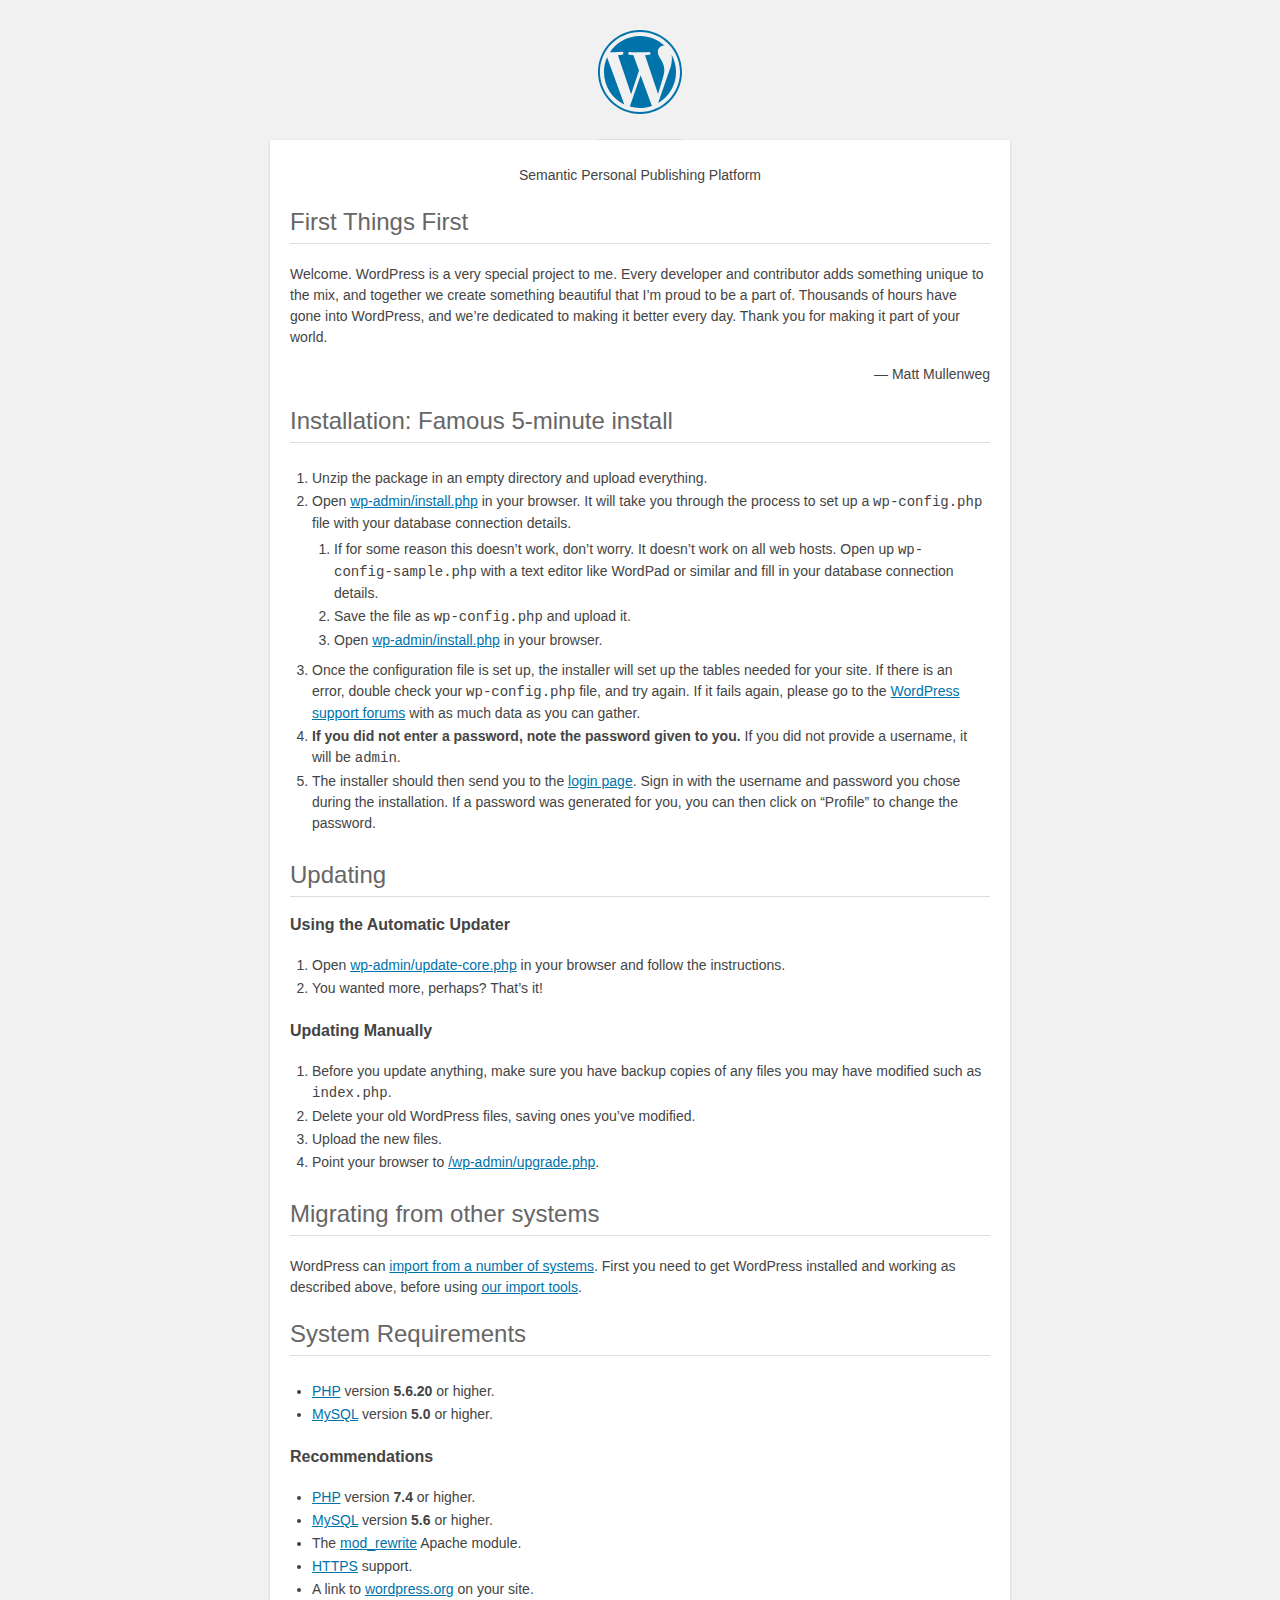
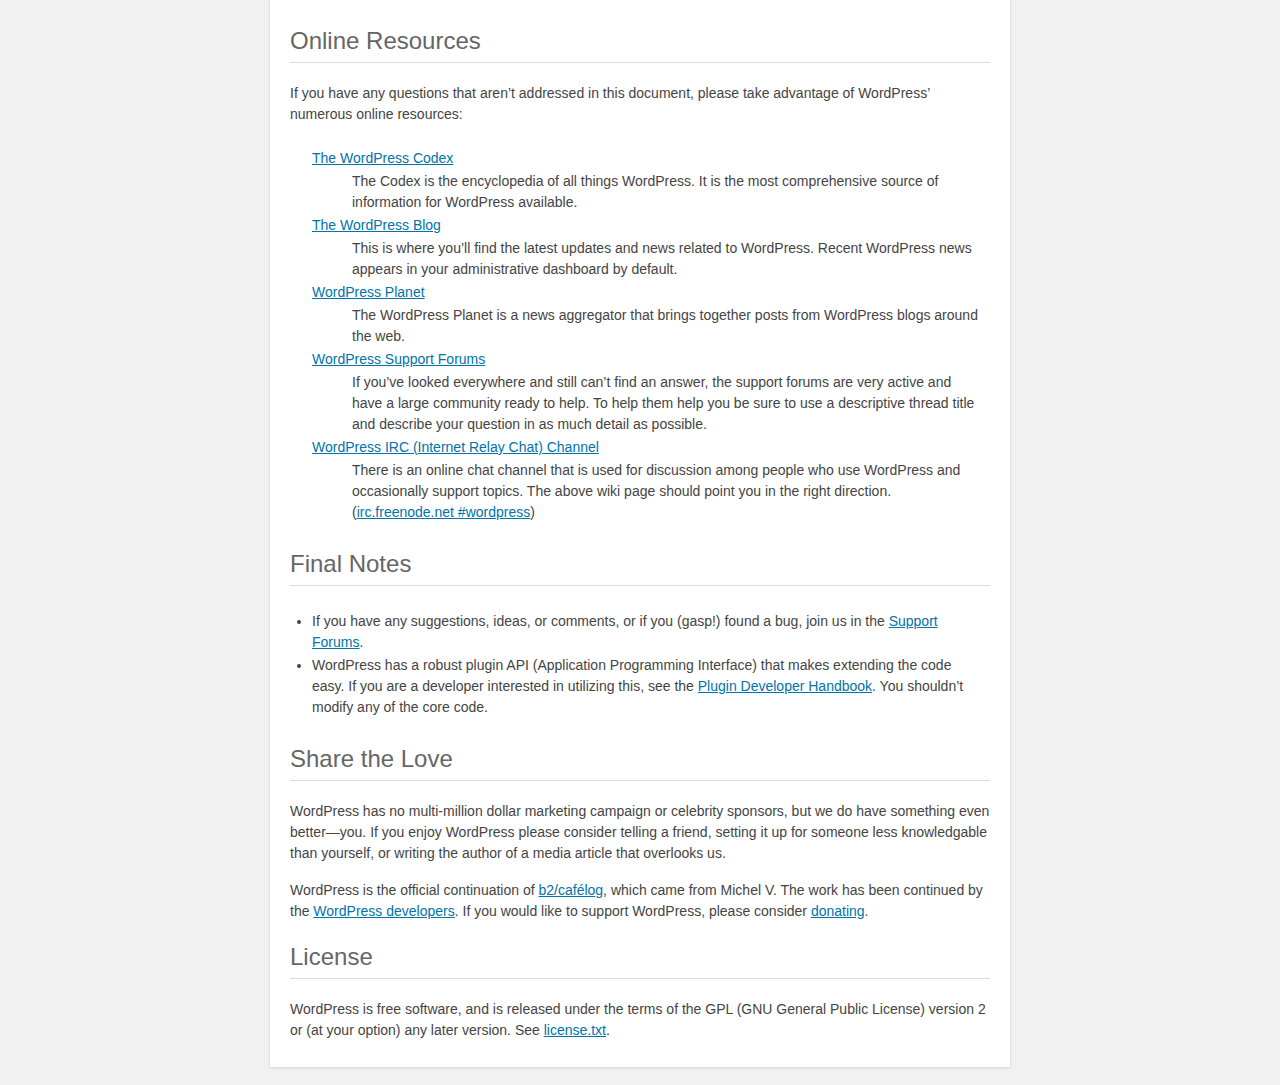
<file: readme.html>
<!DOCTYPE html>
<html lang="en">
<head>
	<meta name="viewport" content="width=device-width" />
	<meta http-equiv="Content-Type" content="text/html; charset=utf-8" />
	<title>WordPress &#8250; ReadMe</title>
	<link rel="stylesheet" href="wp-admin/css/install.css?ver=20100228" type="text/css" />
</head>
<body>
<h1 id="logo">
	<a href="https://wordpress.org/"><img alt="WordPress" src="wp-admin/images/wordpress-logo.png" /></a>
</h1>
<p style="text-align: center">Semantic Personal Publishing Platform</p>

<h2>First Things First</h2>
<p>Welcome. WordPress is a very special project to me. Every developer and contributor adds something unique to the mix, and together we create something beautiful that I&#8217;m proud to be a part of. Thousands of hours have gone into WordPress, and we&#8217;re dedicated to making it better every day. Thank you for making it part of your world.</p>
<p style="text-align: right">&#8212; Matt Mullenweg</p>

<h2>Installation: Famous 5-minute install</h2>
<ol>
	<li>Unzip the package in an empty directory and upload everything.</li>
	<li>Open <span class="file"><a href="wp-admin/install.php">wp-admin/install.php</a></span> in your browser. It will take you through the process to set up a <code>wp-config.php</code> file with your database connection details.
		<ol>
			<li>If for some reason this doesn&#8217;t work, don&#8217;t worry. It doesn&#8217;t work on all web hosts. Open up <code>wp-config-sample.php</code> with a text editor like WordPad or similar and fill in your database connection details.</li>
			<li>Save the file as <code>wp-config.php</code> and upload it.</li>
			<li>Open <span class="file"><a href="wp-admin/install.php">wp-admin/install.php</a></span> in your browser.</li>
		</ol>
	</li>
	<li>Once the configuration file is set up, the installer will set up the tables needed for your site. If there is an error, double check your <code>wp-config.php</code> file, and try again. If it fails again, please go to the <a href="https://wordpress.org/support/forums/">WordPress support forums</a> with as much data as you can gather.</li>
	<li><strong>If you did not enter a password, note the password given to you.</strong> If you did not provide a username, it will be <code>admin</code>.</li>
	<li>The installer should then send you to the <a href="wp-login.php">login page</a>. Sign in with the username and password you chose during the installation. If a password was generated for you, you can then click on &#8220;Profile&#8221; to change the password.</li>
</ol>

<h2>Updating</h2>
<h3>Using the Automatic Updater</h3>
<ol>
	<li>Open <span class="file"><a href="wp-admin/update-core.php">wp-admin/update-core.php</a></span> in your browser and follow the instructions.</li>
	<li>You wanted more, perhaps? That&#8217;s it!</li>
</ol>

<h3>Updating Manually</h3>
<ol>
	<li>Before you update anything, make sure you have backup copies of any files you may have modified such as <code>index.php</code>.</li>
	<li>Delete your old WordPress files, saving ones you&#8217;ve modified.</li>
	<li>Upload the new files.</li>
	<li>Point your browser to <span class="file"><a href="wp-admin/upgrade.php">/wp-admin/upgrade.php</a>.</span></li>
</ol>

<h2>Migrating from other systems</h2>
<p>WordPress can <a href="https://wordpress.org/support/article/importing-content/">import from a number of systems</a>. First you need to get WordPress installed and working as described above, before using <a href="wp-admin/import.php">our import tools</a>.</p>

<h2>System Requirements</h2>
<ul>
	<li><a href="https://secure.php.net/">PHP</a> version <strong>5.6.20</strong> or higher.</li>
	<li><a href="https://www.mysql.com/">MySQL</a> version <strong>5.0</strong> or higher.</li>
</ul>

<h3>Recommendations</h3>
<ul>
	<li><a href="https://secure.php.net/">PHP</a> version <strong>7.4</strong> or higher.</li>
	<li><a href="https://www.mysql.com/">MySQL</a> version <strong>5.6</strong> or higher.</li>
	<li>The <a href="https://httpd.apache.org/docs/2.2/mod/mod_rewrite.html">mod_rewrite</a> Apache module.</li>
	<li><a href="https://wordpress.org/news/2016/12/moving-toward-ssl/">HTTPS</a> support.</li>
	<li>A link to <a href="https://wordpress.org/">wordpress.org</a> on your site.</li>
</ul>

<h2>Online Resources</h2>
<p>If you have any questions that aren&#8217;t addressed in this document, please take advantage of WordPress&#8217; numerous online resources:</p>
<dl>
	<dt><a href="https://codex.wordpress.org/">The WordPress Codex</a></dt>
		<dd>The Codex is the encyclopedia of all things WordPress. It is the most comprehensive source of information for WordPress available.</dd>
	<dt><a href="https://wordpress.org/news/">The WordPress Blog</a></dt>
		<dd>This is where you&#8217;ll find the latest updates and news related to WordPress. Recent WordPress news appears in your administrative dashboard by default.</dd>
	<dt><a href="https://planet.wordpress.org/">WordPress Planet</a></dt>
		<dd>The WordPress Planet is a news aggregator that brings together posts from WordPress blogs around the web.</dd>
	<dt><a href="https://wordpress.org/support/forums/">WordPress Support Forums</a></dt>
		<dd>If you&#8217;ve looked everywhere and still can&#8217;t find an answer, the support forums are very active and have a large community ready to help. To help them help you be sure to use a descriptive thread title and describe your question in as much detail as possible.</dd>
	<dt><a href="https://codex.wordpress.org/IRC">WordPress <abbr>IRC</abbr> (Internet Relay Chat) Channel</a></dt>
		<dd>There is an online chat channel that is used for discussion among people who use WordPress and occasionally support topics. The above wiki page should point you in the right direction. (<a href="irc://irc.freenode.net/wordpress">irc.freenode.net #wordpress</a>)</dd>
</dl>

<h2>Final Notes</h2>
<ul>
	<li>If you have any suggestions, ideas, or comments, or if you (gasp!) found a bug, join us in the <a href="https://wordpress.org/support/forums/">Support Forums</a>.</li>
	<li>WordPress has a robust plugin <abbr>API</abbr> (Application Programming Interface) that makes extending the code easy. If you are a developer interested in utilizing this, see the <a href="https://developer.wordpress.org/plugins/">Plugin Developer Handbook</a>. You shouldn&#8217;t modify any of the core code.</li>
</ul>

<h2>Share the Love</h2>
<p>WordPress has no multi-million dollar marketing campaign or celebrity sponsors, but we do have something even better&#8212;you. If you enjoy WordPress please consider telling a friend, setting it up for someone less knowledgable than yourself, or writing the author of a media article that overlooks us.</p>

<p>WordPress is the official continuation of <a href="http://cafelog.com/">b2/caf&#233;log</a>, which came from Michel V. The work has been continued by the <a href="https://wordpress.org/about/">WordPress developers</a>. If you would like to support WordPress, please consider <a href="https://wordpress.org/donate/">donating</a>.</p>

<h2>License</h2>
<p>WordPress is free software, and is released under the terms of the <abbr>GPL</abbr> (GNU General Public License) version 2 or (at your option) any later version. See <a href="license.txt">license.txt</a>.</p>

</body>
</html>
</file>
<file: wp-content/themes/lemmony/assets/css/styles.css>
/*
 * Basic CSS
 */
body {
	--lemmony-speed-xslow: 3s;
	--lemmony-speed-slow: 2s;
	--lemmony-speed-normal: 1.2s;
	--lemmony-speed-fast: 0.8s;
	--lemmony-speed-xfast: 0.4s;
	--lemmony-delay-xsmall: 0.25s;
	--lemmony-delay-small: 0.5s;
	--lemmony-delay-medium: 0.75s;
	--lemmony-delay-large: 1s;
	--lemmony-delay-xlarge: 2s;
}

a {
    text-decoration: none;
    transition: color, opacity 0.35s ease-out;
}

/* For performance plugins */
body a {
    text-decoration: none;
}

img {
    max-width: 100%;
}

button,
.wp-element-button,
input[type="submit"] {
    transition: all 0.35s ease-out;
}

body .wp-element-button {
    background-color: var(--wp--preset--color--background-alt)
}

body .wp-element-button:hover,
body .wp-block-button__link:hover {
    background-color: var(--wp--preset--color--primary);
}

body .wp-block-button.is-style-outline > .wp-block-button__link,
body .wp-block-button .wp-block-button__link.is-style-outline {
    padding-top: calc(1.334em - 2px);
    padding-bottom: calc(1.334em - 2px);
    padding-left: calc(2.667em - 2px);
    padding-right: calc(2.667em - 2px);
}

.wp-block-buttons .wp-block-button__link {
    display: inline-flex;
    align-items: center;
    gap: 10px;
}

input,
textarea,
select {
    border-radius: 8px;
}

h1 img {
    max-height: 0.9em!important;
    width: auto!important;
}

html {
    scroll-behavior: smooth;
}

.hidden {
    display: none;
}




/*
 * Blocks
 */
.wp-site-blocks > * {
    margin-top: 0!important;
}


/* Hovers */
div > p > a,
.wp-block-post-terms a,
.wp-block-post-navigation-link a,
.wp-block-post-title:not(h1),
.wp-block-post-title:not(h1) a {
    transition: 0.4s all ease-out;
}

div > p > a:hover,
.wp-block-post-terms a:hover,
.wp-block-post-navigation-link a:hover,
.wp-block-post-title:not(h1):hover,
.wp-block-post-title:not(h1):hover a {
    opacity: 0.75;
}

.lemmony-button-hover-opacity .wp-block-button__link:hover {
    opacity: 0.75;
}

.lemmony-button-hover-background-alt .wp-block-button__link:hover {
    background-color: var(--wp--preset--color--background-alt)!important;
    color: #ffffff!important;
}

.lemmony-button-hover-primary .wp-block-button__link:hover {
    background-color: var(--wp--preset--color--primary)!important;
    color: #ffffff!important;
}

.lemmony-button-hover-primary-text .wp-block-button__link:hover {
    color: var(--wp--preset--color--primary)!important;
}


/* Blockquote */
figure.wp-block-pullquote {
    margin-top: 48px;
    margin-bottom: 48px;
    padding-top: 45px;
    padding-bottom: 45px;
    border-top-width: 1px;
    border-bottom-width: 1px;
    position: relative;
    border-color: var(--wp--preset--color--border);
}

figure.wp-block-pullquote,
blockquote.wp-block-quote {
    font-size: var(--wp--preset--font-size--medium-plus);
    font-weight: bold;
    line-height: 1.3;
    position: relative;
}

figure.wp-block-pullquote p,
blockquote.wp-block-quote p {
    margin-bottom: 5px;
}

blockquote.wp-block-quote p {
    margin-top: 0;
}

figure.wp-block-pullquote cite,
blockquote.wp-block-quote cite {
    font-size: var(--wp--preset--font-size--small);
    text-transform: none;
    font-weight: 600;
}

blockquote.wp-block-quote {
    margin-top: 48px;
    margin-bottom: 48px;
    padding-top: 0.5em;
    padding-bottom: 0.5em;
    padding-left: 1.5em;
    border-left-width: 1px;
    border-color: var(--wp--preset--color--border);
}

figure.wp-block-pullquote:after {
    top: 0; left: 50%;
    margin-left: -35px;
    margin-top: -16px;
    padding: 0 20px;

}

blockquote.wp-block-quote:after {
    top: 50%; left: 0;
    margin-left: -16px;
    margin-top: -35px;
    padding: 20px 0;
}

figure.wp-block-pullquote:after,
blockquote.wp-block-quote:after {
    content: "";
    display: inline-block;
    position: absolute;
    width: 30px;
    height: 30px;
    background-color: #ffffff;
    background-image: url("[data-uri]");
    background-repeat: no-repeat;
    background-position: 50% 50%;
}


/* Term Description */
.wp-block-comment-content p:first-child,
.wp-block-term-description p:first-child {
    margin-top: 0;
}

.wp-block-comment-content p:last-child,
.wp-block-term-description p:last-child {
    margin-bottom: 0;
}


/* Post Author */
.wp-block-post-author img {
    border-radius: 100px;
}


/* Cover Image */
.wp-block-cover-image.is-light .wp-block-cover__inner-container,
.wp-block-cover.is-light .wp-block-cover__inner-container {
    color: var(--wp--preset--color--body);
}


/* Image */
.wp-block-image {
    line-height: 1;
}

.wp-block-image figcaption {
    margin-top: 1.5em;
    text-align: left;
}

.wp-block-image figcaption {
    color: var(--wp--preset--color--meta);
}


/* Post Excerpt */
.wp-block-post-excerpt__excerpt {
    margin: 0;
}


/* Post Content */
.wp-block-post-content pre {
    overflow: auto;
}

.wp-block-post-content > figure a,
.wp-block-post-content > p a,
.wp-block-post-content > ul a,
.wp-block-post-content > ol a {
    color: var(--wp--preset--color--secondary);
    text-decoration: underline;
}

.wp-block-post-content > figure a:hover,
.wp-block-post-content > p a:hover,
.wp-block-post-content > ul a:hover,
.wp-block-post-content > ol a:hover {
    opacity: 1;
    text-decoration: none;
}

body .wp-block-post-content.is-layout-flow > * + * {
    margin-block-start: var(--wp--preset--spacing--50);
}

body .wp-block-post-content.is-layout-flow > h1 + *,
body .wp-block-post-content.is-layout-flow > h2 + *,
body .wp-block-post-content.is-layout-flow > h3 + *,
body .wp-block-post-content.is-layout-flow > h4 + *,
body .wp-block-post-content.is-layout-flow > h5 + *,
body .wp-block-post-content.is-layout-flow > h6 + * {
    margin-block-start: var(--wp--preset--spacing--30);
}

.wp-block-post-content form.post-password-form {
    background-color: var(--wp--preset--color--midground) !important;
    padding: 48px 64px;
    border-radius: 24px;
}

.wp-block-post-content form.post-password-form input[type="password"] {
    height: 60px;
    border: 1px solid var(--wp--preset--color--border-alt);
    border-radius: 8px;
    outline: none;
    padding: 0px 20px;
    font-size: 18px;
    margin-right: 24px;
    margin-left: 16px;
}

.wp-block-post-content form.post-password-form label {
    font-weight: 600;
}

.wp-block-post-content form.post-password-form input[type="submit"] {
    padding: 20px 40px;
    border-radius: 50px;
    color: #ffffff;
    background-color: var(--wp--preset--color--background-alt);
    border-width: 0px;
    font-weight: 700;
    font-size: 18px;
}

.wp-block-post-content form.post-password-form input[type="submit"]:hover {
    background-color: var(--wp--preset--color--primary);
    color: #ffffff;
}

.wp-block-post-content form.post-password-form > p:first-child {
    margin-bottom: 40px;
}

input[type="submit"] {
    font-family: inherit;
    line-height: 1;
    cursor: pointer;
}

@media (max-width: 782px) {
    .wp-block-post-content form.post-password-form {
        padding: 24px 32px;
    }

    .wp-block-post-content form.post-password-form input[type="password"] {
        margin: 16px 0;
    }

    .wp-block-post-content form.post-password-form input[type="submit"] {
        font-size: 15px;
    }
}


/* Post Terms */
.wp-block-post-terms.taxonomy-post_tag * {
    opacity: 0.7;
}

.wp-block-post-terms.taxonomy-post_tag a:hover {
    opacity: 1;
    text-decoration: underline;
}


/* Post Comments */
.wp-block-post-comments-form label {
    display: block;
    font-size: var(--wp--preset--font-size--tiny-plus);
    font-weight: 600;
    padding-bottom: 0.5rem;
}

.comment-form-cookies-consent label {
    font-weight: 400;
}

.comment-reply-title {
    font-size: var(--wp--preset--font-size--medium-plus);
}

.wp-block-post-comments-form input[type="checkbox"] {
    width: 20px;
    margin-top: -0.25em!important;
    margin-right: 0.35em;
}

.wp-block-post-comments-form .form-submit {
    margin-top: 1.5em;
}

.wp-comment-cookies-consent {
    font-weight: normal;
}

.wp-block-comment-template ol {
    padding-left: 4rem;
}


/* Post Author */
.wp-block-post-author__avatar img {
    width: 64px;
    height: auto;
}

.lemmony-avatar-only.wp-block-post-author .wp-block-post-author__avatar {
    margin-right: 0;
}


/* Post Catergories List */
.wp-block-categories-list {
    list-style: none;
    padding-left: 0px;
}

.wp-block-categories-list li:not(:first-child) {
    margin-top: 16px;
}


/* Tag Cloud */
.wp-block-tag-cloud {
    font-weight: 600;
}


/* Query - Pagination */
.wp-block-query-pagination {
    font-size: 16px;
}

.wp-block-query-pagination-numbers .page-numbers {
    display: inline-flex;
    width: 3em;
    height: 3em;
    align-items: center;
    justify-content: center;
    border-radius: 100px;
    font-weight: 600;
}

.wp-block-query-pagination-numbers .page-numbers.current {
    font-weight: bold;
    background-color: black;
    color: white;
}


/* Search */
.wp-block-search .wp-block-search__button svg {
    min-width: 18px;
    min-height: 18px;
    width: 18px;
    display: inline-block;
}




/* 
 * Styles
*/
/* Columns - Hover Opacity */
.wp-block-columns.is-style-hover-opacity {
    transition: 0.3s opacity ease-out;
}

.wp-block-columns.is-style-hover-opacity:hover {
    opacity: 0.7;
}


/* Search - Border With Radius */
.wp-block-search.is-style-border-with-radius .wp-block-search__inside-wrapper {
    border-radius: 100px;
    overflow: hidden;
    background-color: #ffffff;
    padding: 0;
}

.wp-block-search.is-style-border-with-radius input {
    font-size: 18px;
    padding-left: 2rem;
}

.wp-block-search.is-style-border-with-radius button {
    background-color: transparent;
    color: black;
    padding-left: 1rem;
    margin-left: 0;
    padding-right: 2rem;
    padding-top: 1rem;
    padding-bottom: 1rem;
}


/* Post Terms - Dots */
.wp-block-post-terms.taxonomy-post_tag.is-style-dots .wp-block-post-terms__separator {
    font-size: 0;
}

.wp-block-post-terms.taxonomy-post_tag.is-style-dots .wp-block-post-terms__separator:after {
    content: "•";
    font-size: 10px;
    padding: 0 0.75em;
    top: -0.25em;
    position: relative;
}


/* Post Terms - Boxes */
.wp-block-post-terms.is-style-boxes {
    display: flex;
    flex-direction: row;
    flex-wrap: wrap;
    gap: 16px;
    font-weight: 600;
}

.wp-block-post-terms.is-style-boxes a {
    background-color: var(--wp--preset--color--midground);
    padding: 10px 16px;
    display: inline-flex;
    border-radius: 100px;
    line-height: 1;
}

.wp-block-post-terms.is-style-boxes span {
    display: none;
}


/* Post Author - Large */
.wp-block-post-author.is-style-large .wp-block-post-author__avatar {
    margin-right: var(--wp--preset--spacing--50);
}

.wp-block-post-author.is-style-large img {
    width: 96px;
    height: 96px;
}

.wp-block-post-author.is-style-large .wp-block-post-author__name {
    font-size: var(--wp--preset--font-size--medium);
    font-weight: bold;
}

.wp-block-post-author.is-style-large .wp-block-post-author__bio {
    font-size: var(--wp--preset--font-size--small);
    margin-top: 10px;
}

@media (max-width: 782px) {
    .wp-block-post-author.is-style-large {
        display: block;
    }

    .wp-block-post-author.is-style-large .wp-block-post-author__avatar {
        margin-bottom: 1em;
        margin-right: 0;
    }
}


/* Post Navigation - Button */
.is-style-button.wp-block-query-pagination-next,
.is-style-button.wp-block-query-pagination-previous,
.wp-block-post-navigation-link.is-style-button a {
    display: inline-flex;
    align-items: center;
    padding: 16px 32px;
    border: 1px solid;
    border-radius: 100px;
    font-weight: 600;
    line-height: 1;
}

.wp-block-query-pagination-previous:before,
.post-navigation-link-previous.is-style-button a:before  {
    content:"";
    width: 20px;
    height: 20px;
    margin-right: 12px;
    background-image: url("data:image/svg+xml,%3Csvg xmlns='http://www.w3.org/2000/svg' viewBox='0 0 32 32'%3E%3Cpolygon points='10.583,25.143 1.439,16 10.583,6.857 12.704,8.978 7.182,14.5 30.561,14.5 30.561,17.5 7.182,17.5 12.704,23.022 '/%3E%3C/svg%3E");
}

.wp-block-query-pagination-next:after,
.post-navigation-link-next.is-style-button a:after  {
    content:"";
    width: 20px;
    height: 20px;
    margin-left: 12px;
}

.wp-block-query-pagination-next:after,
.post-navigation-link-next.is-style-button a:after {
    background-image: url("data:image/svg+xml,%3Csvg xmlns='http://www.w3.org/2000/svg' viewBox='0 0 32 32'%3E%3Cpolygon points='21.418,25.143 19.297,23.022 24.818,17.5 1.439,17.5 1.439,14.5 24.818,14.5 19.297,8.978 21.418,6.857 30.561,16 '/%3E%3C/svg%3E");
}


/* Social Links - Pill Shape */
.wp-block-social-links.is-style-pill-shape {
    gap: var(--wp--preset--spacing--10);
}

.wp-block-social-links.is-style-pill-shape .wp-social-link a {
    padding-top: 0.75rem;
    padding-right: 2rem;
    padding-bottom: 0.75rem;
    padding-left: 2rem;
    line-height: 1;
    font-size: 1.75rem;
}


/* Social Links - Logos only (small) */
.wp-block-social-links.is-style-logos-only-small .wp-social-link {
    background-color: transparent;
}

.wp-block-social-links.is-style-logos-only-small .wp-social-link a {
    padding: 0;
}

.wp-block-social-links.is-style-logos-only-small .wp-social-link svg {
    width: 20px;
    height: 20px;
}


/* Social Links - Border */
.wp-block-social-links.is-style-logos-border .wp-social-link {
    border: 1px solid var(--wp--preset--color--border);
    background-color: transparent;
    color: inherit;
}

.wp-block-social-links.is-style-logos-border .wp-social-link svg {
    width: 24px;
    height: 24px;
}

.wp-block-social-links.is-style-logos-border .wp-block-social-link-anchor {
    display: inline-flex;
    justify-content: center;
    align-items: center;
    width: 64px;
    height: 64px;
    padding: 0;
}


/* Avatar - Show only avarar */
body:not(.block-editor-iframe__body) .lemmony-avatar-only .wp-block-post-author__content {
    display: none;
}


/* All - Hover Background */
.is-style-hover-bg {
    transition: background-color 0.35s ease-out;
}

.is-style-hover-bg:hover {
    background-color: var(--wp--preset--color--midground) ;
}


/* Image - Hover Zoom */
.wp-block-image.is-style-hover-zoom {
    transition: transform 0.35s ease-out;
}

.wp-block-image.is-style-hover-zoom:hover  {
    transform: scale(1.15); 
}


/* Comments Template - Level 2 bg */
ol.wp-block-comment-template.is-style-replies-bg ol .wp-block-columns {
    padding: 32px;
    background-color: var(--wp--preset--color--midground) !important;
    border-radius: 24px;
}


/* Comments title - With Icon */
.wp-block-comments-title.is-style-with-icon {
    position: relative;
    padding-left: 117px!important;
}

.wp-block-comments-title.is-style-with-icon:before {
    content: "";
    position: absolute;
    left: 0;
    width: 85px;
    height: 85px;
    background-image: url("data:image/svg+xml,%3C%3Fxml version='1.0' encoding='UTF-8'%3F%3E%3Csvg xmlns='http://www.w3.org/2000/svg' width='85' height='85' viewBox='0 0 85 85' fill='none'%3E%3Cpath d='M28.875 54.8604C28.7917 54.8604 28.7083 54.8499 28.625 54.8291C28.5625 54.8083 28.4896 54.777 28.4062 54.7354C28.2396 54.652 28.1042 54.5374 28 54.3916C27.9167 54.2249 27.875 54.0479 27.875 53.8604V36.7979C27.875 35.8395 28.0625 34.9333 28.4375 34.0791C28.7917 33.2249 29.2812 32.4854 29.9062 31.8604C30.5521 31.2145 31.3021 30.7145 32.1562 30.3604C33.0104 29.9854 33.9167 29.7979 34.875 29.7979H49.875C50.8333 29.7979 51.7396 29.9854 52.5938 30.3604C53.4479 30.7145 54.1875 31.2145 54.8125 31.8604C55.4583 32.4854 55.9583 33.2249 56.3125 34.0791C56.6875 34.9333 56.875 35.8395 56.875 36.7979V42.2979C56.875 43.277 56.6875 44.1833 56.3125 45.0166C55.9583 45.8708 55.4583 46.6208 54.8125 47.2666C54.1875 47.8916 53.4479 48.3916 52.5938 48.7666C51.7396 49.1208 50.8333 49.2979 49.875 49.2979H37.1875L29.4375 54.6729C29.3542 54.7354 29.2604 54.7874 29.1562 54.8291C29.0729 54.8499 28.9792 54.8604 28.875 54.8604ZM34.875 31.7979C33.5 31.7979 32.3229 32.2874 31.3438 33.2666C30.3646 34.2458 29.875 35.4229 29.875 36.7979V51.9541L36.3125 47.4854C36.3958 47.4229 36.4792 47.3812 36.5625 47.3604C36.6667 47.3187 36.7708 47.2979 36.875 47.2979H49.875C51.25 47.2979 52.4271 46.8083 53.4062 45.8291C54.3854 44.8499 54.875 43.6729 54.875 42.2979V36.7979C54.875 35.4229 54.3854 34.2458 53.4062 33.2666C52.4271 32.2874 51.25 31.7979 49.875 31.7979H34.875Z' fill='%23191919'%3E%3C/path%3E%3Crect x='0.875' y='0.829102' width='83' height='83' rx='41.5' stroke='%237C7C7C'%3E%3C/rect%3E%3C/svg%3E");
}




/* 
 * Navigation
*/
.wp-block-navigation-item__content {
    flex-direction: column;
}

.wp-block-navigation__submenu-container {
    z-index: 50!important;
}

.wp-block-navigation:not(.has-background) .wp-block-navigation__submenu-container {
    color: inherit;
    border-width: 0;
}

.wp-block-navigation li.has-child:not(.open-on-click) > .wp-block-navigation__submenu-container,
.wp-block-navigation li.has-child:not(.open-on-click):hover > .wp-block-navigation__submenu-container {
    min-width: 250px;
}

.wp-block-navigation__submenu-container .wp-block-navigation-item__content {
    font-size: 16px;
}

.wp-block-navigation__submenu-container .wp-block-navigation-item__content > span {
    position: relative;
    transition: 0.3s left ease-in-out;
    left: 0;
    font-size: 16px;
}

.wp-block-navigation img {
    vertical-align: middle;
    padding: 0 4px;
}

.wp-block-navigation__submenu-container .wp-block-navigation-item__content:hover > span {
    left: 5px;
}

.wp-block-navigation ul li.current-menu-item > a .wp-block-navigation-item__label,
li.wp-block-navigation-submenu > .wp-block-navigation-item__content:hover,
.wp-block-navigation__container > li > .wp-block-navigation-item__content:hover,
.wp-block-navigation__submenu-container .wp-block-navigation-item__content:hover > .wp-block-navigation-item__label {
    text-decoration: underline;
}

body .wp-block-navigation .wp-block-navigation-item__description {
    display: block;
	font-size: 14.5px;
    opacity: 0.7;
    font-weight: 400;
    text-decoration: none;
}

.wp-block-navigation__submenu-container a:not(.wp-element-button) {
    padding-left: 1.5em;
    padding-right: 1.5em;
}

.wp-block-navigation ul.wp-block-navigation__submenu-container {
    padding-top: 0.5em;
    padding-bottom: 0.5em;
}

.wp-block-navigation__container > .wp-block-navigation-item {
    padding-top: 0.5em;
    padding-bottom: 0.5em;
}

.wp-block-navigation__submenu-container  .wp-block-navigation__submenu-icon svg {
    display: none;
}

.wp-block-navigation__submenu-container li:not(.wp-block-navigation-submenu) a:before,
.wp-block-navigation__submenu-container .wp-block-navigation-submenu__toggle:before {
    content: "";
    display: block;
    width: 20px;
    height: 20px;
    background-image: url("[data-uri]");
}

.wp-block-navigation__submenu-container li:not(.wp-block-navigation-submenu) a:before {
    position: absolute;
    right: 0;
    margin-right: 1.3em;
    background-image: url("[data-uri]");
    width: 15px;
    height: 15px;
    margin-top: 0.4em;
    opacity: 0;
    transition: 0.4s all ease-out;
    transform: translateX(-15px);
}

.wp-block-navigation__submenu-container li:not(.wp-block-navigation-submenu) a:hover:before {
    opacity: 1;
    transform: translateX(0px);
}

@media (min-width: 782px) {
    .wp-block-navigation__responsive-container:not(.has-modal-open) .wp-block-navigation__submenu-container {
        border-radius: 5px;
        box-shadow: 0px 20px 40px 0px rgba(0,0,0,.1);
    }

    .wp-block-navigation .has-child .wp-block-navigation__submenu-container .wp-block-navigation__submenu-icon {
        margin-right: 1.6em;
    }
}

@media (max-width: 781px) {
    .wp-block-navigation.is-content-justification-center {
        text-align: center;
    }
}




/* 
** Navigation - Fullscreen Window
*/
.wp-block-navigation__responsive-container.has-modal-open {
    padding-bottom: 40px
}

.wp-block-navigation__responsive-container.has-modal-open .wp-block-navigation__responsive-dialog {
    margin-top: 26px;
}

.admin-bar .wp-block-navigation__responsive-container.has-modal-open .wp-block-navigation__responsive-dialog {
    margin-top: 72px;
}

.wp-block-navigation__responsive-container.has-modal-open .wp-block-navigation__responsive-container-content {
    max-width: 500px;
    margin: 0 auto;
}

.wp-block-navigation__responsive-container.has-modal-open ul.wp-block-navigation__container {
    width: 100%;
    gap: 32px!important;
}

.wp-block-navigation__responsive-container.has-modal-open ul.wp-block-navigation__submenu-container {
    gap: 12px!important;
}

.wp-block-navigation__responsive-container.has-modal-open ul.wp-block-navigation__submenu-container:not(.is-menu-open) {
    display: none!important;
}


/* Navigation links */
.wp-block-navigation__responsive-container.has-modal-open li.wp-block-navigation-item {
    padding: 0;
}

.wp-block-navigation__responsive-container.has-modal-open ul.wp-block-navigation__container > li > a {
    font-size: 24px;
}

.wp-block-navigation__responsive-container.has-modal-open .wp-block-navigation-item__description {
    font-size: 14px;
}

.wp-block-navigation__responsive-container.has-modal-open a.is-menu-open {
    text-decoration: underline;
}


/* Navigation dropdown button */
.wp-block-navigation__responsive-container.has-modal-open .wp-block-navigation-submenu__toggle {
    display: block!important;
    position: absolute;
    right: -8px;
    top: -2px;
    height: 40px;
    width: 12px;
    width: 40px;
    text-align: center;
    -webkit-tap-highlight-color: rgba(0,0,0,0);
    margin-right: 0!important;
}

.wp-block-navigation__responsive-container.has-modal-open .wp-block-navigation-submenu__toggle:hover {
    opacity: 0.6;
}

.wp-block-navigation__responsive-container.has-modal-open .wp-block-navigation__submenu-container .wp-block-navigation-submenu__toggle {
    height: 30px;
    top: -1px;
}

.wp-block-navigation__responsive-container.has-modal-open ul.wp-block-navigation__container > li >.wp-block-navigation-submenu__toggle svg {
    pointer-events: none;
    width: 12px;
}

.wp-block-navigation__responsive-container.has-modal-open .wp-block-navigation__submenu-container .wp-block-navigation-submenu__toggle:before {
    width: 20px;
    height: 20px;
    display: inline-block;
}

.wp-block-navigation__responsive-container.has-modal-open .wp-block-navigation__submenu-container li:not(.wp-block-navigation-submenu) a:before {
    margin-right: 0.35em;
}


/* Navigation alignments */
.wp-block-navigation.is-content-justification-center .wp-block-navigation__responsive-container.has-modal-open {
    text-align: center;
}

.wp-block-navigation.is-content-justification-center .wp-block-navigation__responsive-container.has-modal-open li.wp-block-navigation-item,
.wp-block-navigation.is-content-justification-center .wp-block-navigation__responsive-container.has-modal-open li.wp-block-navigation-item ul,
.wp-block-navigation.is-content-justification-left .wp-block-navigation__responsive-container.has-modal-open li.wp-block-navigation-item {
    width: 100%!important;
}

.wp-block-navigation.is-content-justification-left .wp-block-navigation__responsive-container.has-modal-open ul.wp-block-navigation__submenu-container ul {
    margin-left: 16px;
    width: calc(100% - 16px)!important;
}

.wp-block-navigation.is-content-justification-left .wp-block-navigation__responsive-container.has-modal-open ul.wp-block-navigation__submenu-container {
    width: 100%!important;
    padding-left: 0px!important;
    padding-right: 0px!important;
}

.wp-block-navigation.is-content-justification-right .wp-block-navigation__responsive-container.has-modal-open {
    text-align: right;
}

.wp-block-navigation.is-content-justification-right .wp-block-navigation__responsive-container.has-modal-open ul.wp-block-navigation__submenu-container {
    padding-right: 0!important;
}

.wp-block-navigation.is-content-justification-right .wp-block-navigation__responsive-container.has-modal-open li.wp-block-navigation-item.has-child > a {
    padding-right: 30px;
}




/* 
 * Lemmony Companion
*/
/* Icon block */
.wp-block-lemmony-companion-icon {
    line-height: 0;
    font-size: 3.125rem;
}

.wp-block-lemmony-companion-icon.aligncenter {
    display: table;
    margin-left: auto;
    margin-right: auto;
}

.wp-block-lemmony-companion-icon svg {
	width: 1em;
    height: 1em;
	fill: currentColor;
}
.wp-block-lemmony-companion-icon.aligncenter {
    text-align: center;
}


/* Typing block */
.wp-block-lemmony-companion-typing-text {
    font-weight: 700;
    font-size: var(--wp--preset--font-size--medium-plus);
}

.wp-block-lemmony-companion-typing-text .lemmony-typing-prefix:after,
.wp-block-lemmony-companion-typing-text .lemmony-typing-suffix:before {
    content: " ";
}


/* Counter block */
.wp-block-lemmony-companion-counter {
    font-size: var(--wp--preset--font-size--large-plus);
    font-weight: bold;
}


/* Accordion */
.wp-block-lemmony-companion-accordion {
	display: flex;
	gap: 20px;
	padding-bottom: 32px;
	border-bottom: 1px solid var(--wp--preset--color--border-alt);
	font-size: 24px;
}

.wp-block-lemmony-companion-accordion .lemmony-accordion-container {
    flex: 1;
}

.wp-block-lemmony-companion-accordion .lemmony-accordion-title {
	margin: 0;
	font-size: inherit;
    cursor: pointer;
    user-select: none;
}

.wp-block-lemmony-companion-accordion .lemmony-accordion-content {
    display: block;
    position: relative;
    overflow: hidden;
    padding-top: 0;
    transition: 0s all ease-in-out;
    max-height: 0;
    opacity: 0;
}

body.block-editor-iframe__body .wp-block-lemmony-companion-accordion .lemmony-accordion-content,
.wp-block-lemmony-companion-accordion.is-open .lemmony-accordion-content {
    max-height: none;
    opacity: 1;
    padding-top: 16px;
    transition: .5s all ease-in-out;
}

.wp-block-lemmony-companion-accordion p {
	margin: 0;
	font-size: 20px;
}

.lemmony-accordion-icon {
	font-size: 40px;
	cursor: pointer;
    line-height: 0.5;
    user-select: none;
}

.lemmony-accordion-icon:after {
    content: "+"
}

.wp-block-lemmony-companion-accordion.is-open .lemmony-accordion-icon:after {
    content: "-"
}

body .wp-block-lemmony-companion-accordion {
    margin-block-start: 32px;
}


/* Hero Auto Slider */
.splide__slide img {
    width: 100%;
    height: 100%;
    object-fit: cover;
    overflow: hidden;
    border-radius: 24px;
}

.splide__progress {
    position: absolute;
    right: 24px;
    bottom: 24px;
    border-radius: 100px;
    overflow: hidden;
    width: 75px;
    padding: 7px;
    background-color: var(--wp--preset--color--background);
    box-shadow: 0px 20px 20px rgba(0, 0, 0, 0.1);
}

.splide__progress__bar {
    height: 5px;
    border-radius: 100px;
    background-color: var(--wp--preset--color--primary);
}

.splide[data-total="0"] .splide__progress,
.splide[data-total="1"] .splide__progress {
    display: none;
}




/* 
 * Lemmony - Custom classes
*/
/* Border radius */
.lemmony-rounded-24px {
    border-radius: 24px;
    overflow: hidden;
}

.lemmony-box-shadow:not(.wp-block-button),
.lemmony-box-shadow.wp-block-button .wp-element-button {
    box-shadow: 0px 20px 20px rgba(0, 0, 0, 0.08);
}

/* Aspect Ratio */
.lemmony-aspect-square,
.lemmony-aspect-1_1,
.lemmony-aspect-2_1,
.lemmony-aspect-3_2,
.lemmony-aspect-16_9,
.lemmony-aspect-radio-square,
.lemmony-aspect-radio-landscape-small,
.lemmony-aspect-radio-landscape {
    max-width: 100%!important;
}

.lemmony-aspect-1_1,
.lemmony-aspect-square,
.lemmony-aspect-radio-square {
    aspect-ratio: 1 / 1;
}

.lemmony-aspect-2_1,
.lemmony-aspect-radio-landscape {
    aspect-ratio: 2 / 1;
}

.lemmony-aspect-3_2,
.lemmony-aspect-radio-landscape-small {
    aspect-ratio: 3 / 2;
}

.lemmony-aspect-16_9 {
    aspect-ratio: 16 /9;
}


/* Layouts and positioning */
.lemmony-absolute {
    position: absolute!important;
}

.lemmony-flex-1 {
    flex: 1;
}

.lemmonny-max-w-400px {
    max-width: 400px;
}

.lemmonny-max-w-500px {
    max-width: 500px;
}

.lemmonny-max-w-600px {
    max-width: 600px;
}

.lemmonny-max-w-700px {
    max-width: 700px;
}

.lemmony-zindex-10 {
    z-index: 10;
}

.lemmony-left-minus-50percent {
    transform: translateX(-50%);
}

.lemmony--mb-large {
    margin-bottom: -12.5vw!important;
}

@media only screen and (max-width: 800px) {
    .lemmony-min-h-0 {
        min-height: 0px!important;
    }
}

@media only screen and (max-width: 780px) {
    .lemmony-mobile-border-none {
        border-width: 0px!important;
    }

    .lemmony-mobile-reverse {
        flex-direction: column-reverse;
    }

    .lemmony-mobile-width-full {
        width: 100%;
    }

    /* Mobile Center */
    .lemmony-mobile-center,
    .lemmony-mobile-center .has-text-align-right {
        text-align: center;    
    }

    .lemmony-mobile-center *[style*="text-align:right"] {
        text-align: center!important;
    }

    .lemmony-mobile-center .wp-block-buttons,
    .lemmony-mobile-center .is-content-justification-right,
    .lemmony-mobile-center .is-content-justification-left {
        justify-content: center!important;
    }

    .lemmony-mobile-left .wp-block-buttons,
    .lemmony-mobile-left .is-content-justification-right,
    .lemmony-mobile-left .is-content-justification-left {
        justify-content: flex-start!important;
    }

    /* Mobile hidden section */
    body .lemmony-mobile-hidden {
        display: none!important;
    }

    /* Mobile justify center */
    div.wp-block-group .lemmony-mobile-justify-center > * {
        margin-left: auto!important;
        margin-right: auto!important;
    }
}
@media only screen and (min-width: 781px) {
    /* Sticky */
    .lemmony-sticky,
    .lemmony-sticky {
        position: sticky;
        top: 0;
    }


    /* Hidden Desktop */
    .lemmony-desktop-hidden,
    .lemmony-hidden-desktop {
        display: none!important;
    }
    body.block-editor-iframe__body .lemmony-desktop-hidden,
    body.block-editor-iframe__body .lemmony-hidden-desktop {
        opacity: 0.3; 
        display: block!important;
    }
    .wp-block-navigation__responsive-container.has-modal-open .lemmony-desktop-hidden,
    .wp-block-navigation__responsive-container.has-modal-open .lemmony-hidden-desktop {
        display: flex!important;
    }
}


/* Group items squeeze */
.lemmony-group-squeeze.wp-block-group > .wp-block-group {
    margin-left: -20px;
}


/* Animation - Spin */
.lemmony-spin img {
    animation-name: lemmonySpin;
    animation-duration: 10000ms;
    animation-iteration-count: infinite;
    animation-timing-function: linear;
}

/* Animation - Typewritter */
.lemmony-typewritter {
    position: relative;
}

.lemmony-typewritter:after {
    content: "";
    border-right: .15em solid;
    padding-left: 0.15em;
    white-space: nowrap; 
    margin: 0 auto; 
    padding-right: 0px;
    animation: blink .5s step-end infinite alternate;
}

@keyframes blink {
    50% { border-color: transparent}
}


/* Animation - Parallax */
.lemmony-parallax {
    overflow: hidden;
    transition: all .5s ease-out;
}

@media only screen and (max-width: 600px) {
    .lemmony-parallax {
        transform: none!important;
    }
}


/* Animation - Delay */
.lemmony-delay-1 {
    animation-delay: 0.25s!important;
}

.lemmony-delay-2 {
    animation-delay: 0.5s!important;
}

.lemmony-delay-3 {
    animation-delay: 0.9s!important;
}



/* Animation - Presets */
.lemmony-animation.animate {
    animation: var(--lemmony-animation-name) 1s ease-out both;
}

.animation-inited {
    opacity: 0;
}

/* Disable animations in WordPress.org patterns preview */
#wporg-pattern-preview .animation-inited {
    opacity: 1;
    animation: none!important;
}

.lemmonyFadeIn {
    --lemmony-animation-name: lemmonyFadeIn;
}

.lemmonyFadeInUp {
    --lemmony-animation-name: lemmonyFadeInUp;
}

.lemmonyFadeInDown {
    --lemmony-animation-name: lemmonyFadeInDown;
}

.lemmonyFadeInLeft {
    --lemmony-animation-name: lemmonyFadeInLeft;
}

.lemmonyFadeInRight {
    --lemmony-animation-name: lemmonyFadeInRight;
}


@keyframes lemmonySpin { 
    from { 
        transform: rotate(0deg); 
    } to { 
        transform: rotate(360deg); 
    }
}

@keyframes lemmonyFadeIn {
	from {
		opacity: 0;
	}
	to {
		opacity: 1;
	}
}

@keyframes lemmonyFadeInUp {
	from {
        opacity: 0;
        -webkit-transform: translate3d(0,100%,0);
        transform: translate3d(0,100%,0);
	}
	to {
        opacity: 1;
        -webkit-transform: translateZ(0);
        transform: translateZ(0);
	}
}

@keyframes lemmonyFadeInDown {
	from {
        opacity: 0;
        -webkit-transform: translate3d(0,-100%,0);
        transform: translate3d(0,-100%,0);
	}
	to {
        opacity: 1;
        -webkit-transform: translateZ(0);
        transform: translateZ(0);
	}
}

@keyframes lemmonyFadeInLeft {
	from {
        opacity: 0;
        -webkit-transform: translate3d(-100%,0,0);
        transform: translate3d(-100%,0,0);
	}
	to {
        opacity: 1;
        -webkit-transform: translateZ(0);
        transform: translateZ(0);
	}
}

@keyframes lemmonyFadeInRight {
	from {
        opacity: 0;
        -webkit-transform: translate3d(100%,0,0);
        transform: translate3d(100%,0,0);
	}
	to {
        opacity: 1;
        -webkit-transform: translateZ(0);
        transform: translateZ(0);
	}
}
</file>
<file: wp-admin/css/install.css>
html {
	background: #f1f1f1;
	margin: 0 20px;
}

body {
	background: #fff;
	color: #444;
	font-family: -apple-system, BlinkMacSystemFont, "Segoe UI", Roboto, Oxygen-Sans, Ubuntu, Cantarell, "Helvetica Neue", sans-serif;
	margin: 140px auto 25px;
	padding: 20px 20px 10px 20px;
	max-width: 700px;
	-webkit-font-smoothing: subpixel-antialiased;
	box-shadow: 0 1px 3px rgba(0, 0, 0, 0.13);
}

a {
	color: #0073aa;
}

a:hover,
a:active {
	color: #006799;
}

a:focus {
	color: #124964;
	box-shadow:
		0 0 0 1px #5b9dd9,
		0 0 2px 1px rgba(30, 140, 190, 0.8);
}

h1, h2 {
	border-bottom: 1px solid #ddd;
	clear: both;
	color: #666;
	font-size: 24px;
	padding: 0;
	padding-bottom: 7px;
	font-weight: 400;
}

h3 {
	font-size: 16px;
}

p, li, dd, dt {
	padding-bottom: 2px;
	font-size: 14px;
	line-height: 1.5;
}

code, .code {
	font-family: Consolas, Monaco, monospace;
}

ul, ol, dl {
	padding: 5px 5px 5px 22px;
}

a img {
	border: 0
}
abbr {
	border: 0;
	font-variant: normal;
}

fieldset {
	border: 0;
	padding: 0;
	margin: 0;
}

label {
	cursor: pointer;
}

#logo {
	margin: -130px auto 25px;
	padding: 0 0 25px 0;
	width: 84px;
	height: 84px;
	overflow: hidden;
	background-image: url(../images/w-logo-blue.png?ver=20131202);
	background-image: none, url(../images/wordpress-logo.svg?ver=20131107);
	background-size: 84px;
	background-position: center top;
	background-repeat: no-repeat;
	color: #444; /* same as login.css */
	font-size: 20px;
	font-weight: 400;
	line-height: 1.3em;
	text-decoration: none;
	text-align: center;
	text-indent: -9999px;
	outline: none;
}

.step {
	margin: 20px 0 15px;
}
.step, th {
	text-align: left;
	padding: 0;
}
.language-chooser.wp-core-ui .step .button.button-large {
	font-size: 14px;
}
textarea {
	border: 1px solid #ddd;
	font-family: -apple-system, BlinkMacSystemFont, "Segoe UI", Roboto, Oxygen-Sans, Ubuntu, Cantarell, "Helvetica Neue", sans-serif;
	width: 100%;
	box-sizing: border-box;
}

.form-table {
	border-collapse: collapse;
	margin-top: 1em;
	width: 100%;
}

.form-table td {
	margin-bottom: 9px;
	padding: 10px 20px 10px 0;
	font-size: 14px;
	vertical-align: top
}

.form-table th {
	font-size: 14px;
	text-align: left;
	padding: 10px 20px 10px 0;
	width: 140px;
	vertical-align: top;
}

.form-table code {
	line-height: 1.28571428;
	font-size: 14px;
}

.form-table p {
	margin: 4px 0 0 0;
	font-size: 11px;
}

.form-table input {
	line-height: 1.33333333;
	font-size: 15px;
	padding: 3px 5px;
	border: 1px solid #ddd;
	box-shadow: inset 0 1px 2px rgba(0, 0, 0, 0.07);
}

input,
submit {
	font-family: -apple-system, BlinkMacSystemFont, "Segoe UI", Roboto, Oxygen-Sans, Ubuntu, Cantarell, "Helvetica Neue", sans-serif;
}

.form-table input[type=text],
.form-table input[type=email],
.form-table input[type=url],
.form-table input[type=password],
#pass-strength-result {
	width: 218px;
}

.form-table th p {
	font-weight: 400;
}

.form-table.install-success th,
.form-table.install-success td {
	vertical-align: middle;
	padding: 16px 20px 16px 0;
}

.form-table.install-success td p {
	margin: 0;
	font-size: 14px;
}

.form-table.install-success td code {
	margin: 0;
	font-size: 18px;
}

#error-page {
	margin-top: 50px;
}

#error-page p {
	font-size: 14px;
	line-height: 1.28571428;
	margin: 25px 0 20px;
}

#error-page code, .code {
	font-family: Consolas, Monaco, monospace;
}

.message {
	border-left: 4px solid #dc3232;
	padding: .7em .6em;
	background-color: #fbeaea;
}

/* rtl:ignore */
#dbname,
#uname,
#pwd,
#dbhost,
#prefix,
#user_login,
#admin_email,
#pass1,
#pass2 {
	direction: ltr;
}


/* localization */
body.rtl,
.rtl textarea,
.rtl input,
.rtl submit {
	font-family: Tahoma, sans-serif;
}

:lang(he-il) body.rtl,
:lang(he-il) .rtl textarea,
:lang(he-il) .rtl input,
:lang(he-il) .rtl submit {
	font-family: Arial, sans-serif;
}

@media only screen and (max-width: 799px) {
	body {
		margin-top: 115px;
	}
	#logo a {
		margin: -125px auto 30px;
	}
}

@media screen and (max-width: 782px) {

	.form-table {
		margin-top: 0;
	}

	.form-table th,
	.form-table td {
		display: block;
		width: auto;
		vertical-align: middle;
	}

	.form-table th {
		padding: 20px 0 0;
	}

	.form-table td {
		padding: 5px 0;
		border: 0;
		margin: 0;
	}

	textarea,
	input {
		font-size: 16px;
	}

	.form-table td input[type="text"],
	.form-table td input[type="email"],
	.form-table td input[type="url"],
	.form-table td input[type="password"],
	.form-table td select,
	.form-table td textarea,
	.form-table span.description {
		width: 100%;
		font-size: 16px;
		line-height: 1.5;
		padding: 7px 10px;
		display: block;
		max-width: none;
		box-sizing: border-box;
	}

	.wp-pwd #pass1 {
		padding-right: 50px;
	}

	.wp-pwd .button.wp-hide-pw {
		right: 0;
	}

	#pass-strength-result {
		width: 100%;
	}
}

body.language-chooser {
	max-width: 300px;
}

.language-chooser select {
	padding: 8px;
	width: 100%;
	display: block;
	border: 1px solid #ddd;
	background: #fff;
	color: #32373c;
	font-size: 16px;
	font-family: Arial, sans-serif;
	font-weight: 400;
}

.language-chooser select:focus {
	color: #32373c;
}

.language-chooser select option:hover,
.language-chooser select option:focus {
	color: #016087;
}

.language-chooser p {
	text-align: right;
}

.screen-reader-input,
.screen-reader-text {
	border: 0;
	clip: rect(1px, 1px, 1px, 1px);
	-webkit-clip-path: inset(50%);
	clip-path: inset(50%);
	height: 1px;
	margin: -1px;
	overflow: hidden;
	padding: 0;
	position: absolute;
	width: 1px;
	word-wrap: normal !important;
}

.spinner {
	background: url(../images/spinner.gif) no-repeat;
	background-size: 20px 20px;
	visibility: hidden;
	opacity: 0.7;
	filter: alpha(opacity=70);
	width: 20px;
	height: 20px;
	margin: 2px 5px 0;
}

.step .spinner {
	display: inline-block;
	vertical-align: middle;
	margin-right: 15px;
}

.button.hide-if-no-js,
.hide-if-no-js {
	display: none;
}

/**
 * HiDPI Displays
 */
@media print,
  (-webkit-min-device-pixel-ratio: 1.25),
  (min-resolution: 120dpi) {

	.spinner {
		background-image: url(../images/spinner-2x.gif);
	}

}
</file>
<file: wp-includes/blocks/navigation/style.min.css>
.wp-block-navigation{--navigation-layout-justification-setting:flex-start;--navigation-layout-direction:row;--navigation-layout-wrap:wrap;--navigation-layout-justify:flex-start;--navigation-layout-align:center;position:relative}.wp-block-navigation ul{margin-bottom:0;margin-left:0;margin-top:0;padding-left:0}.wp-block-navigation ul,.wp-block-navigation ul li{list-style:none;padding:0}.wp-block-navigation .wp-block-navigation-item{align-items:center;display:flex;position:relative}.wp-block-navigation .wp-block-navigation-item .wp-block-navigation__submenu-container:empty{display:none}.wp-block-navigation .wp-block-navigation-item__content{display:block}.wp-block-navigation .wp-block-navigation-item__content.wp-block-navigation-item__content{color:inherit}.wp-block-navigation.has-text-decoration-underline .wp-block-navigation-item__content,.wp-block-navigation.has-text-decoration-underline .wp-block-navigation-item__content:active,.wp-block-navigation.has-text-decoration-underline .wp-block-navigation-item__content:focus{text-decoration:underline}.wp-block-navigation.has-text-decoration-line-through .wp-block-navigation-item__content,.wp-block-navigation.has-text-decoration-line-through .wp-block-navigation-item__content:active,.wp-block-navigation.has-text-decoration-line-through .wp-block-navigation-item__content:focus{text-decoration:line-through}.wp-block-navigation:where(:not([class*=has-text-decoration])) a{text-decoration:none}.wp-block-navigation:where(:not([class*=has-text-decoration])) a:active,.wp-block-navigation:where(:not([class*=has-text-decoration])) a:focus{text-decoration:none}.wp-block-navigation .wp-block-navigation__submenu-icon{align-self:center;background-color:inherit;border:none;color:currentColor;display:inline-block;font-size:inherit;height:.6em;line-height:0;margin-left:.25em;padding:0;width:.6em}.wp-block-navigation .wp-block-navigation__submenu-icon svg{stroke:currentColor;display:inline-block;height:inherit;margin-top:.075em;width:inherit}.wp-block-navigation.is-vertical{--navigation-layout-direction:column;--navigation-layout-justify:initial;--navigation-layout-align:flex-start}.wp-block-navigation.no-wrap{--navigation-layout-wrap:nowrap}.wp-block-navigation.items-justified-center{--navigation-layout-justification-setting:center;--navigation-layout-justify:center}.wp-block-navigation.items-justified-center.is-vertical{--navigation-layout-align:center}.wp-block-navigation.items-justified-right{--navigation-layout-justification-setting:flex-end;--navigation-layout-justify:flex-end}.wp-block-navigation.items-justified-right.is-vertical{--navigation-layout-align:flex-end}.wp-block-navigation.items-justified-space-between{--navigation-layout-justification-setting:space-between;--navigation-layout-justify:space-between}.wp-block-navigation .has-child .wp-block-navigation__submenu-container{align-items:normal;background-color:inherit;color:inherit;display:flex;flex-direction:column;height:0;left:-1px;opacity:0;overflow:hidden;position:absolute;top:100%;transition:opacity .1s linear;visibility:hidden;width:0;z-index:2}.wp-block-navigation .has-child .wp-block-navigation__submenu-container>.wp-block-navigation-item>.wp-block-navigation-item__content{display:flex;flex-grow:1}.wp-block-navigation .has-child .wp-block-navigation__submenu-container>.wp-block-navigation-item>.wp-block-navigation-item__content .wp-block-navigation__submenu-icon{margin-left:auto;margin-right:0}.wp-block-navigation .has-child .wp-block-navigation__submenu-container .wp-block-navigation-item__content{margin:0}@media (min-width:782px){.wp-block-navigation .has-child .wp-block-navigation__submenu-container .wp-block-navigation__submenu-container{left:100%;top:-1px}.wp-block-navigation .has-child .wp-block-navigation__submenu-container .wp-block-navigation__submenu-container:before{background:transparent;content:"";display:block;height:100%;position:absolute;right:100%;width:.5em}.wp-block-navigation .has-child .wp-block-navigation__submenu-container .wp-block-navigation__submenu-icon{margin-right:.25em}.wp-block-navigation .has-child .wp-block-navigation__submenu-container .wp-block-navigation__submenu-icon svg{transform:rotate(-90deg)}}.wp-block-navigation .has-child:not(.open-on-click):hover>.wp-block-navigation__submenu-container{height:auto;min-width:200px;opacity:1;overflow:visible;visibility:visible;width:auto}.wp-block-navigation .has-child:not(.open-on-click):not(.open-on-hover-click):focus-within>.wp-block-navigation__submenu-container{height:auto;min-width:200px;opacity:1;overflow:visible;visibility:visible;width:auto}.wp-block-navigation .has-child .wp-block-navigation-submenu__toggle[aria-expanded=true]~.wp-block-navigation__submenu-container{height:auto;min-width:200px;opacity:1;overflow:visible;visibility:visible;width:auto}.wp-block-navigation.has-background .has-child .wp-block-navigation__submenu-container{left:0;top:100%}@media (min-width:782px){.wp-block-navigation.has-background .has-child .wp-block-navigation__submenu-container .wp-block-navigation__submenu-container{left:100%;top:0}}.wp-block-navigation-submenu{display:flex;position:relative}.wp-block-navigation-submenu .wp-block-navigation__submenu-icon svg{stroke:currentColor}button.wp-block-navigation-item__content{background-color:transparent;border:none;color:currentColor;font-family:inherit;font-size:inherit;font-style:inherit;font-weight:inherit;line-height:inherit;text-align:left;text-transform:inherit}.wp-block-navigation-submenu__toggle{cursor:pointer}.wp-block-navigation-item.open-on-click .wp-block-navigation-submenu__toggle{padding-right:.85em}.wp-block-navigation-item.open-on-click .wp-block-navigation-submenu__toggle+.wp-block-navigation__submenu-icon{margin-left:-.6em;pointer-events:none}.wp-block-navigation .wp-block-page-list,.wp-block-navigation__container,.wp-block-navigation__responsive-close,.wp-block-navigation__responsive-container,.wp-block-navigation__responsive-container-content,.wp-block-navigation__responsive-dialog{gap:inherit}:where(.wp-block-navigation.has-background .wp-block-navigation-item a:not(.wp-element-button)),:where(.wp-block-navigation.has-background .wp-block-navigation-submenu a:not(.wp-element-button)){padding:.5em 1em}:where(.wp-block-navigation .wp-block-navigation__submenu-container .wp-block-navigation-item a:not(.wp-element-button)),:where(.wp-block-navigation .wp-block-navigation__submenu-container .wp-block-navigation-submenu a:not(.wp-element-button)),:where(.wp-block-navigation .wp-block-navigation__submenu-container .wp-block-navigation-submenu button.wp-block-navigation-item__content),:where(.wp-block-navigation .wp-block-navigation__submenu-container .wp-block-pages-list__item button.wp-block-navigation-item__content){padding:.5em 1em}.wp-block-navigation.items-justified-right .wp-block-navigation__container .has-child .wp-block-navigation__submenu-container,.wp-block-navigation.items-justified-right .wp-block-page-list>.has-child .wp-block-navigation__submenu-container,.wp-block-navigation.items-justified-space-between .wp-block-page-list>.has-child:last-child .wp-block-navigation__submenu-container,.wp-block-navigation.items-justified-space-between>.wp-block-navigation__container>.has-child:last-child .wp-block-navigation__submenu-container{left:auto;right:0}.wp-block-navigation.items-justified-right .wp-block-navigation__container .has-child .wp-block-navigation__submenu-container .wp-block-navigation__submenu-container,.wp-block-navigation.items-justified-right .wp-block-page-list>.has-child .wp-block-navigation__submenu-container .wp-block-navigation__submenu-container,.wp-block-navigation.items-justified-space-between .wp-block-page-list>.has-child:last-child .wp-block-navigation__submenu-container .wp-block-navigation__submenu-container,.wp-block-navigation.items-justified-space-between>.wp-block-navigation__container>.has-child:last-child .wp-block-navigation__submenu-container .wp-block-navigation__submenu-container{left:-1px;right:-1px}@media (min-width:782px){.wp-block-navigation.items-justified-right .wp-block-navigation__container .has-child .wp-block-navigation__submenu-container .wp-block-navigation__submenu-container,.wp-block-navigation.items-justified-right .wp-block-page-list>.has-child .wp-block-navigation__submenu-container .wp-block-navigation__submenu-container,.wp-block-navigation.items-justified-space-between .wp-block-page-list>.has-child:last-child .wp-block-navigation__submenu-container .wp-block-navigation__submenu-container,.wp-block-navigation.items-justified-space-between>.wp-block-navigation__container>.has-child:last-child .wp-block-navigation__submenu-container .wp-block-navigation__submenu-container{left:auto;right:100%}}.wp-block-navigation:not(.has-background) .wp-block-navigation__submenu-container{background-color:#fff;border:1px solid rgba(0,0,0,.15);color:#000}.wp-block-navigation__container{align-items:var(--navigation-layout-align,initial);display:flex;flex-direction:var(--navigation-layout-direction,initial);flex-wrap:var(--navigation-layout-wrap,wrap);justify-content:var(--navigation-layout-justify,initial);list-style:none;margin:0;padding-left:0}.wp-block-navigation__container .is-responsive{display:none}.wp-block-navigation__container:only-child,.wp-block-page-list:only-child{flex-grow:1}@keyframes overlay-menu__fade-in-animation{0%{opacity:0;transform:translateY(.5em)}to{opacity:1;transform:translateY(0)}}.wp-block-navigation__responsive-container{bottom:0;display:none;left:0;position:fixed;right:0;top:0}.wp-block-navigation__responsive-container .wp-block-navigation-link a{color:inherit}.wp-block-navigation__responsive-container .wp-block-navigation__responsive-container-content{align-items:var(--navigation-layout-align,initial);display:flex;flex-direction:var(--navigation-layout-direction,initial);flex-wrap:var(--navigation-layout-wrap,wrap);justify-content:var(--navigation-layout-justify,initial)}.wp-block-navigation__responsive-container:not(.is-menu-open.is-menu-open){background-color:inherit!important;color:inherit!important}.wp-block-navigation__responsive-container.is-menu-open{animation:overlay-menu__fade-in-animation .1s ease-out;animation-fill-mode:forwards;background-color:inherit;display:flex;flex-direction:column;overflow:auto;padding:var(--wp--style--root--padding-top,2rem) var(--wp--style--root--padding-right,2rem) var(--wp--style--root--padding-bottom,2rem) var(--wp--style--root--padding-left,2rem);z-index:100000}@media (prefers-reduced-motion:reduce){.wp-block-navigation__responsive-container.is-menu-open{animation-delay:0s;animation-duration:1ms}}.wp-block-navigation__responsive-container.is-menu-open .wp-block-navigation__responsive-container-content{align-items:var(--navigation-layout-justification-setting,inherit);display:flex;flex-direction:column;flex-wrap:nowrap;overflow:visible;padding-top:calc(2rem + 24px)}.wp-block-navigation__responsive-container.is-menu-open .wp-block-navigation__responsive-container-content,.wp-block-navigation__responsive-container.is-menu-open .wp-block-navigation__responsive-container-content .wp-block-navigation__container,.wp-block-navigation__responsive-container.is-menu-open .wp-block-navigation__responsive-container-content .wp-block-page-list{justify-content:flex-start}.wp-block-navigation__responsive-container.is-menu-open .wp-block-navigation__responsive-container-content .wp-block-navigation__submenu-icon{display:none}.wp-block-navigation__responsive-container.is-menu-open .wp-block-navigation__responsive-container-content .has-child .wp-block-navigation__submenu-container{border:none;height:auto;min-width:200px;opacity:1;overflow:initial;padding-left:2rem;padding-right:2rem;position:static;visibility:visible;width:auto}.wp-block-navigation__responsive-container.is-menu-open .wp-block-navigation__responsive-container-content .wp-block-navigation__container,.wp-block-navigation__responsive-container.is-menu-open .wp-block-navigation__responsive-container-content .wp-block-navigation__submenu-container{gap:inherit}.wp-block-navigation__responsive-container.is-menu-open .wp-block-navigation__responsive-container-content .wp-block-navigation__submenu-container{padding-top:var(--wp--style--block-gap,2em)}.wp-block-navigation__responsive-container.is-menu-open .wp-block-navigation__responsive-container-content .wp-block-navigation-item__content{padding:0}.wp-block-navigation__responsive-container.is-menu-open .wp-block-navigation__responsive-container-content .wp-block-navigation-item,.wp-block-navigation__responsive-container.is-menu-open .wp-block-navigation__responsive-container-content .wp-block-navigation__container,.wp-block-navigation__responsive-container.is-menu-open .wp-block-navigation__responsive-container-content .wp-block-page-list{align-items:var(--navigation-layout-justification-setting,initial);display:flex;flex-direction:column}.wp-block-navigation__responsive-container.is-menu-open .wp-block-navigation-item,.wp-block-navigation__responsive-container.is-menu-open .wp-block-navigation-item .wp-block-navigation__submenu-container,.wp-block-navigation__responsive-container.is-menu-open .wp-block-page-list{background:transparent!important;color:inherit!important}.wp-block-navigation__responsive-container.is-menu-open .wp-block-navigation__submenu-container.wp-block-navigation__submenu-container.wp-block-navigation__submenu-container.wp-block-navigation__submenu-container{left:auto;right:auto}@media (min-width:600px){.wp-block-navigation__responsive-container:not(.hidden-by-default):not(.is-menu-open){background-color:inherit;display:block;position:relative;width:100%;z-index:auto}.wp-block-navigation__responsive-container:not(.hidden-by-default):not(.is-menu-open) .wp-block-navigation__responsive-container-close{display:none}.wp-block-navigation__responsive-container.is-menu-open .wp-block-navigation__submenu-container.wp-block-navigation__submenu-container.wp-block-navigation__submenu-container.wp-block-navigation__submenu-container{left:0}}.wp-block-navigation:not(.has-background) .wp-block-navigation__responsive-container.is-menu-open{background-color:#fff;color:#000}.wp-block-navigation__toggle_button_label{font-size:1rem;font-weight:700}.wp-block-navigation__responsive-container-close,.wp-block-navigation__responsive-container-open{background:transparent;border:none;color:currentColor;cursor:pointer;margin:0;padding:0;text-transform:inherit;vertical-align:middle}.wp-block-navigation__responsive-container-close svg,.wp-block-navigation__responsive-container-open svg{fill:currentColor;display:block;height:24px;pointer-events:none;width:24px}.wp-block-navigation__responsive-container-open{display:flex}.wp-block-navigation__responsive-container-open.wp-block-navigation__responsive-container-open.wp-block-navigation__responsive-container-open{font-family:inherit;font-size:inherit;font-weight:inherit}@media (min-width:600px){.wp-block-navigation__responsive-container-open:not(.always-shown){display:none}}.wp-block-navigation__responsive-container-close{position:absolute;right:0;top:0;z-index:2}.wp-block-navigation__responsive-container-close.wp-block-navigation__responsive-container-close.wp-block-navigation__responsive-container-close{font-family:inherit;font-size:inherit;font-weight:inherit}.wp-block-navigation__responsive-close{margin-left:auto;margin-right:auto;max-width:var(--wp--style--global--wide-size,100%);width:100%}.wp-block-navigation__responsive-close:focus{outline:none}.is-menu-open .wp-block-navigation__responsive-close,.is-menu-open .wp-block-navigation__responsive-container-content,.is-menu-open .wp-block-navigation__responsive-dialog{box-sizing:border-box}.wp-block-navigation__responsive-dialog{position:relative}.has-modal-open .admin-bar .is-menu-open .wp-block-navigation__responsive-dialog{margin-top:46px}@media (min-width:782px){.has-modal-open .admin-bar .is-menu-open .wp-block-navigation__responsive-dialog{margin-top:32px}}html.has-modal-open{overflow:hidden}
</file>
<file: wp-includes/blocks/cover/style.min.css>
.wp-block-cover,.wp-block-cover-image{align-items:center;background-position:50%;box-sizing:border-box;display:flex;justify-content:center;min-height:430px;padding:1em;position:relative}.wp-block-cover .has-background-dim:not([class*=-background-color]),.wp-block-cover-image .has-background-dim:not([class*=-background-color]),.wp-block-cover-image.has-background-dim:not([class*=-background-color]),.wp-block-cover.has-background-dim:not([class*=-background-color]){background-color:#000}.wp-block-cover .has-background-dim.has-background-gradient,.wp-block-cover-image .has-background-dim.has-background-gradient{background-color:transparent}.wp-block-cover-image.has-background-dim:before,.wp-block-cover.has-background-dim:before{background-color:inherit;content:""}.wp-block-cover .wp-block-cover__background,.wp-block-cover .wp-block-cover__gradient-background,.wp-block-cover-image .wp-block-cover__background,.wp-block-cover-image .wp-block-cover__gradient-background,.wp-block-cover-image.has-background-dim:not(.has-background-gradient):before,.wp-block-cover.has-background-dim:not(.has-background-gradient):before{bottom:0;left:0;opacity:.5;position:absolute;right:0;top:0;z-index:1}.wp-block-cover-image.has-background-dim.has-background-dim-10 .wp-block-cover__background,.wp-block-cover-image.has-background-dim.has-background-dim-10 .wp-block-cover__gradient-background,.wp-block-cover-image.has-background-dim.has-background-dim-10:not(.has-background-gradient):before,.wp-block-cover.has-background-dim.has-background-dim-10 .wp-block-cover__background,.wp-block-cover.has-background-dim.has-background-dim-10 .wp-block-cover__gradient-background,.wp-block-cover.has-background-dim.has-background-dim-10:not(.has-background-gradient):before{opacity:.1}.wp-block-cover-image.has-background-dim.has-background-dim-20 .wp-block-cover__background,.wp-block-cover-image.has-background-dim.has-background-dim-20 .wp-block-cover__gradient-background,.wp-block-cover-image.has-background-dim.has-background-dim-20:not(.has-background-gradient):before,.wp-block-cover.has-background-dim.has-background-dim-20 .wp-block-cover__background,.wp-block-cover.has-background-dim.has-background-dim-20 .wp-block-cover__gradient-background,.wp-block-cover.has-background-dim.has-background-dim-20:not(.has-background-gradient):before{opacity:.2}.wp-block-cover-image.has-background-dim.has-background-dim-30 .wp-block-cover__background,.wp-block-cover-image.has-background-dim.has-background-dim-30 .wp-block-cover__gradient-background,.wp-block-cover-image.has-background-dim.has-background-dim-30:not(.has-background-gradient):before,.wp-block-cover.has-background-dim.has-background-dim-30 .wp-block-cover__background,.wp-block-cover.has-background-dim.has-background-dim-30 .wp-block-cover__gradient-background,.wp-block-cover.has-background-dim.has-background-dim-30:not(.has-background-gradient):before{opacity:.3}.wp-block-cover-image.has-background-dim.has-background-dim-40 .wp-block-cover__background,.wp-block-cover-image.has-background-dim.has-background-dim-40 .wp-block-cover__gradient-background,.wp-block-cover-image.has-background-dim.has-background-dim-40:not(.has-background-gradient):before,.wp-block-cover.has-background-dim.has-background-dim-40 .wp-block-cover__background,.wp-block-cover.has-background-dim.has-background-dim-40 .wp-block-cover__gradient-background,.wp-block-cover.has-background-dim.has-background-dim-40:not(.has-background-gradient):before{opacity:.4}.wp-block-cover-image.has-background-dim.has-background-dim-50 .wp-block-cover__background,.wp-block-cover-image.has-background-dim.has-background-dim-50 .wp-block-cover__gradient-background,.wp-block-cover-image.has-background-dim.has-background-dim-50:not(.has-background-gradient):before,.wp-block-cover.has-background-dim.has-background-dim-50 .wp-block-cover__background,.wp-block-cover.has-background-dim.has-background-dim-50 .wp-block-cover__gradient-background,.wp-block-cover.has-background-dim.has-background-dim-50:not(.has-background-gradient):before{opacity:.5}.wp-block-cover-image.has-background-dim.has-background-dim-60 .wp-block-cover__background,.wp-block-cover-image.has-background-dim.has-background-dim-60 .wp-block-cover__gradient-background,.wp-block-cover-image.has-background-dim.has-background-dim-60:not(.has-background-gradient):before,.wp-block-cover.has-background-dim.has-background-dim-60 .wp-block-cover__background,.wp-block-cover.has-background-dim.has-background-dim-60 .wp-block-cover__gradient-background,.wp-block-cover.has-background-dim.has-background-dim-60:not(.has-background-gradient):before{opacity:.6}.wp-block-cover-image.has-background-dim.has-background-dim-70 .wp-block-cover__background,.wp-block-cover-image.has-background-dim.has-background-dim-70 .wp-block-cover__gradient-background,.wp-block-cover-image.has-background-dim.has-background-dim-70:not(.has-background-gradient):before,.wp-block-cover.has-background-dim.has-background-dim-70 .wp-block-cover__background,.wp-block-cover.has-background-dim.has-background-dim-70 .wp-block-cover__gradient-background,.wp-block-cover.has-background-dim.has-background-dim-70:not(.has-background-gradient):before{opacity:.7}.wp-block-cover-image.has-background-dim.has-background-dim-80 .wp-block-cover__background,.wp-block-cover-image.has-background-dim.has-background-dim-80 .wp-block-cover__gradient-background,.wp-block-cover-image.has-background-dim.has-background-dim-80:not(.has-background-gradient):before,.wp-block-cover.has-background-dim.has-background-dim-80 .wp-block-cover__background,.wp-block-cover.has-background-dim.has-background-dim-80 .wp-block-cover__gradient-background,.wp-block-cover.has-background-dim.has-background-dim-80:not(.has-background-gradient):before{opacity:.8}.wp-block-cover-image.has-background-dim.has-background-dim-90 .wp-block-cover__background,.wp-block-cover-image.has-background-dim.has-background-dim-90 .wp-block-cover__gradient-background,.wp-block-cover-image.has-background-dim.has-background-dim-90:not(.has-background-gradient):before,.wp-block-cover.has-background-dim.has-background-dim-90 .wp-block-cover__background,.wp-block-cover.has-background-dim.has-background-dim-90 .wp-block-cover__gradient-background,.wp-block-cover.has-background-dim.has-background-dim-90:not(.has-background-gradient):before{opacity:.9}.wp-block-cover-image.has-background-dim.has-background-dim-100 .wp-block-cover__background,.wp-block-cover-image.has-background-dim.has-background-dim-100 .wp-block-cover__gradient-background,.wp-block-cover-image.has-background-dim.has-background-dim-100:not(.has-background-gradient):before,.wp-block-cover.has-background-dim.has-background-dim-100 .wp-block-cover__background,.wp-block-cover.has-background-dim.has-background-dim-100 .wp-block-cover__gradient-background,.wp-block-cover.has-background-dim.has-background-dim-100:not(.has-background-gradient):before{opacity:1}.wp-block-cover .wp-block-cover__background.has-background-dim.has-background-dim-0,.wp-block-cover .wp-block-cover__gradient-background.has-background-dim.has-background-dim-0,.wp-block-cover-image .wp-block-cover__background.has-background-dim.has-background-dim-0,.wp-block-cover-image .wp-block-cover__gradient-background.has-background-dim.has-background-dim-0{opacity:0}.wp-block-cover .wp-block-cover__background.has-background-dim.has-background-dim-10,.wp-block-cover .wp-block-cover__gradient-background.has-background-dim.has-background-dim-10,.wp-block-cover-image .wp-block-cover__background.has-background-dim.has-background-dim-10,.wp-block-cover-image .wp-block-cover__gradient-background.has-background-dim.has-background-dim-10{opacity:.1}.wp-block-cover .wp-block-cover__background.has-background-dim.has-background-dim-20,.wp-block-cover .wp-block-cover__gradient-background.has-background-dim.has-background-dim-20,.wp-block-cover-image .wp-block-cover__background.has-background-dim.has-background-dim-20,.wp-block-cover-image .wp-block-cover__gradient-background.has-background-dim.has-background-dim-20{opacity:.2}.wp-block-cover .wp-block-cover__background.has-background-dim.has-background-dim-30,.wp-block-cover .wp-block-cover__gradient-background.has-background-dim.has-background-dim-30,.wp-block-cover-image .wp-block-cover__background.has-background-dim.has-background-dim-30,.wp-block-cover-image .wp-block-cover__gradient-background.has-background-dim.has-background-dim-30{opacity:.3}.wp-block-cover .wp-block-cover__background.has-background-dim.has-background-dim-40,.wp-block-cover .wp-block-cover__gradient-background.has-background-dim.has-background-dim-40,.wp-block-cover-image .wp-block-cover__background.has-background-dim.has-background-dim-40,.wp-block-cover-image .wp-block-cover__gradient-background.has-background-dim.has-background-dim-40{opacity:.4}.wp-block-cover .wp-block-cover__background.has-background-dim.has-background-dim-50,.wp-block-cover .wp-block-cover__gradient-background.has-background-dim.has-background-dim-50,.wp-block-cover-image .wp-block-cover__background.has-background-dim.has-background-dim-50,.wp-block-cover-image .wp-block-cover__gradient-background.has-background-dim.has-background-dim-50{opacity:.5}.wp-block-cover .wp-block-cover__background.has-background-dim.has-background-dim-60,.wp-block-cover .wp-block-cover__gradient-background.has-background-dim.has-background-dim-60,.wp-block-cover-image .wp-block-cover__background.has-background-dim.has-background-dim-60,.wp-block-cover-image .wp-block-cover__gradient-background.has-background-dim.has-background-dim-60{opacity:.6}.wp-block-cover .wp-block-cover__background.has-background-dim.has-background-dim-70,.wp-block-cover .wp-block-cover__gradient-background.has-background-dim.has-background-dim-70,.wp-block-cover-image .wp-block-cover__background.has-background-dim.has-background-dim-70,.wp-block-cover-image .wp-block-cover__gradient-background.has-background-dim.has-background-dim-70{opacity:.7}.wp-block-cover .wp-block-cover__background.has-background-dim.has-background-dim-80,.wp-block-cover .wp-block-cover__gradient-background.has-background-dim.has-background-dim-80,.wp-block-cover-image .wp-block-cover__background.has-background-dim.has-background-dim-80,.wp-block-cover-image .wp-block-cover__gradient-background.has-background-dim.has-background-dim-80{opacity:.8}.wp-block-cover .wp-block-cover__background.has-background-dim.has-background-dim-90,.wp-block-cover .wp-block-cover__gradient-background.has-background-dim.has-background-dim-90,.wp-block-cover-image .wp-block-cover__background.has-background-dim.has-background-dim-90,.wp-block-cover-image .wp-block-cover__gradient-background.has-background-dim.has-background-dim-90{opacity:.9}.wp-block-cover .wp-block-cover__background.has-background-dim.has-background-dim-100,.wp-block-cover .wp-block-cover__gradient-background.has-background-dim.has-background-dim-100,.wp-block-cover-image .wp-block-cover__background.has-background-dim.has-background-dim-100,.wp-block-cover-image .wp-block-cover__gradient-background.has-background-dim.has-background-dim-100{opacity:1}.wp-block-cover-image.alignleft,.wp-block-cover-image.alignright,.wp-block-cover.alignleft,.wp-block-cover.alignright{max-width:420px;width:100%}.wp-block-cover-image:after,.wp-block-cover:after{content:"";display:block;font-size:0;min-height:inherit}@supports (position:sticky){.wp-block-cover-image:after,.wp-block-cover:after{content:none}}.wp-block-cover-image.aligncenter,.wp-block-cover-image.alignleft,.wp-block-cover-image.alignright,.wp-block-cover.aligncenter,.wp-block-cover.alignleft,.wp-block-cover.alignright{display:flex}.wp-block-cover .wp-block-cover__inner-container,.wp-block-cover-image .wp-block-cover__inner-container{color:#fff;width:100%;z-index:1}.wp-block-cover-image.is-light .wp-block-cover__inner-container,.wp-block-cover.is-light .wp-block-cover__inner-container{color:#000}.wp-block-cover h1:not(.has-text-color),.wp-block-cover h2:not(.has-text-color),.wp-block-cover h3:not(.has-text-color),.wp-block-cover h4:not(.has-text-color),.wp-block-cover h5:not(.has-text-color),.wp-block-cover h6:not(.has-text-color),.wp-block-cover p:not(.has-text-color),.wp-block-cover-image h1:not(.has-text-color),.wp-block-cover-image h2:not(.has-text-color),.wp-block-cover-image h3:not(.has-text-color),.wp-block-cover-image h4:not(.has-text-color),.wp-block-cover-image h5:not(.has-text-color),.wp-block-cover-image h6:not(.has-text-color),.wp-block-cover-image p:not(.has-text-color){color:inherit}.wp-block-cover-image.is-position-top-left,.wp-block-cover.is-position-top-left{align-items:flex-start;justify-content:flex-start}.wp-block-cover-image.is-position-top-center,.wp-block-cover.is-position-top-center{align-items:flex-start;justify-content:center}.wp-block-cover-image.is-position-top-right,.wp-block-cover.is-position-top-right{align-items:flex-start;justify-content:flex-end}.wp-block-cover-image.is-position-center-left,.wp-block-cover.is-position-center-left{align-items:center;justify-content:flex-start}.wp-block-cover-image.is-position-center-center,.wp-block-cover.is-position-center-center{align-items:center;justify-content:center}.wp-block-cover-image.is-position-center-right,.wp-block-cover.is-position-center-right{align-items:center;justify-content:flex-end}.wp-block-cover-image.is-position-bottom-left,.wp-block-cover.is-position-bottom-left{align-items:flex-end;justify-content:flex-start}.wp-block-cover-image.is-position-bottom-center,.wp-block-cover.is-position-bottom-center{align-items:flex-end;justify-content:center}.wp-block-cover-image.is-position-bottom-right,.wp-block-cover.is-position-bottom-right{align-items:flex-end;justify-content:flex-end}.wp-block-cover-image.has-custom-content-position.has-custom-content-position .wp-block-cover__inner-container,.wp-block-cover.has-custom-content-position.has-custom-content-position .wp-block-cover__inner-container{margin:0;width:auto}.wp-block-cover .wp-block-cover__image-background,.wp-block-cover video.wp-block-cover__video-background,.wp-block-cover-image .wp-block-cover__image-background,.wp-block-cover-image video.wp-block-cover__video-background{border:none;bottom:0;box-shadow:none;height:100%;left:0;margin:0;max-height:none;max-width:none;-o-object-fit:cover;object-fit:cover;outline:none;padding:0;position:absolute;right:0;top:0;width:100%}.wp-block-cover-image.has-parallax,.wp-block-cover.has-parallax,.wp-block-cover__image-background.has-parallax,video.wp-block-cover__video-background.has-parallax{background-attachment:fixed;background-repeat:no-repeat;background-size:cover}@supports (-webkit-overflow-scrolling:touch){.wp-block-cover-image.has-parallax,.wp-block-cover.has-parallax,.wp-block-cover__image-background.has-parallax,video.wp-block-cover__video-background.has-parallax{background-attachment:scroll}}@media (prefers-reduced-motion:reduce){.wp-block-cover-image.has-parallax,.wp-block-cover.has-parallax,.wp-block-cover__image-background.has-parallax,video.wp-block-cover__video-background.has-parallax{background-attachment:scroll}}.wp-block-cover-image.is-repeated,.wp-block-cover.is-repeated,.wp-block-cover__image-background.is-repeated,video.wp-block-cover__video-background.is-repeated{background-repeat:repeat;background-size:auto}.wp-block-cover__image-background,.wp-block-cover__video-background{z-index:0}.wp-block-cover-image-text,.wp-block-cover-image-text a,.wp-block-cover-image-text a:active,.wp-block-cover-image-text a:focus,.wp-block-cover-image-text a:hover,.wp-block-cover-text,.wp-block-cover-text a,.wp-block-cover-text a:active,.wp-block-cover-text a:focus,.wp-block-cover-text a:hover,section.wp-block-cover-image h2,section.wp-block-cover-image h2 a,section.wp-block-cover-image h2 a:active,section.wp-block-cover-image h2 a:focus,section.wp-block-cover-image h2 a:hover{color:#fff}.wp-block-cover-image .wp-block-cover.has-left-content{justify-content:flex-start}.wp-block-cover-image .wp-block-cover.has-right-content{justify-content:flex-end}.wp-block-cover-image.has-left-content .wp-block-cover-image-text,.wp-block-cover.has-left-content .wp-block-cover-text,section.wp-block-cover-image.has-left-content>h2{margin-left:0;text-align:left}.wp-block-cover-image.has-right-content .wp-block-cover-image-text,.wp-block-cover.has-right-content .wp-block-cover-text,section.wp-block-cover-image.has-right-content>h2{margin-right:0;text-align:right}.wp-block-cover .wp-block-cover-text,.wp-block-cover-image .wp-block-cover-image-text,section.wp-block-cover-image>h2{font-size:2em;line-height:1.25;margin-bottom:0;max-width:840px;padding:.44em;text-align:center;z-index:1}
</file>
